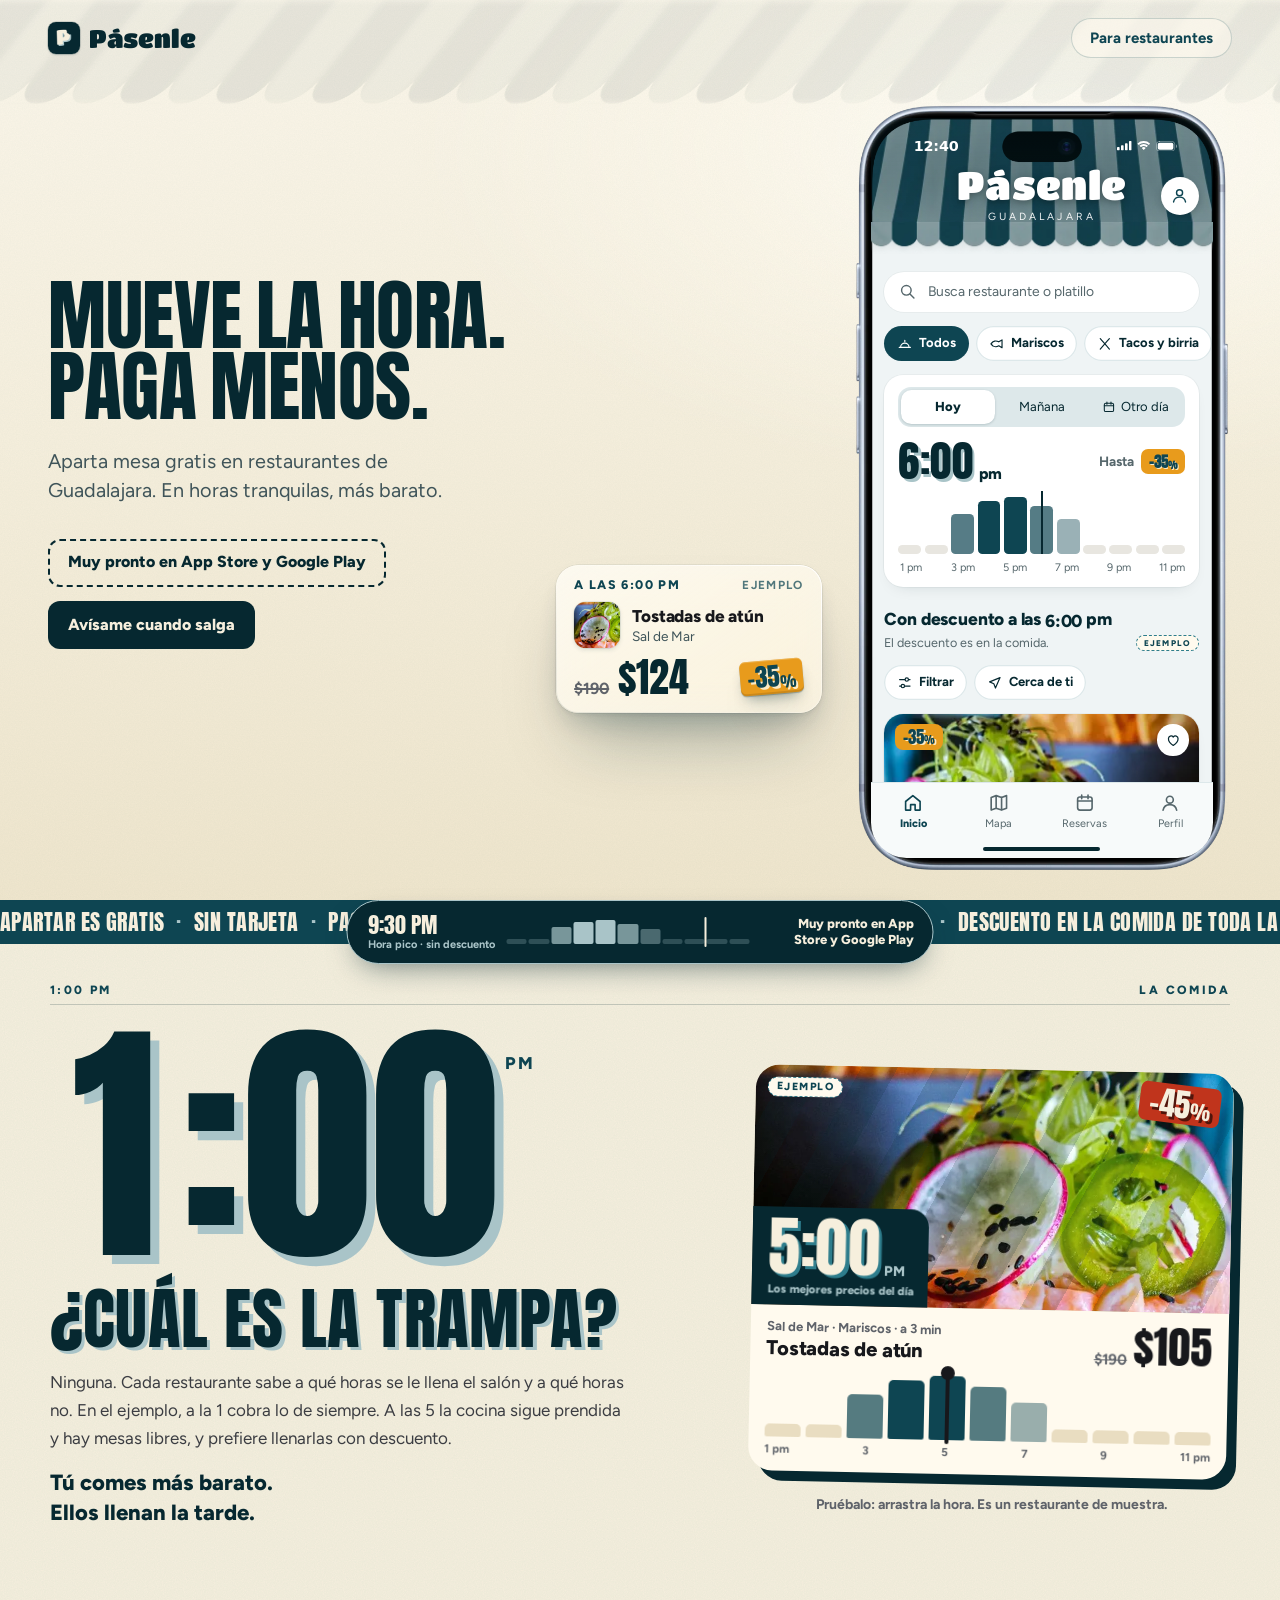
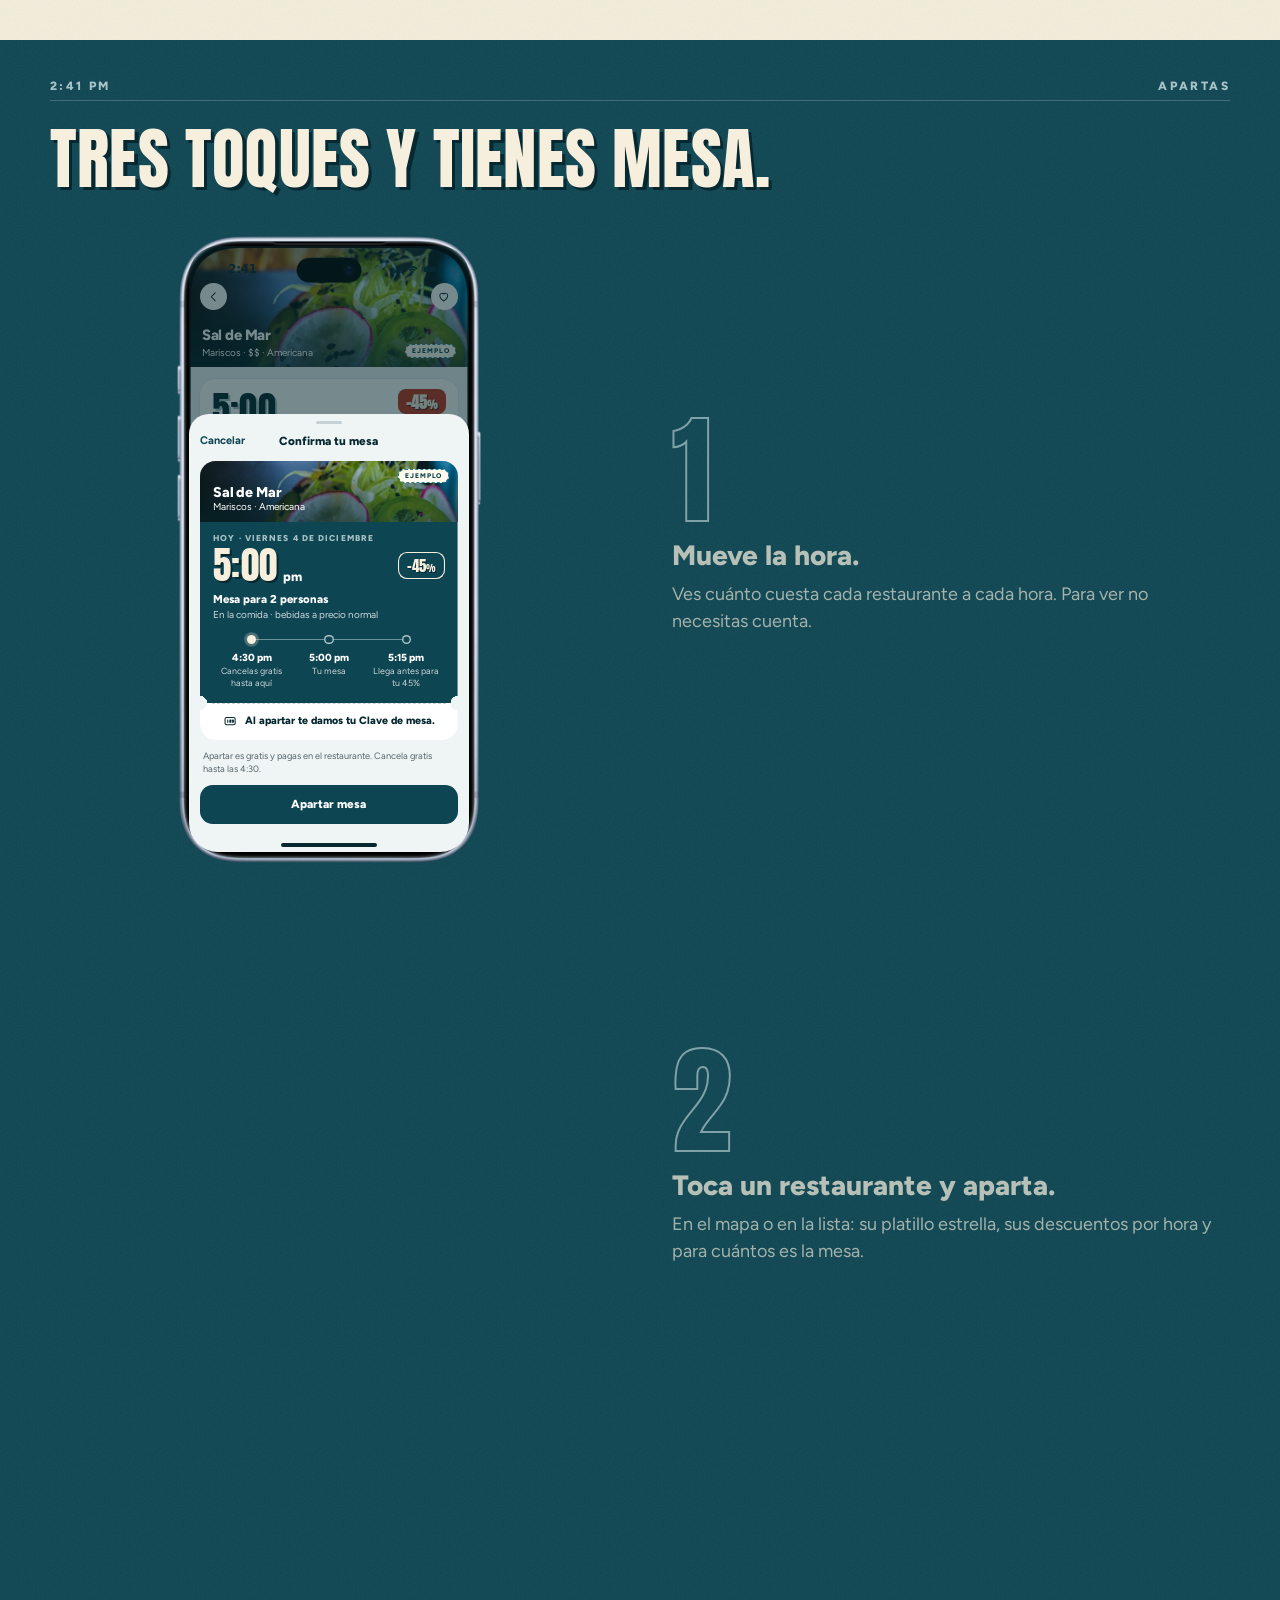
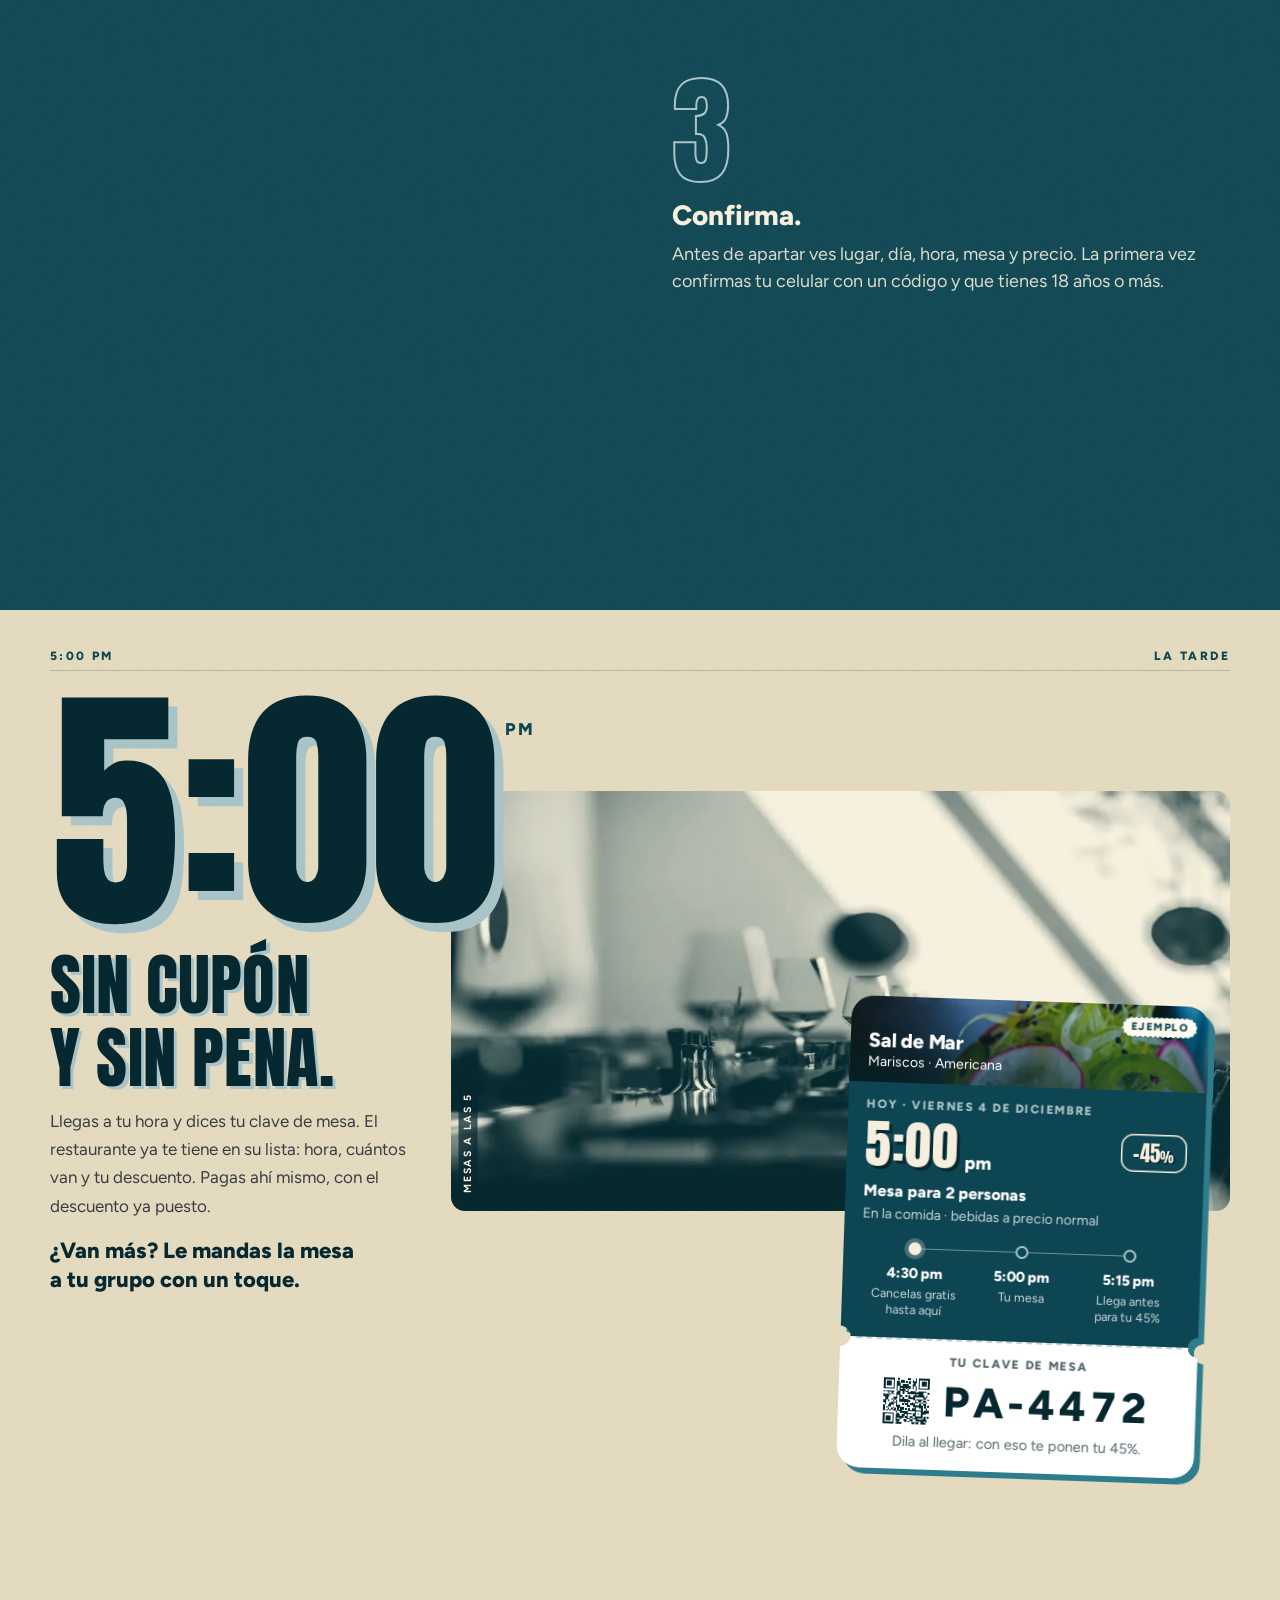
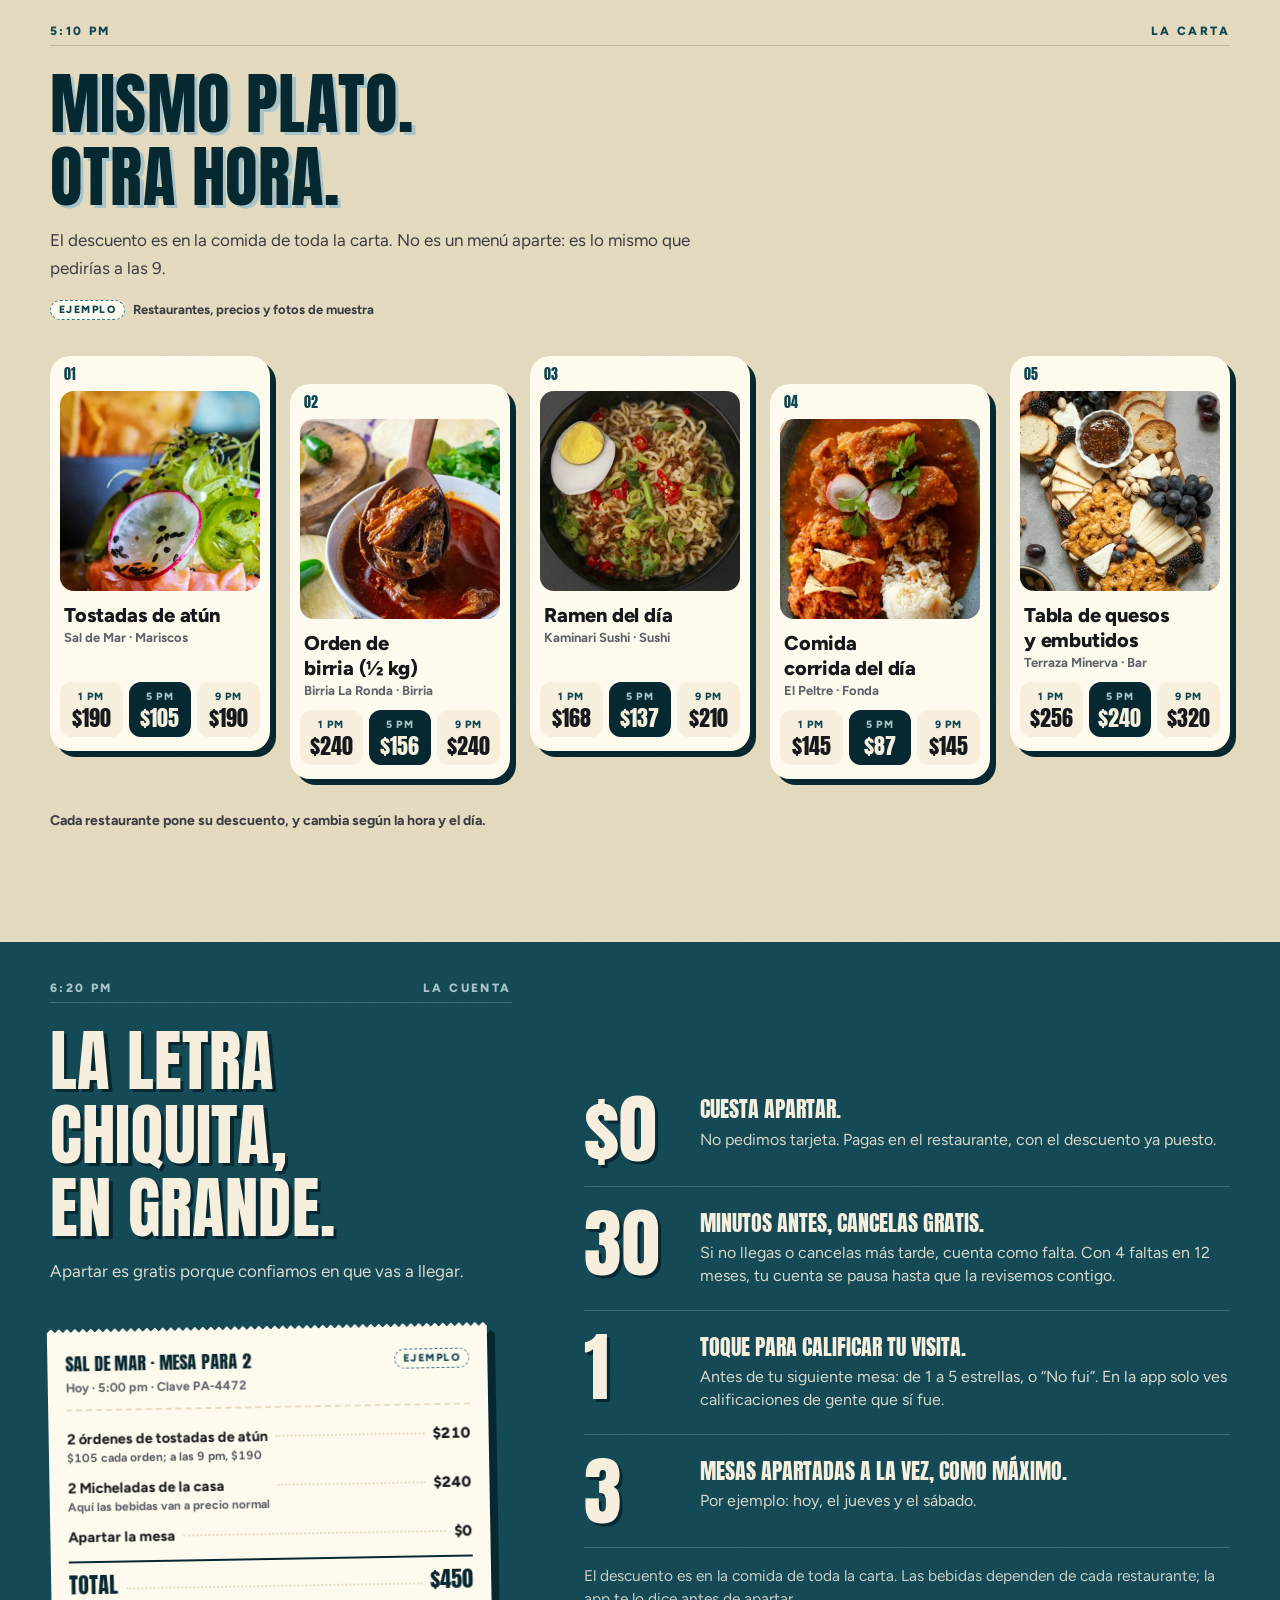
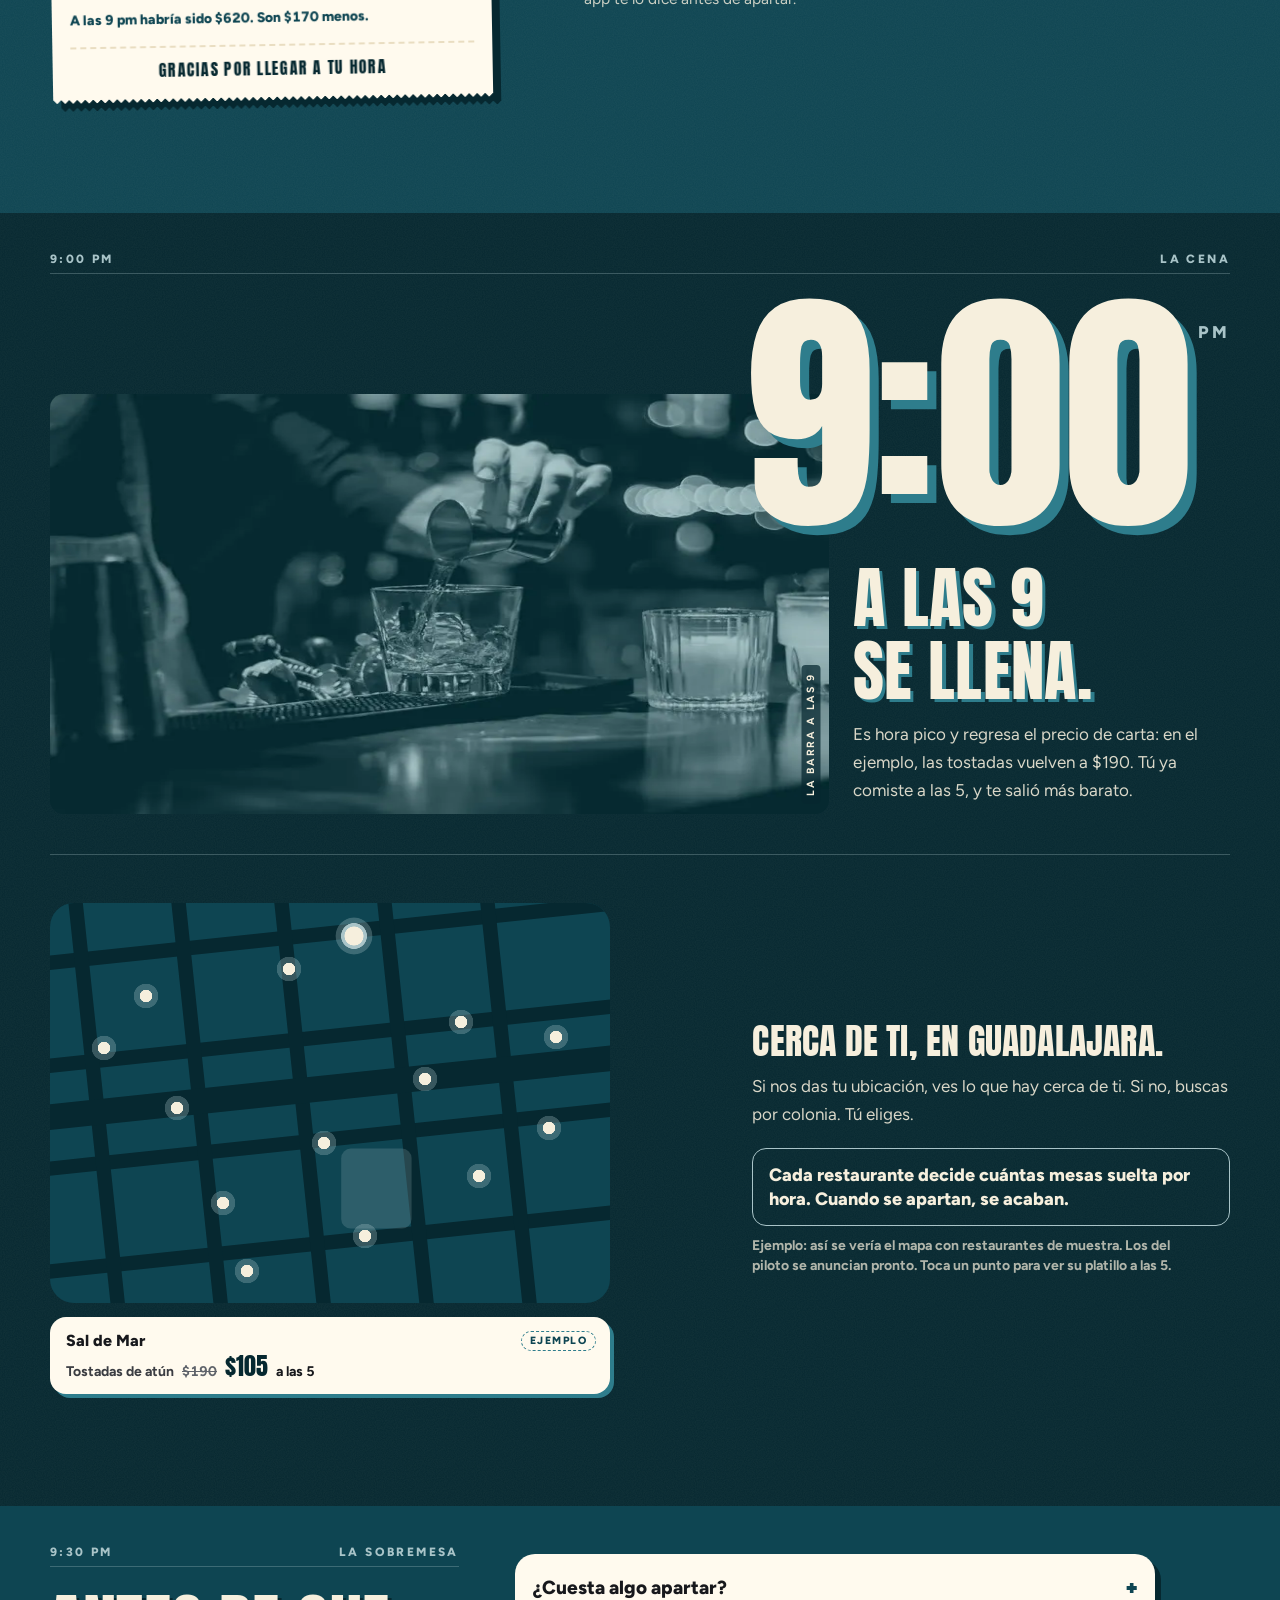
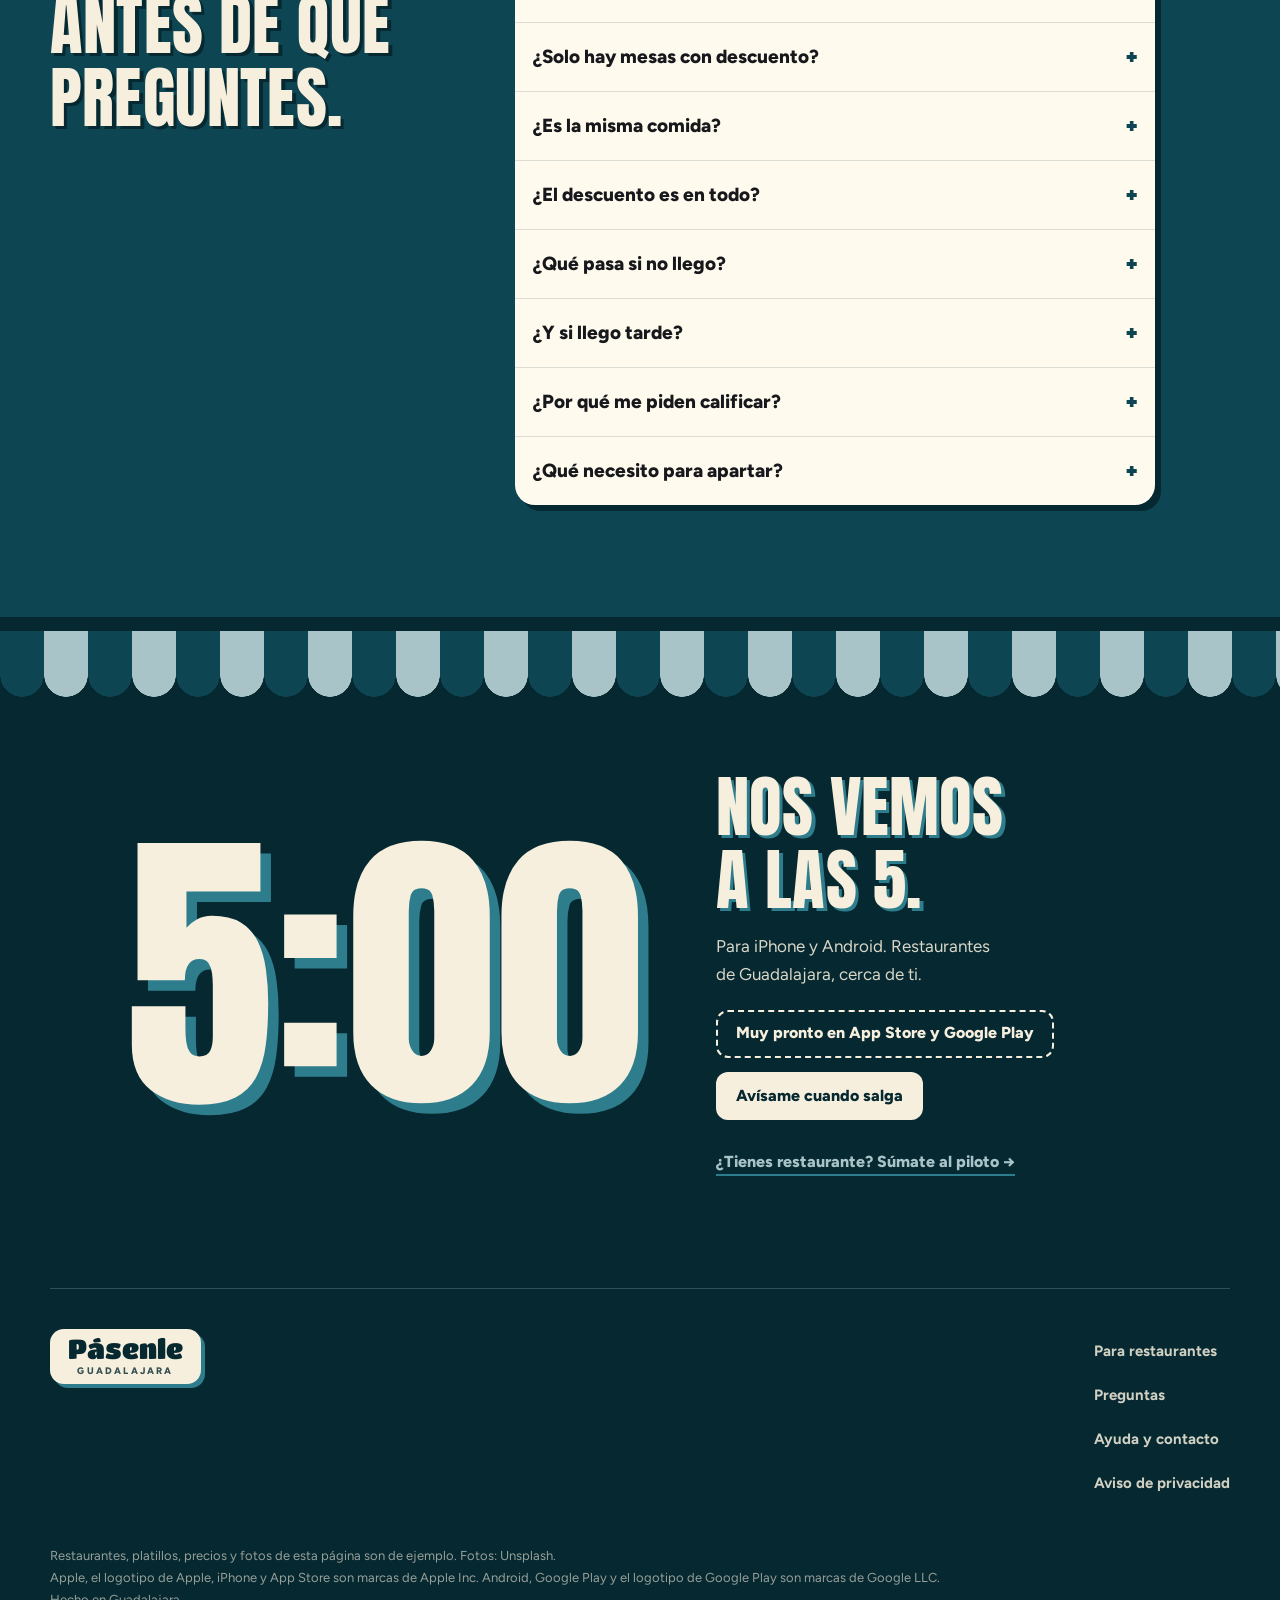
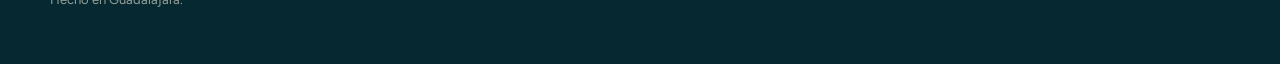
<file: index.html>
<!doctype html>
<html lang="es-MX">
<head>
<meta charset="utf-8">
<script>
  document.documentElement.classList.add('js');
  if (!matchMedia('(prefers-reduced-motion: reduce)').matches) document.documentElement.classList.add('recorre');
  // en el reloj pegado del celular cabe una sola insignia: la de la tienda de ese teléfono
  if (/Android/i.test(navigator.userAgent)) document.documentElement.classList.add('android');
</script>
<meta name="viewport" content="width=device-width, initial-scale=1, viewport-fit=cover">
<meta name="theme-color" content="#F7F1E3">
<title>Pásenle · Aparta mesa en Guadalajara y paga menos</title>
<meta name="description" content="Aparta mesa en restaurantes de Guadalajara. En las horas tranquilas, muchos bajan el precio de su comida. Apartas gratis, sin tarjeta, y pagas en el restaurante.">
<!-- og:url y og:image con la dirección absoluta (WhatsApp no lee rutas relativas) -->
<meta property="og:url" content="https://pasenle.com/">
<link rel="canonical" href="https://pasenle.com/">
<meta property="og:type" content="website">
<meta property="og:locale" content="es_MX">
<meta property="og:site_name" content="Pásenle">
<meta property="og:title" content="Pásenle · Mueve la hora, paga menos">
<meta property="og:description" content="Aparta mesa gratis en restaurantes de Guadalajara. En las horas tranquilas, más barato. Sin tarjeta: pagas allá.">
<meta property="og:image" content="https://pasenle.com/img/compartir.jpg?v=2">
<meta property="og:image:type" content="image/jpeg">
<meta property="og:image:width" content="1200">
<meta property="og:image:height" content="630">
<meta property="og:image:alt" content="Pásenle. Mueve la hora, paga menos. Ejemplo: a las 5 de la tarde, unas tostadas de atún bajan de $190 a $105.">
<meta name="twitter:card" content="summary_large_image">
<meta name="twitter:image:alt" content="Pásenle. Mueve la hora, paga menos. Ejemplo: a las 5 de la tarde, unas tostadas de atún bajan de $190 a $105.">
<link rel="apple-touch-icon" href="img/icono-180.png">
<link rel="icon" type="image/png" sizes="96x96" href="img/icono-96.png">
<link rel="icon" type="image/png" sizes="180x180" href="img/icono-180.png">
<!-- para Google: el nombre del sitio y su logo en los resultados -->
<script type="application/ld+json">{"@context":"https://schema.org","@graph":[{"@type":"WebSite","@id":"https://pasenle.com/#sitio","url":"https://pasenle.com/","name":"Pásenle","inLanguage":"es-MX","publisher":{"@id":"https://pasenle.com/#marca"}},{"@type":"Organization","@id":"https://pasenle.com/#marca","name":"Pásenle","url":"https://pasenle.com/","logo":"https://pasenle.com/img/icono-180.png","areaServed":{"@type":"City","name":"Guadalajara"}}]}</script>
<link rel="preload" href="fuentes/Anton-Regular.woff2" as="font" type="font/woff2" crossorigin>
<link rel="preload" href="fuentes/Figtree-ExtraBold.woff2" as="font" type="font/woff2" crossorigin>
<link rel="preload" href="fuentes/TitanOne-Regular.woff2" as="font" type="font/woff2" crossorigin>
<link rel="stylesheet" href="css/sitio.css">
<link rel="stylesheet" href="css/comensal.css">
<link rel="stylesheet" href="css/app.css">
</head>
<body class="papel">
<!-- iconos de las pantallas de la app (css/app.css), una sola vez -->
<svg class="ap-sprite" aria-hidden="true" focusable="false">
  <symbol id="ap-inicio" viewBox="0 0 24 24"><path d="M4 10.5 12 4l8 6.5V20h-5.5v-6h-5v6H4z"/></symbol>
  <symbol id="ap-mapa" viewBox="0 0 24 24"><path d="M9 4 3.5 6v14L9 18l6 2 5.5-2V4L15 6zM9 4v14M15 6v14"/></symbol>
  <symbol id="ap-cal" viewBox="0 0 24 24"><rect x="4" y="5.5" width="16" height="14.5" rx="2.5"/><path d="M4 10h16M8.5 3.5v4M15.5 3.5v4"/></symbol>
  <symbol id="ap-perfil" viewBox="0 0 24 24"><circle cx="12" cy="8.5" r="3.8"/><path d="M4.5 20c.8-3.8 3.9-6 7.5-6s6.7 2.2 7.5 6"/></symbol>
  <symbol id="ap-lupa" viewBox="0 0 24 24"><circle cx="10.5" cy="10.5" r="6"/><path d="m15 15 5 5"/></symbol>
  <symbol id="ap-filtros" viewBox="0 0 24 24"><path d="M4 7h8M18 7h2M4 17h2M12 17h8"/><circle cx="15" cy="7" r="2.6"/><circle cx="9" cy="17" r="2.6"/></symbol>
  <symbol id="ap-cerca" viewBox="0 0 24 24"><path d="M20 4 4 10.5l6.5 3L13 20z"/></symbol>
  <symbol id="ap-corazon" viewBox="0 0 24 24"><path d="M12 19.5s-7-4.3-7-9.7A3.9 3.9 0 0 1 12 7.3a3.9 3.9 0 0 1 7 2.5c0 5.4-7 9.7-7 9.7z"/></symbol>
  <symbol id="ap-atras" viewBox="0 0 24 24"><path d="m14.5 5-7 7 7 7"/></symbol>
  <symbol id="ap-abajo" viewBox="0 0 24 24"><path d="m6 9.5 6 6 6-6"/></symbol>
  <symbol id="ap-campana" viewBox="0 0 24 24"><path d="M3.5 17.5h17M5.5 17.5a6.5 6.5 0 0 1 13 0M12 8.5V6.5"/></symbol>
  <symbol id="ap-pez" viewBox="0 0 24 24"><path d="M3 12c3-4.5 8-5.5 12-3l5-3v12l-5-3c-4 2.5-9 1.5-12-3z"/></symbol>
  <symbol id="ap-cubiertos" viewBox="0 0 24 24"><path d="m5 4 14 16M19 4 5 20"/></symbol>
  <symbol id="ap-clave" viewBox="0 0 24 24"><rect x="3.5" y="6" width="17" height="12" rx="2.5"/><path d="M8 10v4M11.5 10h2v2h-2v2h2M16 10h1.5v4H16M16 12h1.5"/></symbol>
  <symbol id="s-senal" viewBox="0 0 17 11"><rect x="0" y="7" width="3" height="4" rx=".8"/><rect x="4.6" y="5" width="3" height="6" rx=".8"/><rect x="9.2" y="2.6" width="3" height="8.4" rx=".8"/><rect x="13.8" y="0" width="3" height="11" rx=".8"/></symbol>
  <symbol id="s-wifi" viewBox="0 0 15.5 11"><path d="M7.75 2.3c2.1 0 4.02.8 5.46 2.13a.4.4 0 0 0 .56-.01l1.04-1.05a.4.4 0 0 0 0-.57A10.1 10.1 0 0 0 7.75 0 10.1 10.1 0 0 0 .69 2.8a.4.4 0 0 0 0 .57l1.04 1.05a.4.4 0 0 0 .56.01A7.9 7.9 0 0 1 7.75 2.3Zm0 3.45c1.13 0 2.17.42 2.97 1.12a.4.4 0 0 0 .55-.01l1.05-1.05a.4.4 0 0 0-.01-.58 6.6 6.6 0 0 0-9.12 0 .4.4 0 0 0-.01.58l1.05 1.05a.4.4 0 0 0 .55.01 4.5 4.5 0 0 1 2.97-1.12Zm2.03 2.63a.4.4 0 0 0-.02-.58 3.06 3.06 0 0 0-4.02 0 .4.4 0 0 0-.02.58l1.73 1.74a.4.4 0 0 0 .57 0Z"/></symbol>
  <symbol id="s-pila" viewBox="0 0 25 12"><rect x=".5" y=".5" width="21" height="11" rx="3.3" fill="none" stroke="currentColor" stroke-opacity=".4" stroke-width="1"/><rect x="2" y="2" width="18" height="8" rx="2"/><path d="M23 4v4c.8-.3 1.3-1.1 1.3-2S23.8 4.3 23 4Z" fill-opacity=".45"/></symbol>
</svg>
<header class="barra">
  <div class="barra__in">
    <a class="barra__logo" href="index.html" aria-label="Pásenle, inicio"><img src="img/icono-96.png" width="28" height="28" alt=""><b data-nombre>Pásenle</b></a>
    <a class="barra__liga" href="restaurantes.html">Para restaurantes</a>
  </div>
</header>

<main>
<!-- PRIMERA PANTALLA · la barra, título, lema, la insignia y la app en el teléfono a las 5, con el precio flotando en vidrio -->
<section class="portada" data-fondo="claro" aria-labelledby="t-portada">
  <div class="portada__luz" aria-hidden="true"></div>
  <div class="portada__persiana" aria-hidden="true"></div>
  <div class="portada__marco">
    <div class="portada__texto">
      <h1 class="portada__titulo" id="t-portada"><span class="l">Mueve la hora.</span><span class="l">Paga menos.</span></h1>
      <p class="portada__lema">Aparta mesa gratis en restaurantes<br class="portada__corte"> de <span data-ciudad>Guadalajara</span>. En horas<br class="portada__corte"> tranquilas, más barato.</p>
      <!-- insignias del App Store y de Google Play: toman SITIO.tienda y SITIO.play (js/sitio.js); sin esas ligas, sitio.js pone "Muy pronto" en su lugar -->
      <div class="tiendas portada__tiendas">
        <a class="insignia" data-tienda aria-label="Descárgalo en el App Store">
          <svg viewBox="0 0 24 24" aria-hidden="true"><path fill="currentColor" d="M12.152 6.896c-.948 0-2.415-1.078-3.96-1.04-2.04.027-3.91 1.183-4.961 3.014-2.117 3.675-.546 9.103 1.519 12.09 1.013 1.454 2.208 3.09 3.792 3.039 1.52-.065 2.09-.987 3.935-.987 1.831 0 2.35.987 3.96.948 1.637-.026 2.676-1.48 3.676-2.948 1.156-1.688 1.636-3.325 1.662-3.415-.039-.013-3.182-1.221-3.22-4.857-.026-3.04 2.48-4.494 2.597-4.559-1.429-2.09-3.623-2.324-4.39-2.376-2-.156-3.675 1.09-4.61 1.09zM15.53 3.83c.843-1.012 1.4-2.427 1.245-3.83-1.207.052-2.662.805-3.532 1.818-.78.896-1.454 2.338-1.273 3.714 1.338.104 2.715-.688 3.559-1.701"/></svg>
          <span><small>Descárgalo en el</small><b>App Store</b></span>
        </a>
        <a class="insignia play" data-play><img src="img/google-play.png" width="646" height="192" alt="Descargar en Google Play"></a>
      </div>
    </div>

    <div class="escena" id="escena" role="img" aria-label="La app en un iPhone. A las 5 de la tarde, las tostadas de atún de Sal de Mar bajan de $190 a $105, 45% menos. Ejemplo con restaurantes de muestra.">
      <!-- marco oficial de Apple (iPhone 18 Pro, Glacier), tal cual: sin sombra, sin reflejo, sin giro ni movimiento.
           La app va debajo, en el hueco de la pantalla; el marco trae la isla dinámica. -->
      <div class="iphone">
          <div class="pantalla" aria-hidden="true">
            <!-- el Inicio de la app (inicio.dart) como es desde el 10-nov: bruma, una columna y la tarjeta del riel. Estilos en css/app.css -->
            <div class="ap ap-inicio">
              <p class="ap-sis clara"><span>12:40</span><span><svg><use href="#s-senal"/></svg><svg><use href="#s-wifi"/></svg><svg><use href="#s-pila"/></svg></span></p>
              <div class="ap-toldo"><img src="img/portada/toldo-lona-700.webp" width="700" height="212" alt="" decoding="async"><img src="img/portada/toldo-faldon-700.webp" width="700" height="65" alt="" decoding="async">
                <p class="ap-marca"><b data-nombre>Pásenle</b><small data-ciudad>Guadalajara</small></p><span class="ap-perfil"><svg><use href="#ap-perfil"/></svg></span></div>
              <div class="ap-cuerpo">
                <p class="ap-busca"><svg><use href="#ap-lupa"/></svg>Busca restaurante o platillo</p>
                <p class="ap-cats"><span class="ap-chip si"><svg><use href="#ap-campana"/></svg>Todos</span><span class="ap-chip"><svg><use href="#ap-pez"/></svg>Mariscos</span><span class="ap-chip"><svg><use href="#ap-cubiertos"/></svg>Tacos y birria</span></p>
          <div class="ap-caja ap-riel">
            <p class="ap-seg"><span class="si">Hoy</span><span>Mañana</span><span><svg><use href="#ap-cal"/></svg>Otro día</span></p>
            <p class="ap-riel__fila"><span class="ap-hora"><b class="rueda" id="hApp">5:00</b><small>pm</small></span><span class="ap-hasta">Hasta <span class="sello t-guajillo" id="sApp"><span class="n rueda">-45</span><span class="pct">%</span></span></span></p>
            <!-- las horas con descuento de Sal de Mar (semilla): 25 40 45 35 20 de 3 a 7 pm; alto .3 + d/45·.7 y color al .42 / .70 / 1 (piezas.dart) -->
            <div class="ap-barras" id="aRiel">
              <i class="v"></i><i class="v"></i><i style="--h:.689;--o:.7"></i><i style="--h:.922;--o:1"></i><i style="--h:1;--o:1"></i><i style="--h:.844;--o:.7"></i>
              <i style="--h:.611;--o:.42"></i><i class="v"></i><i class="v"></i><i class="v"></i><i class="v"></i><u></u>
            </div>
            <p class="ap-horas"><span>1 pm</span><span>3 pm</span><span>5 pm</span><span>7 pm</span><span>9 pm</span><span>11 pm</span></p>
          </div>
                <p class="ap-tit"><b>Con descuento a las <span class="rueda" id="tApp">5:00</span> pm</b></p>
                <p class="ap-sub">El descuento es en la comida.<span class="ejemplo">Ejemplo</span></p>
                <p class="ap-filtros"><span class="ap-chip"><svg><use href="#ap-filtros"/></svg>Filtrar</span><span class="ap-chip"><svg><use href="#ap-cerca"/></svg>Cerca de ti</span></p>
                <!-- data-desc: descuento de Sal de Mar de la 1 a las 11 pm (semilla.dart) -->
                <div class="ap-caja ap-tarjeta" data-desc="0 0 25 40 45 35 20 0 0 0 0">
                  <div class="ap-foto"><img src="img/portada/salmar_1-espejo-320.webp" width="320" height="240" alt="" decoding="async"><span class="sello t-guajillo"><span class="n">-45</span><span class="pct">%</span></span><span class="ap-corazon"><svg><use href="#ap-corazon"/></svg></span></div>
                </div>
              </div>
              <p class="ap-tabs"><span class="si"><svg><use href="#ap-inicio"/></svg>Inicio</span><span><svg><use href="#ap-mapa"/></svg>Mapa</span><span><svg><use href="#ap-cal"/></svg>Reservas</span><span><svg><use href="#ap-perfil"/></svg>Perfil</span></p>
              <i class="ap-home"></i>
            </div>
          </div>
        <img class="iphone__marco" src="img/portada/iphone-18-pro-700.webp"
          srcset="img/portada/iphone-18-pro-700.webp 700w, img/portada/iphone-18-pro-1000.webp 1000w, img/portada/iphone-18-pro-1350.webp 1350w"
          sizes="(min-width: 960px) 420px, (max-width: 453px) 64vw, 290px" width="1350" height="2760" alt="" fetchpriority="high">
      </div>

      <div class="vidrio">
        <p class="vidrio__hora"><span>A las <span class="rueda" id="hVid">5:00</span> pm</span><em>Ejemplo</em></p>
        <div class="vidrio__plato"><img src="img/portada/tostadas.webp" width="88" height="88" alt="" decoding="async"><div><b>Tostadas de atún</b><small>Sal de Mar</small></div></div>
        <p class="vidrio__precio"><s>$190</s><b class="rueda" id="pVid">$105</b><span class="sello t-guajillo vidrio__sello" id="sVid"><span class="n rueda">-45</span><span class="pct">%</span></span></p>
      </div>
    </div>
  </div>
</section>

<!-- Cinta (espec 6.2): va entre la portada y "Pruébalo", las dos crema; la franja azul marca el corte -->
<div class="cinta" data-fondo="oscuro" tabindex="0">
  <div class="cinta__pista">
    <p>Apartar es gratis<b>·</b>Sin tarjeta<b>·</b>Pagas en el restaurante<b>·</b>En las horas tranquilas, más barato<b>·</b>Descuento en la comida de toda la carta<b>·</b>Cerca de ti, en <span data-ciudad>Guadalajara</span><b>·</b></p>
    <p aria-hidden="true">Apartar es gratis<b>·</b>Sin tarjeta<b>·</b>Pagas en el restaurante<b>·</b>En las horas tranquilas, más barato<b>·</b>Descuento en la comida de toda la carta<b>·</b>Cerca de ti, en <span data-ciudad>Guadalajara</span><b>·</b></p>
  </div>
</div>

<!-- ESCENA 1 · 1:00 PM · La comida (espec 6.1 y 6.3, juntas): la trampa y la prueba, la mesa con el riel de horas -->
<section class="edicion prueba papel" data-hora="13:00" data-fondo="claro" aria-labelledby="t-trampa">
  <div class="envoltura">
    <p class="folio"><span>1:00 PM</span><span>La comida</span></p>
    <p class="edicion__hora" aria-hidden="true"><b><span class="d">1</span>:00</b><small>PM</small></p>
    <div class="prueba__mesa">
  <div class="mesa entra" id="mesa" style="--sol:1;--noche:0" role="group" aria-label="Ejemplo con un restaurante de muestra">
    <div class="mesa__foto">
      <img src="img/platos/salmar_1.webp" width="800" height="600" alt="Pescado crudo con rábano, jalapeño y ajonjolí" decoding="async">
      <i class="mesa__sombra" aria-hidden="true"></i>
      <span class="ejemplo mesa__ejemplo">Ejemplo</span>
      <span class="sello t-guajillo mesa__sello" id="sello" data-vivo>-45<span class="pct">%</span></span>
      <p class="placa" data-vivo><b class="rotulo" id="hora">5:00</b><span>PM</span><small id="estado">Los mejores precios del día</small></p>
    </div>
    <div class="mesa__plato">
      <div><p class="mesa__lugar">Sal de Mar · Mariscos · a&nbsp;3&nbsp;min</p><p class="mesa__nombre">Tostadas de atún</p></div>
      <p class="mesa__precio" data-vivo><s id="antes">$190</s> <b class="rotulo" id="ahora">$105</b></p>
    </div>
    <div class="riel" id="riel" style="--p:.4091">
      <div class="riel__barras" aria-hidden="true">
        <i class="sin" style="height:20%"></i><i class="sin" style="height:20%"></i>
        <i style="height:69%;opacity:.7"></i><i style="height:92%"></i><i style="height:100%"></i>
        <i style="height:84%;opacity:.7"></i><i style="height:61%;opacity:.42"></i>
        <i class="sin" style="height:20%"></i><i class="sin" style="height:20%"></i><i class="sin" style="height:20%"></i><i class="sin" style="height:20%"></i>
      </div>
      <div class="riel__aguja" id="aguja" data-vivo></div>
      <span class="riel__pista solo-js" id="pista" aria-hidden="true">Arrastra la hora</span>
      <div class="riel__horas" aria-hidden="true"><span>1 pm</span><span>3</span><span>5</span><span>7</span><span>9</span><span>11 pm</span></div>
    </div>
  </div>
      <p class="nota">Pruébalo<span class="solo-js">: arrastra la hora</span>. Es un restaurante de muestra.</p>
    </div>
    <div class="edicion__texto">
      <h2 class="titulo" id="t-trampa">¿Cuál es la trampa?</h2>
      <p class="texto">Ninguna. Cada restaurante sabe a qué horas se le llena el salón y a qué horas no. En el ejemplo, a la 1 cobra lo de siempre. A las 5 la cocina sigue prendida y hay mesas libres, y prefiere llenarlas con descuento.</p>
      <p class="remate">Tú comes más barato. Ellos llenan la tarde.</p>
    </div>
  </div>
</section>

<!-- ESCENA 3 · 2:41 PM · Apartas (espec 6.4) -->
<section class="apartas moteado" data-hora="14:41" data-fondo="oscuro" aria-labelledby="t-apartas">
  <div class="envoltura">
    <p class="folio"><span>2:41 PM</span><span>Apartas</span></p>
    <h2 class="titulo" id="t-apartas">Tres toques y tienes mesa.</h2>
  </div>
  <div class="apartas__obra">
    <div class="apartas__marco envoltura">
      <!-- pantallas de la app reconstruidas en HTML, con datos de la semilla, bajo el marco oficial del iPhone (tal cual y quieto) -->
      <!-- pantallas de la app reconstruidas en HTML (css/app.css), con datos de la semilla, bajo el marco oficial del iPhone (tal cual y quieto) -->
      <div class="tel iphone" aria-hidden="true" inert>
        <div class="tel__pantalla" id="tel" data-paso="1">
          <div class="ap">
            <p class="ap-sis"><span>2:41</span><span><svg><use href="#s-senal"/></svg><svg><use href="#s-wifi"/></svg><svg><use href="#s-pila"/></svg></span></p>

            <!-- paso 1 · Inicio, ya deslizado: el riel de horas y la tarjeta del restaurante -->
            <div class="capa capa--lista ap-inicio abajo">
              <div class="ap-cuerpo">
          <div class="ap-caja ap-riel">
            <p class="ap-seg"><span class="si">Hoy</span><span>Mañana</span><span><svg><use href="#ap-cal"/></svg>Otro día</span></p>
            <p class="ap-riel__fila"><span class="ap-hora"><b>5:00</b><small>pm</small></span><span class="ap-hasta">Hasta <span class="sello t-guajillo">-45<span class="pct">%</span></span></span></p>
            <!-- las horas con descuento de Sal de Mar (semilla): 25 40 45 35 20 de 3 a 7 pm; alto .3 + d/45·.7 y color al .42 / .70 / 1 (piezas.dart) -->
            <div class="ap-barras">
              <i class="v"></i><i class="v"></i><i style="--h:.689;--o:.7"></i><i style="--h:.922;--o:1"></i><i style="--h:1;--o:1"></i><i style="--h:.844;--o:.7"></i>
              <i style="--h:.611;--o:.42"></i><i class="v"></i><i class="v"></i><i class="v"></i><i class="v"></i><u></u>
            </div>
            <p class="ap-horas"><span>1 pm</span><span>3 pm</span><span>5 pm</span><span>7 pm</span><span>9 pm</span><span>11 pm</span></p>
          </div>
                <p class="ap-tit"><b>Con descuento a las 5:00 pm</b></p>
                <p class="ap-sub">El descuento es en la comida.<span class="ejemplo">Ejemplo</span></p>
                <p class="ap-filtros"><span class="ap-chip"><svg><use href="#ap-filtros"/></svg>Filtrar</span><span class="ap-chip"><svg><use href="#ap-cerca"/></svg>Cerca de ti</span></p>
                <div class="ap-caja ap-tarjeta">
                  <div class="ap-foto"><img src="img/platos/salmar_1.webp" width="800" height="600" alt="" loading="lazy" decoding="async"><span class="sello t-guajillo">-45<span class="pct">%</span></span><span class="ap-corazon"><svg><use href="#ap-corazon"/></svg></span></div>
                  <div class="ap-tcuerpo"><b>Sal de Mar</b><small>Mariscos · $$ · Americana</small>
                    <p class="ap-cuando"><span>5:00<i class="sello t-guajillo">-45<span class="pct">%</span></i></span><span>6:00<i class="sello t-mango">-35<span class="pct">%</span></i></span><span>7:00<i class="sello t-petroleo">-20<span class="pct">%</span></i></span></p>
                  </div>
                </div>
              </div>
              <p class="ap-tabs"><span class="si"><svg><use href="#ap-inicio"/></svg>Inicio</span><span><svg><use href="#ap-mapa"/></svg>Mapa</span><span><svg><use href="#ap-cal"/></svg>Reservas</span><span><svg><use href="#ap-perfil"/></svg>Perfil</span></p>
            </div>

            <!-- paso 2 · la ficha del restaurante: sus horas, su carta con el precio de esa hora y para cuántos -->
            <div class="capa capa--ficha">
              <div class="ap-ffoto"><img src="img/platos/salmar_1.webp" width="800" height="600" alt="" loading="lazy" decoding="async"><span class="ap-redondo izq"><svg><use href="#ap-atras"/></svg></span><span class="ap-redondo der"><svg><use href="#ap-corazon"/></svg></span>
                <p class="ap-fnom"><b>Sal de Mar</b><small>Mariscos · $$ · Americana</small><span class="ejemplo">Ejemplo</span></p></div>
              <div class="ap-fcuerpo">
                <div class="ap-caja ap-fhora">
                  <p><span class="ap-hora"><b>5:00</b><small>pm</small></span><span class="ap-ensello"><span class="sello t-guajillo">-45<span class="pct">%</span></span><small>en la comida</small></span></p>
                  <p class="ap-fichas"><span>4:00<i class="sello t-mango">-40<span class="pct">%</span></i></span><span class="si">5:00<i class="sello contorno">-45<span class="pct">%</span></i></span><span>6:00<i class="sello t-mango">-35<span class="pct">%</span></i></span><span>7:00<i class="sello t-petroleo">-20<span class="pct">%</span></i></span></p>
                </div>
                <p class="ap-h">La carta a las 5:00 pm</p>
                <div class="ap-caja ap-carta">
                  <p><span>Tostadas de atún</span><s>$190</s><b>$105</b></p>
                  <p><span>Aguachile verde</span><s>$245</s><b>$135</b></p>
                  <p><span>Michelada de la casa</span><small>precio normal</small><b>$120</b></p>
                </div>
                <p class="ap-nota">El 45% va en la comida; las bebidas, a precio normal.</p>
              </div>
              <div class="ap-fpie"><p><span class="ap-pildora">Hoy<svg><use href="#ap-abajo"/></svg></span>Personas<i>−</i>2<i>+</i></p><span class="ap-boton">Apartar mesa · 5:00 pm <span class="sello contorno">-45<span class="pct">%</span></span></span></div>
            </div>

            <!-- paso 3 · "Confirma tu mesa": el boleto con el día, la hora, la mesa y hasta cuándo cancelas o llegas -->
            <div class="ap-velo"></div>
            <div class="ap-hoja">
              <i class="ap-asa"></i>
              <p class="ap-hcabeza"><span>Cancelar</span><b>Confirma tu mesa</b></p>
              <div class="boleto">
              <div class="boleto__foto"><img src="img/platos/salmar_1.webp" width="800" height="600" alt="" loading="lazy" decoding="async"><p><b>Sal de Mar</b><small>Mariscos · Americana</small></p><span class="ejemplo">Ejemplo</span></div>
              <div class="boleto__cuerpo">
                <p class="boleto__dia">Hoy · a las cinco</p>
                <p class="boleto__hora"><span class="ap-hora"><b>5:00</b><small>pm</small></span><span class="sello contorno">-45<span class="pct">%</span></span></p>
                <p class="boleto__mesa"><b>Mesa para 2 personas</b><small>En la comida · bebidas a precio normal</small></p>
                <ol class="boleto__linea"><li><b>4:30 pm</b><span>Cancelas gratis hasta aquí</span></li><li><b>5:00 pm</b><span>Tu mesa</span></li><li><b>5:15 pm</b><span>Llega antes para tu 45%</span></li></ol>
              </div>
              <p class="boleto__talon corto"><svg><use href="#ap-clave"/></svg>Al apartar te damos tu Clave de mesa.</p>
              </div>
              <p class="ap-nota">Apartar es gratis y pagas en el restaurante. Cancela gratis hasta las 4:30.</p>
              <span class="ap-boton">Apartar mesa</span>
            </div>
            <i class="ap-home"></i>
          </div>
        </div>
        <img class="iphone__marco" src="img/portada/iphone-18-pro-700.webp"
          srcset="img/portada/iphone-18-pro-700.webp 700w, img/portada/iphone-18-pro-1000.webp 1000w, img/portada/iphone-18-pro-1350.webp 1350w"
          sizes="310px" width="1350" height="2760" alt="" loading="lazy" decoding="async">
      </div>
      <ol class="apartas__pasos">
        <li class="paso activo" data-paso="1"><span class="paso__num rotulo">1</span><h3>Mueve la hora.</h3><p>Ves cuánto cuesta cada restaurante a cada hora. Para ver no necesitas cuenta.</p></li>
        <li class="paso" data-paso="2"><span class="paso__num rotulo">2</span><h3>Toca un restaurante y aparta.</h3><p>En el mapa o en la lista: su platillo estrella, sus descuentos por hora y para cuántos es la mesa.</p></li>
        <li class="paso" data-paso="3"><span class="paso__num rotulo">3</span><h3>Confirma.</h3><p>Antes de apartar ves lugar, día, hora, mesa y precio. La primera vez confirmas tu celular con un código y que tienes 18 años o más.</p></li>
      </ol>
      <p class="apartas__avance" aria-hidden="true"><i class="si"></i><i></i><i></i></p>
    </div>
    <div class="apartas__hitos" aria-hidden="true"><i data-paso="1"></i><i data-paso="2"></i><i data-paso="3"></i></div>
  </div>
</section>

<!-- ESCENA 4 · 5:00 PM · La tarde (espec 6.5): el boleto de la app, con su clave y su QR -->
<section class="edicion edicion--tarde papel" data-hora="17:00" data-fondo="claro" aria-labelledby="t-pena">
  <div class="envoltura">
    <p class="folio"><span>5:00 PM</span><span>La tarde</span></p>
    <p class="edicion__hora" aria-hidden="true"><b data-voltea="1"><span class="d">5</span>:00</b><small>PM</small></p>
    <figure class="edicion__foto entra">
      <img src="img/ciudad/cinco.webp" width="800" height="600" alt="Mesas puestas con luz de la tarde entrando por la ventana" loading="lazy" decoding="async">
      <figcaption class="pie-v">Mesas a las 5</figcaption>
    </figure>
    <div class="edicion__dato entra">
      <div class="boleto boleto--pagina" role="group" aria-label="Boleto de ejemplo: Sal de Mar, hoy a las 5:00 pm, mesa para 2 personas, 45% menos en la comida">
              <div class="boleto__foto"><img src="img/platos/salmar_1.webp" width="800" height="600" alt="" loading="lazy" decoding="async"><p><b>Sal de Mar</b><small>Mariscos · Americana</small></p><span class="ejemplo">Ejemplo</span></div>
              <div class="boleto__cuerpo">
                <p class="boleto__dia">Hoy · a las cinco</p>
                <p class="boleto__hora"><span class="ap-hora"><b>5:00</b><small>pm</small></span><span class="sello contorno">-45<span class="pct">%</span></span></p>
                <p class="boleto__mesa"><b>Mesa para 2 personas</b><small>En la comida · bebidas a precio normal</small></p>
                <ol class="boleto__linea"><li><b>4:30 pm</b><span>Cancelas gratis hasta aquí</span></li><li><b>5:00 pm</b><span>Tu mesa</span></li><li><b>5:15 pm</b><span>Llega antes para tu 45%</span></li></ol>
              </div>
              <div class="boleto__talon"><small>Tu clave de mesa</small>
                <p class="boleto__clave"><svg class="qr" viewBox="0 0 29 29" shape-rendering="crispEdges" aria-hidden="true"><path d="M0 0h7v1h-7zM9 0h1v1h-1zM15 0h2v1h-2zM20 0h1v1h-1zM22 0h7v1h-7zM0 1h1v1h-1zM6 1h1v1h-1zM11 1h2v1h-2zM18 1h1v1h-1zM20 1h1v1h-1zM22 1h1v1h-1zM28 1h1v1h-1zM0 2h1v1h-1zM2 2h3v1h-3zM6 2h1v1h-1zM8 2h2v1h-2zM11 2h2v1h-2zM14 2h1v1h-1zM16 2h1v1h-1zM18 2h3v1h-3zM22 2h1v1h-1zM24 2h3v1h-3zM28 2h1v1h-1zM0 3h1v1h-1zM2 3h3v1h-3zM6 3h1v1h-1zM8 3h3v1h-3zM16 3h1v1h-1zM19 3h1v1h-1zM22 3h1v1h-1zM24 3h3v1h-3zM28 3h1v1h-1zM0 4h1v1h-1zM2 4h3v1h-3zM6 4h1v1h-1zM8 4h3v1h-3zM12 4h4v1h-4zM18 4h2v1h-2zM22 4h1v1h-1zM24 4h3v1h-3zM28 4h1v1h-1zM0 5h1v1h-1zM6 5h1v1h-1zM8 5h1v1h-1zM10 5h7v1h-7zM18 5h1v1h-1zM20 5h1v1h-1zM22 5h1v1h-1zM28 5h1v1h-1zM0 6h7v1h-7zM8 6h1v1h-1zM10 6h1v1h-1zM12 6h1v1h-1zM14 6h1v1h-1zM16 6h1v1h-1zM18 6h1v1h-1zM20 6h1v1h-1zM22 6h7v1h-7zM8 7h1v1h-1zM10 7h4v1h-4zM15 7h1v1h-1zM20 7h1v1h-1zM0 8h1v1h-1zM2 8h5v1h-5zM9 8h2v1h-2zM12 8h1v1h-1zM14 8h2v1h-2zM17 8h3v1h-3zM22 8h5v1h-5zM3 9h1v1h-1zM5 9h1v1h-1zM8 9h3v1h-3zM12 9h1v1h-1zM15 9h10v1h-10zM28 9h1v1h-1zM0 10h1v1h-1zM2 10h1v1h-1zM4 10h1v1h-1zM6 10h1v1h-1zM8 10h3v1h-3zM20 10h1v1h-1zM22 10h3v1h-3zM0 11h4v1h-4zM8 11h1v1h-1zM10 11h2v1h-2zM14 11h1v1h-1zM16 11h1v1h-1zM19 11h7v1h-7zM27 11h1v1h-1zM1 12h2v1h-2zM6 12h3v1h-3zM10 12h1v1h-1zM12 12h1v1h-1zM16 12h4v1h-4zM25 12h2v1h-2zM1 13h2v1h-2zM5 13h1v1h-1zM7 13h1v1h-1zM10 13h6v1h-6zM19 13h1v1h-1zM21 13h4v1h-4zM28 13h1v1h-1zM0 14h2v1h-2zM3 14h1v1h-1zM6 14h1v1h-1zM8 14h1v1h-1zM10 14h7v1h-7zM20 14h1v1h-1zM22 14h2v1h-2zM25 14h2v1h-2zM0 15h2v1h-2zM5 15h1v1h-1zM7 15h2v1h-2zM13 15h1v1h-1zM15 15h1v1h-1zM18 15h1v1h-1zM20 15h2v1h-2zM24 15h1v1h-1zM27 15h1v1h-1zM1 16h1v1h-1zM4 16h3v1h-3zM8 16h1v1h-1zM12 16h1v1h-1zM14 16h2v1h-2zM17 16h3v1h-3zM23 16h1v1h-1zM25 16h2v1h-2zM0 17h1v1h-1zM3 17h2v1h-2zM8 17h3v1h-3zM15 17h2v1h-2zM19 17h6v1h-6zM26 17h1v1h-1zM28 17h1v1h-1zM0 18h1v1h-1zM2 18h1v1h-1zM6 18h1v1h-1zM9 18h4v1h-4zM20 18h1v1h-1zM23 18h2v1h-2zM26 18h1v1h-1zM0 19h1v1h-1zM3 19h1v1h-1zM5 19h1v1h-1zM7 19h1v1h-1zM9 19h1v1h-1zM11 19h2v1h-2zM14 19h1v1h-1zM16 19h1v1h-1zM18 19h3v1h-3zM24 19h1v1h-1zM27 19h1v1h-1zM0 20h1v1h-1zM2 20h1v1h-1zM4 20h1v1h-1zM6 20h2v1h-2zM9 20h3v1h-3zM16 20h9v1h-9zM26 20h3v1h-3zM8 21h1v1h-1zM11 21h5v1h-5zM20 21h1v1h-1zM24 21h5v1h-5zM0 22h7v1h-7zM9 22h1v1h-1zM13 22h5v1h-5zM19 22h2v1h-2zM22 22h1v1h-1zM24 22h3v1h-3zM0 23h1v1h-1zM6 23h1v1h-1zM8 23h3v1h-3zM12 23h2v1h-2zM15 23h1v1h-1zM19 23h2v1h-2zM24 23h1v1h-1zM0 24h1v1h-1zM2 24h3v1h-3zM6 24h1v1h-1zM8 24h5v1h-5zM14 24h2v1h-2zM17 24h2v1h-2zM20 24h5v1h-5zM26 24h1v1h-1zM28 24h1v1h-1zM0 25h1v1h-1zM2 25h3v1h-3zM6 25h1v1h-1zM8 25h1v1h-1zM11 25h1v1h-1zM15 25h2v1h-2zM19 25h3v1h-3zM25 25h2v1h-2zM0 26h1v1h-1zM2 26h3v1h-3zM6 26h1v1h-1zM8 26h3v1h-3zM13 26h2v1h-2zM17 26h2v1h-2zM21 26h7v1h-7zM0 27h1v1h-1zM6 27h1v1h-1zM9 27h1v1h-1zM14 27h1v1h-1zM16 27h1v1h-1zM18 27h1v1h-1zM20 27h1v1h-1zM22 27h1v1h-1zM24 27h2v1h-2zM27 27h1v1h-1zM0 28h7v1h-7zM8 28h4v1h-4zM18 28h2v1h-2zM21 28h2v1h-2zM24 28h3v1h-3z"/></svg><b id="clave" role="img" aria-label="PA-4472">PA-4472</b></p>
                <span>Dila al llegar: con eso te ponen tu 45%.</span></div>
      </div>
    </div>
    <div class="edicion__texto">
      <h2 class="titulo" id="t-pena">Sin cupón y sin pena.</h2>
      <p class="texto">Llegas a tu hora y dices tu clave de mesa. El restaurante ya te tiene en su lista: hora, cuántos van y tu descuento. Pagas ahí mismo, con el descuento ya puesto.</p>
      <p class="remate">¿Van más? Le mandas la mesa a tu grupo con un toque.</p>
    </div>
  </div>
</section>

<!-- ESCENA 5 · 5:10 PM · La carta (espec 6.6) -->
<section class="carta papel" data-hora="17:10" data-fondo="claro" aria-labelledby="t-carta">
  <div class="envoltura">
    <p class="folio"><span>5:10 PM</span><span>La carta</span></p>
    <h2 class="titulo" id="t-carta">Mismo plato.<br>Otra hora.</h2>
    <p class="texto">El descuento es en la comida de toda la carta. No es un menú aparte: es lo mismo que pedirías a las 9.</p>
    <p class="carta__guia"><span class="ejemplo">Ejemplo</span> <span class="carta__muestra">Restaurantes, precios y fotos de muestra</span> <span class="carta__desliza" aria-hidden="true">Desliza →</span></p>
  </div>
  <ol class="carta__pista" aria-label="Carta de ejemplo: precio a la 1, a las 5 y a las 9" tabindex="0">
    <li class="ficha" data-ve>
      <p class="ficha__cabeza"><span class="rotulo">01</span></p>
      <div class="ficha__foto"><img src="img/platos/salmar_1-carta.webp" width="600" height="600" alt="Pescado crudo con rábano y jalapeño" loading="lazy" decoding="async"></div>
      <h3>Tostadas de atún</h3>
      <p class="ficha__lugar">Sal de Mar · Mariscos</p>
      <dl class="tira"><div><dt>1 PM</dt><dd>$190</dd></div><div class="si"><dt>5 PM</dt><dd>$105</dd></div><div><dt>9 PM</dt><dd>$190</dd></div></dl>
    </li>
    <li class="ficha" data-ve>
      <p class="ficha__cabeza"><span class="rotulo">02</span></p>
      <div class="ficha__foto"><img src="img/platos/ronda_1-carta.webp" width="600" height="600" alt="Birria en consomé, con cucharón" loading="lazy" decoding="async"></div>
      <h3>Orden de birria (½ kg)</h3>
      <p class="ficha__lugar">Birria La Ronda · Birria</p>
      <dl class="tira"><div><dt>1 PM</dt><dd>$240</dd></div><div class="si"><dt>5 PM</dt><dd>$156</dd></div><div><dt>9 PM</dt><dd>$240</dd></div></dl>
    </li>
    <li class="ficha" data-ve>
      <p class="ficha__cabeza"><span class="rotulo">03</span></p>
      <div class="ficha__foto"><img src="img/platos/kaminari_1-carta.webp" width="600" height="600" alt="Tazón de ramen con huevo, cebollín y chile" loading="lazy" decoding="async"></div>
      <h3>Ramen del día</h3>
      <p class="ficha__lugar">Kaminari Sushi · Sushi</p>
      <dl class="tira"><div><dt>1 PM</dt><dd>$168</dd></div><div class="si"><dt>5 PM</dt><dd>$137</dd></div><div><dt>9 PM</dt><dd>$210</dd></div></dl>
    </li>
    <li class="ficha" data-ve>
      <p class="ficha__cabeza"><span class="rotulo">04</span></p>
      <div class="ficha__foto"><img src="img/platos/peltre_0-carta.webp" width="600" height="600" alt="Guisado con arroz" loading="lazy" decoding="async"></div>
      <h3>Comida corrida del día</h3>
      <p class="ficha__lugar">El Peltre · Fonda</p>
      <dl class="tira"><div><dt>1 PM</dt><dd>$145</dd></div><div class="si"><dt>5 PM</dt><dd>$87</dd></div><div><dt>9 PM</dt><dd>$145</dd></div></dl>
    </li>
    <li class="ficha" data-ve>
      <p class="ficha__cabeza"><span class="rotulo">05</span></p>
      <div class="ficha__foto"><img src="img/platos/minerva_1-carta.webp" width="600" height="600" alt="Tabla de quesos con uvas, nueces y galletas" loading="lazy" decoding="async"></div>
      <h3>Tabla de quesos y embutidos</h3>
      <p class="ficha__lugar">Terraza Minerva · Bar</p>
      <dl class="tira"><div><dt>1 PM</dt><dd>$256</dd></div><div class="si"><dt>5 PM</dt><dd>$240</dd></div><div><dt>9 PM</dt><dd>$320</dd></div></dl>
    </li>
  </ol>
  <div class="envoltura"><p class="nota">Cada restaurante pone su descuento, y cambia según la hora y el día.</p></div>
</section>

<!-- ESCENA 6 · 6:20 PM · La cuenta (espec 6.7) -->
<!-- ESCENA 6 · 6:20 PM · La cuenta (espec 6.7): el ticket y, aparte, la letra chiquita en grande -->
<section class="cuenta moteado" data-hora="18:20" data-fondo="oscuro" aria-labelledby="t-cuenta">
  <div class="envoltura cuenta__grid">
    <div class="cuenta__cabeza">
      <p class="folio"><span>6:20 PM</span><span>La cuenta</span></p>
      <h2 class="titulo" id="t-cuenta">La letra chiquita,<br>en grande.</h2>
      <p class="texto">Apartar es gratis porque confiamos en que vas a llegar.</p>
    </div>
    <div class="ticket-caja" data-ve>
      <article class="ticket" aria-label="Cuenta de ejemplo en Sal de Mar">
        <header class="ticket__cabeza">
          <p class="rotulo">Sal de Mar · Mesa para 2</p><span class="ejemplo">Ejemplo</span>
          <p class="ticket__sub">Hoy · 5:00 pm · Clave PA-4472</p>
        </header>
        <ul class="ticket__renglones">
          <li><span>2 órdenes de tostadas de atún<small>$105 cada orden; a las 9&nbsp;pm, $190</small></span><i></i><b>$210</b></li>
          <li><span>2 Micheladas de la casa<small>Aquí las bebidas van a precio&nbsp;normal</small></span><i></i><b>$240</b></li>
          <li><span>Apartar la mesa</span><i></i><b>$0</b></li>
          <li class="total"><span>Total</span><i></i><b>$450</b></li>
        </ul>
        <p class="ticket__antes">A las 9 pm habría sido $620. Son $170&nbsp;menos.</p>
        <p class="ticket__gracias rotulo">Gracias por llegar a tu hora</p>
      </article>
    </div>
    <div class="cuenta__reglas">
      <ul class="reglas">
        <li><b class="rotulo">$0</b><div><strong>Cuesta apartar.</strong><span>No pedimos tarjeta. Pagas en el restaurante, con el descuento ya puesto.</span></div></li>
        <li><b class="rotulo">30</b><div><strong>Minutos antes, cancelas gratis.</strong><span>Si no llegas o cancelas más tarde, cuenta como falta. Con 4 faltas en 12 meses, tu cuenta se pausa hasta que la revisemos contigo.</span></div></li>
        <li><b class="rotulo">1</b><div><strong>Toque para calificar tu visita.</strong><span>Antes de tu siguiente mesa: de 1 a 5 estrellas, o “No fui”. En la app solo ves calificaciones de gente que sí fue.</span></div></li>
        <li><b class="rotulo">3</b><div><strong>Mesas apartadas a la vez, como máximo.</strong><span>Por ejemplo: hoy, el jueves y el sábado.</span></div></li>
      </ul>
      <p class="cuenta__bebidas">El descuento es en la comida de toda la carta. Las bebidas dependen de cada restaurante; la app te lo dice antes de apartar.</p>
    </div>
  </div>
</section>

<!-- ESCENA 7 · 9:00 PM · La cena + ¿Dónde? (espec 6.8) -->
<section class="edicion noche moteado" id="donde" data-hora="21:00" data-fondo="oscuro" aria-labelledby="t-noche">
  <div class="envoltura">
    <p class="folio"><span>9:00 PM</span><span>La cena</span></p>
    <p class="edicion__hora" aria-hidden="true"><b data-voltea="5"><span class="d">9</span>:00</b><small>PM</small></p>
    <figure class="edicion__foto entra">
      <img src="img/ciudad/nueve.webp" width="800" height="600" alt="Barra de un restaurante de noche" loading="lazy" decoding="async">
      <figcaption class="pie-v">La barra a las 9</figcaption>
    </figure>
    <div class="edicion__texto">
      <h2 class="titulo" id="t-noche">A las 9 se llena.</h2>
      <p class="texto">Es hora pico y regresa el precio de carta: en el ejemplo, las tostadas vuelven a $190. Tú ya comiste a las 5, y te salió más barato.</p>
    </div>
    <div class="donde">
      <div class="donde__texto">
        <h3 class="subtitulo rotulo">Cerca de ti, en <span data-ciudad>Guadalajara</span>.</h3>
        <p class="texto">Si nos das tu ubicación, ves lo que hay cerca de ti. Si no, buscas por colonia. Tú eliges.</p>
        <p class="urge">Cada restaurante decide cuántas mesas suelta por hora. Cuando se apartan, se acaban.</p>
        <p class="nota">Ejemplo: así se vería el mapa con restaurantes de muestra. Los del piloto se anuncian pronto.<span class="solo-js"> Toca un punto para ver su platillo a las 5.</span></p>
      </div>
      <div class="donde__mapa">
        <div class="mapa" data-ve>
          <svg viewBox="0 0 350 419" preserveAspectRatio="xMidYMid slice" aria-hidden="true">
            <rect width="350" height="419" fill="#0E4552"/>
            <g transform="rotate(-6 175 210)" stroke="#062830" stroke-width="9" stroke-linecap="round">
              <path d="M-40 40H390M-40 104H390M-40 168H390M-40 232H390M-40 296H390M-40 360H390"/>
              <path d="M30 -40V460M94 -40V460M158 -40V460M222 -40V460M286 -40V460"/>
              <path d="M-40 200H390" stroke-width="16"/>
            </g>
            <rect x="182" y="238" width="44" height="50" rx="6" fill="#A9C4C8" opacity=".2"/>
          </svg>
          <!-- lat/lng de la semilla proyectadas sobre 350x419 con márgenes de 34; data-lugar y no data-nombre (sitio.js reescribe [data-nombre]) -->
          <button class="pin" type="button" style="--x:54.3%;--y:8.1%;--i:0" data-lugar="Sal de Mar" data-plato="Tostadas de atún" data-antes="190" data-ahora="105" aria-pressed="true" aria-label="Sal de Mar"></button>
          <button class="pin" type="button" style="--x:42.6%;--y:16.5%;--i:1" data-lugar="Kaminari Sushi" data-plato="Omakase corto (8 piezas)" data-antes="420" data-ahora="273" aria-pressed="false" aria-label="Kaminari Sushi"></button>
          <button class="pin" type="button" style="--x:17.1%;--y:23.2%;--i:2" data-lugar="Casa Naranjo" data-plato="Sopa de tuétano y guajillo" data-antes="210" data-ahora="137" aria-pressed="false" aria-label="Casa Naranjo"></button>
          <button class="pin" type="button" style="--x:73.4%;--y:29.8%;--i:3" data-lugar="Terraza Minerva" data-plato="Tabla de quesos y embutidos" data-antes="320" data-ahora="240" aria-pressed="false" aria-label="Terraza Minerva"></button>
          <button class="pin" type="button" style="--x:90.3%;--y:33.4%;--i:4" data-lugar="Olivo Negro" data-plato="Burrata con pipián verde" data-antes="240" data-ahora="168" aria-pressed="false" aria-label="Olivo Negro"></button>
          <button class="pin" type="button" style="--x:9.7%;--y:36.3%;--i:5" data-lugar="El Peltre" data-plato="Comida corrida del día" data-antes="145" data-ahora="87" aria-pressed="false" aria-label="El Peltre"></button>
          <button class="pin" type="button" style="--x:66.9%;--y:43.9%;--i:6" data-lugar="Café Colomos" data-plato="Concha rellena de nata" data-antes="72" data-ahora="50" aria-pressed="false" aria-label="Café Colomos"></button>
          <button class="pin" type="button" style="--x:22.6%;--y:51.3%;--i:7" data-lugar="Birria La Ronda" data-plato="Orden de birria (½ kg)" data-antes="240" data-ahora="156" aria-pressed="false" aria-label="Birria La Ronda"></button>
          <button class="pin" type="button" style="--x:89.1%;--y:56.1%;--i:8" data-lugar="El Patio Cantina" data-plato="Botana de la casa (para 2)" data-antes="160" data-ahora="120" aria-pressed="false" aria-label="El Patio Cantina"></button>
          <button class="pin" type="button" style="--x:48.9%;--y:59.9%;--i:9" data-lugar="Postrería La Azucena" data-plato="Pastel de tres leches al mezcal" data-antes="115" data-ahora="92" aria-pressed="false" aria-label="Postrería La Azucena"></button>
          <button class="pin" type="button" style="--x:76.6%;--y:68.3%;--i:10" data-lugar="El Faro Mariscos" data-plato="Coctel de camarón grande" data-antes="185" data-ahora="111" aria-pressed="false" aria-label="El Faro Mariscos"></button>
          <button class="pin" type="button" style="--x:30.9%;--y:74.9%;--i:11" data-lugar="Tacos La Tanda" data-plato="Taco de asada con todo" data-antes="32" data-ahora="22" aria-pressed="false" aria-label="Tacos La Tanda"></button>
          <button class="pin" type="button" style="--x:56.3%;--y:83.3%;--i:12" data-lugar="Grano Bueno" data-plato="Pan de elote tibio" data-antes="65" data-ahora="49" aria-pressed="false" aria-label="Grano Bueno"></button>
          <button class="pin" type="button" style="--x:35.1%;--y:91.9%;--i:13" data-lugar="Fonda La Esquina" data-plato="Menú del día completo" data-antes="120" data-ahora="78" aria-pressed="false" aria-label="Fonda La Esquina"></button>
        </div>
        <p class="mapa__ficha" id="ficha" aria-live="polite"><b>Sal de Mar</b> <span>Tostadas de atún</span> <s>$190</s> <strong>$105</strong> a las 5 <span class="ejemplo">Ejemplo</span></p>
      </div>
    </div>
  </div>
</section>

<!-- ESCENA 8 · 9:30 PM · La sobremesa (espec 6.9) -->
<section class="preguntas" id="preguntas" data-hora="21:30" data-fondo="oscuro" aria-labelledby="t-preguntas">
  <div class="envoltura preguntas__grid">
    <div class="preguntas__cabeza"><p class="folio"><span>9:30 PM</span><span>La sobremesa</span></p>
    <h2 class="titulo" id="t-preguntas">Antes de que preguntes.</h2></div>
    <div class="preguntas__lista">
      <details><summary>¿Cuesta algo apartar?</summary><p>No. Apartar es gratis y no pedimos tarjeta. Pagas en el restaurante, ya con el descuento si lo hay.</p></details>
      <details><summary>¿Solo hay mesas con descuento?</summary><p>No. Puedes apartar a cualquier hora en que el restaurante tenga mesas, con o sin descuento. En las horas tranquilas, muchos bajan el precio: entre más tranquila la hora, más barato.</p></details>
      <details><summary>¿Es la misma comida?</summary><p>Sí. La carta de siempre y la misma cocina. Solo cambia la hora.</p></details>
      <details><summary>¿El descuento es en todo?</summary><p>Es en la comida de toda la carta. Las bebidas dependen de cada restaurante; la app te lo dice antes de apartar. Lo que ya apartaste conserva su descuento.</p></details>
      <details><summary>¿Qué pasa si no llego?</summary><p>Si no puedes ir, cancela desde Reservas hasta 30 minutos antes y no pasa nada. Si no llegas o cancelas más tarde, cuenta como falta: te llega un aviso privado, que solo ves tú. Si juntas 4 faltas en 12 meses, tu cuenta se pausa hasta que la revisemos; nos lo pides por WhatsApp. Si el que cancela es el restaurante, no es falta tuya.</p></details>
      <details><summary>¿Y si llego tarde?</summary><p>Si llegas más de 15 minutos tarde, el restaurante puede no darte el descuento. Tu visita cuenta igual.</p></details>
      <details><summary>¿Por qué me piden calificar?</summary><p>Antes de tu siguiente mesa, calificas la anterior con un toque: de 1 a 5 estrellas, o “No fui”. El comentario es opcional. Así, en la app solo ves calificaciones de gente que sí fue. Después te invitamos a dejarle una reseña en Google al restaurante, si quieres: es igual para todos y no hay premio.</p></details>
      <details><summary>¿Qué necesito para apartar?</summary><p>Tu celular y tener 18 años o más. Te mandamos un código una sola vez, para que cada mesa sea de una persona de verdad. Para ver restaurantes no necesitas cuenta.</p></details>
    </div>
  </div>
</section>

<!-- CIERRE · Nos vemos a las 5 (espec 6.10) -->
<section class="cierre" id="cierre" data-fondo="oscuro" aria-labelledby="t-cierre">
  <div class="toldo toldo--cierre" aria-hidden="true"></div>
  <div class="envoltura cierre__cuerpo">
    <p class="cierre__hora rotulo" aria-hidden="true"><b data-voltea="9"><span class="d">5</span>:00</b></p>
    <div class="cierre__texto">
      <h2 class="titulo" id="t-cierre">Nos vemos a las 5.</h2>
      <p class="texto">Para iPhone y Android. Restaurantes de <span data-ciudad>Guadalajara</span>, cerca de ti.</p>
      <div class="tiendas">
        <a class="tienda" data-tienda>
          <svg viewBox="0 0 24 24" aria-hidden="true"><path fill="currentColor" d="M16.4 12.6c0-2.6 2.1-3.8 2.2-3.9-1.2-1.8-3.1-2-3.7-2-1.6-.2-3.1.9-3.9.9s-2-.9-3.4-.9c-1.7 0-3.3 1-4.2 2.6-1.8 3.1-.5 7.7 1.3 10.2.9 1.2 1.9 2.6 3.2 2.6 1.3-.1 1.8-.8 3.3-.8s2 .8 3.4.8 2.2-1.3 3.1-2.5c1-1.4 1.4-2.8 1.4-2.9 0 0-2.7-1-2.7-4.1zM13.9 5c.7-.9 1.2-2 1.1-3.2-1 0-2.3.7-3 1.6-.7.8-1.2 2-1.1 3.1 1.1.1 2.3-.6 3-1.5z"/></svg>
          <span><small>Descárgalo en el</small><b>App Store</b></span>
        </a>
        <a class="tienda play" data-play><img src="img/google-play.png" width="646" height="192" alt="Descargar en Google Play"></a>
      </div>
      <a class="liga-flecha" href="restaurantes.html">¿Tienes restaurante? Súmate al&nbsp;piloto&nbsp;<span aria-hidden="true">→</span></a>
    </div>
  </div>
</section>
</main>

<footer class="pie">
  <div class="envoltura">
    <div class="pie__fila">
      <span class="marca marca--clara"><b data-nombre>Pásenle</b><small data-ciudad>Guadalajara</small></span>
      <div class="pie__ligas">
        <a href="restaurantes.html">Para restaurantes</a><a href="#preguntas">Preguntas</a>
        <a href="ayuda.html">Ayuda y contacto</a><a href="privacidad.html">Aviso de privacidad</a>
      </div>
    </div>
    <p class="pie__nota">Restaurantes, platillos, precios y fotos de esta página son de ejemplo. Fotos: Unsplash.<br>
      Apple, el logotipo de Apple, iPhone y App Store son marcas de Apple Inc. Android, Google Play y el logotipo de Google Play son marcas de Google LLC.<br>
      Hecho en <span data-ciudad>Guadalajara</span>.</p>
  </div>
</footer>

<!-- RELOJ pegado (espec 7.2): el hilo de la tarde -->
<aside class="reloj reloj--fuera" id="reloj" aria-label="Descarga la app">
  <div class="reloj__dato" aria-hidden="true">
    <p class="reloj__hora"><b id="relojHora">1:00 PM</b><small id="relojEstado">Comida temprana</small></p>
    <div class="reloj__riel">
      <i class="sin" style="height:20%"></i><i class="sin" style="height:20%"></i><i style="height:69%;opacity:.7"></i><i style="height:92%"></i><i style="height:100%"></i><i style="height:84%;opacity:.7"></i><i style="height:61%;opacity:.42"></i><i class="sin" style="height:20%"></i><i class="sin" style="height:20%"></i><i class="sin" style="height:20%"></i><i class="sin" style="height:20%"></i>
      <u id="relojAguja" style="--p:.0455"></u>
    </div>
  </div>
  <a class="tienda tienda--chica" data-tienda>
    <svg viewBox="0 0 24 24" aria-hidden="true"><path fill="currentColor" d="M16.4 12.6c0-2.6 2.1-3.8 2.2-3.9-1.2-1.8-3.1-2-3.7-2-1.6-.2-3.1.9-3.9.9s-2-.9-3.4-.9c-1.7 0-3.3 1-4.2 2.6-1.8 3.1-.5 7.7 1.3 10.2.9 1.2 1.9 2.6 3.2 2.6 1.3-.1 1.8-.8 3.3-.8s2 .8 3.4.8 2.2-1.3 3.1-2.5c1-1.4 1.4-2.8 1.4-2.9 0 0-2.7-1-2.7-4.1zM13.9 5c.7-.9 1.2-2 1.1-3.2-1 0-2.3.7-3 1.6-.7.8-1.2 2-1.1 3.1 1.1.1 2.3-.6 3-1.5z"/></svg>
    <span><small>Descárgalo en el</small><b>App Store</b></span>
  </a>
  <a class="tienda tienda--chica play" data-play><img src="img/google-play.png" width="646" height="192" alt="Descargar en Google Play"></a>
</aside>

<script src="js/sitio.js" defer></script>
<script src="js/portada.js" defer></script>
</body>
</html>
</file>
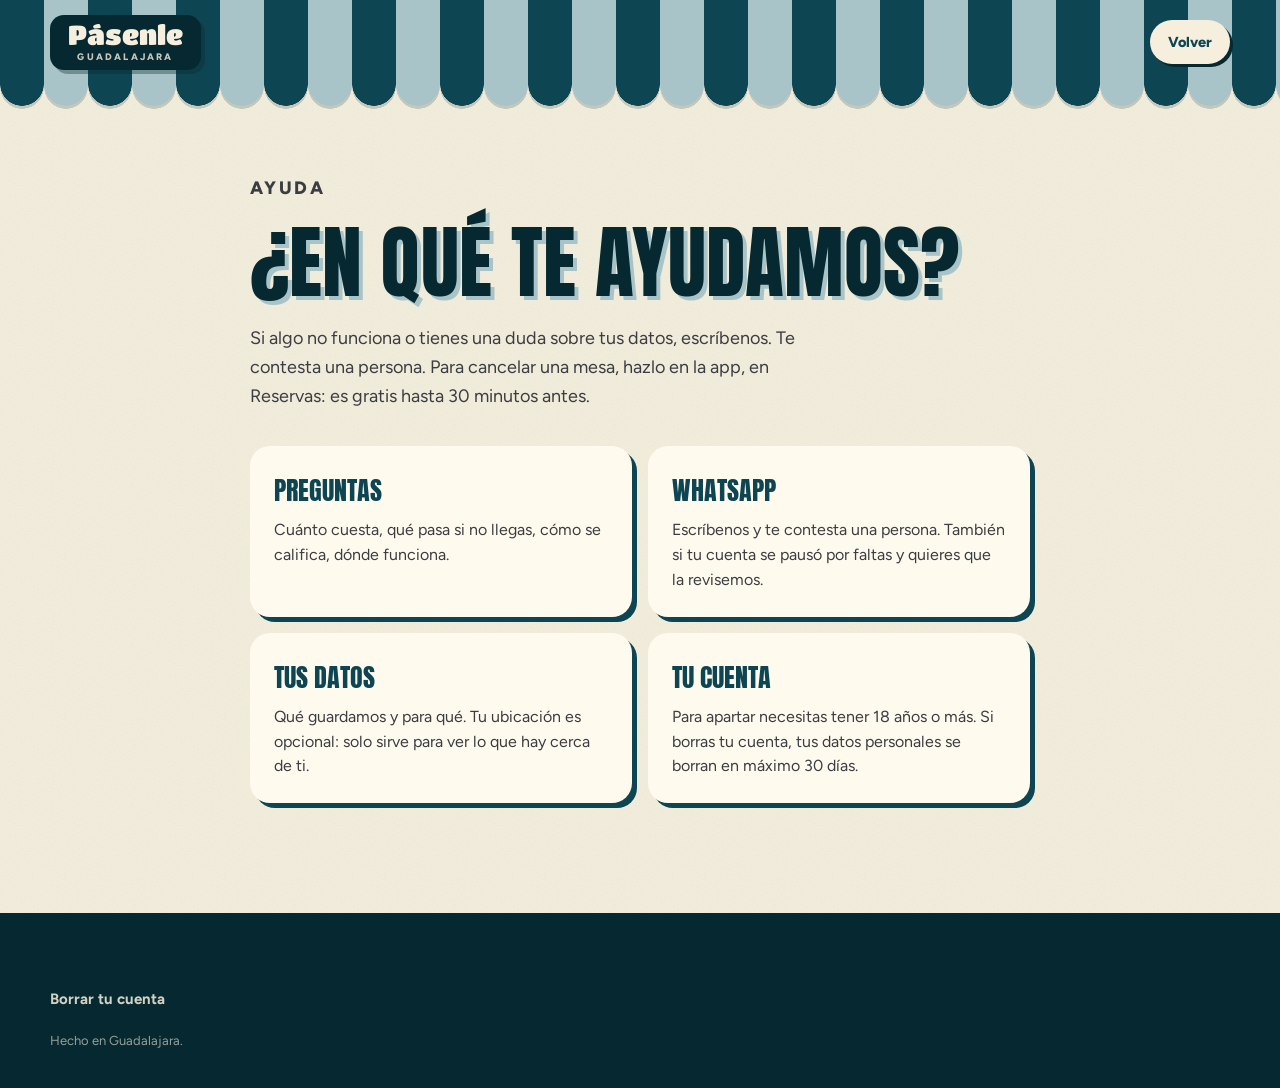
<file: ayuda.html>
<!doctype html>
<html lang="es-MX">
<head>
<meta charset="utf-8">
<script>document.documentElement.classList.add('js')</script>
<meta name="viewport" content="width=device-width, initial-scale=1">
<title>Ayuda y contacto · Pásenle</title>
<meta name="description" content="¿Algo no funciona o tienes dudas sobre tus datos? Escríbenos por WhatsApp y te contesta una persona.">
<meta name="theme-color" content="#F7F1E3">
<!-- al compartir por WhatsApp o en redes: dirección absoluta (WhatsApp no lee rutas relativas) -->
<link rel="canonical" href="https://pasenle.com/ayuda.html">
<meta property="og:type" content="website">
<meta property="og:locale" content="es_MX">
<meta property="og:site_name" content="Pásenle">
<meta property="og:url" content="https://pasenle.com/ayuda.html">
<meta property="og:title" content="Ayuda y contacto · Pásenle">
<meta property="og:description" content="¿Algo no funciona o tienes dudas sobre tus datos? Escríbenos por WhatsApp y te contesta una persona.">
<meta property="og:image" content="https://pasenle.com/img/compartir.jpg?v=2">
<meta property="og:image:type" content="image/jpeg">
<meta property="og:image:width" content="1200">
<meta property="og:image:height" content="630">
<meta property="og:image:alt" content="Pásenle. Mueve la hora, paga menos. Ejemplo: a las 5 de la tarde, unas tostadas de atún bajan de $190 a $105.">
<meta name="twitter:card" content="summary_large_image">
<meta name="twitter:image:alt" content="Pásenle. Mueve la hora, paga menos. Ejemplo: a las 5 de la tarde, unas tostadas de atún bajan de $190 a $105.">
<link rel="apple-touch-icon" href="img/icono-180.png">
<link rel="icon" type="image/png" sizes="96x96" href="img/icono-96.png">
<link rel="icon" type="image/png" sizes="180x180" href="img/icono-180.png">
<!-- las letras de la primera pantalla llegan antes del primer dibujo: el texto ya no brinca al cambiar de letra -->
<link rel="preload" href="fuentes/Anton-Regular.woff2" as="font" type="font/woff2" crossorigin>
<link rel="preload" href="fuentes/Figtree-Regular.woff2" as="font" type="font/woff2" crossorigin>
<link rel="preload" href="fuentes/Figtree-Bold.woff2" as="font" type="font/woff2" crossorigin>
<link rel="stylesheet" href="css/sitio.css">
<style>
  .ayuda { max-width: 820px; margin: 0 auto; padding: 72px 20px 110px; }
  .ayuda h1 { font-family: Anton, sans-serif; font-weight: 400; text-transform: uppercase; font-size: clamp(44px, 6.4vw, 80px); line-height: 1.04; margin: 14px 0 20px; color: var(--hondo); text-shadow: .05em .05em 0 var(--agua); }
  .ayuda > p { font-size: 18px; line-height: 1.6; color: var(--tinta-2); max-width: 560px; }
  .tarjetas { display: grid; grid-template-columns: repeat(auto-fit, minmax(min(300px, 100%), 1fr)); gap: 16px; margin-top: 36px; }
  .tarjeta { background: var(--nata); border-radius: 20px; padding: 24px; box-shadow: 5px 5px 0 var(--petroleo); text-decoration: none; display: flex; flex-direction: column; gap: 8px; transition: transform .12s var(--resorte), box-shadow .12s var(--resorte); }
  .tarjeta:hover { transform: translate(-2px, -2px); box-shadow: 7px 7px 0 var(--petroleo); }
  .tarjeta b { font-family: Anton, sans-serif; font-weight: 400; text-transform: uppercase; font-size: 26px; color: var(--petroleo); }
  .tarjeta span { line-height: 1.55; color: var(--tinta-2); }
</style>
</head>
<body class="papel">
<header class="toldo">
  <div class="envoltura nav">
    <a class="marca" href="index.html"><b data-nombre>Pásenle</b><small data-ciudad>Guadalajara</small></a>
    <nav class="nav__ligas"><a class="pildora pildora--siempre" href="index.html">Volver</a></nav>
  </div>
</header>
<main class="ayuda">
  <p class="ojo">Ayuda</p>
  <h1>¿En qué te ayudamos?</h1>
  <p>Si algo no funciona o tienes una duda sobre tus datos, escríbenos. Te contesta una persona. Para cancelar una mesa, hazlo en la app, en Reservas: es gratis hasta 30 minutos antes.</p>
  <div class="tarjetas">
    <a class="tarjeta" href="index.html#preguntas"><b>Preguntas</b><span>Cuánto cuesta, qué pasa si no llegas, cómo se califica, dónde funciona.</span></a>
    <a class="tarjeta" data-wa="ayuda" href="https://wa.me/523317636108?text=Hola%2C%20necesito%20ayuda%20con%20P%C3%A1senle." target="_blank" rel="noopener"><b>WhatsApp</b><span>Escríbenos y te contesta una persona. También si tu cuenta se pausó por faltas y quieres que la revisemos.</span></a>
    <a class="tarjeta" href="privacidad.html"><b>Tus datos</b><span>Qué guardamos y para qué. Tu ubicación es opcional: solo sirve para ver lo que hay cerca de ti.</span></a>
    <a class="tarjeta" href="borrar-cuenta.html"><b>Tu cuenta</b><span>Para apartar necesitas tener 18 años o más. Si borras tu cuenta, tus datos personales se borran en máximo 30 días.</span></a>
  </div>
</main>
<footer class="pie"><div class="envoltura">
  <div class="pie__ligas"><a href="borrar-cuenta.html">Borrar tu cuenta</a></div>
  <p class="pie__nota" style="margin:12px 0 0">Hecho en <span data-ciudad>Guadalajara</span>.</p>
</div></footer>
<script src="js/sitio.js" defer></script>
</body>
</html>
</file>
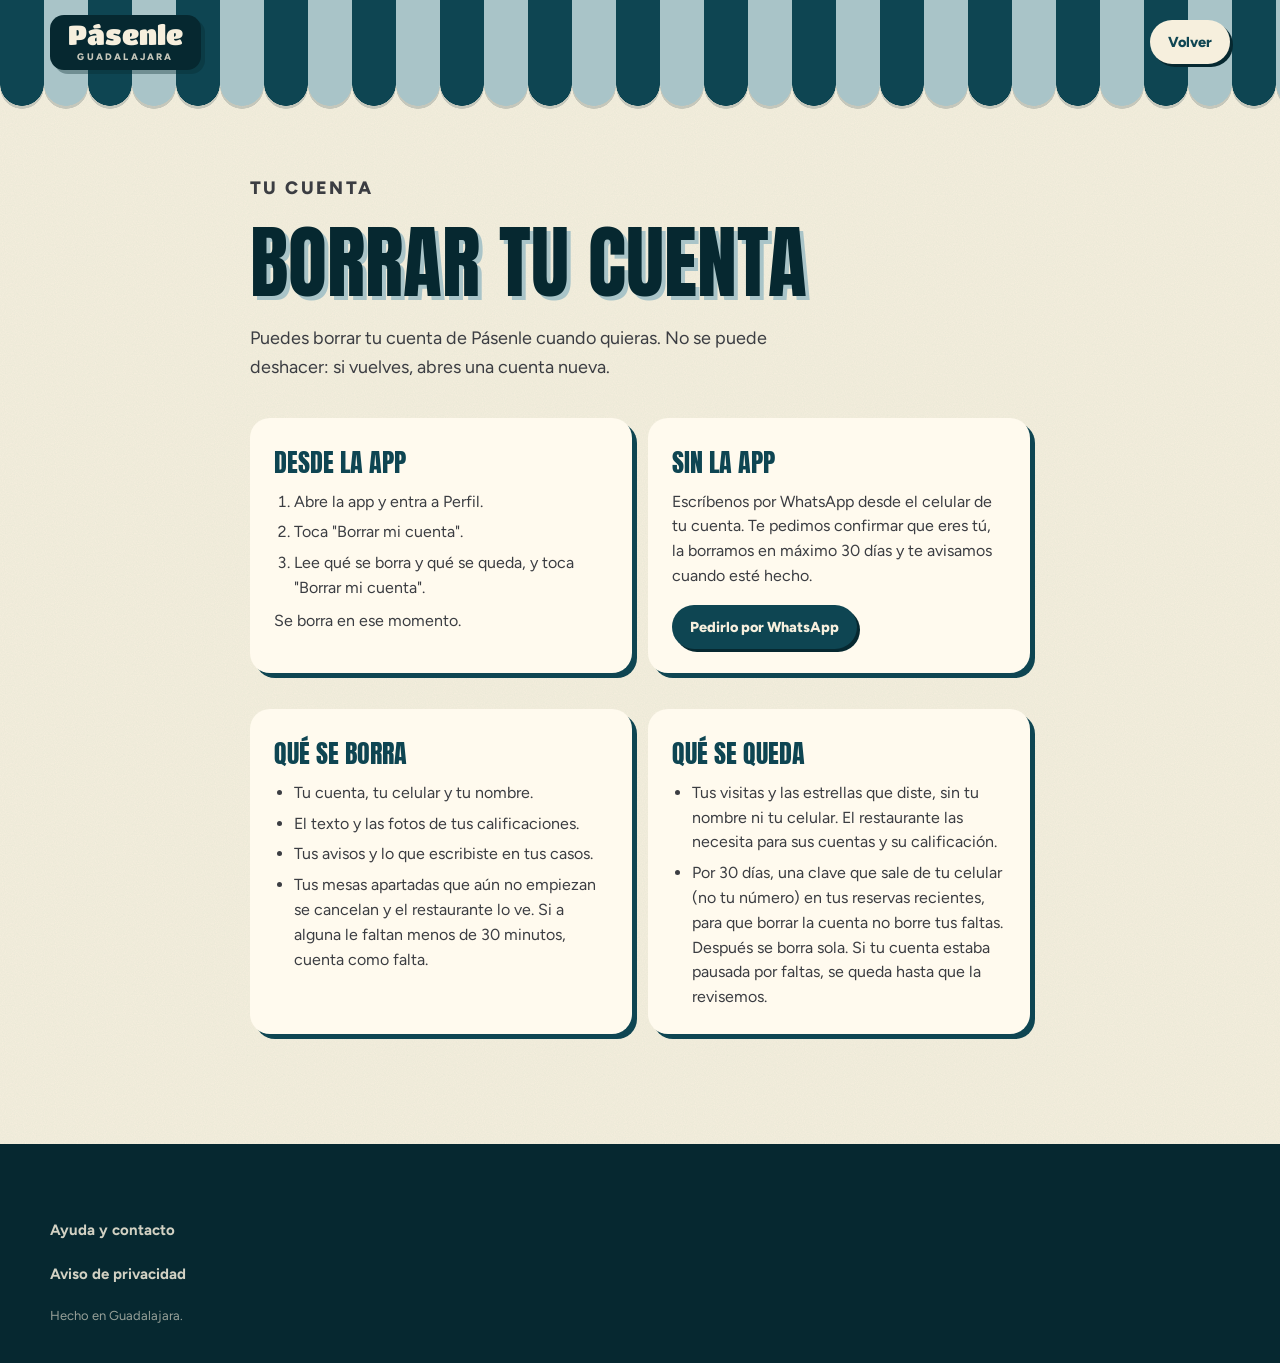
<file: borrar-cuenta.html>
<!doctype html>
<html lang="es-MX">
<head>
<meta charset="utf-8">
<script>document.documentElement.classList.add('js')</script>
<meta name="viewport" content="width=device-width, initial-scale=1">
<title>Borrar tu cuenta · Pásenle</title>
<meta name="description" content="Cómo borrar tu cuenta de Pásenle desde la app o, si ya no la tienes, por WhatsApp. Qué se borra y qué se queda.">
<meta name="theme-color" content="#F7F1E3">
<!-- al compartir por WhatsApp o en redes: dirección absoluta (WhatsApp no lee rutas relativas) -->
<link rel="canonical" href="https://pasenle.com/borrar-cuenta.html">
<meta property="og:type" content="website">
<meta property="og:locale" content="es_MX">
<meta property="og:site_name" content="Pásenle">
<meta property="og:url" content="https://pasenle.com/borrar-cuenta.html">
<meta property="og:title" content="Borrar tu cuenta · Pásenle">
<meta property="og:description" content="Cómo borrar tu cuenta de Pásenle desde la app o, si ya no la tienes, por WhatsApp. Qué se borra y qué se queda.">
<meta property="og:image" content="https://pasenle.com/img/compartir.jpg?v=2">
<meta property="og:image:type" content="image/jpeg">
<meta property="og:image:width" content="1200">
<meta property="og:image:height" content="630">
<meta property="og:image:alt" content="Pásenle. Mueve la hora, paga menos. Ejemplo: a las 5 de la tarde, unas tostadas de atún bajan de $190 a $105.">
<meta name="twitter:card" content="summary_large_image">
<meta name="twitter:image:alt" content="Pásenle. Mueve la hora, paga menos. Ejemplo: a las 5 de la tarde, unas tostadas de atún bajan de $190 a $105.">
<link rel="apple-touch-icon" href="img/icono-180.png">
<link rel="icon" type="image/png" sizes="96x96" href="img/icono-96.png">
<link rel="icon" type="image/png" sizes="180x180" href="img/icono-180.png">
<!-- las letras de la primera pantalla llegan antes del primer dibujo: el texto ya no brinca al cambiar de letra -->
<link rel="preload" href="fuentes/Anton-Regular.woff2" as="font" type="font/woff2" crossorigin>
<link rel="preload" href="fuentes/Figtree-Regular.woff2" as="font" type="font/woff2" crossorigin>
<link rel="preload" href="fuentes/Figtree-Bold.woff2" as="font" type="font/woff2" crossorigin>
<link rel="stylesheet" href="css/sitio.css">
<style>
  .ayuda { max-width: 820px; margin: 0 auto; padding: 72px 20px 110px; }
  .ayuda h1 { font-family: Anton, sans-serif; font-weight: 400; text-transform: uppercase; font-size: clamp(44px, 6.4vw, 80px); line-height: 1.04; margin: 14px 0 20px; color: var(--hondo); text-shadow: .05em .05em 0 var(--agua); }
  .ayuda > p { font-size: 18px; line-height: 1.6; color: var(--tinta-2); max-width: 560px; }
  .tarjetas { display: grid; grid-template-columns: repeat(auto-fit, minmax(240px, 1fr)); gap: 16px; margin-top: 36px; }
  .tarjeta { background: var(--nata); border-radius: 20px; padding: 24px; box-shadow: 5px 5px 0 var(--petroleo); text-decoration: none; display: flex; flex-direction: column; gap: 8px; }
  a.tarjeta { transition: transform .12s var(--resorte), box-shadow .12s var(--resorte); }
  a.tarjeta:hover { transform: translate(-2px, -2px); box-shadow: 7px 7px 0 var(--petroleo); }
  .tarjeta b { font-family: Anton, sans-serif; font-weight: 400; text-transform: uppercase; font-size: 26px; color: var(--petroleo); }
  .tarjeta span, .tarjeta li { line-height: 1.55; color: var(--tinta-2); }
  .tarjeta ol, .tarjeta ul { margin: 0; padding-left: 20px; display: flex; flex-direction: column; gap: 6px; }
  .tarjeta .pildora { align-self: flex-start; margin-top: 8px; }
</style>
</head>
<body class="papel">
<header class="toldo">
  <div class="envoltura nav">
    <a class="marca" href="index.html"><b data-nombre>Pásenle</b><small data-ciudad>Guadalajara</small></a>
    <nav class="nav__ligas"><a class="pildora pildora--siempre" href="ayuda.html">Volver</a></nav>
  </div>
</header>
<main class="ayuda">
  <p class="ojo">Tu cuenta</p>
  <h1>Borrar tu cuenta</h1>
  <p>Puedes borrar tu cuenta de <span data-nombre>Pásenle</span> cuando quieras. No se puede deshacer: si vuelves, abres una cuenta nueva.</p>
  <div class="tarjetas">
    <div class="tarjeta">
      <b>Desde la app</b>
      <ol>
        <li>Abre la app y entra a Perfil.</li>
        <li>Toca "Borrar mi cuenta".</li>
        <li>Lee qué se borra y qué se queda, y toca "Borrar mi cuenta".</li>
      </ol>
      <span>Se borra en ese momento.</span>
    </div>
    <div class="tarjeta">
      <b>Sin la app</b>
      <span>Escríbenos por WhatsApp desde el celular de tu cuenta. Te pedimos confirmar que eres tú, la borramos en máximo 30 días y te avisamos cuando esté hecho.</span>
      <a class="pildora pildora--oscura" data-wa="borrar" href="https://wa.me/523317636108?text=Hola%2C%20quiero%20borrar%20mi%20cuenta%20de%20P%C3%A1senle.%20Te%20escribo%20desde%20el%20celular%20de%20mi%20cuenta." target="_blank" rel="noopener">Pedirlo por WhatsApp</a>
    </div>
  </div>
  <div class="tarjetas">
    <div class="tarjeta">
      <b>Qué se borra</b>
      <ul>
        <li>Tu cuenta, tu celular y tu nombre.</li>
        <li>El texto y las fotos de tus calificaciones.</li>
        <li>Tus avisos y lo que escribiste en tus casos.</li>
        <li>Tus mesas apartadas que aún no empiezan se cancelan y el restaurante lo ve. Si a alguna le faltan menos de 30 minutos, cuenta como falta.</li>
      </ul>
    </div>
    <div class="tarjeta">
      <b>Qué se queda</b>
      <ul>
        <li>Tus visitas y las estrellas que diste, sin tu nombre ni tu celular. El restaurante las necesita para sus cuentas y su calificación.</li>
        <li>Por 30 días, una clave que sale de tu celular (no tu número) en tus reservas recientes, para que borrar la cuenta no borre tus faltas. Después se borra sola. Si tu cuenta estaba pausada por faltas, se queda hasta que la revisemos.</li>
      </ul>
    </div>
  </div>
</main>
<footer class="pie"><div class="envoltura">
  <div class="pie__ligas"><a href="ayuda.html">Ayuda y contacto</a><a href="privacidad.html">Aviso de privacidad</a></div>
  <p class="pie__nota" style="margin:12px 0 0">Hecho en <span data-ciudad>Guadalajara</span>.</p>
</div></footer>
<script src="js/sitio.js" defer></script>
</body>
</html>
</file>
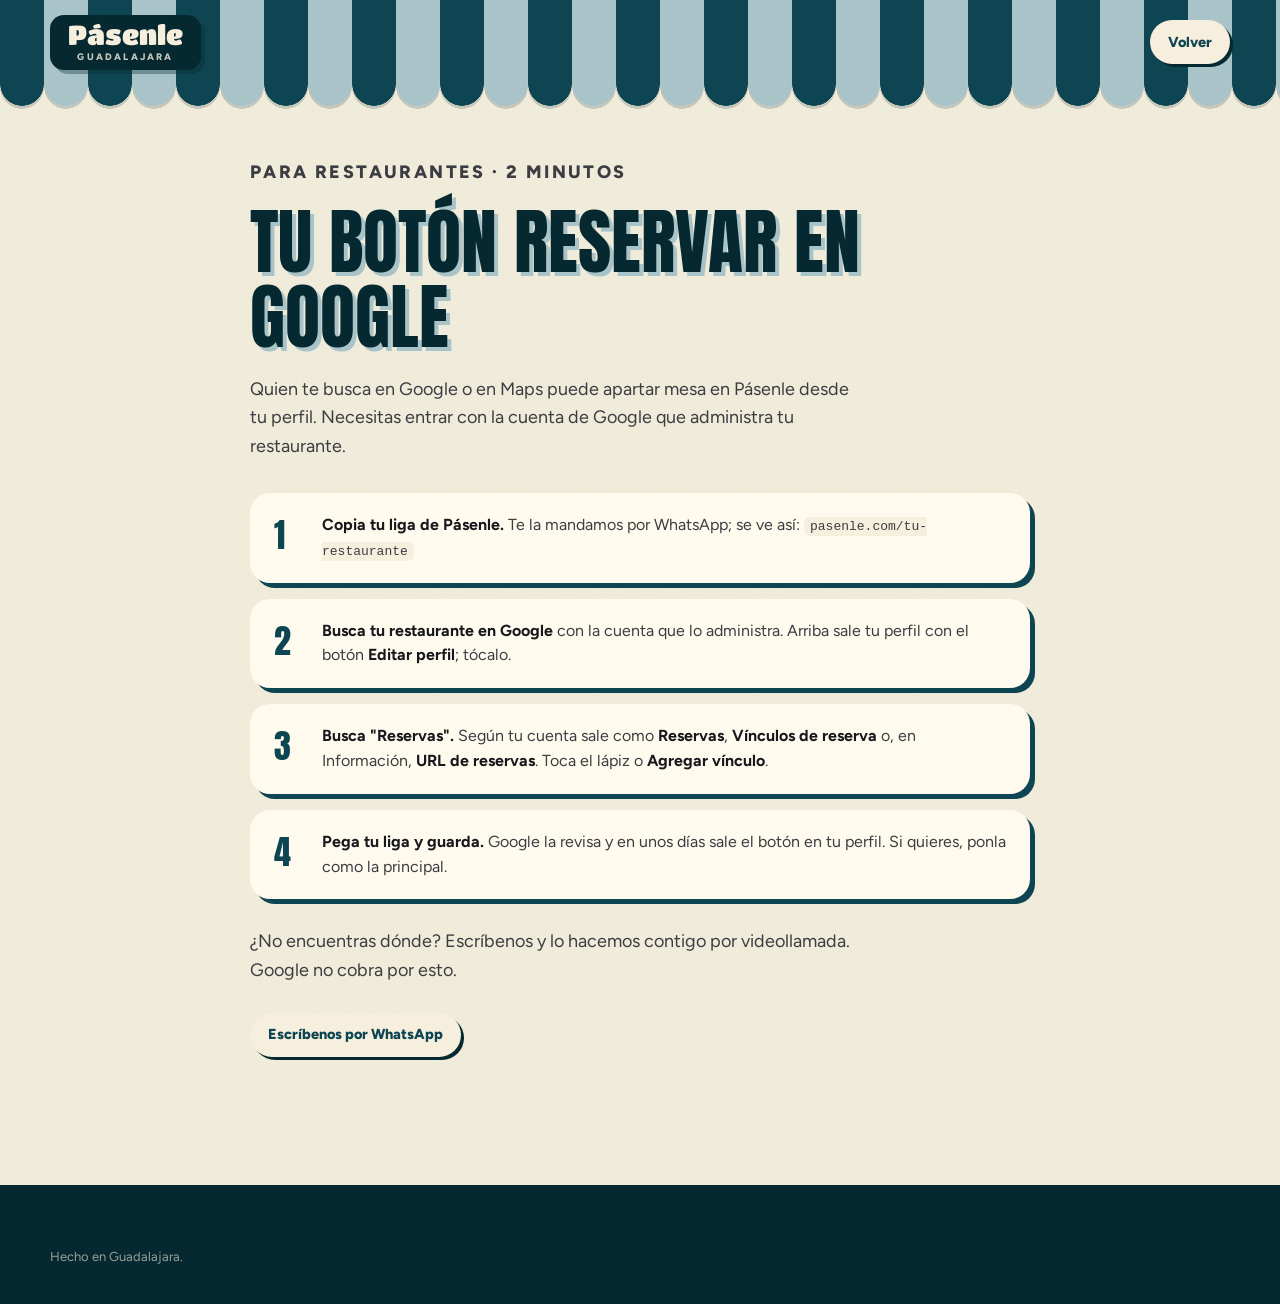
<file: guia-reservar.html>
<!doctype html>
<html lang="es-MX">
<head>
<meta charset="utf-8">
<script>document.documentElement.classList.add('js')</script>
<meta name="viewport" content="width=device-width, initial-scale=1">
<title>Botón Reservar de Google · Pásenle</title>
<meta name="description" content="Pon tu liga de Pásenle en el botón Reservar de tu perfil de Google en 2 minutos.">
<meta name="robots" content="noindex">
<meta name="theme-color" content="#F7F1E3">
<link rel="canonical" href="https://pasenle.com/guia-reservar.html">
<link rel="apple-touch-icon" href="img/icono-180.png">
<link rel="icon" type="image/png" sizes="96x96" href="img/icono-96.png">
<link rel="preload" href="fuentes/Anton-Regular.woff2" as="font" type="font/woff2" crossorigin>
<link rel="preload" href="fuentes/Figtree-Regular.woff2" as="font" type="font/woff2" crossorigin>
<link rel="preload" href="fuentes/Figtree-Bold.woff2" as="font" type="font/woff2" crossorigin>
<link rel="stylesheet" href="css/sitio.css">
<style>
  .guia { max-width: 820px; margin: 0 auto; padding: 56px 20px 110px; }
  .guia h1 { font-family: Anton, sans-serif; font-weight: 400; text-transform: uppercase; font-size: clamp(40px, 8vw, 72px); line-height: 1.04; margin: 14px 0 20px; color: var(--hondo); text-shadow: .05em .05em 0 var(--agua); }
  .guia > p { font-size: 18px; line-height: 1.6; color: var(--tinta-2); max-width: 600px; }
  .pasos { list-style: none; padding: 0; margin: 32px 0 0; display: grid; gap: 16px; counter-reset: paso; }
  .pasos li { background: var(--nata); border-radius: 20px; padding: 20px 24px 20px 72px; box-shadow: 5px 5px 0 var(--petroleo); position: relative; line-height: 1.55; color: var(--tinta-2); counter-increment: paso; }
  .pasos li::before { content: counter(paso); position: absolute; left: 24px; top: 16px; font-family: Anton, sans-serif; font-size: 34px; color: var(--petroleo); }
  .pasos b { color: var(--tinta); }
  .pasos code { background: var(--crudo); padding: 2px 6px; border-radius: 6px; overflow-wrap: anywhere; }
  .nota { margin-top: 28px; font-size: 16px; line-height: 1.6; color: var(--gris); max-width: 600px; }
</style>
</head>
<body class="papel">
<header class="toldo">
  <div class="envoltura nav">
    <a class="marca" href="index.html"><b data-nombre>Pásenle</b><small data-ciudad>Guadalajara</small></a>
    <nav class="nav__ligas"><a class="pildora pildora--siempre" href="restaurantes.html">Volver</a></nav>
  </div>
</header>
<main class="guia">
  <p class="ojo">Para restaurantes · 2 minutos</p>
  <h1>Tu botón Reservar en Google</h1>
  <p>Quien te busca en Google o en Maps puede apartar mesa en Pásenle desde tu perfil. Necesitas entrar con la cuenta de Google que administra tu restaurante.</p>
  <ol class="pasos">
    <li><b>Copia tu liga de Pásenle.</b> Te la mandamos por WhatsApp; se ve así: <code>pasenle.com/tu-restaurante</code></li>
    <li><b>Busca tu restaurante en Google</b> con la cuenta que lo administra. Arriba sale tu perfil con el botón <b>Editar perfil</b>; tócalo.</li>
    <li><b>Busca "Reservas".</b> Según tu cuenta sale como <b>Reservas</b>, <b>Vínculos de reserva</b> o, en Información, <b>URL de reservas</b>. Toca el lápiz o <b>Agregar vínculo</b>.</li>
    <li><b>Pega tu liga y guarda.</b> Google la revisa y en unos días sale el botón en tu perfil. Si quieres, ponla como la principal.</li>
  </ol>
  <p class="nota">¿No encuentras dónde? Escríbenos y lo hacemos contigo por videollamada. Google no cobra por esto.</p>
  <p class="nota"><a class="pildora pildora--siempre" data-wa="google" href="https://wa.me/523317636108">Escríbenos por WhatsApp</a></p>
</main>
<footer class="pie"><div class="envoltura">
  <p class="pie__nota" style="margin:0">Hecho en <span data-ciudad>Guadalajara</span>.</p>
</div></footer>
<script src="js/sitio.js" defer></script>
</body>
</html>
</file>
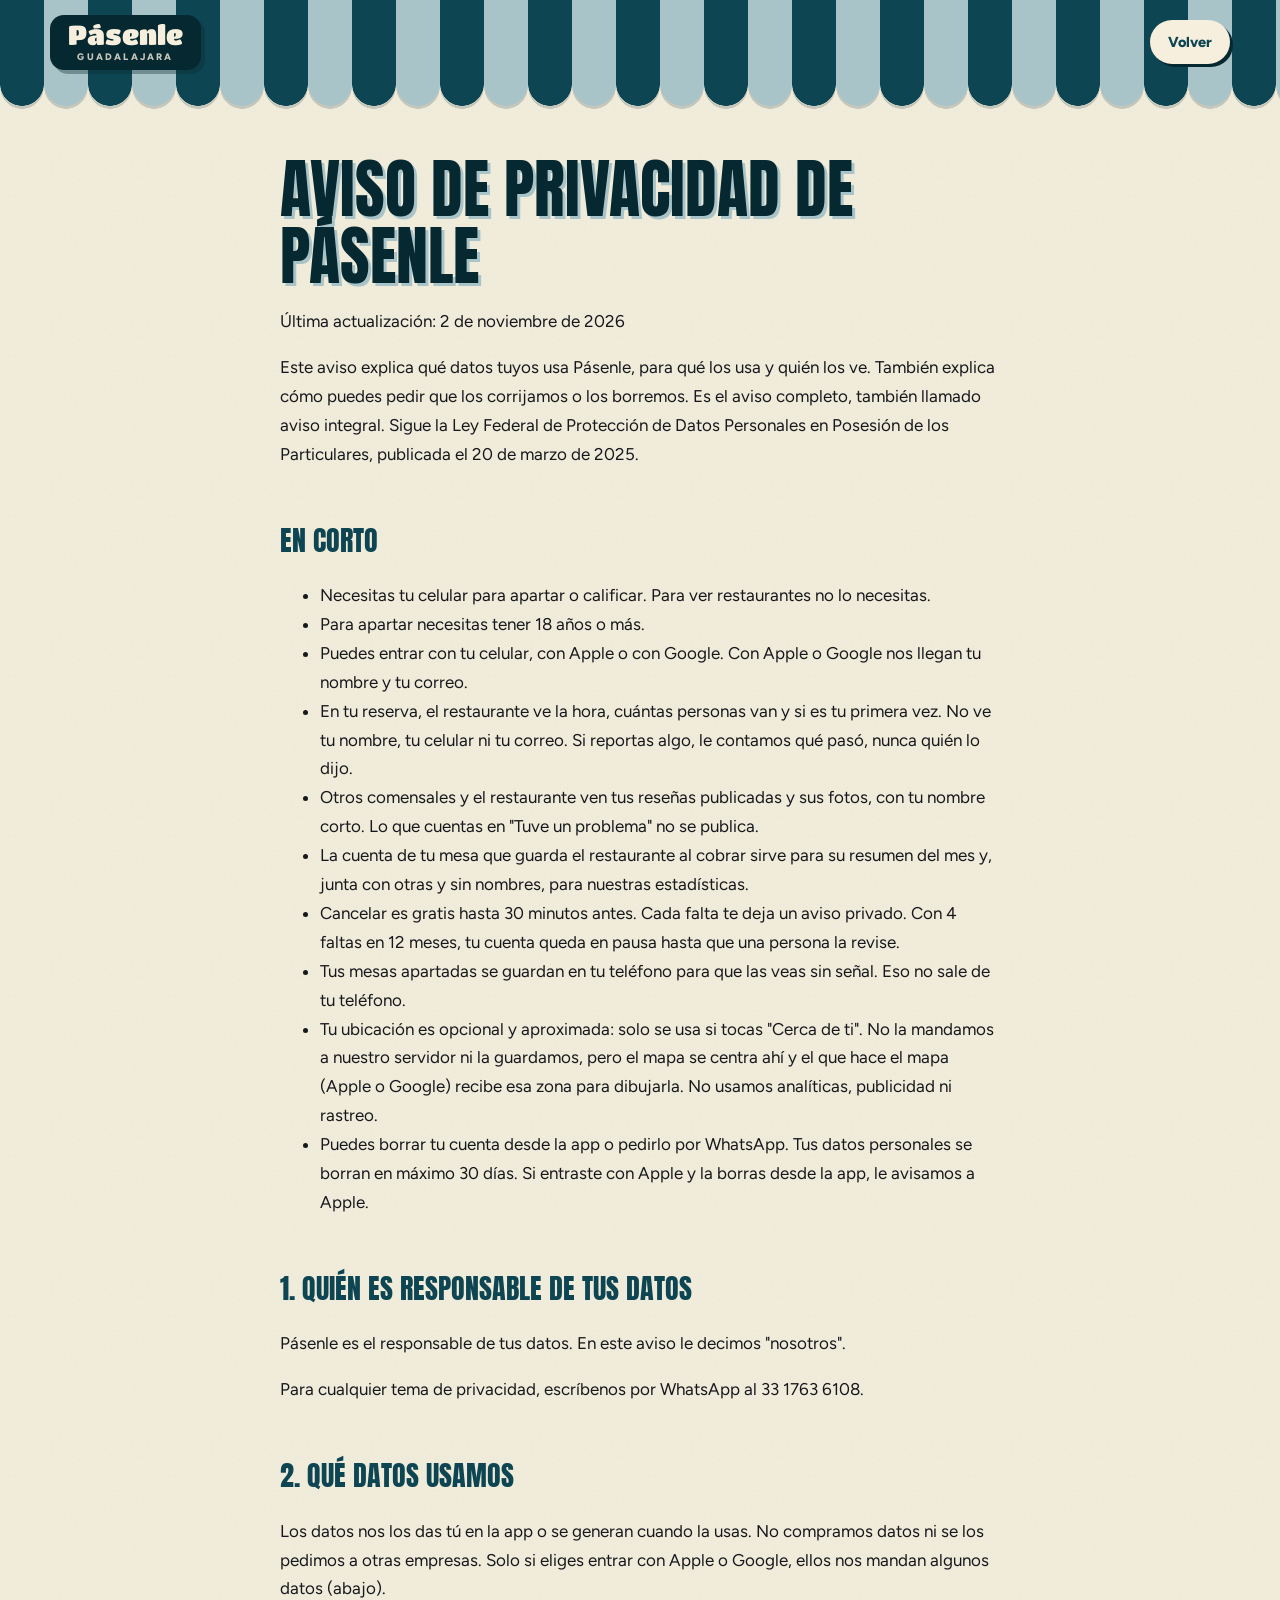
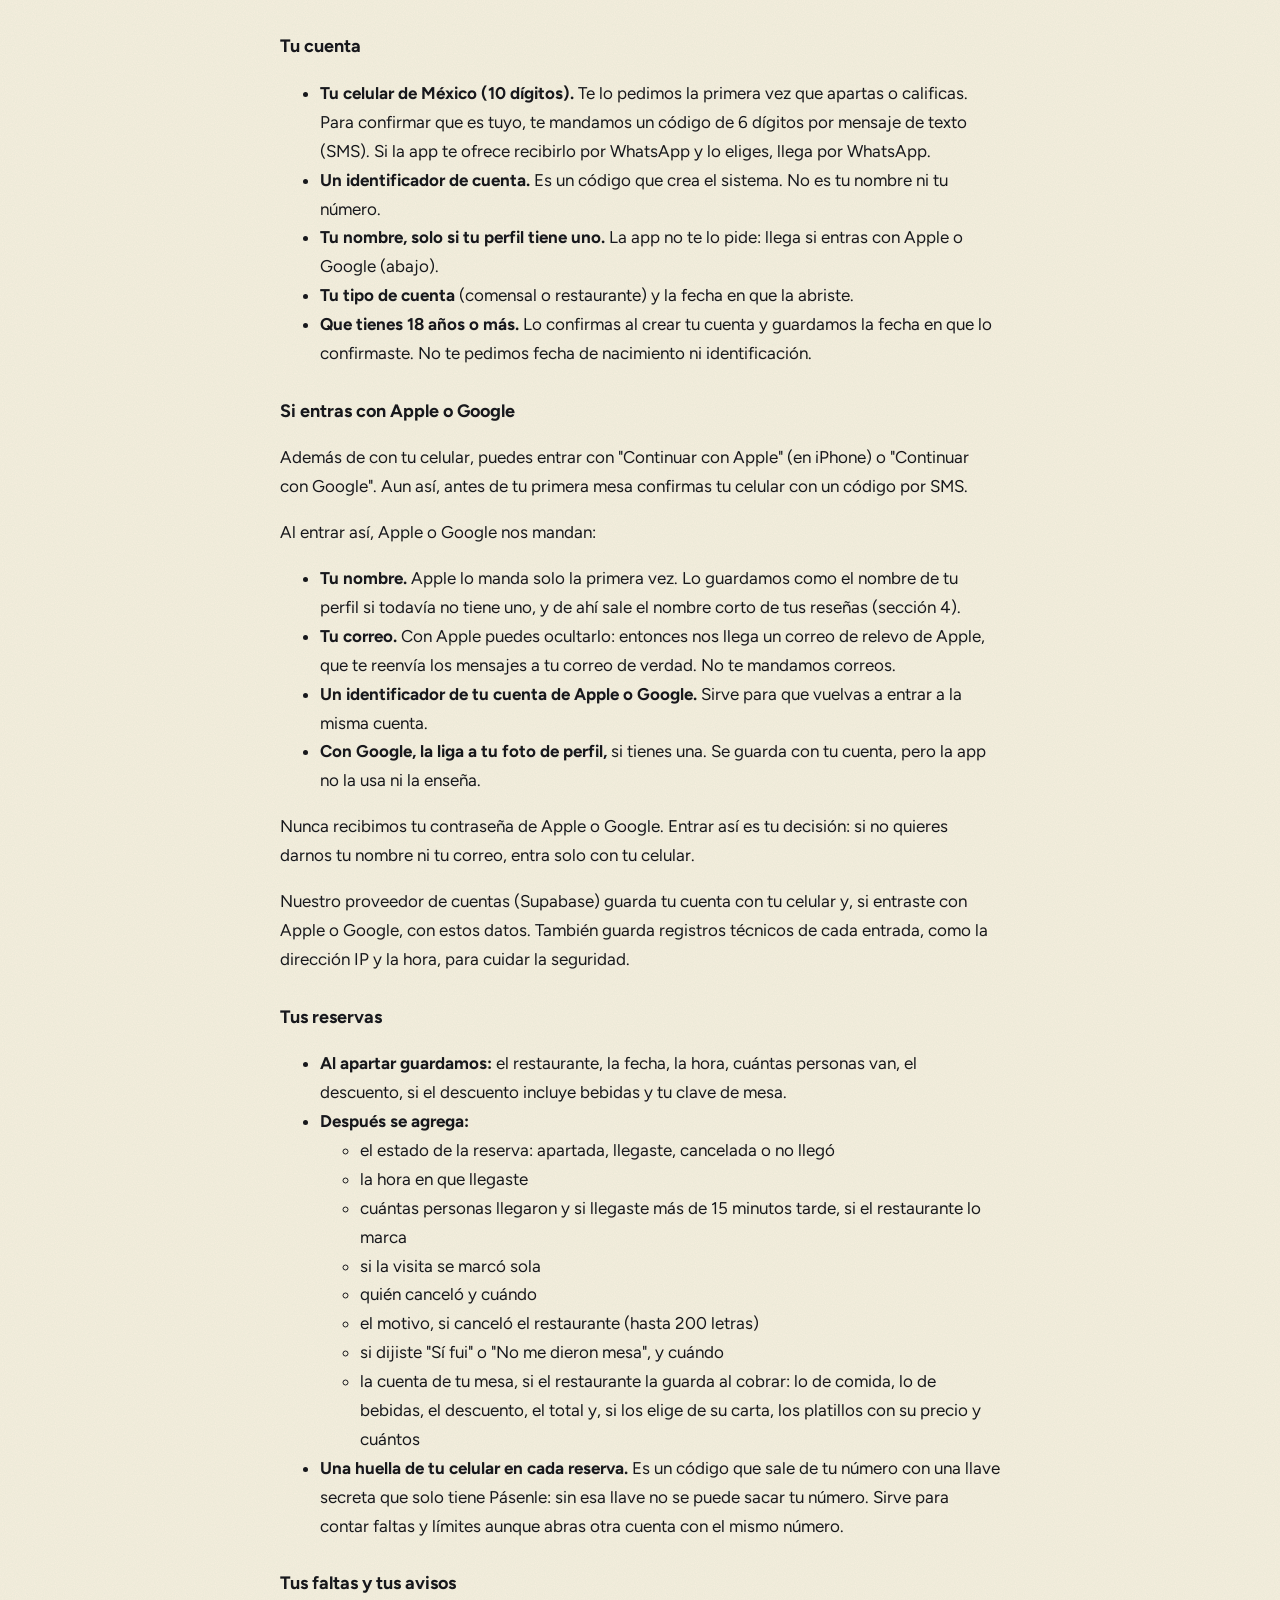
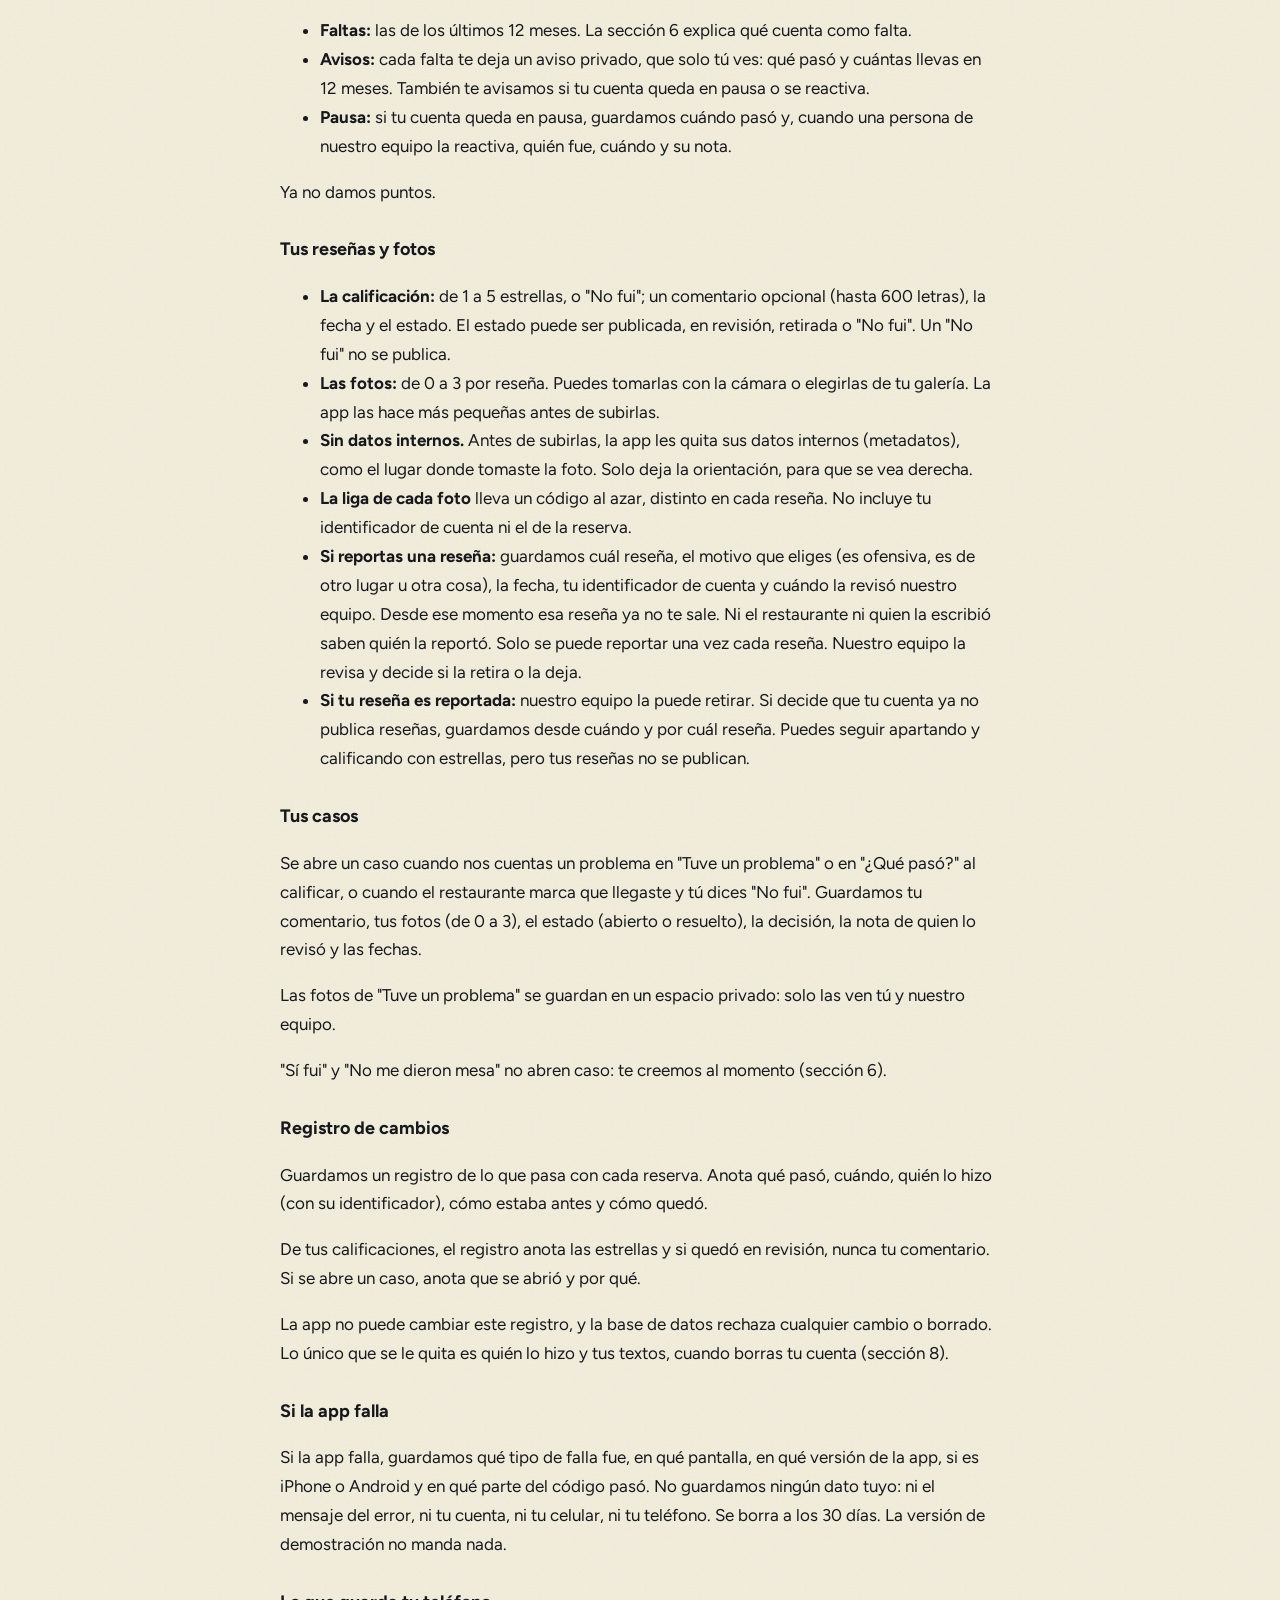
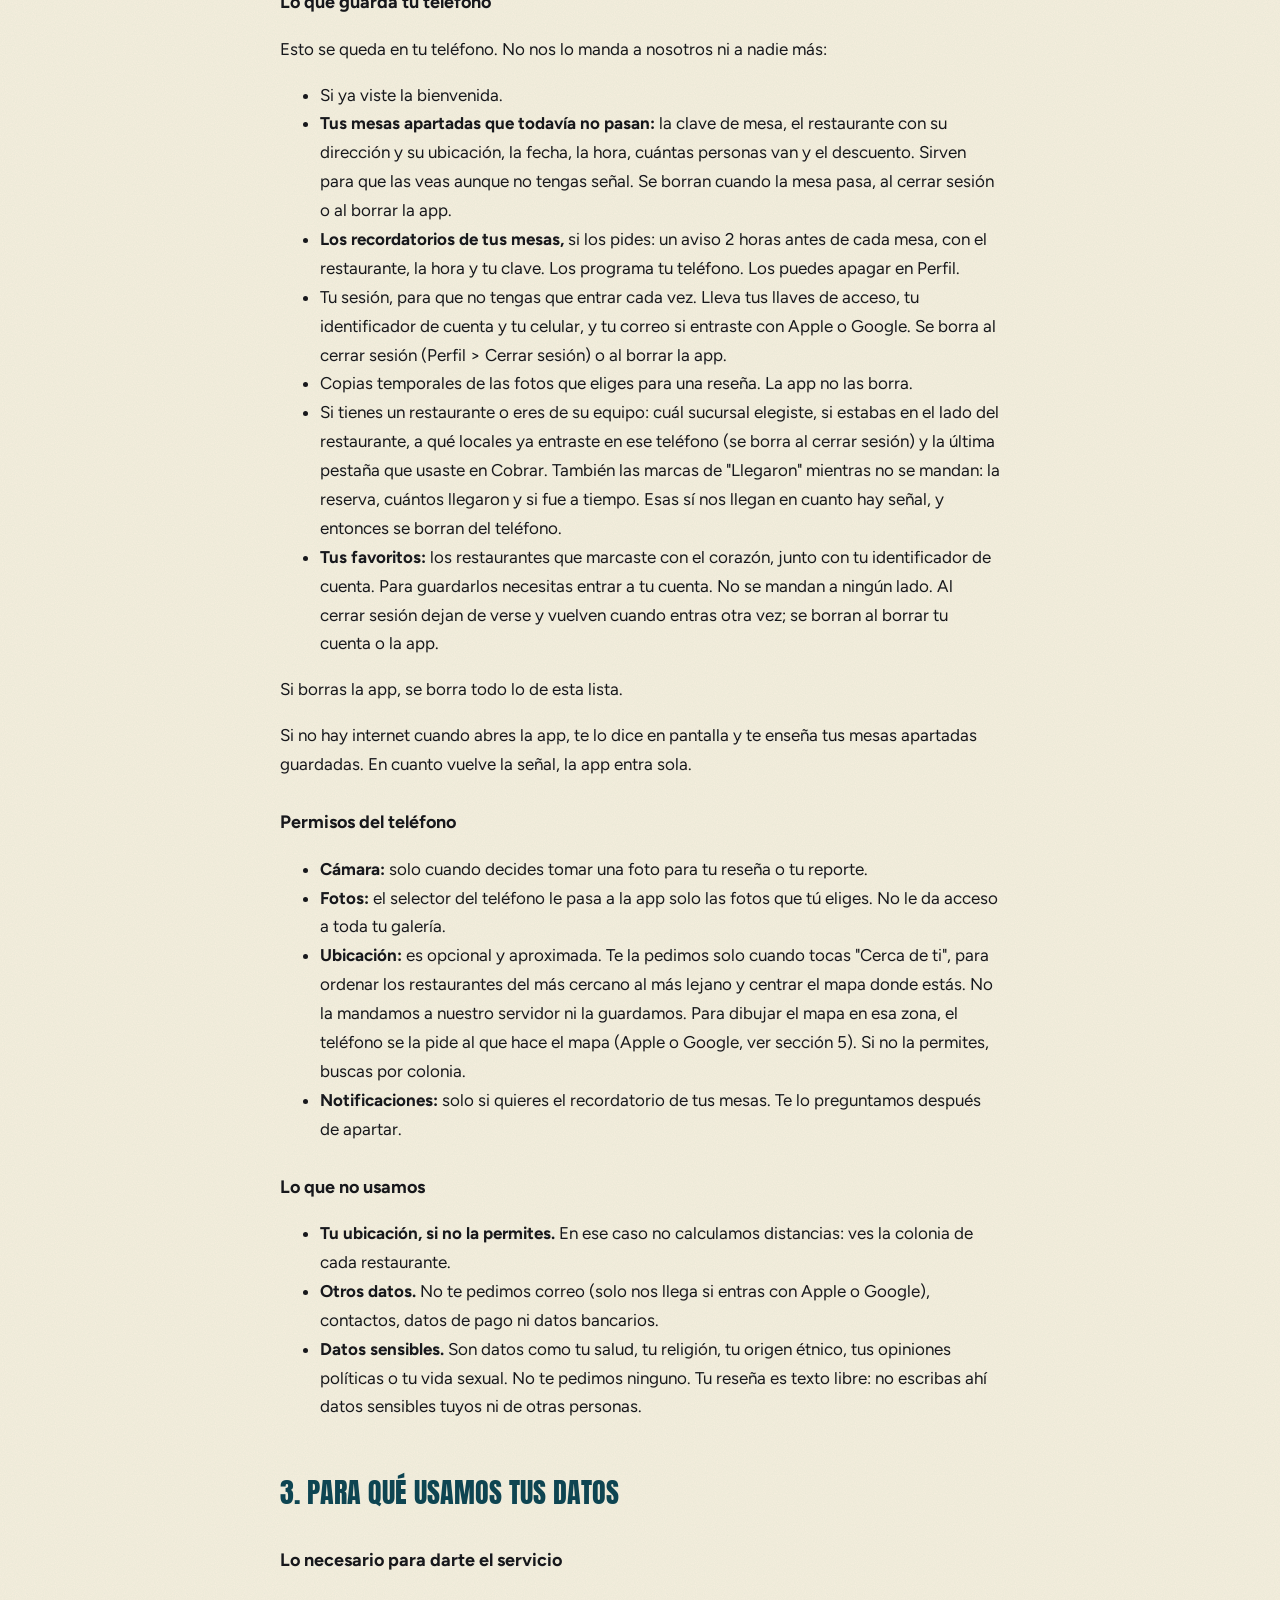
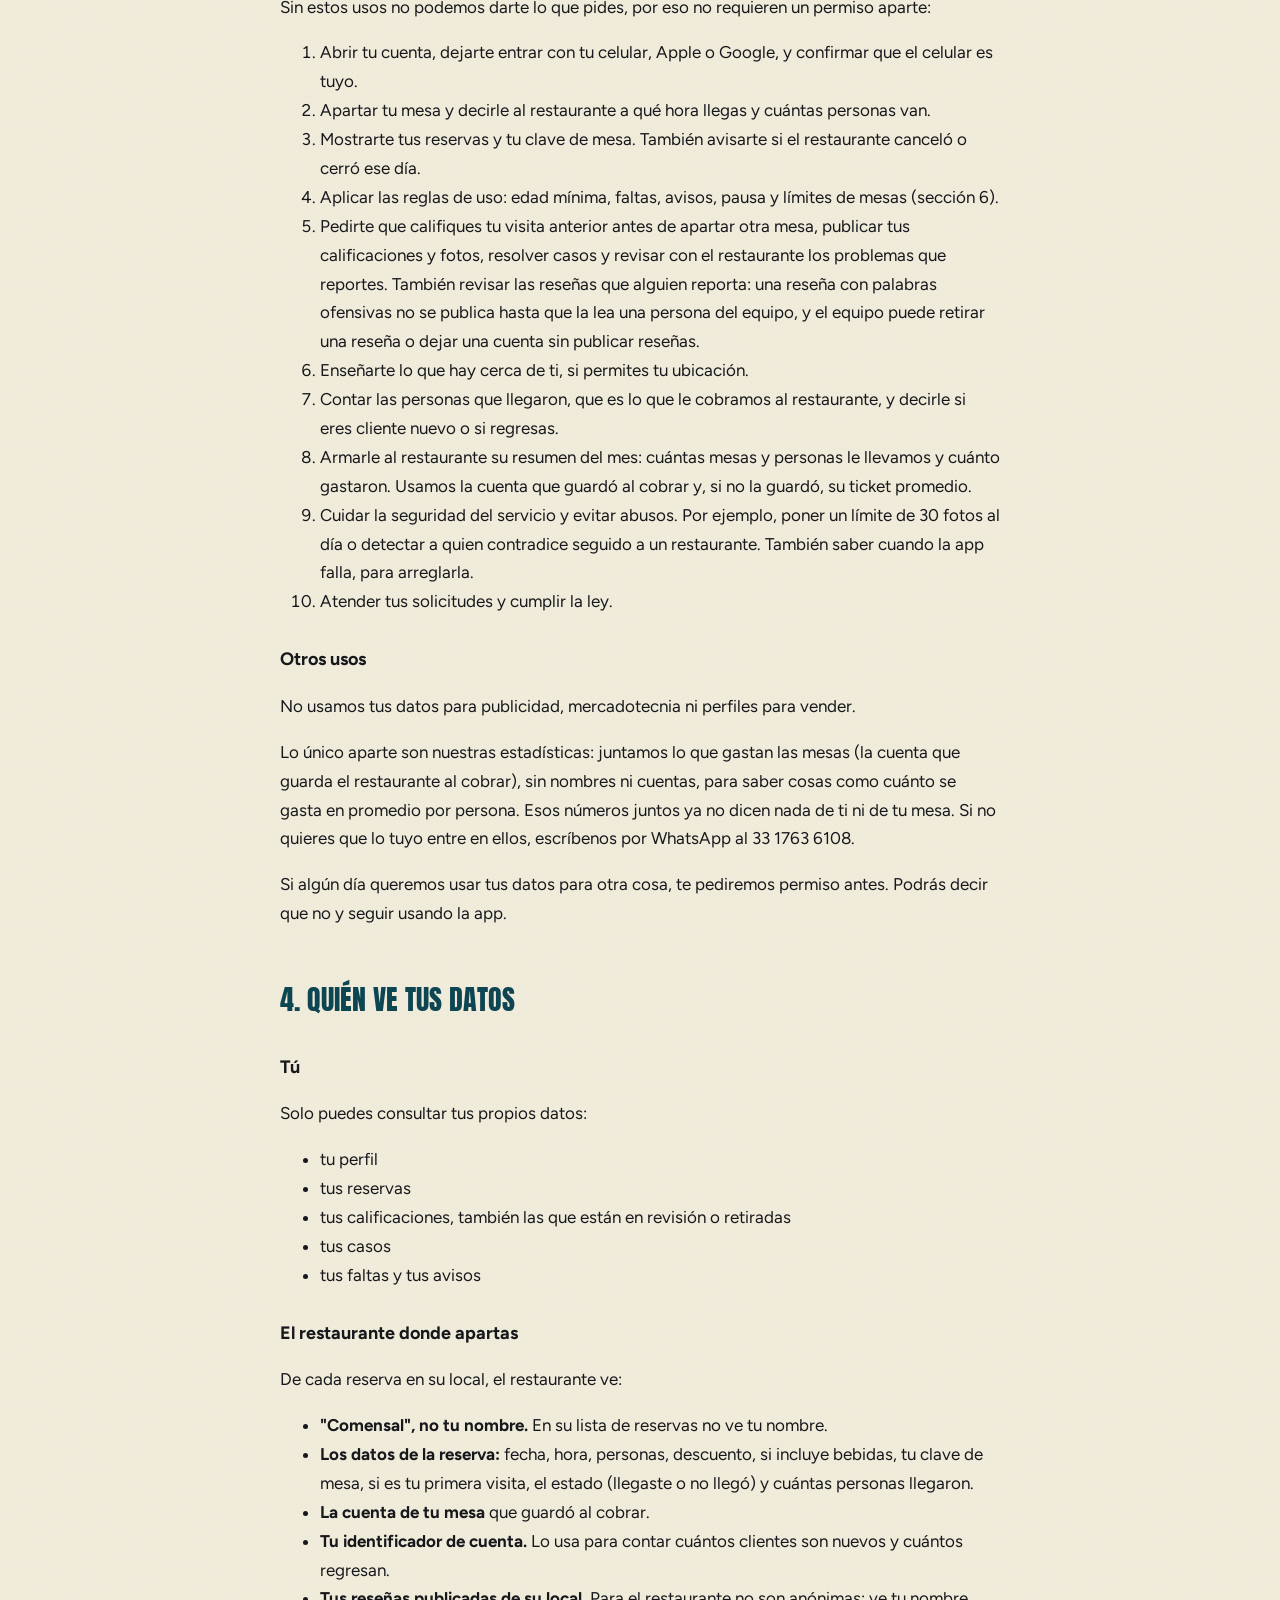
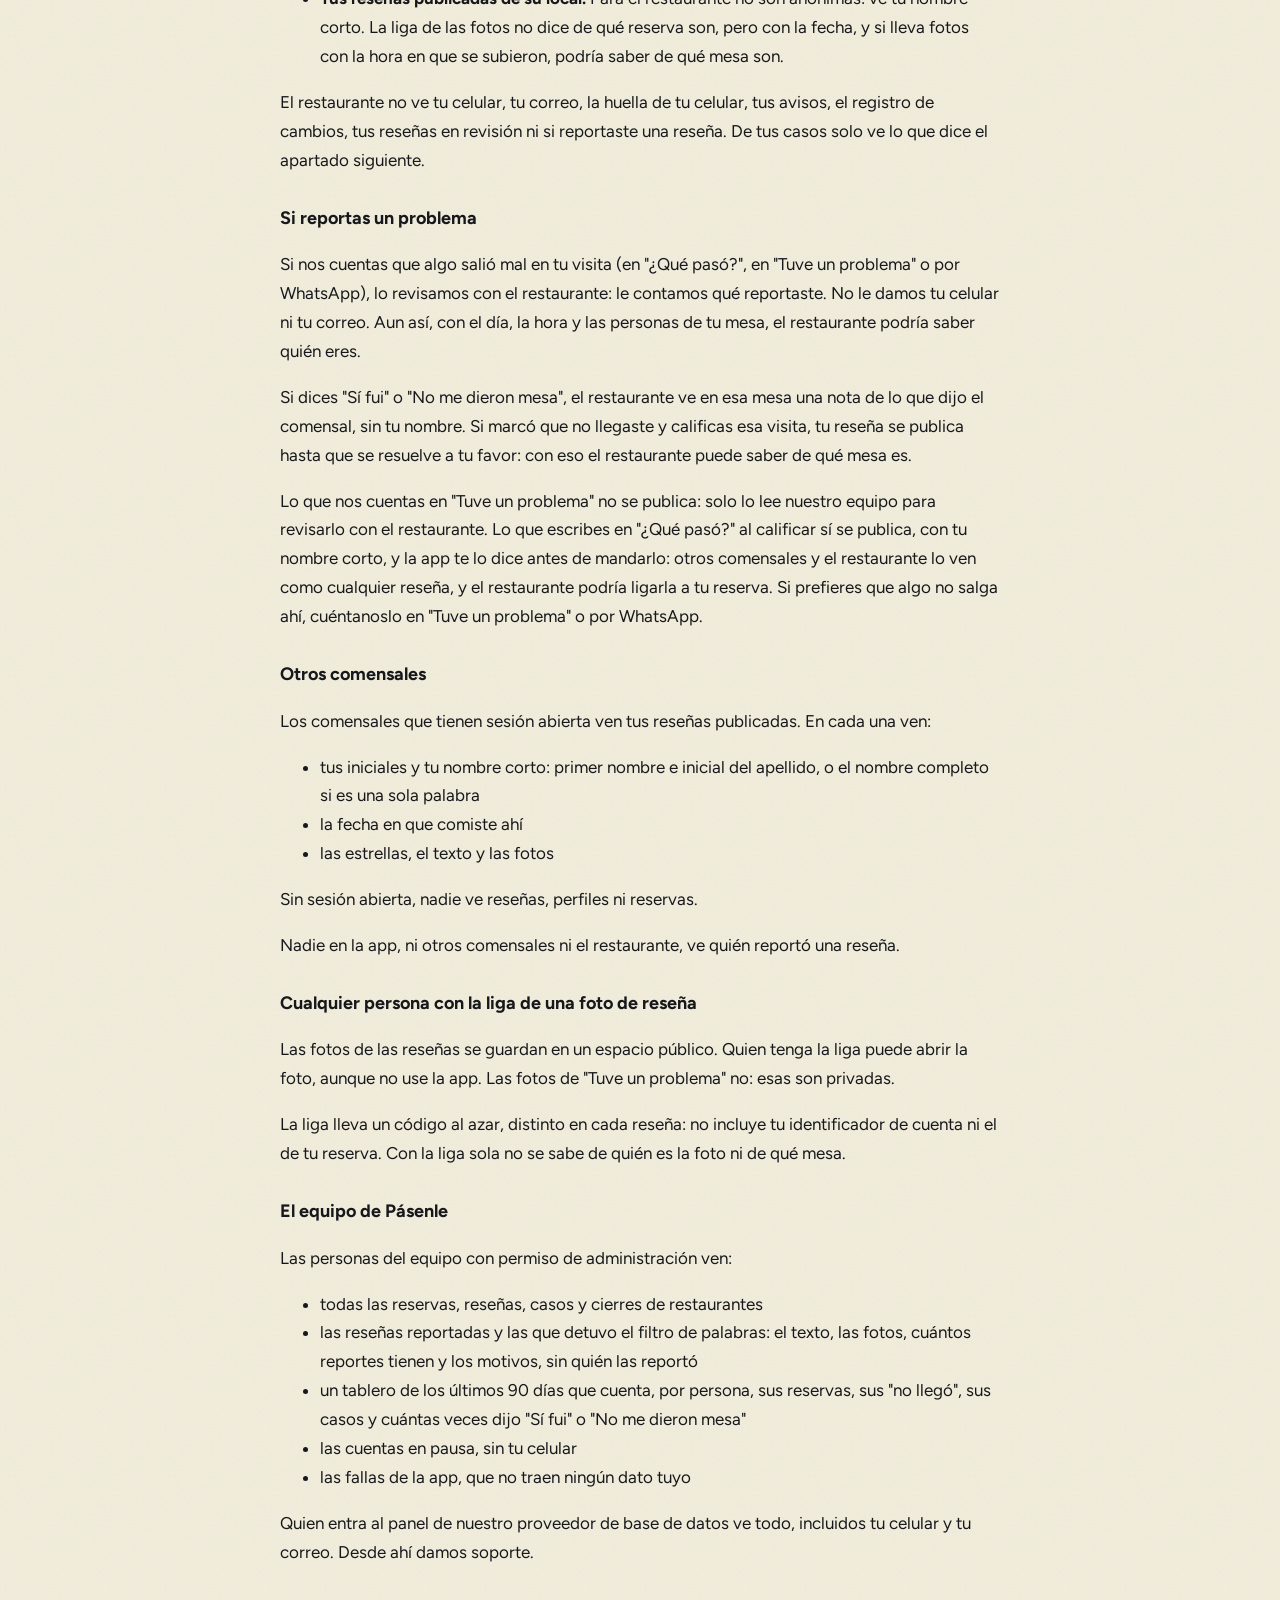
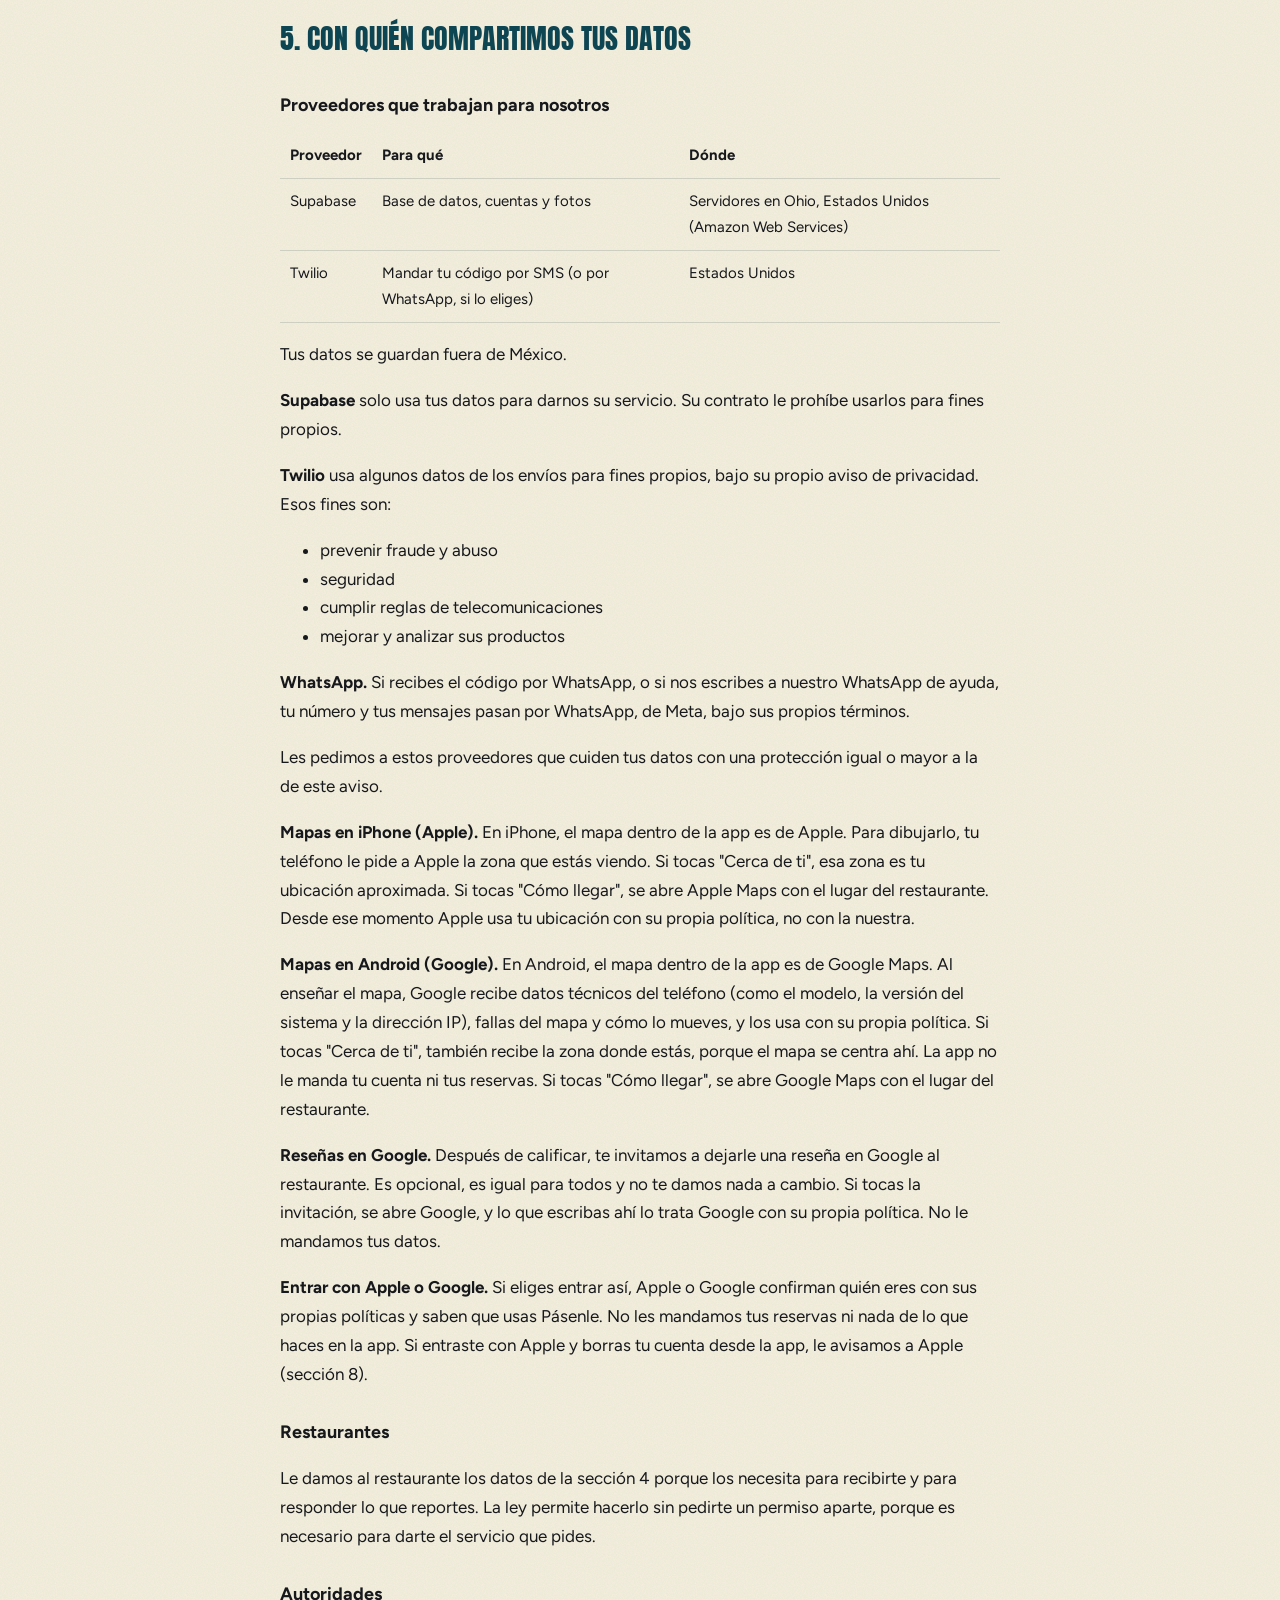
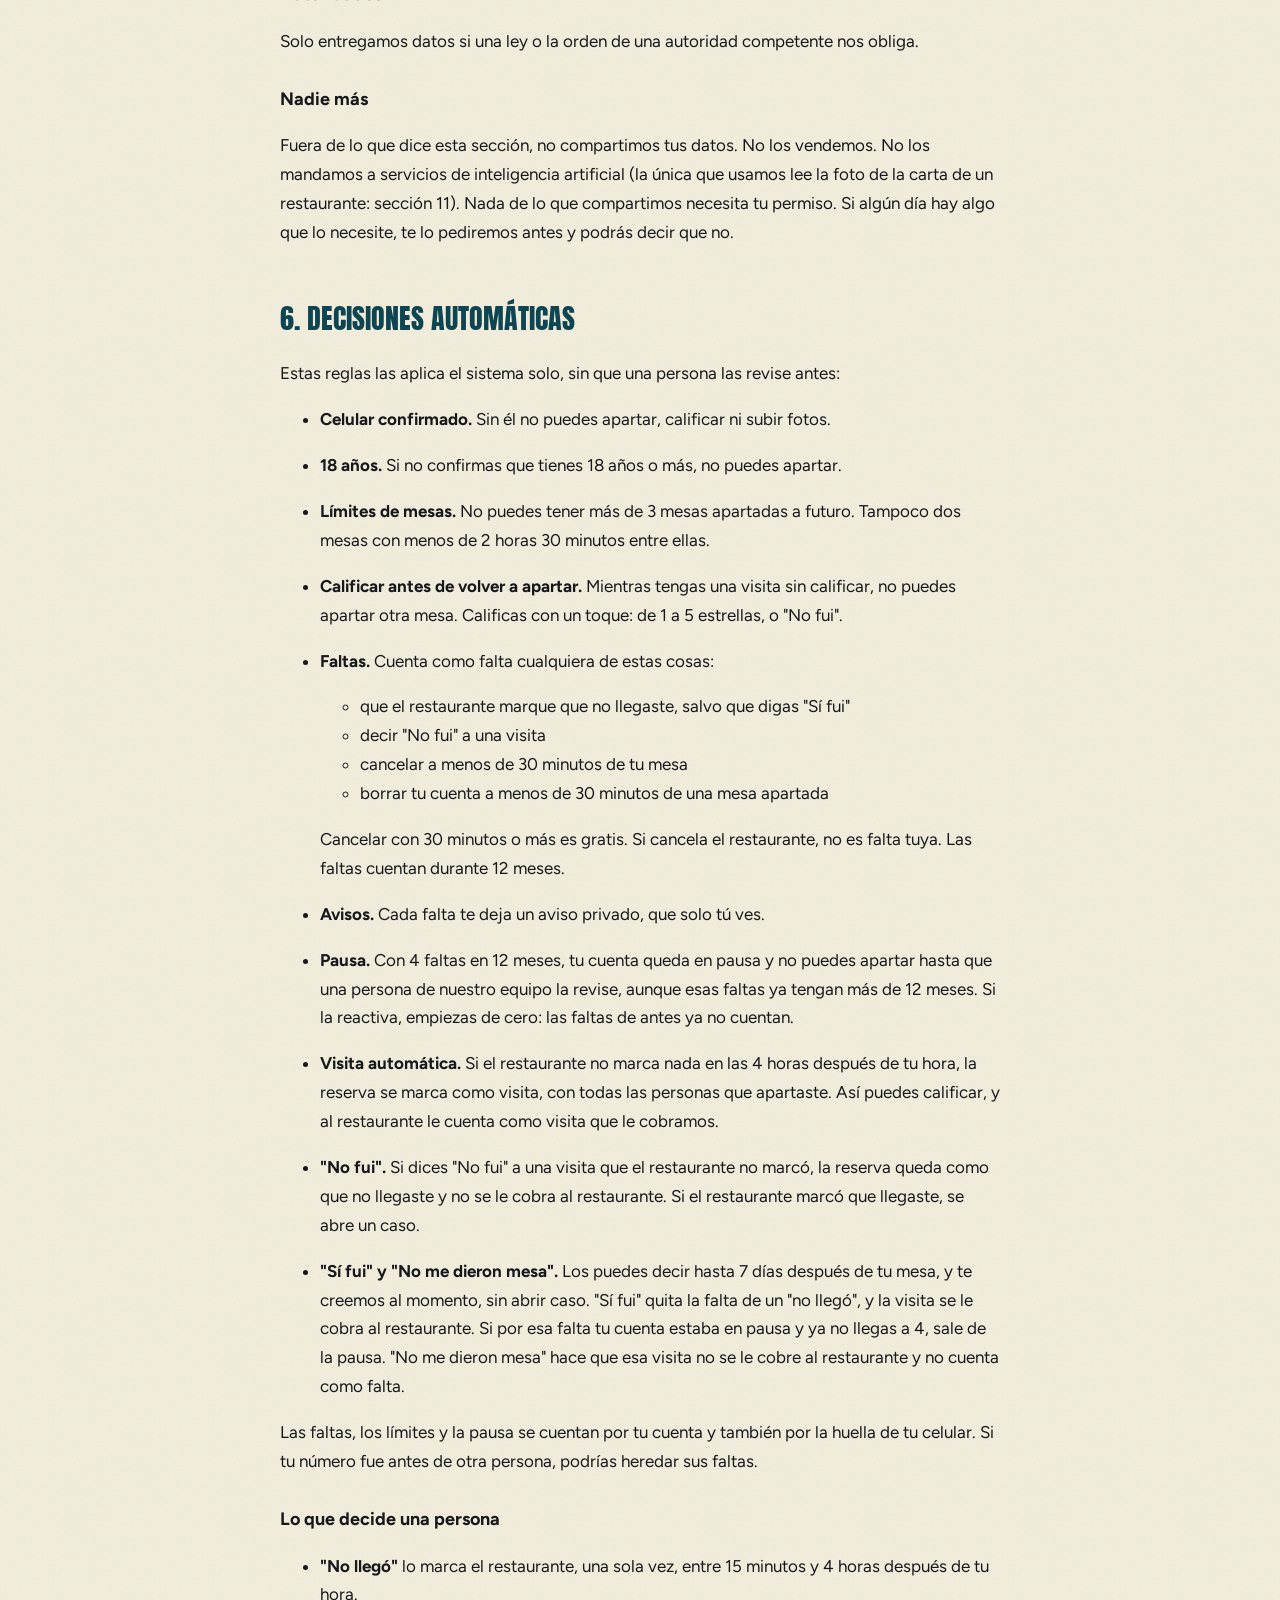
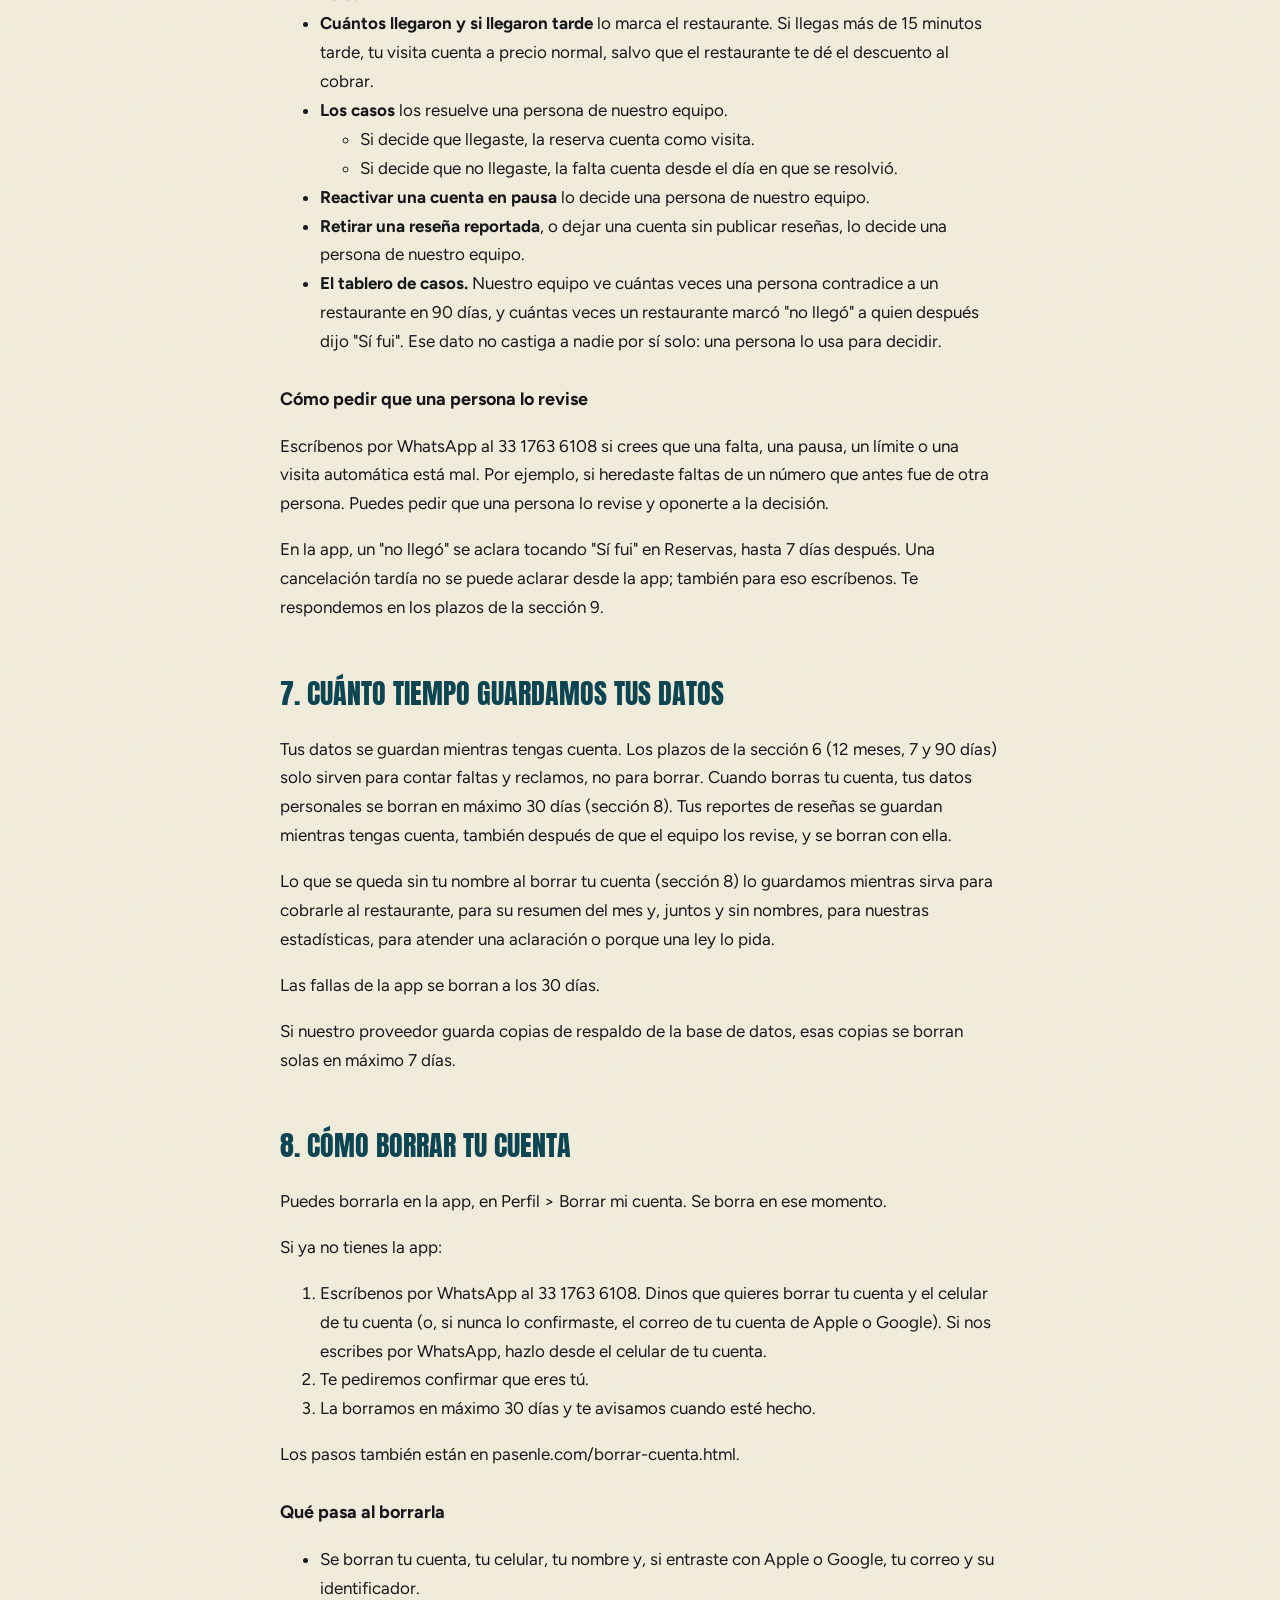
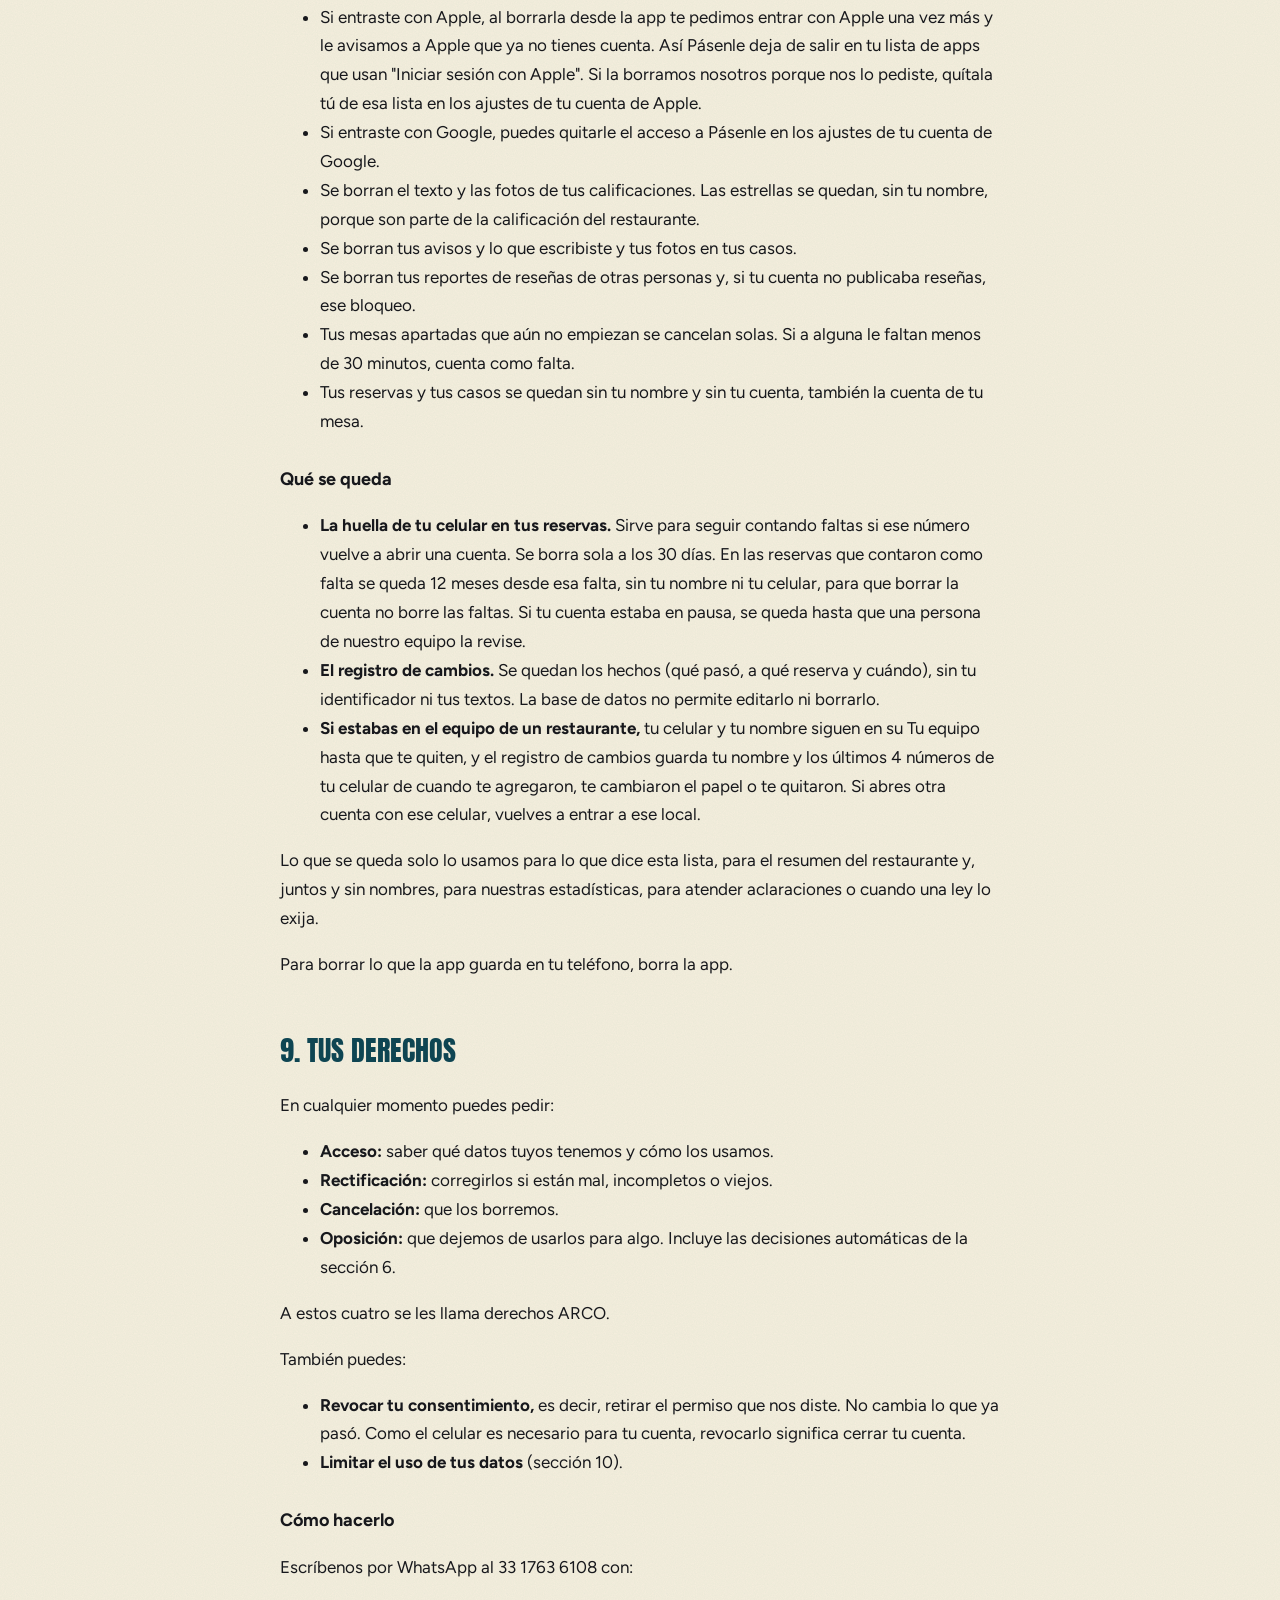
<file: privacidad.html>
<!doctype html>
<html lang="es-MX">
<head>
<meta charset="utf-8">
<script>document.documentElement.classList.add('js')</script>
<meta name="viewport" content="width=device-width, initial-scale=1">
<title>Aviso de privacidad · Pásenle</title>
<meta name="description" content="Qué datos usa Pásenle, para qué, con quién los comparte y cómo pedir que los borremos.">
<meta name="theme-color" content="#F7F1E3">
<!-- al compartir por WhatsApp o en redes: dirección absoluta (WhatsApp no lee rutas relativas) -->
<link rel="canonical" href="https://pasenle.com/privacidad.html">
<meta property="og:type" content="website">
<meta property="og:locale" content="es_MX">
<meta property="og:site_name" content="Pásenle">
<meta property="og:url" content="https://pasenle.com/privacidad.html">
<meta property="og:title" content="Aviso de privacidad · Pásenle">
<meta property="og:description" content="Qué datos usa Pásenle, para qué, con quién los comparte y cómo pedir que los borremos.">
<meta property="og:image" content="https://pasenle.com/img/compartir.jpg?v=2">
<meta property="og:image:type" content="image/jpeg">
<meta property="og:image:width" content="1200">
<meta property="og:image:height" content="630">
<meta property="og:image:alt" content="Pásenle. Mueve la hora, paga menos. Ejemplo: a las 5 de la tarde, unas tostadas de atún bajan de $190 a $105.">
<meta name="twitter:card" content="summary_large_image">
<meta name="twitter:image:alt" content="Pásenle. Mueve la hora, paga menos. Ejemplo: a las 5 de la tarde, unas tostadas de atún bajan de $190 a $105.">
<link rel="apple-touch-icon" href="img/icono-180.png">
<link rel="icon" type="image/png" sizes="96x96" href="img/icono-96.png">
<link rel="icon" type="image/png" sizes="180x180" href="img/icono-180.png">
<!-- las letras de la primera pantalla llegan antes del primer dibujo: el texto ya no brinca al cambiar de letra -->
<link rel="preload" href="fuentes/Anton-Regular.woff2" as="font" type="font/woff2" crossorigin>
<link rel="preload" href="fuentes/Figtree-Regular.woff2" as="font" type="font/woff2" crossorigin>
<link rel="preload" href="fuentes/Figtree-Bold.woff2" as="font" type="font/woff2" crossorigin>
<link rel="stylesheet" href="css/sitio.css">
<style>
  .doc { max-width: 760px; margin: 0 auto; padding: 72px 20px 110px; line-height: 1.7; font-size: 17px; }
  .doc h1 { font-family: Anton, sans-serif; font-weight: 400; text-transform: uppercase; font-size: clamp(40px, 6vw, 64px); line-height: 1.04; margin: 0 0 18px; color: var(--hondo); text-shadow: .05em .05em 0 var(--agua); }
  .doc h2 { font-family: Anton, sans-serif; font-weight: 400; text-transform: uppercase; font-size: 28px; margin: 48px 0 10px; color: var(--petroleo); }
  .doc h3 { font-size: 18px; margin: 28px 0 6px; }
  .doc table { width: 100%; border-collapse: collapse; font-size: 15px; margin: 12px 0; }
  .doc th, .doc td { text-align: left; padding: 10px; border-bottom: 1px solid var(--hilo); vertical-align: top; }
</style>
</head>
<body class="papel">
<header class="toldo">
  <div class="envoltura nav">
    <a class="marca" href="index.html"><b data-nombre>Pásenle</b><small data-ciudad>Guadalajara</small></a>
    <nav class="nav__ligas"><a class="pildora pildora--siempre" href="index.html">Volver</a></nav>
  </div>
</header>
<main class="doc">
  <div id="texto">
  <!-- texto de aviso.md; se regenera con: node .herramientas/aviso.mjs -->
  <!-- aviso:inicio -->
<h1>Aviso de privacidad de Pásenle</h1>
<p>Última actualización: 2 de noviembre de 2026</p>
<p>Este aviso explica qué datos tuyos usa Pásenle, para qué los usa y quién los ve. También explica cómo puedes pedir que los corrijamos o los borremos. Es el aviso completo, también llamado aviso integral. Sigue la Ley Federal de Protección de Datos Personales en Posesión de los Particulares, publicada el 20 de marzo de 2025.</p>
<h2>En corto</h2>
<ul>
<li>Necesitas tu celular para apartar o calificar. Para ver restaurantes no lo necesitas.</li>
<li>Para apartar necesitas tener 18 años o más.</li>
<li>Puedes entrar con tu celular, con Apple o con Google. Con Apple o Google nos llegan tu nombre y tu correo.</li>
<li>En tu reserva, el restaurante ve la hora, cuántas personas van y si es tu primera vez. No ve tu nombre, tu celular ni tu correo. Si reportas algo, le contamos qué pasó, nunca quién lo dijo.</li>
<li>Otros comensales y el restaurante ven tus reseñas publicadas y sus fotos, con tu nombre corto. Lo que cuentas en &quot;Tuve un problema&quot; no se publica.</li>
<li>La cuenta de tu mesa que guarda el restaurante al cobrar sirve para su resumen del mes y, junta con otras y sin nombres, para nuestras estadísticas.</li>
<li>Cancelar es gratis hasta 30 minutos antes. Cada falta te deja un aviso privado. Con 4 faltas en 12 meses, tu cuenta queda en pausa hasta que una persona la revise.</li>
<li>Tus mesas apartadas se guardan en tu teléfono para que las veas sin señal. Eso no sale de tu teléfono.</li>
<li>Tu ubicación es opcional y aproximada: solo se usa si tocas &quot;Cerca de ti&quot;. No la mandamos a nuestro servidor ni la guardamos, pero el mapa se centra ahí y el que hace el mapa (Apple o Google) recibe esa zona para dibujarla. No usamos analíticas, publicidad ni rastreo.</li>
<li>Puedes borrar tu cuenta desde la app o pedirlo por WhatsApp. Tus datos personales se borran en máximo 30 días. Si entraste con Apple y la borras desde la app, le avisamos a Apple.</li>
</ul>
<h2>1. Quién es responsable de tus datos</h2>
<p>Pásenle es el responsable de tus datos. En este aviso le decimos &quot;nosotros&quot;.</p>
<p>Para cualquier tema de privacidad, escríbenos por WhatsApp al 33 1763 6108.</p>
<h2>2. Qué datos usamos</h2>
<p>Los datos nos los das tú en la app o se generan cuando la usas. No compramos datos ni se los pedimos a otras empresas. Solo si eliges entrar con Apple o Google, ellos nos mandan algunos datos (abajo).</p>
<h3>Tu cuenta</h3>
<ul>
<li><strong>Tu celular de México (10 dígitos).</strong> Te lo pedimos la primera vez que apartas o calificas. Para confirmar que es tuyo, te mandamos un código de 6 dígitos por mensaje de texto (SMS). Si la app te ofrece recibirlo por WhatsApp y lo eliges, llega por WhatsApp.</li>
<li><strong>Un identificador de cuenta.</strong> Es un código que crea el sistema. No es tu nombre ni tu número.</li>
<li><strong>Tu nombre, solo si tu perfil tiene uno.</strong> La app no te lo pide: llega si entras con Apple o Google (abajo).</li>
<li><strong>Tu tipo de cuenta</strong> (comensal o restaurante) y la fecha en que la abriste.</li>
<li><strong>Que tienes 18 años o más.</strong> Lo confirmas al crear tu cuenta y guardamos la fecha en que lo confirmaste. No te pedimos fecha de nacimiento ni identificación.</li>
</ul>
<h3>Si entras con Apple o Google</h3>
<p>Además de con tu celular, puedes entrar con &quot;Continuar con Apple&quot; (en iPhone) o &quot;Continuar con Google&quot;. Aun así, antes de tu primera mesa confirmas tu celular con un código por SMS.</p>
<p>Al entrar así, Apple o Google nos mandan:</p>
<ul>
<li><strong>Tu nombre.</strong> Apple lo manda solo la primera vez. Lo guardamos como el nombre de tu perfil si todavía no tiene uno, y de ahí sale el nombre corto de tus reseñas (sección 4).</li>
<li><strong>Tu correo.</strong> Con Apple puedes ocultarlo: entonces nos llega un correo de relevo de Apple, que te reenvía los mensajes a tu correo de verdad. No te mandamos correos.</li>
<li><strong>Un identificador de tu cuenta de Apple o Google.</strong> Sirve para que vuelvas a entrar a la misma cuenta.</li>
<li><strong>Con Google, la liga a tu foto de perfil,</strong> si tienes una. Se guarda con tu cuenta, pero la app no la usa ni la enseña.</li>
</ul>
<p>Nunca recibimos tu contraseña de Apple o Google. Entrar así es tu decisión: si no quieres darnos tu nombre ni tu correo, entra solo con tu celular.</p>
<p>Nuestro proveedor de cuentas (Supabase) guarda tu cuenta con tu celular y, si entraste con Apple o Google, con estos datos. También guarda registros técnicos de cada entrada, como la dirección IP y la hora, para cuidar la seguridad.</p>
<h3>Tus reservas</h3>
<ul>
<li><strong>Al apartar guardamos:</strong> el restaurante, la fecha, la hora, cuántas personas van, el descuento, si el descuento incluye bebidas y tu clave de mesa.</li>
<li><strong>Después se agrega:</strong><ul>
<li>el estado de la reserva: apartada, llegaste, cancelada o no llegó</li>
<li>la hora en que llegaste</li>
<li>cuántas personas llegaron y si llegaste más de 15 minutos tarde, si el restaurante lo marca</li>
<li>si la visita se marcó sola</li>
<li>quién canceló y cuándo</li>
<li>el motivo, si canceló el restaurante (hasta 200 letras)</li>
<li>si dijiste &quot;Sí fui&quot; o &quot;No me dieron mesa&quot;, y cuándo</li>
<li>la cuenta de tu mesa, si el restaurante la guarda al cobrar: lo de comida, lo de bebidas, el descuento, el total y, si los elige de su carta, los platillos con su precio y cuántos</li>
</ul>
</li>
<li><strong>Una huella de tu celular en cada reserva.</strong> Es un código que sale de tu número con una llave secreta que solo tiene Pásenle: sin esa llave no se puede sacar tu número. Sirve para contar faltas y límites aunque abras otra cuenta con el mismo número.</li>
</ul>
<h3>Tus faltas y tus avisos</h3>
<ul>
<li><strong>Faltas:</strong> las de los últimos 12 meses. La sección 6 explica qué cuenta como falta.</li>
<li><strong>Avisos:</strong> cada falta te deja un aviso privado, que solo tú ves: qué pasó y cuántas llevas en 12 meses. También te avisamos si tu cuenta queda en pausa o se reactiva.</li>
<li><strong>Pausa:</strong> si tu cuenta queda en pausa, guardamos cuándo pasó y, cuando una persona de nuestro equipo la reactiva, quién fue, cuándo y su nota.</li>
</ul>
<p>Ya no damos puntos.</p>
<h3>Tus reseñas y fotos</h3>
<ul>
<li><strong>La calificación:</strong> de 1 a 5 estrellas, o &quot;No fui&quot;; un comentario opcional (hasta 600 letras), la fecha y el estado. El estado puede ser publicada, en revisión, retirada o &quot;No fui&quot;. Un &quot;No fui&quot; no se publica.</li>
<li><strong>Las fotos:</strong> de 0 a 3 por reseña. Puedes tomarlas con la cámara o elegirlas de tu galería. La app las hace más pequeñas antes de subirlas.</li>
<li><strong>Sin datos internos.</strong> Antes de subirlas, la app les quita sus datos internos (metadatos), como el lugar donde tomaste la foto. Solo deja la orientación, para que se vea derecha.</li>
<li><strong>La liga de cada foto</strong> lleva un código al azar, distinto en cada reseña. No incluye tu identificador de cuenta ni el de la reserva.</li>
<li><strong>Si reportas una reseña:</strong> guardamos cuál reseña, el motivo que eliges (es ofensiva, es de otro lugar u otra cosa), la fecha, tu identificador de cuenta y cuándo la revisó nuestro equipo. Desde ese momento esa reseña ya no te sale. Ni el restaurante ni quien la escribió saben quién la reportó. Solo se puede reportar una vez cada reseña. Nuestro equipo la revisa y decide si la retira o la deja.</li>
<li><strong>Si tu reseña es reportada:</strong> nuestro equipo la puede retirar. Si decide que tu cuenta ya no publica reseñas, guardamos desde cuándo y por cuál reseña. Puedes seguir apartando y calificando con estrellas, pero tus reseñas no se publican.</li>
</ul>
<h3>Tus casos</h3>
<p>Se abre un caso cuando nos cuentas un problema en &quot;Tuve un problema&quot; o en &quot;¿Qué pasó?&quot; al calificar, o cuando el restaurante marca que llegaste y tú dices &quot;No fui&quot;. Guardamos tu comentario, tus fotos (de 0 a 3), el estado (abierto o resuelto), la decisión, la nota de quien lo revisó y las fechas.</p>
<p>Las fotos de &quot;Tuve un problema&quot; se guardan en un espacio privado: solo las ven tú y nuestro equipo.</p>
<p>&quot;Sí fui&quot; y &quot;No me dieron mesa&quot; no abren caso: te creemos al momento (sección 6).</p>
<h3>Registro de cambios</h3>
<p>Guardamos un registro de lo que pasa con cada reserva. Anota qué pasó, cuándo, quién lo hizo (con su identificador), cómo estaba antes y cómo quedó.</p>
<p>De tus calificaciones, el registro anota las estrellas y si quedó en revisión, nunca tu comentario. Si se abre un caso, anota que se abrió y por qué.</p>
<p>La app no puede cambiar este registro, y la base de datos rechaza cualquier cambio o borrado. Lo único que se le quita es quién lo hizo y tus textos, cuando borras tu cuenta (sección 8).</p>
<h3>Si la app falla</h3>
<p>Si la app falla, guardamos qué tipo de falla fue, en qué pantalla, en qué versión de la app, si es iPhone o Android y en qué parte del código pasó. No guardamos ningún dato tuyo: ni el mensaje del error, ni tu cuenta, ni tu celular, ni tu teléfono. Se borra a los 30 días. La versión de demostración no manda nada.</p>
<h3>Lo que guarda tu teléfono</h3>
<p>Esto se queda en tu teléfono. No nos lo manda a nosotros ni a nadie más:</p>
<ul>
<li>Si ya viste la bienvenida.</li>
<li><strong>Tus mesas apartadas que todavía no pasan:</strong> la clave de mesa, el restaurante con su dirección y su ubicación, la fecha, la hora, cuántas personas van y el descuento. Sirven para que las veas aunque no tengas señal. Se borran cuando la mesa pasa, al cerrar sesión o al borrar la app.</li>
<li><strong>Los recordatorios de tus mesas,</strong> si los pides: un aviso 2 horas antes de cada mesa, con el restaurante, la hora y tu clave. Los programa tu teléfono. Los puedes apagar en Perfil.</li>
<li>Tu sesión, para que no tengas que entrar cada vez. Lleva tus llaves de acceso, tu identificador de cuenta y tu celular, y tu correo si entraste con Apple o Google. Se borra al cerrar sesión (Perfil &gt; Cerrar sesión) o al borrar la app.</li>
<li>Copias temporales de las fotos que eliges para una reseña. La app no las borra.</li>
<li>Si tienes un restaurante o eres de su equipo: cuál sucursal elegiste, si estabas en el lado del restaurante, a qué locales ya entraste en ese teléfono (se borra al cerrar sesión) y la última pestaña que usaste en Cobrar. También las marcas de &quot;Llegaron&quot; mientras no se mandan: la reserva, cuántos llegaron y si fue a tiempo. Esas sí nos llegan en cuanto hay señal, y entonces se borran del teléfono.</li>
<li><strong>Tus favoritos:</strong> los restaurantes que marcaste con el corazón, junto con tu identificador de cuenta. Para guardarlos necesitas entrar a tu cuenta. No se mandan a ningún lado. Al cerrar sesión dejan de verse y vuelven cuando entras otra vez; se borran al borrar tu cuenta o la app.</li>
</ul>
<p>Si borras la app, se borra todo lo de esta lista.</p>
<p>Si no hay internet cuando abres la app, te lo dice en pantalla y te enseña tus mesas apartadas guardadas. En cuanto vuelve la señal, la app entra sola.</p>
<h3>Permisos del teléfono</h3>
<ul>
<li><strong>Cámara:</strong> solo cuando decides tomar una foto para tu reseña o tu reporte.</li>
<li><strong>Fotos:</strong> el selector del teléfono le pasa a la app solo las fotos que tú eliges. No le da acceso a toda tu galería.</li>
<li><strong>Ubicación:</strong> es opcional y aproximada. Te la pedimos solo cuando tocas &quot;Cerca de ti&quot;, para ordenar los restaurantes del más cercano al más lejano y centrar el mapa donde estás. No la mandamos a nuestro servidor ni la guardamos. Para dibujar el mapa en esa zona, el teléfono se la pide al que hace el mapa (Apple o Google, ver sección 5). Si no la permites, buscas por colonia.</li>
<li><strong>Notificaciones:</strong> solo si quieres el recordatorio de tus mesas. Te lo preguntamos después de apartar.</li>
</ul>
<h3>Lo que no usamos</h3>
<ul>
<li><strong>Tu ubicación, si no la permites.</strong> En ese caso no calculamos distancias: ves la colonia de cada restaurante.</li>
<li><strong>Otros datos.</strong> No te pedimos correo (solo nos llega si entras con Apple o Google), contactos, datos de pago ni datos bancarios.</li>
<li><strong>Datos sensibles.</strong> Son datos como tu salud, tu religión, tu origen étnico, tus opiniones políticas o tu vida sexual. No te pedimos ninguno. Tu reseña es texto libre: no escribas ahí datos sensibles tuyos ni de otras personas.</li>
</ul>
<h2>3. Para qué usamos tus datos</h2>
<h3>Lo necesario para darte el servicio</h3>
<p>Sin estos usos no podemos darte lo que pides, por eso no requieren un permiso aparte:</p>
<ol>
<li>Abrir tu cuenta, dejarte entrar con tu celular, Apple o Google, y confirmar que el celular es tuyo.</li>
<li>Apartar tu mesa y decirle al restaurante a qué hora llegas y cuántas personas van.</li>
<li>Mostrarte tus reservas y tu clave de mesa. También avisarte si el restaurante canceló o cerró ese día.</li>
<li>Aplicar las reglas de uso: edad mínima, faltas, avisos, pausa y límites de mesas (sección 6).</li>
<li>Pedirte que califiques tu visita anterior antes de apartar otra mesa, publicar tus calificaciones y fotos, resolver casos y revisar con el restaurante los problemas que reportes.
También revisar las reseñas que alguien reporta: una reseña con palabras ofensivas no se publica hasta que la lea una persona del equipo, y el equipo puede retirar una reseña o dejar una cuenta sin publicar reseñas.</li>
<li>Enseñarte lo que hay cerca de ti, si permites tu ubicación.</li>
<li>Contar las personas que llegaron, que es lo que le cobramos al restaurante, y decirle si eres cliente nuevo o si regresas.</li>
<li>Armarle al restaurante su resumen del mes: cuántas mesas y personas le llevamos y cuánto gastaron. Usamos la cuenta que guardó al cobrar y, si no la guardó, su ticket promedio.</li>
<li>Cuidar la seguridad del servicio y evitar abusos. Por ejemplo, poner un límite de 30 fotos al día o detectar a quien contradice seguido a un restaurante. También saber cuando la app falla, para arreglarla.</li>
<li>Atender tus solicitudes y cumplir la ley.</li>
</ol>
<h3>Otros usos</h3>
<p>No usamos tus datos para publicidad, mercadotecnia ni perfiles para vender.</p>
<p>Lo único aparte son nuestras estadísticas: juntamos lo que gastan las mesas (la cuenta que guarda el restaurante al cobrar), sin nombres ni cuentas, para saber cosas como cuánto se gasta en promedio por persona. Esos números juntos ya no dicen nada de ti ni de tu mesa. Si no quieres que lo tuyo entre en ellos, escríbenos por WhatsApp al 33 1763 6108.</p>
<p>Si algún día queremos usar tus datos para otra cosa, te pediremos permiso antes. Podrás decir que no y seguir usando la app.</p>
<h2>4. Quién ve tus datos</h2>
<h3>Tú</h3>
<p>Solo puedes consultar tus propios datos:</p>
<ul>
<li>tu perfil</li>
<li>tus reservas</li>
<li>tus calificaciones, también las que están en revisión o retiradas</li>
<li>tus casos</li>
<li>tus faltas y tus avisos</li>
</ul>
<h3>El restaurante donde apartas</h3>
<p>De cada reserva en su local, el restaurante ve:</p>
<ul>
<li><strong>&quot;Comensal&quot;, no tu nombre.</strong> En su lista de reservas no ve tu nombre.</li>
<li><strong>Los datos de la reserva:</strong> fecha, hora, personas, descuento, si incluye bebidas, tu clave de mesa, si es tu primera visita, el estado (llegaste o no llegó) y cuántas personas llegaron.</li>
<li><strong>La cuenta de tu mesa</strong> que guardó al cobrar.</li>
<li><strong>Tu identificador de cuenta.</strong> Lo usa para contar cuántos clientes son nuevos y cuántos regresan.</li>
<li><strong>Tus reseñas publicadas de su local.</strong> Para el restaurante no son anónimas: ve tu nombre corto. La liga de las fotos no dice de qué reserva son, pero con la fecha, y si lleva fotos con la hora en que se subieron, podría saber de qué mesa son.</li>
</ul>
<p>El restaurante no ve tu celular, tu correo, la huella de tu celular, tus avisos, el registro de cambios, tus reseñas en revisión ni si reportaste una reseña. De tus casos solo ve lo que dice el apartado siguiente.</p>
<h3>Si reportas un problema</h3>
<p>Si nos cuentas que algo salió mal en tu visita (en &quot;¿Qué pasó?&quot;, en &quot;Tuve un problema&quot; o por WhatsApp), lo revisamos con el restaurante: le contamos qué reportaste. No le damos tu celular ni tu correo. Aun así, con el día, la hora y las personas de tu mesa, el restaurante podría saber quién eres.</p>
<p>Si dices &quot;Sí fui&quot; o &quot;No me dieron mesa&quot;, el restaurante ve en esa mesa una nota de lo que dijo el comensal, sin tu nombre. Si marcó que no llegaste y calificas esa visita, tu reseña se publica hasta que se resuelve a tu favor: con eso el restaurante puede saber de qué mesa es.</p>
<p>Lo que nos cuentas en &quot;Tuve un problema&quot; no se publica: solo lo lee nuestro equipo para revisarlo con el restaurante. Lo que escribes en &quot;¿Qué pasó?&quot; al calificar sí se publica, con tu nombre corto, y la app te lo dice antes de mandarlo: otros comensales y el restaurante lo ven como cualquier reseña, y el restaurante podría ligarla a tu reserva. Si prefieres que algo no salga ahí, cuéntanoslo en &quot;Tuve un problema&quot; o por WhatsApp.</p>
<h3>Otros comensales</h3>
<p>Los comensales que tienen sesión abierta ven tus reseñas publicadas. En cada una ven:</p>
<ul>
<li>tus iniciales y tu nombre corto: primer nombre e inicial del apellido, o el nombre completo si es una sola palabra</li>
<li>la fecha en que comiste ahí</li>
<li>las estrellas, el texto y las fotos</li>
</ul>
<p>Sin sesión abierta, nadie ve reseñas, perfiles ni reservas.</p>
<p>Nadie en la app, ni otros comensales ni el restaurante, ve quién reportó una reseña.</p>
<h3>Cualquier persona con la liga de una foto de reseña</h3>
<p>Las fotos de las reseñas se guardan en un espacio público. Quien tenga la liga puede abrir la foto, aunque no use la app. Las fotos de &quot;Tuve un problema&quot; no: esas son privadas.</p>
<p>La liga lleva un código al azar, distinto en cada reseña: no incluye tu identificador de cuenta ni el de tu reserva. Con la liga sola no se sabe de quién es la foto ni de qué mesa.</p>
<h3>El equipo de Pásenle</h3>
<p>Las personas del equipo con permiso de administración ven:</p>
<ul>
<li>todas las reservas, reseñas, casos y cierres de restaurantes</li>
<li>las reseñas reportadas y las que detuvo el filtro de palabras: el texto, las fotos, cuántos reportes tienen y los motivos, sin quién las reportó</li>
<li>un tablero de los últimos 90 días que cuenta, por persona, sus reservas, sus &quot;no llegó&quot;, sus casos y cuántas veces dijo &quot;Sí fui&quot; o &quot;No me dieron mesa&quot;</li>
<li>las cuentas en pausa, sin tu celular</li>
<li>las fallas de la app, que no traen ningún dato tuyo</li>
</ul>
<p>Quien entra al panel de nuestro proveedor de base de datos ve todo, incluidos tu celular y tu correo. Desde ahí damos soporte.</p>
<h2>5. Con quién compartimos tus datos</h2>
<h3>Proveedores que trabajan para nosotros</h3>
<table>
<thead>
<tr>
<th>Proveedor</th>
<th>Para qué</th>
<th>Dónde</th>
</tr>
</thead>
<tbody><tr>
<td>Supabase</td>
<td>Base de datos, cuentas y fotos</td>
<td>Servidores en Ohio, Estados Unidos (Amazon Web Services)</td>
</tr>
<tr>
<td>Twilio</td>
<td>Mandar tu código por SMS (o por WhatsApp, si lo eliges)</td>
<td>Estados Unidos</td>
</tr>
</tbody></table>
<p>Tus datos se guardan fuera de México.</p>
<p><strong>Supabase</strong> solo usa tus datos para darnos su servicio. Su contrato le prohíbe usarlos para fines propios.</p>
<p><strong>Twilio</strong> usa algunos datos de los envíos para fines propios, bajo su propio aviso de privacidad. Esos fines son:</p>
<ul>
<li>prevenir fraude y abuso</li>
<li>seguridad</li>
<li>cumplir reglas de telecomunicaciones</li>
<li>mejorar y analizar sus productos</li>
</ul>
<p><strong>WhatsApp.</strong> Si recibes el código por WhatsApp, o si nos escribes a nuestro WhatsApp de ayuda, tu número y tus mensajes pasan por WhatsApp, de Meta, bajo sus propios términos.</p>
<p>Les pedimos a estos proveedores que cuiden tus datos con una protección igual o mayor a la de este aviso.</p>
<p><strong>Mapas en iPhone (Apple).</strong> En iPhone, el mapa dentro de la app es de Apple. Para dibujarlo, tu teléfono le pide a Apple la zona que estás viendo. Si tocas &quot;Cerca de ti&quot;, esa zona es tu ubicación aproximada. Si tocas &quot;Cómo llegar&quot;, se abre Apple Maps con el lugar del restaurante. Desde ese momento Apple usa tu ubicación con su propia política, no con la nuestra.</p>
<p><strong>Mapas en Android (Google).</strong> En Android, el mapa dentro de la app es de Google Maps. Al enseñar el mapa, Google recibe datos técnicos del teléfono (como el modelo, la versión del sistema y la dirección IP), fallas del mapa y cómo lo mueves, y los usa con su propia política. Si tocas &quot;Cerca de ti&quot;, también recibe la zona donde estás, porque el mapa se centra ahí. La app no le manda tu cuenta ni tus reservas. Si tocas &quot;Cómo llegar&quot;, se abre Google Maps con el lugar del restaurante.</p>
<p><strong>Reseñas en Google.</strong> Después de calificar, te invitamos a dejarle una reseña en Google al restaurante. Es opcional, es igual para todos y no te damos nada a cambio. Si tocas la invitación, se abre Google, y lo que escribas ahí lo trata Google con su propia política. No le mandamos tus datos.</p>
<p><strong>Entrar con Apple o Google.</strong> Si eliges entrar así, Apple o Google confirman quién eres con sus propias políticas y saben que usas Pásenle. No les mandamos tus reservas ni nada de lo que haces en la app. Si entraste con Apple y borras tu cuenta desde la app, le avisamos a Apple (sección 8).</p>
<h3>Restaurantes</h3>
<p>Le damos al restaurante los datos de la sección 4 porque los necesita para recibirte y para responder lo que reportes. La ley permite hacerlo sin pedirte un permiso aparte, porque es necesario para darte el servicio que pides.</p>
<h3>Autoridades</h3>
<p>Solo entregamos datos si una ley o la orden de una autoridad competente nos obliga.</p>
<h3>Nadie más</h3>
<p>Fuera de lo que dice esta sección, no compartimos tus datos. No los vendemos. No los mandamos a servicios de inteligencia artificial (la única que usamos lee la foto de la carta de un restaurante: sección 11). Nada de lo que compartimos necesita tu permiso. Si algún día hay algo que lo necesite, te lo pediremos antes y podrás decir que no.</p>
<h2>6. Decisiones automáticas</h2>
<p>Estas reglas las aplica el sistema solo, sin que una persona las revise antes:</p>
<ul>
<li><p><strong>Celular confirmado.</strong> Sin él no puedes apartar, calificar ni subir fotos.</p>
</li>
<li><p><strong>18 años.</strong> Si no confirmas que tienes 18 años o más, no puedes apartar.</p>
</li>
<li><p><strong>Límites de mesas.</strong> No puedes tener más de 3 mesas apartadas a futuro. Tampoco dos mesas con menos de 2 horas 30 minutos entre ellas.</p>
</li>
<li><p><strong>Calificar antes de volver a apartar.</strong> Mientras tengas una visita sin calificar, no puedes apartar otra mesa. Calificas con un toque: de 1 a 5 estrellas, o &quot;No fui&quot;.</p>
</li>
<li><p><strong>Faltas.</strong> Cuenta como falta cualquiera de estas cosas:</p>
<ul>
<li>que el restaurante marque que no llegaste, salvo que digas &quot;Sí fui&quot;</li>
<li>decir &quot;No fui&quot; a una visita</li>
<li>cancelar a menos de 30 minutos de tu mesa</li>
<li>borrar tu cuenta a menos de 30 minutos de una mesa apartada</li>
</ul>
<p>Cancelar con 30 minutos o más es gratis. Si cancela el restaurante, no es falta tuya. Las faltas cuentan durante 12 meses.</p>
</li>
<li><p><strong>Avisos.</strong> Cada falta te deja un aviso privado, que solo tú ves.</p>
</li>
<li><p><strong>Pausa.</strong> Con 4 faltas en 12 meses, tu cuenta queda en pausa y no puedes apartar hasta que una persona de nuestro equipo la revise, aunque esas faltas ya tengan más de 12 meses. Si la reactiva, empiezas de cero: las faltas de antes ya no cuentan.</p>
</li>
<li><p><strong>Visita automática.</strong> Si el restaurante no marca nada en las 4 horas después de tu hora, la reserva se marca como visita, con todas las personas que apartaste. Así puedes calificar, y al restaurante le cuenta como visita que le cobramos.</p>
</li>
<li><p><strong>&quot;No fui&quot;.</strong> Si dices &quot;No fui&quot; a una visita que el restaurante no marcó, la reserva queda como que no llegaste y no se le cobra al restaurante. Si el restaurante marcó que llegaste, se abre un caso.</p>
</li>
<li><p><strong>&quot;Sí fui&quot; y &quot;No me dieron mesa&quot;.</strong> Los puedes decir hasta 7 días después de tu mesa, y te creemos al momento, sin abrir caso. &quot;Sí fui&quot; quita la falta de un &quot;no llegó&quot;, y la visita se le cobra al restaurante. Si por esa falta tu cuenta estaba en pausa y ya no llegas a 4, sale de la pausa. &quot;No me dieron mesa&quot; hace que esa visita no se le cobre al restaurante y no cuenta como falta.</p>
</li>
</ul>
<p>Las faltas, los límites y la pausa se cuentan por tu cuenta y también por la huella de tu celular. Si tu número fue antes de otra persona, podrías heredar sus faltas.</p>
<h3>Lo que decide una persona</h3>
<ul>
<li><strong>&quot;No llegó&quot;</strong> lo marca el restaurante, una sola vez, entre 15 minutos y 4 horas después de tu hora.</li>
<li><strong>Cuántos llegaron y si llegaron tarde</strong> lo marca el restaurante. Si llegas más de 15 minutos tarde, tu visita cuenta a precio normal, salvo que el restaurante te dé el descuento al cobrar.</li>
<li><strong>Los casos</strong> los resuelve una persona de nuestro equipo.<ul>
<li>Si decide que llegaste, la reserva cuenta como visita.</li>
<li>Si decide que no llegaste, la falta cuenta desde el día en que se resolvió.</li>
</ul>
</li>
<li><strong>Reactivar una cuenta en pausa</strong> lo decide una persona de nuestro equipo.</li>
<li><strong>Retirar una reseña reportada</strong>, o dejar una cuenta sin publicar reseñas, lo decide una persona de nuestro equipo.</li>
<li><strong>El tablero de casos.</strong> Nuestro equipo ve cuántas veces una persona contradice a un restaurante en 90 días, y cuántas veces un restaurante marcó &quot;no llegó&quot; a quien después dijo &quot;Sí fui&quot;. Ese dato no castiga a nadie por sí solo: una persona lo usa para decidir.</li>
</ul>
<h3>Cómo pedir que una persona lo revise</h3>
<p>Escríbenos por WhatsApp al 33 1763 6108 si crees que una falta, una pausa, un límite o una visita automática está mal. Por ejemplo, si heredaste faltas de un número que antes fue de otra persona. Puedes pedir que una persona lo revise y oponerte a la decisión.</p>
<p>En la app, un &quot;no llegó&quot; se aclara tocando &quot;Sí fui&quot; en Reservas, hasta 7 días después. Una cancelación tardía no se puede aclarar desde la app; también para eso escríbenos. Te respondemos en los plazos de la sección 9.</p>
<h2>7. Cuánto tiempo guardamos tus datos</h2>
<p>Tus datos se guardan mientras tengas cuenta. Los plazos de la sección 6 (12 meses, 7 y 90 días) solo sirven para contar faltas y reclamos, no para borrar. Cuando borras tu cuenta, tus datos personales se borran en máximo 30 días (sección 8). Tus reportes de reseñas se guardan mientras tengas cuenta, también después de que el equipo los revise, y se borran con ella.</p>
<p>Lo que se queda sin tu nombre al borrar tu cuenta (sección 8) lo guardamos mientras sirva para cobrarle al restaurante, para su resumen del mes y, juntos y sin nombres, para nuestras estadísticas, para atender una aclaración o porque una ley lo pida.</p>
<p>Las fallas de la app se borran a los 30 días.</p>
<p>Si nuestro proveedor guarda copias de respaldo de la base de datos, esas copias se borran solas en máximo 7 días.</p>
<h2>8. Cómo borrar tu cuenta</h2>
<p>Puedes borrarla en la app, en Perfil &gt; Borrar mi cuenta. Se borra en ese momento.</p>
<p>Si ya no tienes la app:</p>
<ol>
<li>Escríbenos por WhatsApp al 33 1763 6108. Dinos que quieres borrar tu cuenta y el celular de tu cuenta (o, si nunca lo confirmaste, el correo de tu cuenta de Apple o Google). Si nos escribes por WhatsApp, hazlo desde el celular de tu cuenta.</li>
<li>Te pediremos confirmar que eres tú.</li>
<li>La borramos en máximo 30 días y te avisamos cuando esté hecho.</li>
</ol>
<p>Los pasos también están en pasenle.com/borrar-cuenta.html.</p>
<h3>Qué pasa al borrarla</h3>
<ul>
<li>Se borran tu cuenta, tu celular, tu nombre y, si entraste con Apple o Google, tu correo y su identificador.</li>
<li>Si entraste con Apple, al borrarla desde la app te pedimos entrar con Apple una vez más y le avisamos a Apple que ya no tienes cuenta. Así Pásenle deja de salir en tu lista de apps que usan &quot;Iniciar sesión con Apple&quot;. Si la borramos nosotros porque nos lo pediste, quítala tú de esa lista en los ajustes de tu cuenta de Apple.</li>
<li>Si entraste con Google, puedes quitarle el acceso a Pásenle en los ajustes de tu cuenta de Google.</li>
<li>Se borran el texto y las fotos de tus calificaciones. Las estrellas se quedan, sin tu nombre, porque son parte de la calificación del restaurante.</li>
<li>Se borran tus avisos y lo que escribiste y tus fotos en tus casos.</li>
<li>Se borran tus reportes de reseñas de otras personas y, si tu cuenta no publicaba reseñas, ese bloqueo.</li>
<li>Tus mesas apartadas que aún no empiezan se cancelan solas. Si a alguna le faltan menos de 30 minutos, cuenta como falta.</li>
<li>Tus reservas y tus casos se quedan sin tu nombre y sin tu cuenta, también la cuenta de tu mesa.</li>
</ul>
<h3>Qué se queda</h3>
<ul>
<li><strong>La huella de tu celular en tus reservas.</strong> Sirve para seguir contando faltas si ese número vuelve a abrir una cuenta. Se borra sola a los 30 días. En las reservas que contaron como falta se queda 12 meses desde esa falta, sin tu nombre ni tu celular, para que borrar la cuenta no borre las faltas. Si tu cuenta estaba en pausa, se queda hasta que una persona de nuestro equipo la revise.</li>
<li><strong>El registro de cambios.</strong> Se quedan los hechos (qué pasó, a qué reserva y cuándo), sin tu identificador ni tus textos. La base de datos no permite editarlo ni borrarlo.</li>
<li><strong>Si estabas en el equipo de un restaurante,</strong> tu celular y tu nombre siguen en su Tu equipo hasta que te quiten, y el registro de cambios guarda tu nombre y los últimos 4 números de tu celular de cuando te agregaron, te cambiaron el papel o te quitaron. Si abres otra cuenta con ese celular, vuelves a entrar a ese local.</li>
</ul>
<p>Lo que se queda solo lo usamos para lo que dice esta lista, para el resumen del restaurante y, juntos y sin nombres, para nuestras estadísticas, para atender aclaraciones o cuando una ley lo exija.</p>
<p>Para borrar lo que la app guarda en tu teléfono, borra la app.</p>
<h2>9. Tus derechos</h2>
<p>En cualquier momento puedes pedir:</p>
<ul>
<li><strong>Acceso:</strong> saber qué datos tuyos tenemos y cómo los usamos.</li>
<li><strong>Rectificación:</strong> corregirlos si están mal, incompletos o viejos.</li>
<li><strong>Cancelación:</strong> que los borremos.</li>
<li><strong>Oposición:</strong> que dejemos de usarlos para algo. Incluye las decisiones automáticas de la sección 6.</li>
</ul>
<p>A estos cuatro se les llama derechos ARCO.</p>
<p>También puedes:</p>
<ul>
<li><strong>Revocar tu consentimiento,</strong> es decir, retirar el permiso que nos diste. No cambia lo que ya pasó. Como el celular es necesario para tu cuenta, revocarlo significa cerrar tu cuenta.</li>
<li><strong>Limitar el uso de tus datos</strong> (sección 10).</li>
</ul>
<h3>Cómo hacerlo</h3>
<p>Escríbenos por WhatsApp al 33 1763 6108 con:</p>
<ol>
<li>Tu nombre y un medio para responderte.</li>
<li>El celular de tu cuenta o, si nunca lo confirmaste, el correo de tu cuenta de Apple o Google.</li>
<li>Una identificación oficial. Si alguien te representa, su identificación y el documento que lo acredite.</li>
<li>Qué datos y qué derecho quieres ejercer.</li>
<li>Cualquier documento que nos ayude a encontrar tus datos. Si pides una corrección, dinos qué está mal y cómo debe quedar.</li>
</ol>
<h3>Plazos y costo</h3>
<ul>
<li><strong>Respuesta:</strong> máximo 20 días hábiles.</li>
<li><strong>Si procede:</strong> lo hacemos en los 15 días hábiles siguientes.</li>
<li><strong>Ampliación:</strong> podemos alargar cada plazo una sola vez, y te diremos por qué.</li>
<li><strong>Costo:</strong> es gratis. Solo pagarías el envío o las copias, si los hay.</li>
</ul>
<p>Si no estás de acuerdo con nuestra respuesta, puedes acudir a la Secretaría Anticorrupción y Buen Gobierno, la autoridad de protección de datos. Tienes 15 días después de nuestra respuesta.</p>
<h2>10. Cómo limitar el uso de tus datos</h2>
<ul>
<li>Si solo quieres ver restaurantes, no necesitas dar tu celular.</li>
<li>No permitas tu ubicación: puedes buscar por colonia.</li>
<li>Entra solo con tu celular: así no nos llegan tu nombre ni tu correo de Apple o Google.</li>
<li>Recibe tu código por SMS en lugar de WhatsApp.</li>
<li>No subas fotos.</li>
<li>No escribas en tus reseñas datos que te identifiquen.</li>
<li>Pídenos que dejemos de usar tus datos para algo en particular. Te respondemos en los plazos de la sección 9.</li>
</ul>
<h2>11. Si tienes un restaurante en Pásenle</h2>
<ul>
<li>Las reglas para restaurantes (planes, cobro, faltas graves y qué puedes hacer con los datos de los comensales) están en los términos para restaurantes, que te damos y aceptas al darte de alta.</li>
<li>Tu cuenta de dueño usa tu celular, igual que la de un comensal.</li>
<li><strong>Tu equipo.</strong> El dueño, quien lleva el local o nuestro equipo agregan a la gente del restaurante con su celular y su nombre (hasta 40 letras), y eligen qué hace: llevar el local, con o sin ver el dinero, o recibir y cobrar. Guardamos el celular, el nombre, ese papel, quién lo agregó y cuándo, y lo ligamos a su cuenta de Pásenle: al momento si ese celular ya tiene una, y si no, cuando entre con él. Quien lo agrega ve si ya tenía Pásenle, y en Tu equipo se ve quién ya entró. Sirve para que cada quien entre con su propio celular y vea solo lo que le toca. Lo ven el dueño y quien lleva el local, en Tu equipo, donde también sale el nombre del dueño. Si quitan a alguien, deja de ver el local, y el registro de cambios guarda su nombre y los últimos 4 números de su celular. Si alguien del equipo borra su cuenta, sigue en Tu equipo hasta que lo quiten.</li>
<li>Si cobras desde la app, guardamos la cuenta de cada mesa (comida, bebidas, el descuento, el total y, si los eliges de tu carta, los platillos), con su reserva; el registro de cambios anota quién la guardó. Con eso y tu ticket promedio armamos tu resumen del mes.</li>
<li>Si cancelas una reserva o cierras un día por un imprevisto, guardamos el motivo que escribes (hasta 200 letras). Los comensales afectados lo ven. En los cierres también guardamos cuántas mesas se cancelaron y tu identificador.</li>
<li>Las fotos de tu local, las subas tú o nuestro equipo, son públicas: salen en la app y cualquiera con su liga las puede abrir.</li>
<li>Si usas el menú con foto, la foto de tu carta se manda a un servicio de inteligencia artificial (Anthropic, en Estados Unidos) que lee tus platillos y precios. No guardamos la foto: solo los platillos que revisas y guardas.</li>
<li>Tu horario, tus horas con mesas, tus descuentos, tu colonia y si das descuento en bebidas son públicos dentro de la app.</li>
<li>Para cobrarte guardamos tu plan, tus cuentas del mes y tus pagos.</li>
</ul>
<h2>12. Menores de edad</h2>
<p>Para apartar en Pásenle necesitas tener 18 años o más. Al crear tu cuenta confirmas que los tienes, y guardamos la fecha en que lo confirmaste. No te pedimos fecha de nacimiento ni identificación.</p>
<p>Si eres madre, padre o tutor y crees que un menor nos dio sus datos, escríbenos por WhatsApp al 33 1763 6108 para borrarlos.</p>
<h2>13. Rastreo, analíticas y publicidad</h2>
<ul>
<li>No usamos analíticas ni publicidad. De las fallas de la app solo guardamos lo que dice la sección 2 (&quot;Si la app falla&quot;), sin ningún dato tuyo.</li>
<li>No te rastreamos entre apps o sitios, por eso la app no te pide permiso de rastreo.</li>
<li>La app no usa cookies ni nada parecido para seguirte.</li>
<li>No te mandamos notificaciones desde nuestro servidor. Los recordatorios de tus mesas los programa tu teléfono, solo si los pides.</li>
</ul>
<p>Si algún día agregamos una de estas herramientas, primero actualizaremos este aviso y te pediremos permiso cuando haga falta.</p>
<h2>14. Seguridad</h2>
<ul>
<li>Cada persona solo puede consultar sus propios datos. El restaurante solo ve lo de su local.</li>
<li>Las fotos que subes son de tu cuenta: nadie más las puede usar ni borrar. Puedes subir hasta 30 al día.</li>
<li>El registro de cambios no se puede alterar.</li>
<li>Tu celular se confirma con un código.</li>
</ul>
<p>Ningún sistema es perfecto. Si pasa algo que afecte de forma importante tus derechos, te avisaremos de inmediato, como pide la ley.</p>
<h2>15. Cambios a este aviso</h2>
<p>Cuando este aviso cambie, publicaremos la versión nueva en pasenle.com/privacidad.html, que se abre desde la app (Perfil &gt; Aviso de privacidad). La fecha de actualización irá arriba. Si el cambio es para usar tus datos en algo nuevo, te pediremos permiso antes.</p>
<h2>16. Contacto</h2>
<ul>
<li>Responsable: Pásenle</li>
<li>WhatsApp de ayuda: 33 1763 6108</li>
<li>Este aviso: pasenle.com/privacidad.html</li>
</ul>
  <!-- aviso:fin -->
  </div>
</main>
<footer class="pie"><div class="envoltura">
  <div class="pie__ligas"><a href="borrar-cuenta.html">Borrar tu cuenta</a></div>
  <p class="pie__nota" style="margin:12px 0 0">Hecho en <span data-ciudad>Guadalajara</span>.</p>
</div></footer>
<script src="js/sitio.js" defer></script>
</body>
</html>
</file>
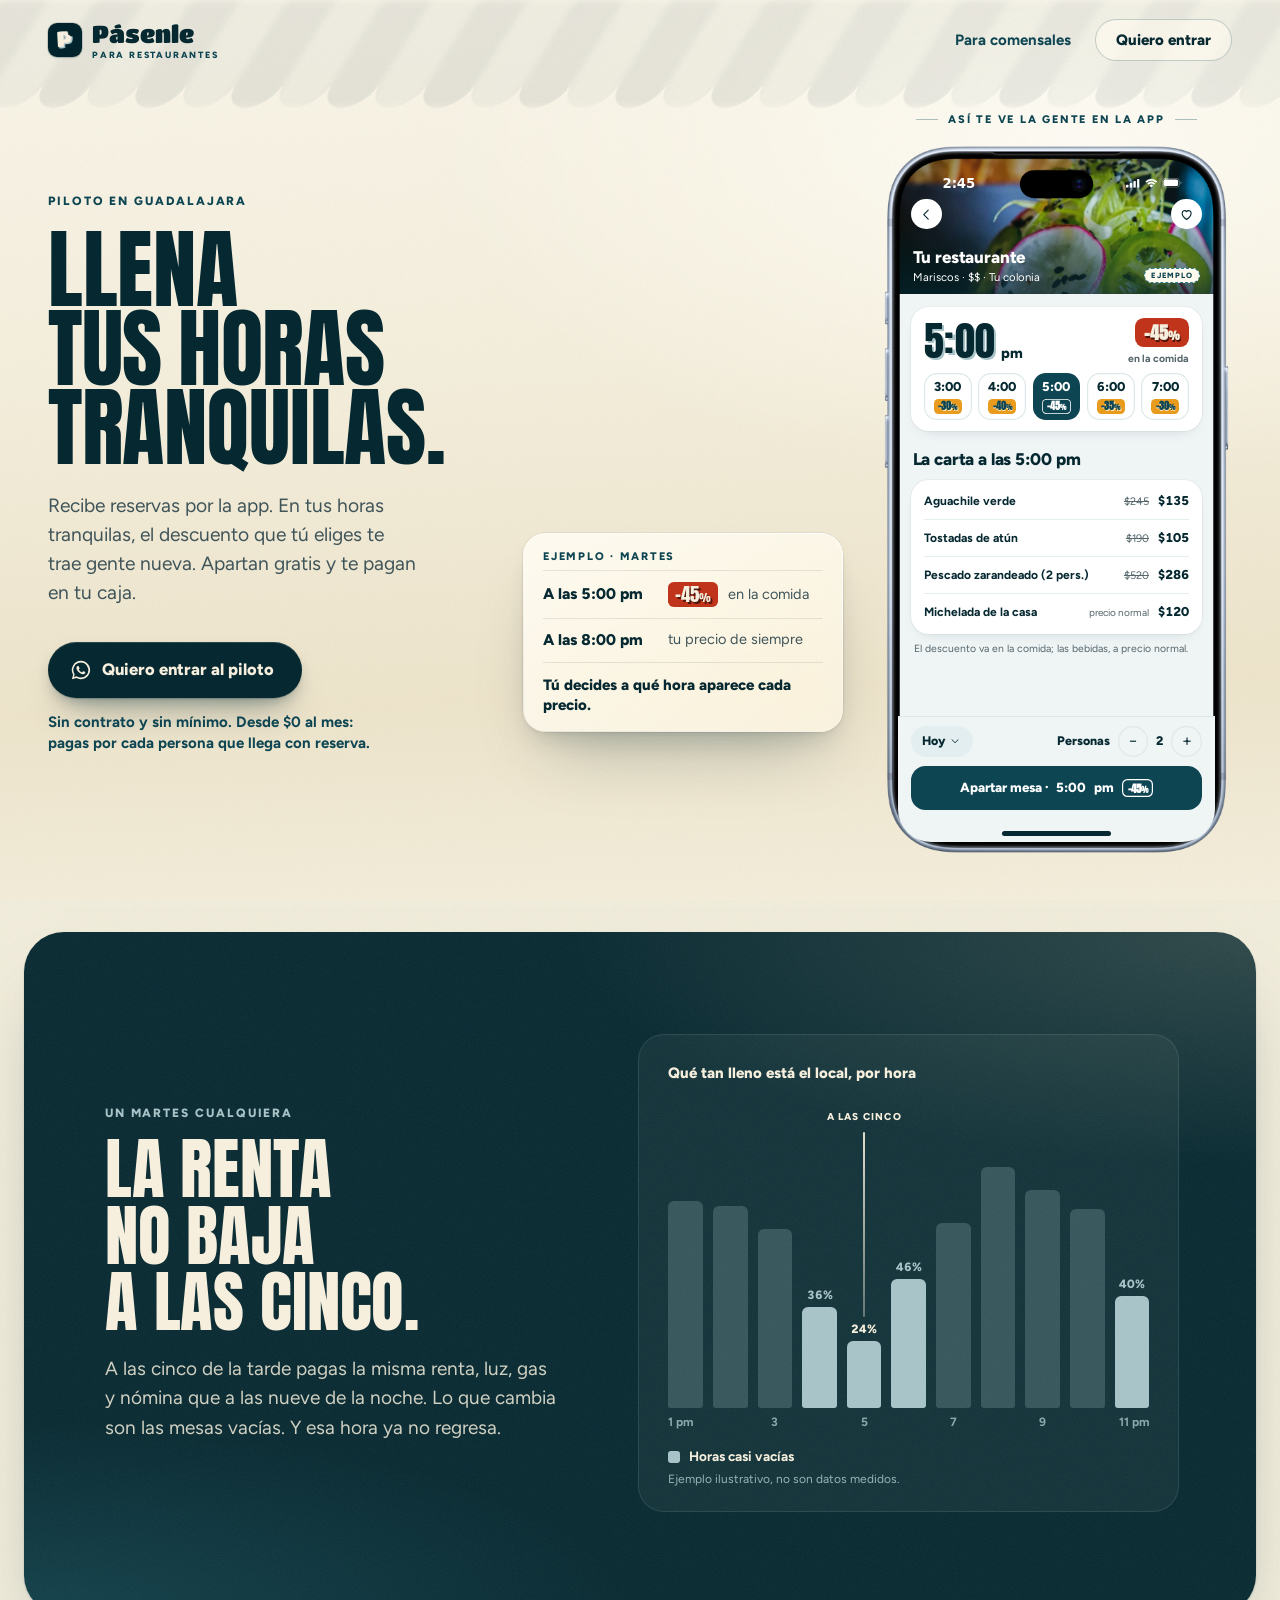
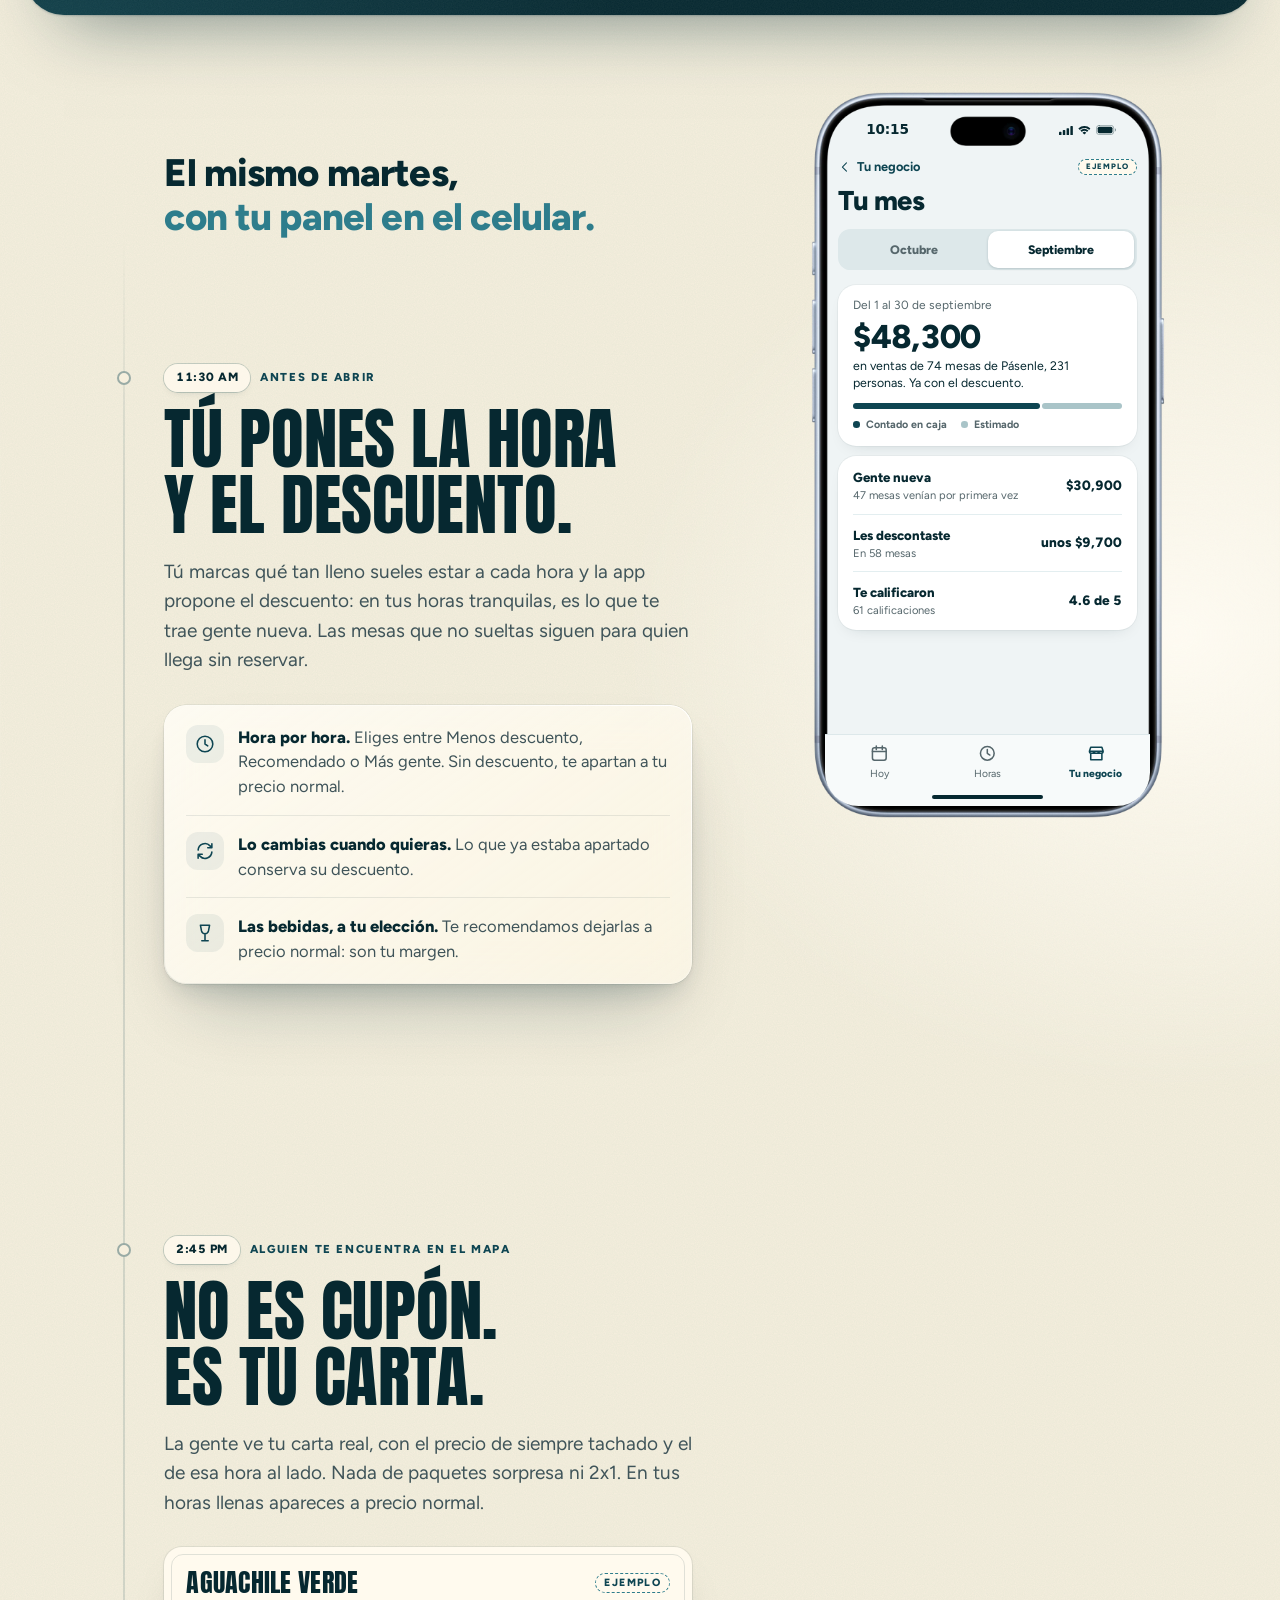
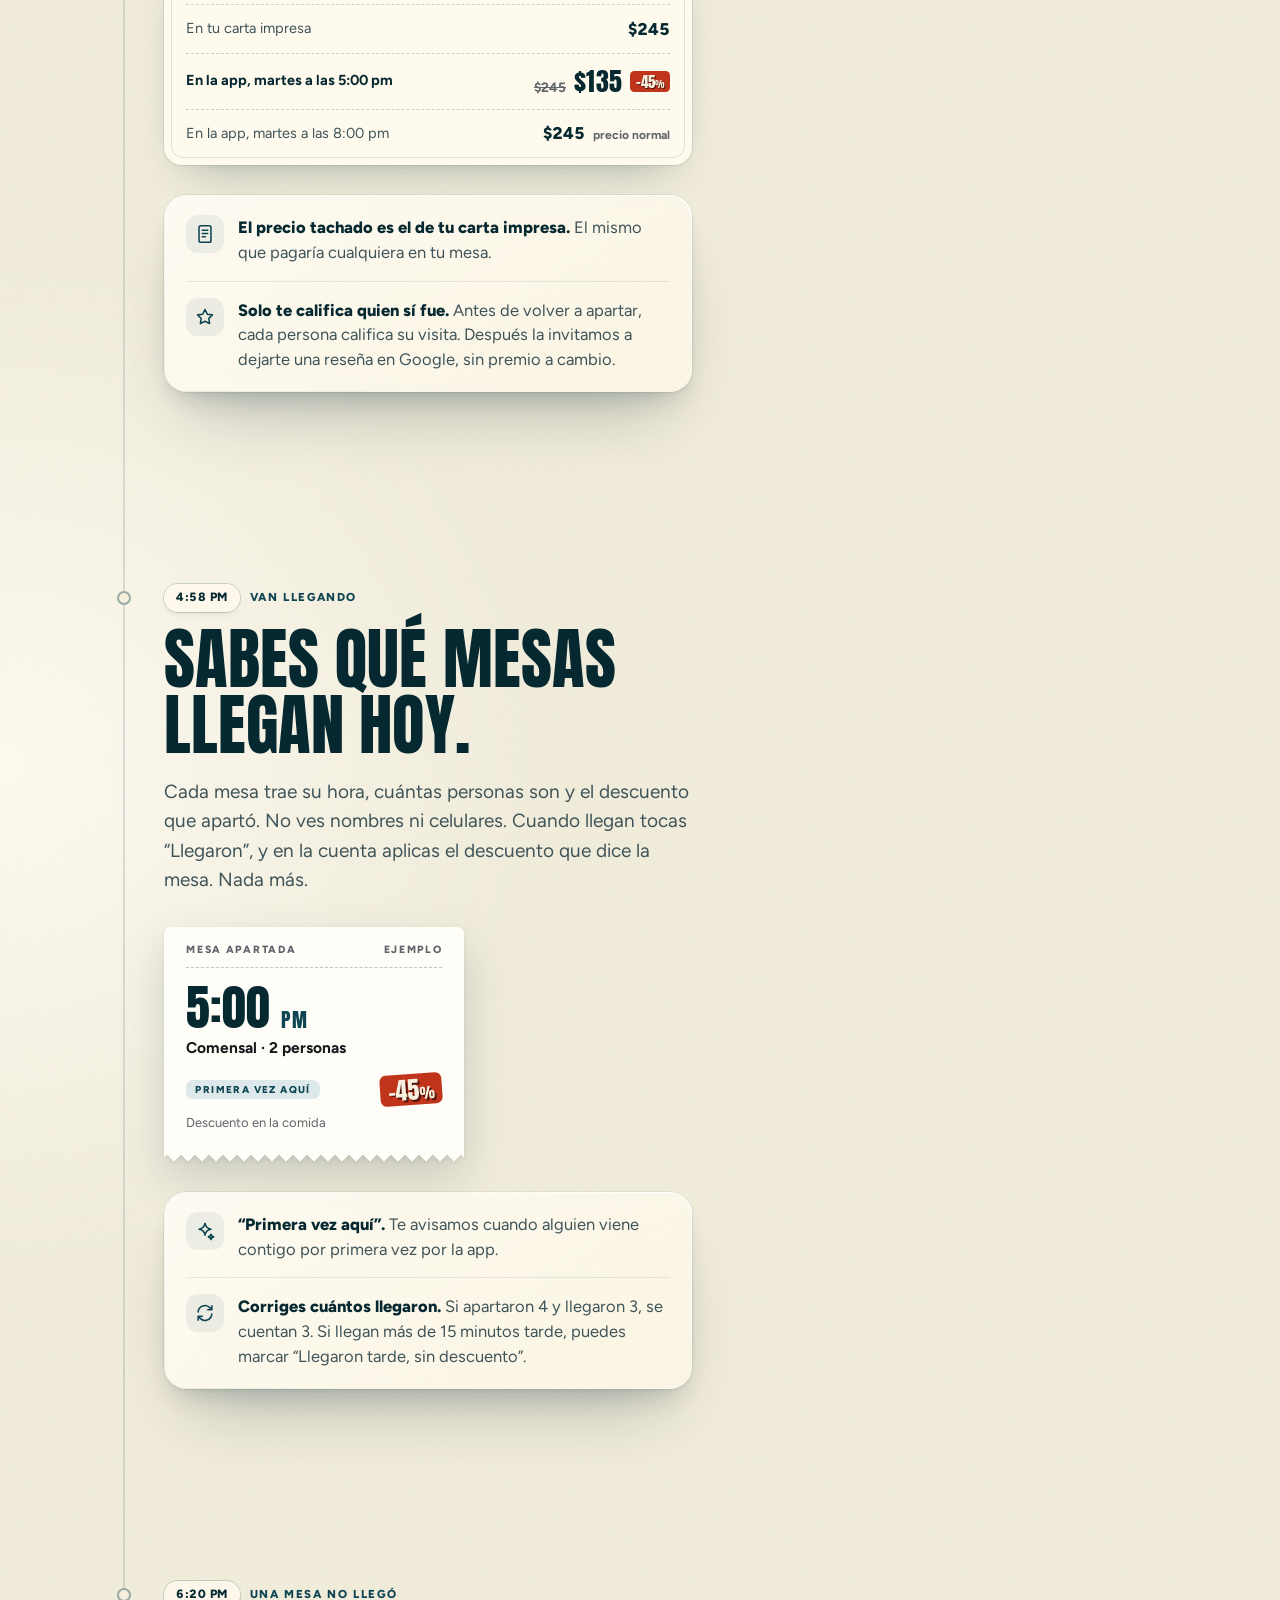
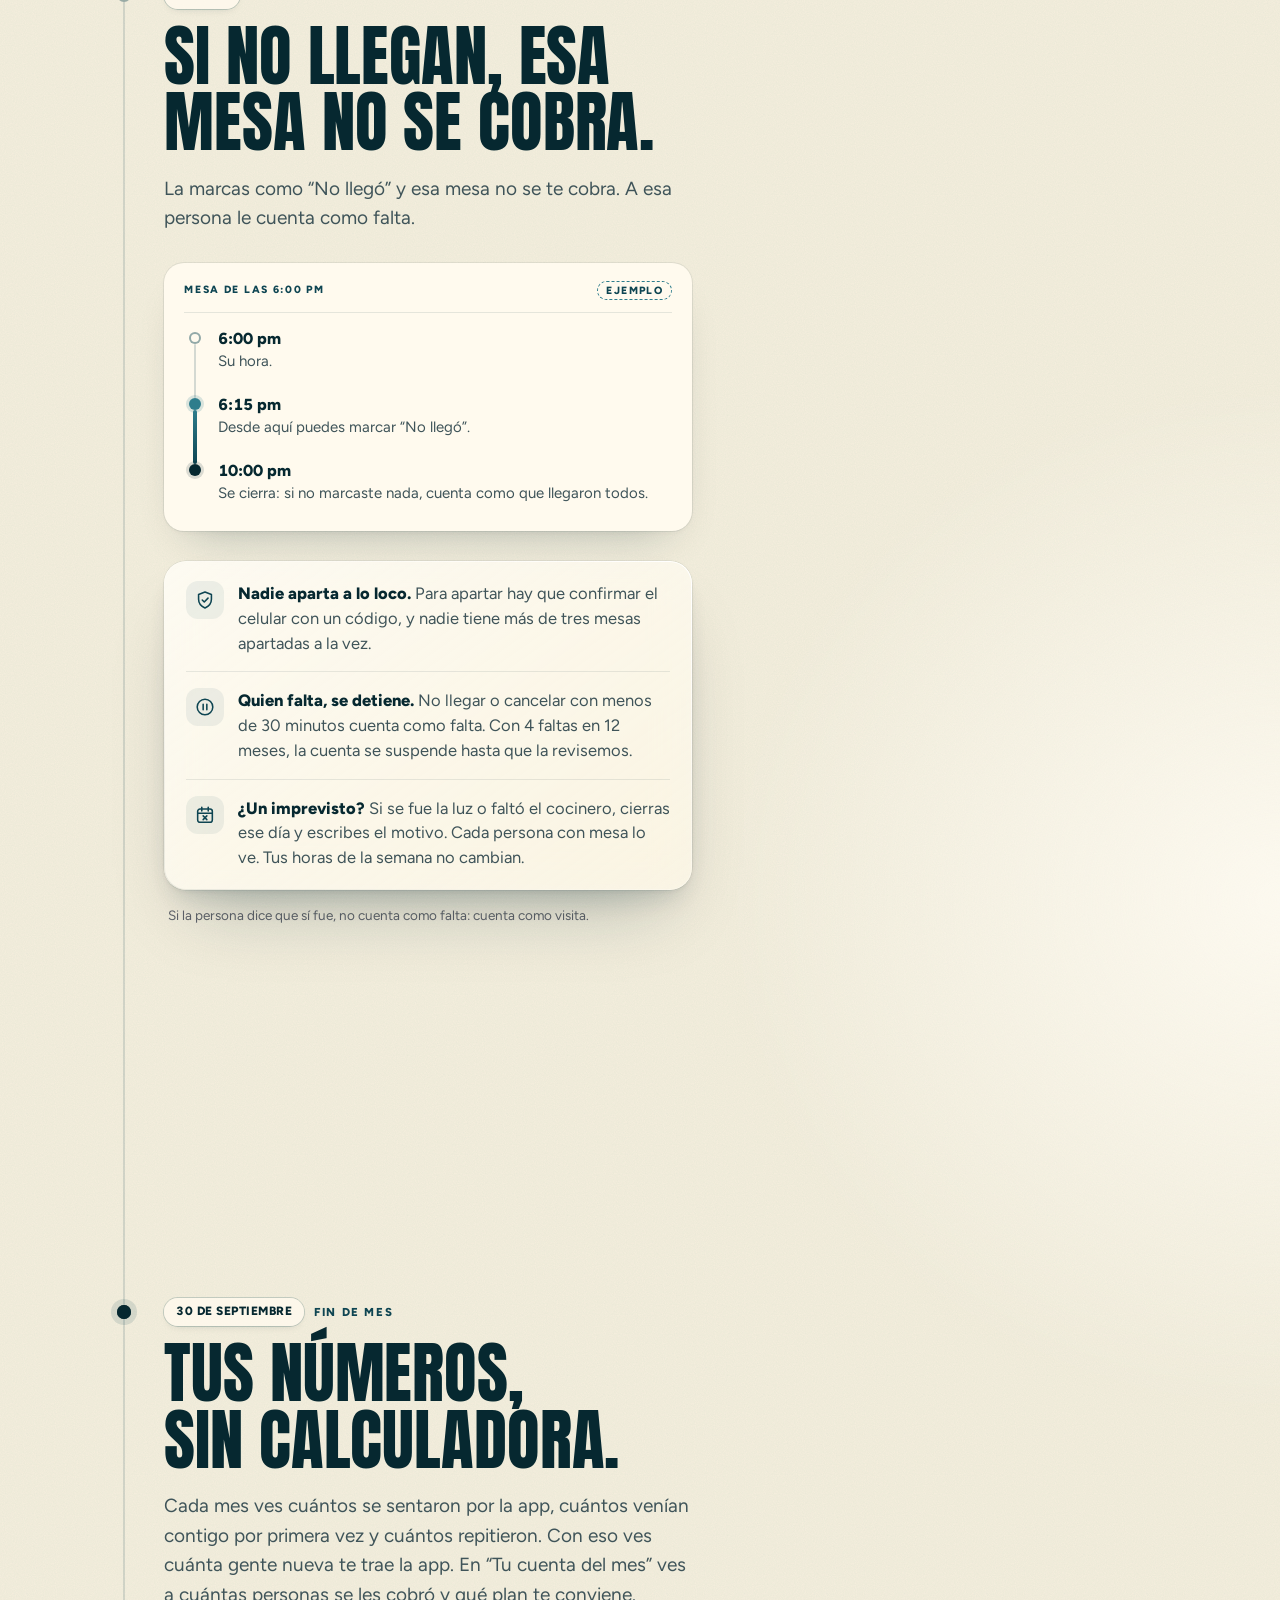
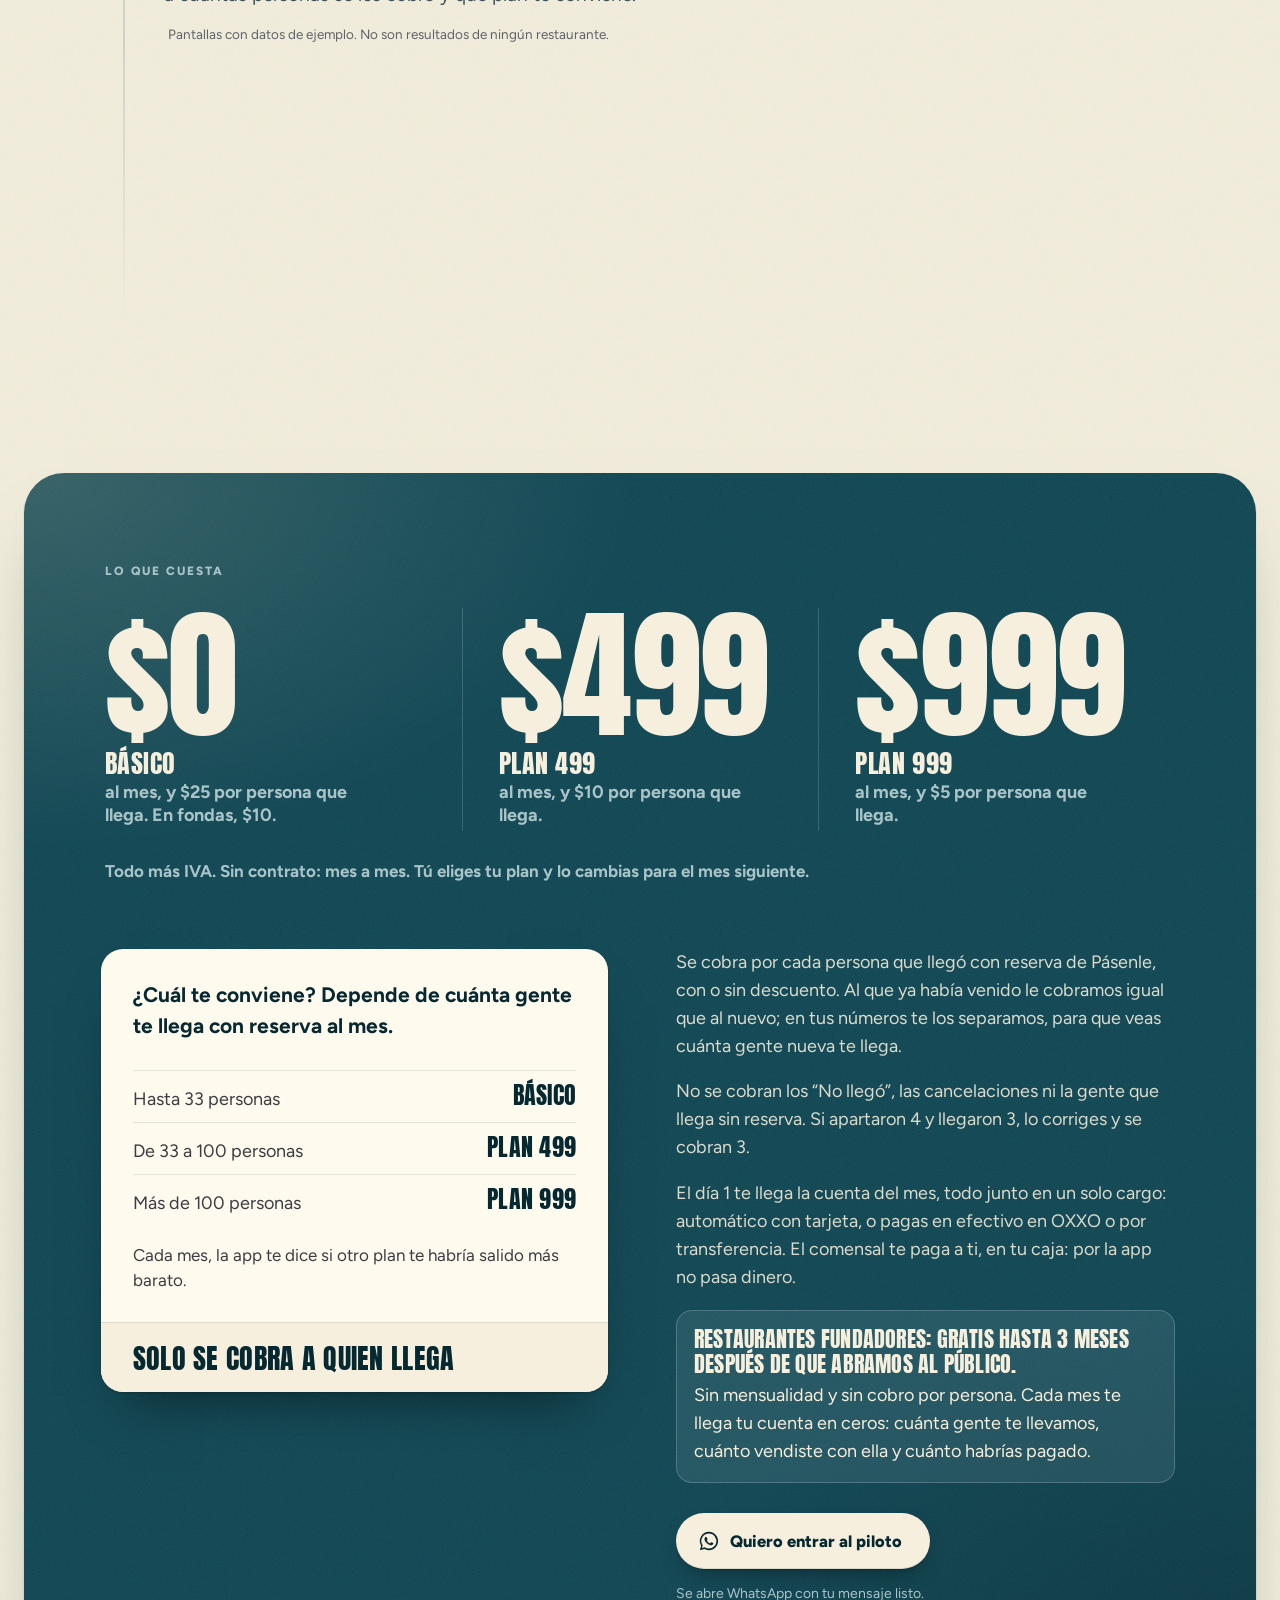
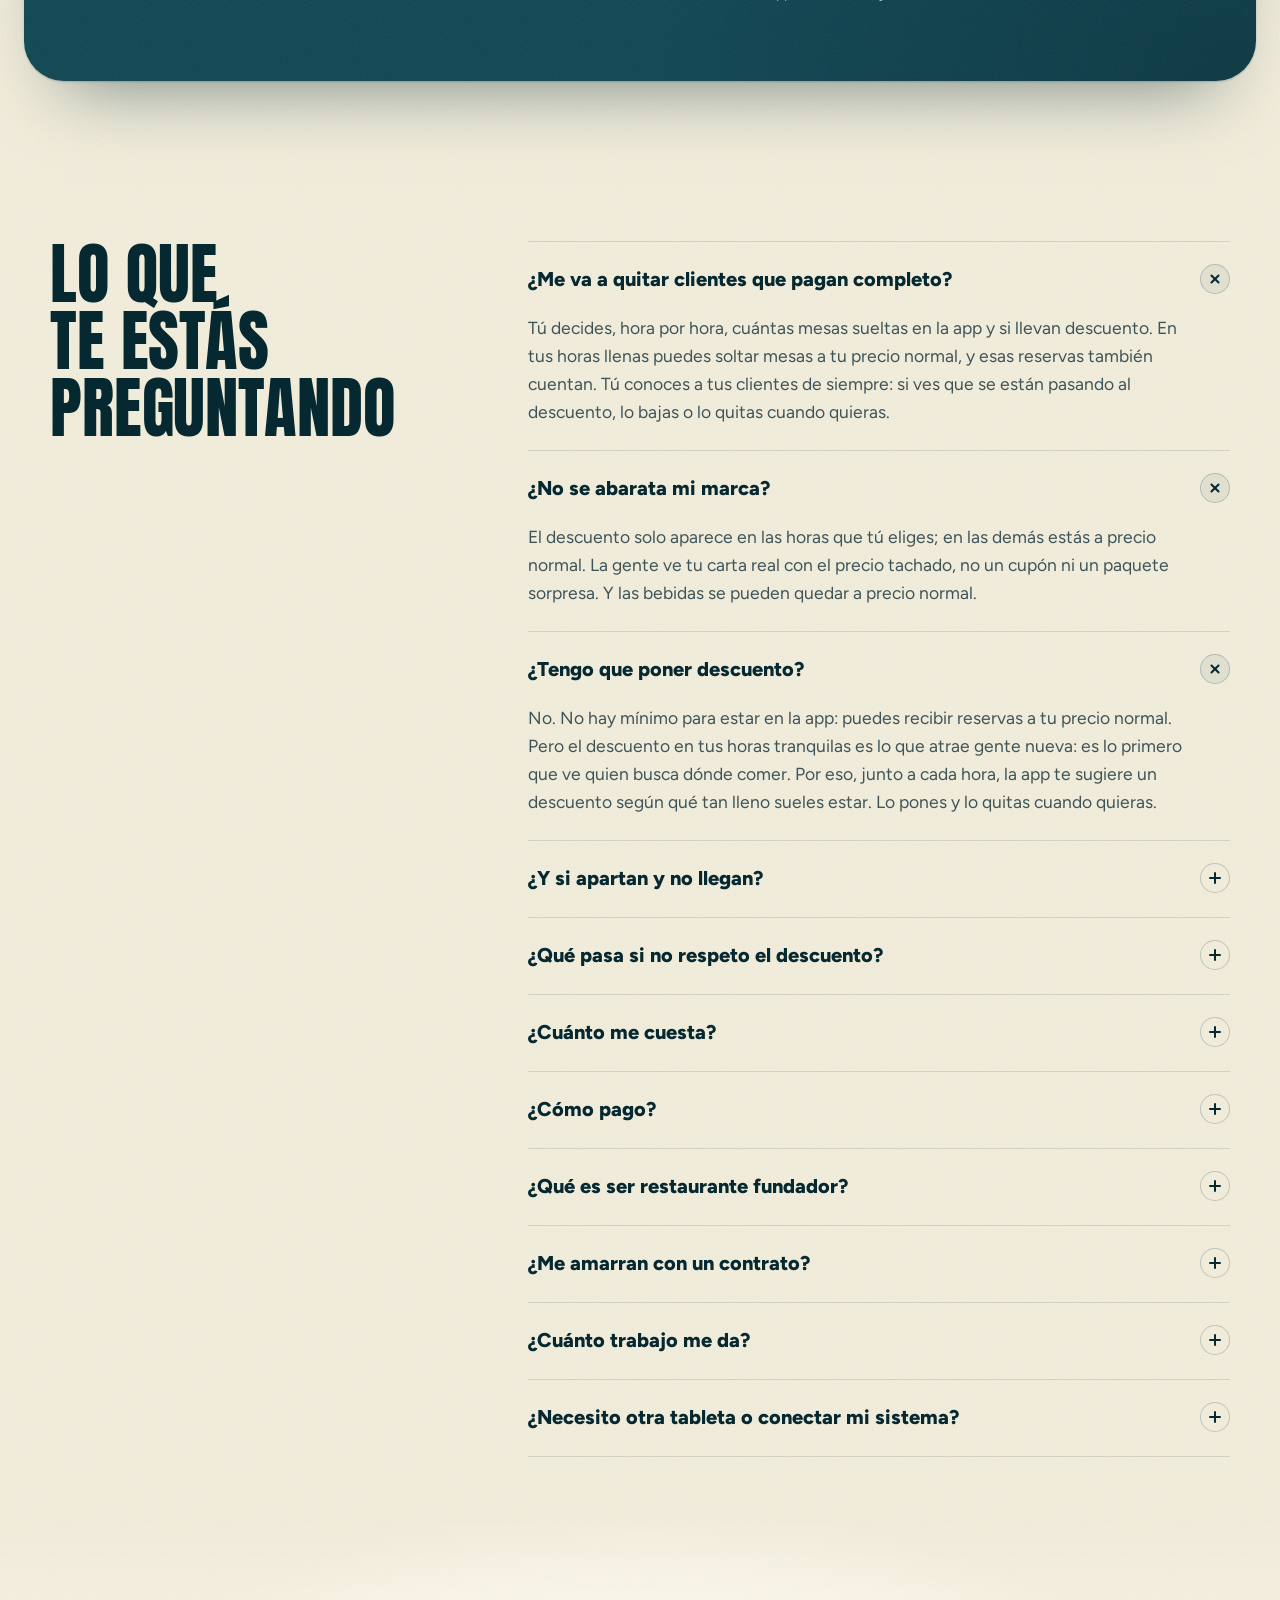
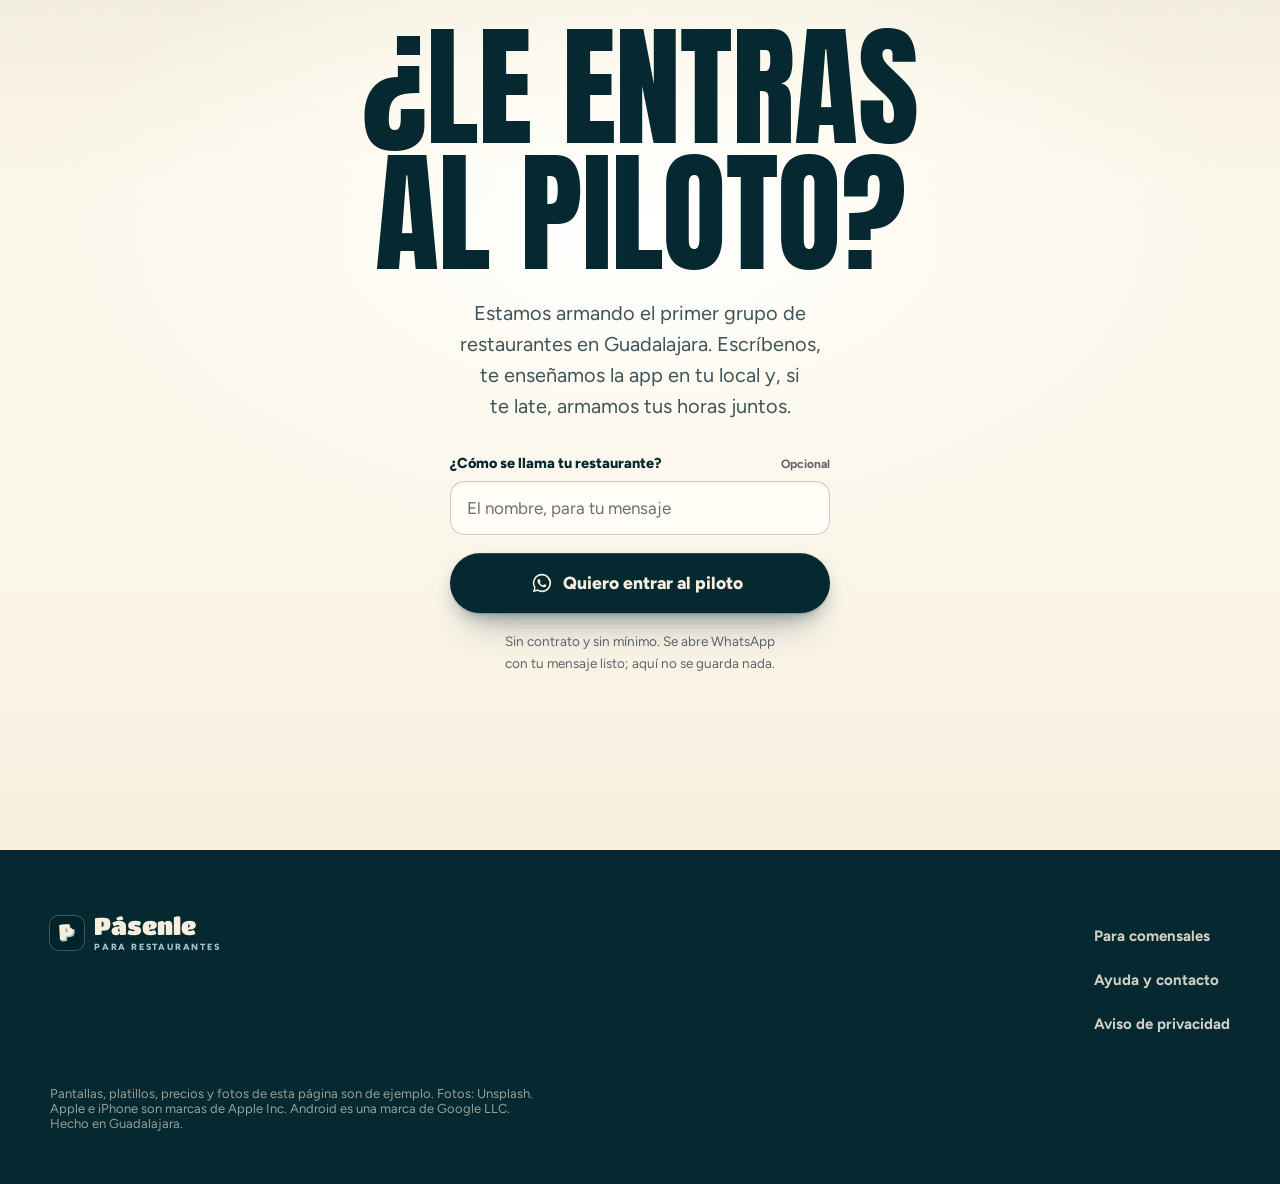
<file: restaurantes.html>
<!doctype html>
<html lang="es-MX">
<head>
<meta charset="utf-8">
<script>
  document.documentElement.classList.add('js');
  if (!matchMedia('(prefers-reduced-motion: reduce)').matches) document.documentElement.classList.add('recorre');
</script>
<meta name="viewport" content="width=device-width, initial-scale=1, viewport-fit=cover">
<meta name="theme-color" content="#F7F1E3">
<title>Pásenle para restaurantes · Llena tus horas tranquilas</title>
<meta name="description" content="Recibe reservas de gente de Guadalajara y llena tus horas tranquilas con el descuento que tú eliges. Sin contrato: pagas por cada persona que llega.">
<meta property="og:type" content="website">
<meta property="og:locale" content="es_MX">
<meta property="og:title" content="Pásenle para restaurantes · Llena tus horas tranquilas">
<meta property="og:description" content="Recibe reservas de gente de Guadalajara y llena tus horas tranquilas con el descuento que tú eliges. Sin contrato: pagas por cada persona que llega.">
<!-- og:url y og:image con la dirección absoluta (WhatsApp no lee rutas relativas) -->
<meta property="og:url" content="https://pasenle.com/restaurantes.html">
<link rel="canonical" href="https://pasenle.com/restaurantes.html">
<meta property="og:image" content="https://pasenle.com/img/compartir-restaurantes.jpg">
<meta property="og:image:width" content="1200">
<meta property="og:image:height" content="630">
<meta name="twitter:card" content="summary_large_image">
<link rel="apple-touch-icon" href="img/icono-180.png">
<link rel="icon" href="img/icono-180.png">
<link rel="preload" href="fuentes/Anton-Regular.woff2" as="font" type="font/woff2" crossorigin>
<link rel="preload" href="fuentes/Figtree-ExtraBold.woff2" as="font" type="font/woff2" crossorigin>
<link rel="stylesheet" href="css/sitio.css">
<link rel="stylesheet" href="css/app.css">
<link rel="stylesheet" href="css/restaurantes.css">
</head>
<body class="papel resto">

<!-- iconos de línea, una sola vez -->
<svg class="r-sprite" aria-hidden="true" focusable="false">
  <symbol id="i-wa" viewBox="0 0 24 24"><path fill="currentColor" stroke="none" d="M12 2a10 10 0 0 0-8.6 15.1L2 22l5-1.3A10 10 0 1 0 12 2zm0 18.2c-1.6 0-3.1-.4-4.4-1.2l-.3-.2-3 .8.8-2.9-.2-.3A8.2 8.2 0 1 1 12 20.2zm4.5-6.1c-.2-.1-1.5-.7-1.7-.8-.2-.1-.4-.1-.6.1l-.8 1c-.1.2-.3.2-.5.1-.2-.1-1-.4-1.9-1.2-.7-.6-1.2-1.4-1.3-1.6-.1-.2 0-.4.1-.5l.4-.4.2-.4v-.4l-.8-1.9c-.2-.5-.4-.4-.6-.4h-.5c-.2 0-.4.1-.6.3-.2.2-.8.8-.8 2s.8 2.3.9 2.5c.1.2 1.6 2.5 4 3.5 2 .8 2.4.6 2.8.6.5-.1 1.5-.6 1.7-1.2.2-.6.2-1.1.2-1.2-.1-.1-.3-.2-.5-.3z"/></symbol>
  <symbol id="i-reloj" viewBox="0 0 24 24"><circle cx="12" cy="12" r="8.5"/><path d="M12 7.5V12l3 2"/></symbol>
  <symbol id="i-cambia" viewBox="0 0 24 24"><path d="M4.5 11a7.5 7.5 0 0 1 13-4.6L19.5 8.5M19.5 4v4.5H15M19.5 13a7.5 7.5 0 0 1-13 4.6L4.5 15.5M4.5 20v-4.5H9"/></symbol>
  <symbol id="i-copa" viewBox="0 0 24 24"><path d="M7 3.5h10l-1.2 6.2a3.9 3.9 0 0 1-7.6 0L7 3.5zM12 13.7V20M8.5 20.5h7"/></symbol>
  <symbol id="i-carta" viewBox="0 0 24 24"><rect x="5.5" y="3" width="13" height="18" rx="2"/><path d="M9 8h6M9 11.5h6M9 15h3.5"/></symbol>
  <symbol id="i-estrella" viewBox="0 0 24 24"><path d="m12 3.8 2.5 5.1 5.6.8-4 3.9.9 5.6-5-2.6-5 2.6.9-5.6-4-3.9 5.6-.8z"/></symbol>
  <symbol id="i-chispa" viewBox="0 0 24 24"><path d="M12 3.5c.6 4.2 2.3 5.9 6.5 6.5-4.2.6-5.9 2.3-6.5 6.5-.6-4.2-2.3-5.9-6.5-6.5 4.2-.6 5.9-2.3 6.5-6.5zM18.5 15.5c.3 1.9 1 2.6 2.9 2.9-1.9.3-2.6 1-2.9 2.9-.3-1.9-1-2.6-2.9-2.9 1.9-.3 2.6-1 2.9-2.9z"/></symbol>
  <symbol id="i-escudo" viewBox="0 0 24 24"><path d="M12 3.2 19 6v5.2c0 4.4-3 7.8-7 9.6-4-1.8-7-5.2-7-9.6V6z"/><path d="m9 12 2.2 2.2L15.3 10"/></symbol>
  <symbol id="i-pausa" viewBox="0 0 24 24"><circle cx="12" cy="12" r="8.5"/><path d="M10 9v6M14 9v6"/></symbol>
  <symbol id="i-cierra" viewBox="0 0 24 24"><rect x="4" y="5.5" width="16" height="14.5" rx="2.5"/><path d="M4 10h16M8.5 3.5v4M15.5 3.5v4M10 13l4 4M14 13l-4 4"/></symbol>
  <symbol id="tab-hoy" viewBox="0 0 24 24"><rect x="4" y="5.5" width="16" height="14.5" rx="2.5"/><path d="M4 10h16M8.5 3.5v4M15.5 3.5v4"/></symbol>
  <symbol id="tab-horas" viewBox="0 0 24 24"><circle cx="12" cy="12" r="8"/><path d="M12 7.5V12l3 2"/></symbol>
  <symbol id="tab-local" viewBox="0 0 24 24"><path d="M4 9.5 5.5 5h13L20 9.5M4 9.5h16M4 9.5c0 1.7 1.3 2.5 2.7 2.5s2.6-.8 2.6-2.5c0 1.7 1.3 2.5 2.7 2.5s2.7-.8 2.7-2.5c0 1.7 1.2 2.5 2.6 2.5S20 11.2 20 9.5M5.5 12v7.5h13V12"/></symbol>
  <symbol id="s-senal" viewBox="0 0 17 11"><g fill="currentColor" stroke="none"><rect x="0" y="7" width="3" height="4" rx=".8"/><rect x="4.6" y="5" width="3" height="6" rx=".8"/><rect x="9.2" y="2.6" width="3" height="8.4" rx=".8"/><rect x="13.8" y="0" width="3" height="11" rx=".8"/></g></symbol>
  <symbol id="s-wifi" viewBox="0 0 15.5 11"><path fill="currentColor" stroke="none" d="M7.75 2.3c2.1 0 4.02.8 5.46 2.13a.4.4 0 0 0 .56-.01l1.04-1.05a.4.4 0 0 0 0-.57A10.1 10.1 0 0 0 7.75 0 10.1 10.1 0 0 0 .69 2.8a.4.4 0 0 0 0 .57l1.04 1.05a.4.4 0 0 0 .56.01A7.9 7.9 0 0 1 7.75 2.3Zm0 3.45c1.13 0 2.17.42 2.97 1.12a.4.4 0 0 0 .55-.01l1.05-1.05a.4.4 0 0 0-.01-.58 6.6 6.6 0 0 0-9.12 0 .4.4 0 0 0-.01.58l1.05 1.05a.4.4 0 0 0 .55.01 4.5 4.5 0 0 1 2.97-1.12Zm2.03 2.63a.4.4 0 0 0-.02-.58 3.06 3.06 0 0 0-4.02 0 .4.4 0 0 0-.02.58l1.73 1.74a.4.4 0 0 0 .57 0Z"/></symbol>
  <symbol id="s-pila" viewBox="0 0 25 12"><rect x=".5" y=".5" width="21" height="11" rx="3.3" fill="none" stroke="currentColor" stroke-opacity=".4" stroke-width="1"/><rect x="2" y="2" width="18" height="8" rx="2" fill="currentColor" stroke="none"/><path d="M23 4v4c.8-.3 1.3-1.1 1.3-2S23.8 4.3 23 4Z" fill="currentColor" fill-opacity=".45" stroke="none"/></symbol>
  <symbol id="s-palomita" viewBox="0 0 24 24"><path d="M5 12.5l4.5 4.5L19 7.5"/></symbol>
  <symbol id="e-atras" viewBox="0 0 24 24"><path d="M19 12H5.5M11 6l-6 6 6 6"/></symbol>
  <symbol id="ap-cal" viewBox="0 0 24 24"><rect x="4" y="5.5" width="16" height="14.5" rx="2.5"/><path d="M4 10h16M8.5 3.5v4M15.5 3.5v4"/></symbol>
  <symbol id="ap-reloj" viewBox="0 0 24 24"><circle cx="12" cy="12" r="8"/><path d="M12 7.5V12l3 2"/></symbol>
  <symbol id="ap-tienda" viewBox="0 0 24 24"><path d="M4 9.5 5.5 5h13L20 9.5M4 9.5h16M4 9.5c0 1.7 1.3 2.5 2.7 2.5s2.6-.8 2.6-2.5c0 1.7 1.3 2.5 2.7 2.5s2.7-.8 2.7-2.5c0 1.7 1.2 2.5 2.6 2.5S20 11.2 20 9.5M5.5 12v7.5h13V12"/></symbol>
  <symbol id="ap-corazon" viewBox="0 0 24 24"><path d="M12 19.5s-7-4.3-7-9.7A3.9 3.9 0 0 1 12 7.3a3.9 3.9 0 0 1 7 2.5c0 5.4-7 9.7-7 9.7z"/></symbol>
  <symbol id="ap-atras" viewBox="0 0 24 24"><path d="m14.5 5-7 7 7 7"/></symbol>
  <symbol id="ap-abajo" viewBox="0 0 24 24"><path d="m6 9.5 6 6 6-6"/></symbol>
  <symbol id="ap-teclas" viewBox="0 0 24 24"><path d="M7 5.5h.01M12 5.5h.01M17 5.5h.01M7 10.5h.01M12 10.5h.01M17 10.5h.01M7 15.5h.01M12 15.5h.01M17 15.5h.01M12 20h.01"/></symbol>
</svg>

<header class="r-barra">
  <div class="r-barra__in">
    <a class="r-logo" href="index.html" aria-label="Pásenle para restaurantes, ir al inicio">
      <img src="img/icono-180.png" width="30" height="30" alt="">
      <span><b data-nombre>Pásenle</b><small>Para restaurantes</small></span>
    </a>
    <nav class="r-barra__ligas" aria-label="Principal">
      <a class="r-barra__texto" href="index.html">Para comensales</a>
      <a class="r-capsula" data-wa href="https://wa.me/523317636108?text=Hola%2C%20tengo%20un%20restaurante%20y%20quiero%20entrar%20al%20piloto%20de%20P%C3%A1senle." target="_blank" rel="noopener">Quiero entrar<span class="r-oculto"> al piloto por WhatsApp</span></a>
    </nav>
  </div>
</header>

<main>
<!-- ─────────── PORTADA · el dueño se ve en la app como lo ve la gente ─────────── -->
<section class="r-portada" aria-labelledby="t-portada">
  <div class="r-portada__luz" aria-hidden="true"></div>
  <div class="r-portada__persiana" aria-hidden="true"></div>
  <div class="r-portada__marco">
    <div class="r-portada__texto">
      <p class="r-ojo r-portada__ojo">Piloto en <span data-ciudad>Guadalajara</span></p>
      <h1 class="r-portada__titulo" id="t-portada"><span class="l"><span class="d">Llena</span> <span class="d">tus horas</span></span> <span class="l">tranquilas.</span></h1>
      <p class="r-portada__baja">Recibe reservas por la app. En tus horas tranquilas, el descuento que tú eliges te trae gente nueva. Apartan gratis y te pagan en tu caja.</p>
      <div class="r-portada__accion">
        <a class="r-boton" data-wa data-cta href="https://wa.me/523317636108?text=Hola%2C%20tengo%20un%20restaurante%20y%20quiero%20entrar%20al%20piloto%20de%20P%C3%A1senle." target="_blank" rel="noopener"><svg aria-hidden="true"><use href="#i-wa"/></svg>Quiero entrar al piloto</a>
        <p class="r-portada__micro">Sin contrato y sin mínimo. Desde $0 al mes: pagas por cada persona que llega con reserva.</p>
      </div>
    </div>

    <div class="r-portada__escena">
      <p class="r-rotulo-tel" aria-hidden="true">Así te ve la gente en la app</p>
      <div class="tel-r" role="img" aria-label="Así te ve la gente en la app: tu restaurante con su carta. Martes a las 5:00 pm, 45% menos en la comida: el aguachile verde baja de $245 a $135 y las tostadas de atún de $190 a $105. La michelada, a precio normal. Datos de ejemplo.">
        <div class="pantalla-r" aria-hidden="true">
          <!-- E · tu restaurante como lo ve el comensal (ficha.dart). Carta de la semilla: 245, 190, 520 y la michelada de 120.
               Con 40%: 147 · 114 · 312. Con 45%: 135 · 105 · 286. Pasa de las 4 a las 5 una sola vez. -->
          <div class="rt ap" id="pantalla-heroe" data-anima>
            <p class="ap-sis clara"><span>2:45</span><span><svg><use href="#s-senal"/></svg><svg><use href="#s-wifi"/></svg><svg><use href="#s-pila"/></svg></span></p>
            <div class="ap-ffoto"><img src="img/platos/salmar_1.webp" width="800" height="600" alt="" decoding="async"><span class="ap-redondo izq"><svg><use href="#ap-atras"/></svg></span><span class="ap-redondo der"><svg><use href="#ap-corazon"/></svg></span>
              <p class="ap-fnom"><b>Tu restaurante</b><small>Mariscos · $$ · Tu colonia</small><span class="ejemplo">Ejemplo</span></p></div>
            <div class="ap-fcuerpo">
              <div class="ap-caja ap-fhora">
                <p><span class="ap-hora"><b class="rod"><span>4:00</span><span>5:00</span></b><small>pm</small></span><span class="ap-ensello"><span class="rod"><span class="sello t-mango">-40<span class="pct">%</span></span><span class="sello t-guajillo">-45<span class="pct">%</span></span></span><small>en la comida</small></span></p>
                <p class="ap-fichas"><span>3:00<i class="sello t-mango">-30<span class="pct">%</span></i></span><span class="de">4:00<i class="sello t-mango">-40<span class="pct">%</span></i></span><span class="a">5:00<i class="sello t-guajillo">-45<span class="pct">%</span></i></span><span>6:00<i class="sello t-mango">-35<span class="pct">%</span></i></span><span>7:00<i class="sello t-mango">-30<span class="pct">%</span></i></span></p>
              </div>
              <p class="ap-h">La carta a las <span class="rod"><span>4:00</span><span>5:00</span></span> pm</p>
              <div class="ap-caja ap-carta">
                <p><span>Aguachile verde</span><s>$245</s><b class="rod"><span>$147</span><span>$135</span></b></p>
                <p><span>Tostadas de atún</span><s>$190</s><b class="rod"><span>$114</span><span>$105</span></b></p>
                <p><span>Pescado zarandeado (2 pers.)</span><s>$520</s><b class="rod"><span>$312</span><span>$286</span></b></p>
                <p><span>Michelada de la casa</span><small>precio normal</small><b>$120</b></p>
              </div>
              <p class="ap-nota">El descuento va en la comida; las bebidas, a precio normal.</p>
            </div>
            <div class="ap-fpie"><p><span class="ap-pildora">Hoy<svg><use href="#ap-abajo"/></svg></span>Personas<i>−</i>2<i>+</i></p><span class="ap-boton">Apartar mesa · <span class="rod"><span>4:00</span><span>5:00</span></span> pm <span class="rod"><span class="sello contorno">-40<span class="pct">%</span></span><span class="sello contorno">-45<span class="pct">%</span></span></span></span></div>
            <i class="ap-home"></i>
          </div>
        </div>
        <img class="tel-r__marco" src="img/portada/iphone-18-pro-700.webp" srcset="img/portada/iphone-18-pro-700.webp 700w, img/portada/iphone-18-pro-1000.webp 1000w, img/portada/iphone-18-pro-1350.webp 1350w" sizes="(min-width: 960px) 380px, 280px" width="1350" height="2760" alt="" fetchpriority="high">
      </div>

      <div class="r-vidrio r-vidrio--portada">
        <p class="r-vidrio__cabeza"><span>Ejemplo · Martes</span></p>
        <p class="r-vidrio__fila"><b>A las 5:00 pm</b><span class="sello t-guajillo">-45<span class="pct">%</span></span><span class="r-vidrio__que">en la comida</span></p>
        <p class="r-vidrio__fila"><b>A las 8:00 pm</b><span class="r-vidrio__que">tu precio de siempre</span></p>
        <p class="r-vidrio__pie">Tú decides a qué hora aparece cada precio.</p>
      </div>
    </div>
  </div>
</section>

<!-- ─────────── 1 · la renta no baja (bloque hondo) ─────────── -->
<section class="r-renta" data-fondo="oscuro" aria-labelledby="t-renta">
  <div class="r-renta__bloque">
    <div class="r-renta__texto entra">
      <p class="r-ojo">Un martes cualquiera</p>
      <h2 class="r-h2" id="t-renta">La renta no baja a&nbsp;las cinco.</h2>
      <p class="r-p">A las cinco de la tarde pagas la misma renta, luz, gas y nómina que a las nueve de la noche. Lo que cambia son las mesas vacías. Y esa hora ya no regresa.</p>
    </div>
    <!-- el martes de la semilla, de 1 a 11 pm: la misma curva que el panel de "Tus horas" -->
    <figure class="grafica" data-ve>
      <figcaption class="grafica__titulo">Qué tan lleno está el local, por hora</figcaption>
      <ol class="grafica__barras">
        <li style="--v:74;--i:0"><span class="r-oculto">1 pm: </span><i></i><em>74%</em></li>
        <li style="--v:72;--i:1"><span class="r-oculto">2 pm: </span><i></i><em>72%</em></li>
        <li style="--v:64;--i:2"><span class="r-oculto">3 pm: </span><i></i><em>64%</em></li>
        <li class="baja" style="--v:36;--i:3"><span class="r-oculto">4 pm: </span><i></i><em>36%</em></li>
        <li class="baja cinco" style="--v:24;--i:4"><span class="r-oculto">5 pm: </span><i></i><em>24%</em></li>
        <li class="baja" style="--v:46;--i:5"><span class="r-oculto">6 pm: </span><i></i><em>46%</em></li>
        <li style="--v:66;--i:6"><span class="r-oculto">7 pm: </span><i></i><em>66%</em></li>
        <li style="--v:86;--i:7"><span class="r-oculto">8 pm: </span><i></i><em>86%</em></li>
        <li style="--v:78;--i:8"><span class="r-oculto">9 pm: </span><i></i><em>78%</em></li>
        <li style="--v:71;--i:9"><span class="r-oculto">10 pm: </span><i></i><em>71%</em></li>
        <li class="baja" style="--v:40;--i:10"><span class="r-oculto">11 pm: </span><i></i><em>40%</em></li>
      </ol>
      <p class="grafica__horas" aria-hidden="true"><span>1 pm</span><span>3</span><span>5</span><span>7</span><span>9</span><span>11 pm</span></p>
      <p class="grafica__leyenda"><i aria-hidden="true"></i>Horas casi vacías</p>
      <p class="grafica__pie">Ejemplo ilustrativo, no son datos medidos.</p>
    </figure>
  </div>
</section>

<!-- ─────────── 2 a 6 · el mismo martes, en tu panel ───────────
     En celular cada escena trae su teléfono. En escritorio (con JS) un solo teléfono se queda quieto a la derecha
     y su pantalla cambia con la escena: restaurantes.js copia ahí cada pantalla. Sin JS, cada escena con su teléfono. -->
<section class="panel" aria-labelledby="t-panel">
  <div class="panel__in">
    <div class="panel__escenas">
      <h2 class="panel__intro" id="t-panel">El mismo martes, <span>con tu panel en el celular.</span></h2>

      <!-- 2 · Tus horas -->
      <article class="escena-r" data-pantalla="#pantalla-horas" aria-labelledby="t-horas">
        <div class="escena-r__texto entra">
          <p class="hito"><span class="hito__hora">11:30 am</span>Antes de abrir</p>
          <h3 class="r-h2" id="t-horas">Tú pones la hora y el descuento.</h3>
          <p class="r-p">Tú marcas qué tan lleno sueles estar a cada hora y la app propone el descuento: en tus horas tranquilas, es lo que te trae gente nueva. Las mesas que no sueltas siguen para quien llega sin reservar.</p>
        </div>
        <div class="escena-r__tel">
          <div class="tel-r" role="img" aria-label="Pantalla de ejemplo, Tus horas, entre semana de 1 a 10 pm. Marcas qué tan lleno sueles estar a cada hora y la app pone el descuento. Con Más gente: 30% a las 3, 40% a las 4, 45% a las 5, 35% a las 6 y 30% a las 7. Las demás horas, a precio normal.">
            <div class="pantalla-r" aria-hidden="true">
              <!-- A · Tus horas (horas.dart): qué tan lleno sueles estar y el descuento que sale de la regla de precios (lib/nucleo/precios.dart).
                   Martes de ejemplo, lleno de 1 a 10 pm: 74 72 64 36 24 46 66 86 78 71. Recomendado: 25 30 30 30 25 de 3 a 7. Más gente: 30 40 45 35 30 -->
              <div class="rt ap" id="pantalla-horas" data-anima>
                <p class="ap-sis"><span>11:30</span><span><svg><use href="#s-senal"/></svg><svg><use href="#s-wifi"/></svg><svg><use href="#s-pila"/></svg></span></p>
                <div class="ap-r">
                  <p class="ap-rlugar atras"><svg><use href="#ap-atras"/></svg>Horas<span class="ejemplo">Ejemplo</span></p>
                  <p class="ap-rtit">Tus horas</p>
                  <p class="ap-seg dos"><span class="si">Entre semana<small>lun a jue</small></span><span>Fin de semana<small>vie, sáb y dom</small></span></p>
                  <p class="ap-rango"><b>De 1 pm a 10 pm</b><span>Cambiar</span></p>
                  <div class="ap-caja ap-lleno">
                    <p>Qué tan lleno suele estar (arrastra) · tu descuento</p>
                    <div class="ap-cols"><span><i style="--l:74%"></i><em>1<b>–</b></em></span><span><i style="--l:72%"></i><em>2<b>–</b></em></span><span><i style="--l:64%"></i><em class="t-mango de-petroleo">3<b class="rod"><span>25</span><span>30</span></b></em></span><span><i style="--l:36%"></i><em class="t-mango de-mango">4<b class="rod"><span>30</span><span>40</span></b></em></span><span class="ya"><i style="--l:24%"></i><em class="t-guajillo de-mango">5<b class="rod"><span>30</span><span>45</span></b></em></span><span><i style="--l:46%"></i><em class="t-mango de-mango">6<b class="rod"><span>30</span><span>35</span></b></em></span><span><i style="--l:66%"></i><em class="t-mango de-petroleo">7<b class="rod"><span>25</span><span>30</span></b></em></span><span><i style="--l:86%"></i><em>8<b>–</b></em></span><span><i style="--l:78%"></i><em>9<b>–</b></em></span><span><i style="--l:71%"></i><em>10<b>–</b></em></span></div>
                    <p><span>– precio normal</span><span>pm</span></p>
                  </div>
                  <p class="ap-niveles"><span><b>Menos descuento</b>hasta 25%</span><span class="de"><b>Recomendado</b>hasta 35%</span><span class="a"><b>Más gente</b>hasta 45%</span></p>
                  <span class="ap-boton">Listo</span>
                </div>
                <p class="ap-tabs"><span><svg><use href="#ap-cal"/></svg>Hoy</span><span class="si"><svg><use href="#ap-reloj"/></svg>Horas</span><span><svg><use href="#ap-tienda"/></svg>Tu negocio</span></p>
                <i class="ap-home"></i>
              </div>
            </div>
            <img class="tel-r__marco" src="img/portada/iphone-18-pro-700.webp" srcset="img/portada/iphone-18-pro-700.webp 700w, img/portada/iphone-18-pro-1000.webp 1000w" sizes="280px" width="1350" height="2760" alt="" loading="lazy" decoding="async">
          </div>
        </div>
        <ul class="r-lista entra">
          <li><svg aria-hidden="true"><use href="#i-reloj"/></svg><p><b>Hora por hora.</b> Eliges entre Menos descuento, Recomendado o Más gente. Sin descuento, te apartan a tu precio normal.</p></li>
          <li><svg aria-hidden="true"><use href="#i-cambia"/></svg><p><b>Lo cambias cuando quieras.</b> Lo que ya estaba apartado conserva su descuento.</p></li>
          <li><svg aria-hidden="true"><use href="#i-copa"/></svg><p><b>Las bebidas, a tu elección.</b> Te recomendamos dejarlas a precio normal: son tu margen.</p></li>
        </ul>
      </article>

      <!-- 3 · tu carta (sin teléfono en celular; en escritorio el teléfono fijo enseña la pantalla de la portada) -->
      <article class="escena-r escena-r--sin-tel" data-pantalla="#pantalla-heroe" aria-labelledby="t-carta">
        <div class="escena-r__texto entra">
          <p class="hito"><span class="hito__hora">2:45 pm</span>Alguien te encuentra en el mapa</p>
          <h3 class="r-h2" id="t-carta">No es cupón. Es tu carta.</h3>
          <p class="r-p">La gente ve tu carta real, con el precio de siempre tachado y el de esa hora al lado. Nada de paquetes sorpresa ni 2x1. En tus horas llenas apareces a precio normal.</p>
        </div>
        <!-- el mismo platillo en tres momentos: la carta impresa, la app a las 5 y la app a las 8 -->
        <div class="carta entra" role="group" aria-label="Ejemplo: el aguachile verde en tu carta y en la app">
          <p class="carta__cabeza"><b>Aguachile verde</b><span class="ejemplo">Ejemplo</span></p>
          <dl>
            <div><dt>En tu carta impresa</dt><dd><b>$245</b></dd></div>
            <div class="carta__baja"><dt>En la app, martes a las 5:00 pm</dt><dd><s>$245</s><b>$135</b><span class="sello t-guajillo">-45<span class="pct">%</span></span></dd></div>
            <div><dt>En la app, martes a las 8:00 pm</dt><dd><b>$245</b><small>precio normal</small></dd></div>
          </dl>
        </div>
        <ul class="r-lista entra">
          <li><svg aria-hidden="true"><use href="#i-carta"/></svg><p><b>El precio tachado es el de tu carta impresa.</b> El mismo que pagaría cualquiera en tu mesa.</p></li>
          <li><svg aria-hidden="true"><use href="#i-estrella"/></svg><p><b>Solo te califica quien sí fue.</b> Antes de volver a apartar, cada persona califica su visita. Después la invitamos a dejarte una reseña en Google, sin premio a cambio.</p></li>
        </ul>
      </article>

      <!-- 4 · Hoy -->
      <article class="escena-r" data-pantalla="#pantalla-hoy" aria-labelledby="t-hoy">
        <div class="escena-r__texto entra">
          <p class="hito"><span class="hito__hora">4:58 pm</span>Van llegando</p>
          <h3 class="r-h2" id="t-hoy">Sabes qué mesas llegan hoy.</h3>
          <p class="r-p">Cada mesa trae su hora, cuántas personas son y el descuento que apartó. No ves nombres ni celulares. Cuando llegan tocas “Llegaron”, y en la cuenta aplicas el descuento que dice la mesa. Nada más.</p>
        </div>
        <div class="escena-r__tel">
          <div class="tel-r" role="img" aria-label="Pantalla de ejemplo, Hoy. Martes: 5 mesas, 15 personas. Por llegar: la mesa de las 5:00 pm, 2 personas, con 45% y que viene por primera vez; tocas Llegaron y pasa a En el local. Abajo, el botón Escribir clave.">
            <div class="pantalla-r" aria-hidden="true">
              <!-- B · Hoy (hoy.dart): por llegar y en el local. Cada mesa trae su hora, cuántos son, su descuento y su clave; la app no enseña nombres. 2+4+2+5+2 = 15 personas -->
              <div class="rt ap" id="pantalla-hoy" data-anima>
                <p class="ap-sis"><span>4:58</span><span><svg><use href="#s-senal"/></svg><svg><use href="#s-wifi"/></svg><svg><use href="#s-pila"/></svg></span></p>
                <div class="ap-r">
                  <p class="ap-rlugar">Tu restaurante · Tu colonia<span class="ejemplo">Ejemplo</span></p>
                  <p class="ap-rtit">Hoy</p>
                  <p class="ap-rsub">Martes 29 de septiembre · 5 mesas, 15 personas</p>
                  <p class="ap-seg"><span class="si">Por llegar · <span class="rod"><span>3</span><span>2</span></span></span><span>En el local · <span class="rod"><span>2</span><span>3</span></span></span></p>
                  <div class="ap-ida"><div><div class="ap-caja ap-mesa"><p class="ap-mesa__hora"><b>5:00</b><small>PM</small></p><p class="ap-mesa__que"><b>2 personas <span class="ap-pct t-guajillo">45%</span></b><small>PA-4472 · Primera vez</small></p><span class="ap-llegaron">Llegaron</span></div></div></div>
                  <div class="ap-caja ap-mesa"><p class="ap-mesa__hora"><b>5:00</b><small>PM</small></p><p class="ap-mesa__que"><b>5 personas <span class="ap-pct t-guajillo">45%</span></b><small>PA-4473 · Primera vez</small></p><span class="ap-llegaron">Llegaron</span></div>
                  <div class="ap-caja ap-mesa"><p class="ap-mesa__hora"><b>6:00</b><small>PM</small></p><p class="ap-mesa__que"><b>2 personas <span class="ap-pct t-mango">35%</span></b><small>PA-4475</small><em>Puedes marcarla desde las 5:30 pm</em></p></div>
                </div>
                <span class="ap-fab"><svg><use href="#ap-teclas"/></svg>Escribir clave</span>
                <p class="ap-tabs"><span class="si"><svg><use href="#ap-cal"/></svg>Hoy</span><span><svg><use href="#ap-reloj"/></svg>Horas</span><span><svg><use href="#ap-tienda"/></svg>Tu negocio</span></p>
                <i class="ap-home"></i>
              </div>
            </div>
            <img class="tel-r__marco" src="img/portada/iphone-18-pro-700.webp" srcset="img/portada/iphone-18-pro-700.webp 700w, img/portada/iphone-18-pro-1000.webp 1000w" sizes="280px" width="1350" height="2760" alt="" loading="lazy" decoding="async">
          </div>
        </div>
        <!-- la comanda: el pedazo de la pantalla que el dueño ya conoce -->
        <div class="comanda entra" role="group" aria-label="Ejemplo de mesa apartada">
          <div class="comanda__papel">
            <p class="comanda__cabeza"><span>Mesa apartada</span><span>Ejemplo</span></p>
            <p class="comanda__hora">5:00 <small>PM</small></p>
            <p class="comanda__quien">Comensal · 2 personas</p>
            <p class="comanda__fila"><span class="comanda__primera">Primera vez aquí</span><span class="sello t-guajillo">-45<span class="pct">%</span></span></p>
            <p class="comanda__nota">Descuento en la comida</p>
          </div>
        </div>
        <ul class="r-lista entra">
          <li><svg aria-hidden="true"><use href="#i-chispa"/></svg><p><b>“Primera vez aquí”.</b> Te avisamos cuando alguien viene contigo por primera vez por la app.</p></li>
          <li><svg aria-hidden="true"><use href="#i-cambia"/></svg><p><b>Corriges cuántos llegaron.</b> Si apartaron 4 y llegaron 3, se cuentan 3. Si llegan más de 15 minutos tarde, puedes marcar “Llegaron tarde, sin descuento”.</p></li>
        </ul>
      </article>

      <!-- 5 · No llegó -->
      <article class="escena-r" data-pantalla="#pantalla-nollego" aria-labelledby="t-nollego">
        <div class="escena-r__texto entra">
          <p class="hito"><span class="hito__hora">6:20 pm</span>Una mesa no llegó</p>
          <h3 class="r-h2" id="t-nollego">Si no llegan, esa mesa no&nbsp;se&nbsp;cobra.</h3>
          <p class="r-p">La marcas como “No llegó” y esa mesa no se te cobra. A esa persona le cuenta como falta.</p>
        </div>
        <div class="escena-r__tel">
          <div class="tel-r" role="img" aria-label="Pantalla de ejemplo, Hoy a las 6:20 pm. La mesa de las 6:00 pm, 2 personas, va 20 minutos tarde: ya pasó su tolerancia de 15 minutos. Aviso: ¿No llegó la mesa de las 6:00 pm? A la persona le cuenta como falta. Si dice que sí fue, ya no cuenta como falta y la contamos como visita. Botones: Sí, no llegó y Regresar.">
            <div class="pantalla-r" aria-hidden="true">
              <!-- C · la hoja de una mesa y el aviso de "No llegó" (hoy.dart), palabra por palabra -->
              <div class="rt ap" id="pantalla-nollego" data-anima>
                <p class="ap-sis"><span>6:20</span><span><svg><use href="#s-senal"/></svg><svg><use href="#s-wifi"/></svg><svg><use href="#s-pila"/></svg></span></p>
                <div class="ap-r">
                  <p class="ap-rlugar">Tu restaurante · Tu colonia<span class="ejemplo">Ejemplo</span></p>
                  <p class="ap-rtit">Hoy</p>
                  <p class="ap-rsub">Martes 29 de septiembre · 5 mesas, 15 personas</p>
                  <p class="ap-seg"><span class="si">Por llegar · 1</span><span>En el local · 4</span></p>
                  <div class="ap-caja ap-mesa"><p class="ap-mesa__hora"><b>6:00</b><small>PM</small></p><p class="ap-mesa__que"><b>2 personas <span class="ap-pct t-mango">35%</span></b><small>PA-4475</small><em class="tarde">Van 20 min tarde</em></p><span class="ap-llegaron">Llegaron</span></div>
                </div>
                <p class="ap-tabs"><span class="si"><svg><use href="#ap-cal"/></svg>Hoy</span><span><svg><use href="#ap-reloj"/></svg>Horas</span><span><svg><use href="#ap-tienda"/></svg>Tu negocio</span></p>
                <i class="ap-velo on"></i>
                <div class="ap-rhoja"><i class="ap-asa"></i>
                  <p class="ap-rhoja__cabeza"><span><b>6:00 pm · 2 personas</b><small>Clave PA-4475</small></span><span class="ap-rhoja__pct"><s>35%</s>en la comida</span></p>
                  <p class="ap-roja">Van 20 min tarde. Ya pasó su tolerancia de 15 minutos: si llegan ahora, sale sin descuento.</p>
                </div>
                <div class="ap-aviso"><div><b>¿No llegó la mesa de las 6:00 pm?</b><p>Clave de mesa PA-4475, 2 personas. A la persona le cuenta como falta. Si dice que sí fue, ya no cuenta como falta y la contamos como visita.</p><span>Sí, no llegó</span></div><span>Regresar</span></div>
                <i class="ap-home"></i>
              </div>
            </div>
            <img class="tel-r__marco" src="img/portada/iphone-18-pro-700.webp" srcset="img/portada/iphone-18-pro-700.webp 700w, img/portada/iphone-18-pro-1000.webp 1000w" sizes="280px" width="1350" height="2760" alt="" loading="lazy" decoding="async">
          </div>
        </div>
        <!-- la ventana para marcar, dibujada -->
        <div class="ventana entra">
          <p class="ventana__cabeza"><span>Mesa de las 6:00 pm</span><span class="ejemplo">Ejemplo</span></p>
          <ol aria-label="Cuándo puedes marcar que no llegó">
            <li><b>6:00 pm</b><span>Su hora.</span></li>
            <li class="abre"><b>6:15 pm</b><span>Desde aquí puedes marcar “No llegó”.</span></li>
            <li class="cierra"><b>10:00 pm</b><span>Se cierra: si no marcaste nada, cuenta como que llegaron todos.</span></li>
          </ol>
        </div>
        <ul class="r-lista entra">
          <li><svg aria-hidden="true"><use href="#i-escudo"/></svg><p><b>Nadie aparta a lo loco.</b> Para apartar hay que confirmar el celular con un código, y nadie tiene más de tres mesas apartadas a la vez.</p></li>
          <li><svg aria-hidden="true"><use href="#i-pausa"/></svg><p><b>Quien falta, se detiene.</b> No llegar o cancelar con menos de 30 minutos cuenta como falta. Con 4 faltas en 12 meses, la cuenta se suspende hasta que la revisemos.</p></li>
          <li><svg aria-hidden="true"><use href="#i-cierra"/></svg><p><b>¿Un imprevisto?</b> Si se fue la luz o faltó el cocinero, cierras ese día y escribes el motivo. Cada persona con mesa lo ve. Tus horas de la semana no cambian.</p></li>
        </ul>
        <p class="escena-r__pie entra">Si la persona dice que sí fue, no cuenta como falta: cuenta como visita.</p>
      </article>

      <!-- 6 · Tus números, sin dinero: lo que pagas va en "Lo que cuesta" (planes de docs/modelo-de-negocio.md, sección 5) -->
      <article class="escena-r" data-pantalla="#pantalla-numeros" aria-labelledby="t-numeros">
        <div class="escena-r__texto entra">
          <p class="hito"><span class="hito__hora">30 de septiembre</span>Fin de mes</p>
          <h3 class="r-h2" id="t-numeros">Tus números, sin calculadora.</h3>
          <p class="r-p">Cada mes ves cuántos se sentaron por la app, cuántos venían contigo por primera vez y cuántos repitieron. Con eso ves cuánta gente nueva te trae la app. En “Tu cuenta del mes” ves a cuántas personas se les cobró y qué plan te conviene.</p>
        </div>
        <div class="escena-r__tel">
          <div class="tel-r" role="img" aria-label="Pantalla de ejemplo, Tu mes de septiembre: $48,300 en ventas de 74 mesas de Pásenle, 231 personas, ya con el descuento. Gente nueva: 47 mesas venían por primera vez. Te calificaron 4.6 de 5.">
            <div class="pantalla-r" aria-hidden="true">
              <!-- D · Tu negocio > Tu mes (tu_mes.dart): ventas de las mesas de Pásenle, gente nueva y calificación. Datos de ejemplo -->
              <div class="rt ap" id="pantalla-numeros" data-anima>
                <p class="ap-sis"><span>10:15</span><span><svg><use href="#s-senal"/></svg><svg><use href="#s-wifi"/></svg><svg><use href="#s-pila"/></svg></span></p>
                <div class="ap-r">
                  <p class="ap-rlugar atras"><svg><use href="#ap-atras"/></svg>Tu negocio<span class="ejemplo">Ejemplo</span></p>
                  <p class="ap-rtit">Tu mes</p>
                  <p class="ap-seg"><span>Octubre</span><span class="si">Septiembre</span></p>
                  <div class="ap-caja ap-mes">
                    <p>Del 1 al 30 de septiembre</p>
                    <p class="ap-mes__total">$<span data-cuenta="48300">48,300</span></p>
                    <p class="ap-mes__que">en ventas de 74 mesas de Pásenle, 231 personas. Ya con el descuento.</p>
                    <div class="ap-mes__barra"><i></i><i></i></div>
                    <p class="ap-mes__pie"><span>Contado en caja</span><span>Estimado</span></p>
                  </div>
                  <div class="ap-caja ap-datos">
                    <p><span><b>Gente nueva</b><small>47 mesas venían por primera vez</small></span><b>$30,900</b></p>
                    <p><span><b>Les descontaste</b><small>En 58 mesas</small></span><b>unos $9,700</b></p>
                    <p><span><b>Te calificaron</b><small>61 calificaciones</small></span><b>4.6 de 5</b></p>
                  </div>
                </div>
                <p class="ap-tabs"><span><svg><use href="#ap-cal"/></svg>Hoy</span><span><svg><use href="#ap-reloj"/></svg>Horas</span><span class="si"><svg><use href="#ap-tienda"/></svg>Tu negocio</span></p>
                <i class="ap-home"></i>
              </div>
            </div>
            <img class="tel-r__marco" src="img/portada/iphone-18-pro-700.webp" srcset="img/portada/iphone-18-pro-700.webp 700w, img/portada/iphone-18-pro-1000.webp 1000w" sizes="280px" width="1350" height="2760" alt="" loading="lazy" decoding="async">
          </div>
        </div>
        <p class="escena-r__pie entra">Pantallas con datos de ejemplo. No son resultados de ningún restaurante.</p>
      </article>
    </div>

    <!-- el teléfono fijo del escritorio: restaurantes.js pone aquí una copia de cada pantalla -->
    <div class="panel__fijo" aria-hidden="true">
      <div class="tel-r">
        <div class="pantalla-r"></div>
        <img class="tel-r__marco" src="img/portada/iphone-18-pro-1000.webp" srcset="img/portada/iphone-18-pro-1000.webp 1000w, img/portada/iphone-18-pro-1350.webp 1350w" sizes="380px" width="1350" height="2760" alt="" loading="lazy" decoding="async">
      </div>
    </div>
  </div>
</section>

<!-- ─────────── 7 · lo que cuesta (bloque petróleo): los tres planes de docs/modelo-de-negocio.md, sección 5 ─────────── -->
<section class="r-cobro" data-fondo="oscuro" aria-labelledby="t-cobro">
  <div class="r-cobro__bloque">
    <p class="r-ojo">Lo que cuesta</p>
    <h2 class="r-cobro__cifras" id="t-cobro">
      <span><b>$0</b><small><em>Básico</em> al mes, y $25 por persona que llega. En fondas, $10.</small></span>
      <span><b>$499</b><small><em>Plan 499</em> al mes, y $10 por persona que llega.</small></span>
      <span><b>$999</b><small><em>Plan 999</em> al mes, y $5 por persona que llega.</small></span>
    </h2>
    <p class="r-cobro__iva">Todo más IVA. Sin contrato: mes a mes. Tú eliges tu plan y lo cambias para el mes siguiente.</p>
    <div class="r-cobro__cuerpo">
      <div class="r-cobro__tarjeta entra">
        <p>¿Cuál te conviene? Depende de cuánta gente te llega con reserva al mes.</p>
        <ul class="r-cobro__cual">
          <li><span>Hasta 33 personas</span><b>Básico</b></li>
          <li><span>De 33 a 100 personas</span><b>Plan 499</b></li>
          <li><span>Más de 100 personas</span><b>Plan 999</b></li>
        </ul>
        <p class="r-cobro__nota">Cada mes, la app te dice si otro plan te habría salido más barato.</p>
        <p class="r-cobro__sello">Solo se cobra a quien llega</p>
      </div>
      <div class="r-cobro__mas entra">
        <p>Se cobra por cada persona que llegó con reserva de <span data-nombre>Pásenle</span>, con o sin descuento. Al que ya había venido le cobramos igual que al nuevo; en tus números te los separamos, para que veas cuánta gente nueva te llega.</p>
        <p>No se cobran los “No llegó”, las cancelaciones ni la gente que llega sin reserva. Si apartaron 4 y llegaron 3, lo corriges y se cobran 3.</p>
        <p>El día 1 te llega la cuenta del mes, todo junto en un solo cargo: automático con tarjeta, o pagas en efectivo en OXXO o por transferencia. El comensal te paga a ti, en tu caja: por la app no pasa dinero.</p>
        <p class="r-cobro__fundador"><b>Restaurantes fundadores: gratis hasta 3&nbsp;meses después de que abramos al público.</b> Sin mensualidad y sin cobro por persona. Cada mes te llega tu cuenta en ceros: cuánta gente te llevamos, cuánto vendiste con ella y cuánto habrías pagado.</p>
        <a class="r-boton r-boton--claro" data-wa data-cta href="https://wa.me/523317636108?text=Hola%2C%20tengo%20un%20restaurante%20y%20quiero%20entrar%20al%20piloto%20de%20P%C3%A1senle." target="_blank" rel="noopener"><svg aria-hidden="true"><use href="#i-wa"/></svg>Quiero entrar al piloto</a>
        <p class="r-cobro__micro">Se abre WhatsApp con tu mensaje listo.</p>
      </div>
    </div>
  </div>
</section>

<!-- ─────────── dudas del dueño ─────────── -->
<section class="dudas" aria-labelledby="t-dudas">
  <div class="dudas__in">
    <h2 class="r-h2 dudas__titulo" id="t-dudas">Lo que te estás preguntando</h2>
    <div class="dudas__lista">
      <details open>
        <summary>¿Me va a quitar clientes que pagan completo?<i aria-hidden="true"></i></summary>
        <p>Tú decides, hora por hora, cuántas mesas sueltas en la app y si llevan descuento. En tus horas llenas puedes soltar mesas a tu precio normal, y esas reservas también cuentan. Tú conoces a tus clientes de siempre: si ves que se están pasando al descuento, lo bajas o lo quitas cuando quieras.</p>
      </details>
      <details open>
        <summary>¿No se abarata mi marca?<i aria-hidden="true"></i></summary>
        <p>El descuento solo aparece en las horas que tú eliges; en las demás estás a precio normal. La gente ve tu carta real con el precio tachado, no un cupón ni un paquete sorpresa. Y las bebidas se pueden quedar a precio normal.</p>
      </details>
      <details open>
        <summary>¿Tengo que poner descuento?<i aria-hidden="true"></i></summary>
        <p>No. No hay mínimo para estar en la app: puedes recibir reservas a tu precio normal. Pero el descuento en tus horas tranquilas es lo que atrae gente nueva: es lo primero que ve quien busca dónde comer. Por eso, junto a cada hora, la app te sugiere un descuento según qué tan lleno sueles estar. Lo pones y lo quitas cuando quieras.</p>
      </details>
      <details>
        <summary>¿Y si apartan y no llegan?<i aria-hidden="true"></i></summary>
        <p>Marcas la mesa como “No llegó”, desde 15 minutos después de su hora y hasta 4 horas después, y esa mesa no se te cobra. Para apartar hay que confirmar el celular con un código. A quien junta 4 faltas en 12 meses se le suspende la cuenta. Si en esas 4 horas no marcas nada, cuenta como que llegaron todos.</p>
      </details>
      <details>
        <summary>¿Qué pasa si no respeto el descuento?<i aria-hidden="true"></i></summary>
        <p>El descuento lo aplicas tú en la cuenta: el que trae la mesa. Es falta no respetar el descuento o el precio que el comensal vio al apartar, no darle su mesa o cancelársela sin un motivo real, marcarlo “No llegó” si sí llegó, cobrarle algo que no está en tu carta o tratarlo mal. Si alguien lo reporta, te avisamos y tienes 3 días para contarnos tu versión. Solo cuenta si lo confirmamos.</p>
        <p>En 12 meses: a la primera, un aviso; a la segunda, dejas de recibir reservas nuevas por 7 días (las que ya tenías se respetan); a la tercera, te damos de baja. Discriminar a alguien o un fraude, como marcar “No llegó” falsos una y otra vez para no pagar, es baja directa. Si te damos de baja, no se devuelve lo ya pagado, se cobran las personas que ya llegaron y no puedes volver en 12 meses.</p>
      </details>
      <details>
        <summary>¿Cuánto me cuesta?<i aria-hidden="true"></i></summary>
        <p>Depende del plan que elijas, todo más IVA. Básico: $0 al mes y $25 por persona que llega ($10 si eres fonda, con ticket promedio menor a $200 por persona). Plan 499: $499 al mes y $10 por persona. Plan 999: $999 al mes y $5 por persona. Se cobra por cada persona que llegó con reserva de la app, nueva o de siempre, con o sin descuento. No es un porcentaje de tu venta.</p>
      </details>
      <details>
        <summary>¿Cómo pago?<i aria-hidden="true"></i></summary>
        <p>El día 1 te llega la cuenta del mes: la mensualidad y las personas del mes anterior, en un solo cargo. Se cobra automático con tarjeta, o pagas en efectivo en OXXO o por transferencia. Si a los 5 días no está pagada, dejas de recibir reservas nuevas; las que ya tenías se respetan. Al pagar, se reactiva solo. A los 30 días sin pagar, te damos de baja.</p>
      </details>
      <details>
        <summary>¿Qué es ser restaurante fundador?<i aria-hidden="true"></i></summary>
        <p>Los restaurantes fundadores del piloto no pagan nada durante la prueba y 3 meses más desde que Pásenle abre al público: sin mensualidad y sin cobro por persona. Cada mes te llega tu cuenta en ceros, con cuánta gente te llevamos, cuánto vendiste con ella y cuánto habrías pagado.</p>
      </details>
      <details>
        <summary>¿Me amarran con un contrato?<i aria-hidden="true"></i></summary>
        <p>No. No hay contrato ni plazo forzoso: es mes a mes. Si no te conviene, nos avisas y te damos de baja. Mientras estás, puedes quitar tus horas o cerrar un día cuando quieras.</p>
      </details>
      <details>
        <summary>¿Cuánto trabajo me da?<i aria-hidden="true"></i></summary>
        <p>Al principio, armar tus horas, y eso lo hacemos contigo en tu local. Después, ver en “Hoy” quién llega, tocar “Llegaron” y aplicar en la cuenta el descuento que trae cada mesa. Si un día se te pasa marcar la llegada, la visita se cuenta sola, con todas las personas que apartaron.</p>
      </details>
      <details>
        <summary>¿Necesito otra tableta o conectar mi sistema?<i aria-hidden="true"></i></summary>
        <p>No. El panel vive en la misma app de <span data-nombre>Pásenle</span>, en tu celular: funciona en iPhone y en Android. No se conecta a tu caja ni lo necesita: cobras como siempre, con el descuento que dice la mesa.</p>
      </details>
    </div>
  </div>
</section>

<!-- ─────────── cierre ─────────── -->
<section class="r-cierre" aria-labelledby="t-cierre">
  <div class="r-cierre__luz" aria-hidden="true"></div>
  <div class="r-cierre__in entra">
    <h2 class="r-cierre__titulo" id="t-cierre">¿Le entras al piloto?</h2>
    <p class="r-p">Estamos armando el primer grupo de restaurantes en <span data-ciudad>Guadalajara</span>. Escríbenos, te enseñamos la app en tu local y, si te late, armamos tus horas juntos.</p>
    <div class="r-cierre__campo" data-cta>
      <label for="nombre-resto">¿Cómo se llama tu restaurante? <span>Opcional</span></label>
      <input id="nombre-resto" type="text" autocomplete="organization" maxlength="80" enterkeyhint="done" placeholder="El nombre, para tu mensaje">
    </div>
    <a class="r-boton r-boton--grande" data-wa data-cta href="https://wa.me/523317636108?text=Hola%2C%20tengo%20un%20restaurante%20y%20quiero%20entrar%20al%20piloto%20de%20P%C3%A1senle." target="_blank" rel="noopener"><svg aria-hidden="true"><use href="#i-wa"/></svg>Quiero entrar al piloto</a>
    <p class="r-cierre__micro">Sin contrato y sin mínimo. Se abre WhatsApp con tu mensaje listo; aquí no se guarda nada.</p>
  </div>
</section>
</main>

<footer class="pie">
  <div class="envoltura">
    <div class="pie__fila">
      <p class="r-logo r-logo--pie"><img src="img/icono-180.png" width="30" height="30" alt=""><span><b data-nombre>Pásenle</b><small>Para restaurantes</small></span></p>
      <nav class="pie__ligas" aria-label="Pie de página">
        <a href="index.html">Para comensales</a>
        <a href="ayuda.html">Ayuda y contacto</a>
        <a href="privacidad.html">Aviso de privacidad</a>
      </nav>
    </div>
    <p class="pie__nota">Pantallas, platillos, precios y fotos de esta página son de ejemplo. Fotos: Unsplash.<br>
      Apple e iPhone son marcas de Apple Inc. Android es una marca de Google LLC.<br>
      Hecho en <span data-ciudad>Guadalajara</span>.</p>
  </div>
</footer>

<!-- el botón a la mano en el celular: sale cuando el de la portada se va y se esconde en el cierre -->
<div class="r-fija" aria-hidden="true">
  <a class="r-boton" data-wa href="https://wa.me/523317636108?text=Hola%2C%20tengo%20un%20restaurante%20y%20quiero%20entrar%20al%20piloto%20de%20P%C3%A1senle." target="_blank" rel="noopener" tabindex="-1"><svg aria-hidden="true"><use href="#i-wa"/></svg>Quiero entrar al piloto</a>
</div>

<script src="js/sitio.js"></script>
<script src="js/restaurantes.js"></script>
</body>
</html>
</file>
<file: css/sitio.css>
/* woff2 recortado primero; si falta, la TTF completa */
@font-face { font-family: Anton; src: url(../fuentes/Anton-Regular.woff2) format('woff2'), url(../fuentes/Anton-Regular.ttf) format('truetype'); font-display: swap; }
@font-face { font-family: Figtree; src: url(../fuentes/Figtree-Regular.woff2) format('woff2'), url(../fuentes/Figtree-Regular.ttf) format('truetype'); font-weight: 400; font-display: swap; }
@font-face { font-family: Figtree; src: url(../fuentes/Figtree-Bold.woff2) format('woff2'), url(../fuentes/Figtree-Bold.ttf) format('truetype'); font-weight: 700; font-display: swap; }
@font-face { font-family: Figtree; src: url(../fuentes/Figtree-ExtraBold.woff2) format('woff2'), url(../fuentes/Figtree-ExtraBold.ttf) format('truetype'); font-weight: 800; font-display: swap; }
@font-face { font-family: TitanOne; src: url(../fuentes/TitanOne-Regular.woff2) format('woff2'), url(../fuentes/TitanOne-Regular.ttf) format('truetype'); font-display: swap; }
/* sin Figtree 600: donde se pida 600, el navegador toma la 700.
   TitanOne (solo el logotipo: la misma letra del toldo de la app, lib/ui/logo.dart) va recortada a letras A-Z, a-z, acentos, ñ, ü, espacio, punto, guion y ·:
   si el nombre de la marca lleva otro signo, hay que volver a recortarla desde la TTF. */

:root {
  --hondo: #062830;
  --petroleo: #0E4552;
  --laguna: #2E7D8C;   /* sombras sobre hondo, subrayados, bordes */
  --agua: #A9C4C8;     /* el segundo color: acentos, sombras de título, estados */
  --crudo: #F6EFDD;    /* papel */
  --nata: #FFFAEE;     /* superficies (en lugar de #fff) */
  --masa: #E9DDC1;     /* hilos, sombras suaves, la luz de la tarde */
  --hueso: #FAFAF8;    /* solo dentro del teléfono (fondo de la app) */
  --tinta: #17181C;
  --tinta-2: #3B3D42;
  --gris: #5F636A;     /* 5.26 sobre crudo; sobre masa NO pasa (4.48): ahí se usa tinta-2 */
  --gris-app: #6B6F76; /* solo dentro del teléfono */
  --gris2: #A9ACB2;
  --hilo: rgba(6, 40, 48, .14);
  /* solo dato: la escala de descuento de la app (tramos.dart) */
  --guajillo: #C0341C;
  --mango: #E89B1C;
  --sombra-tibio: #2E7D8C;
  --sombra-caliente: #FBEBC8;
  --sombra-ardiendo: #50150B;
  --franja: 44px;
  --ancho: 1180px;
  --resorte: cubic-bezier(.2, .9, .25, 1);   /* la curva suave */
  --rebote: cubic-bezier(.34, 1.4, .64, 1);  /* respaldo */
  --golpe: cubic-bezier(.2, 1.6, .4, 1);
}
@supports (transition-timing-function: linear(0, 1)) {
  :root { --rebote: linear(0, .009, .035 2.1%, .141 4.4%, .723 12.9%, .938 16.7%, 1.017 19.4%, 1.067, 1.087 23.4%, 1.083 25.2%, 1.043 30%, 1.009 34.7%, .994 39.4%, .995 49%, 1.001 61.6%, 1); }
}

* { box-sizing: border-box; }
html { scroll-behavior: smooth; scroll-padding-bottom: 96px; } /* el foco nunca queda bajo el reloj pegado */
body {
  margin: 0;
  font-family: Figtree, system-ui, sans-serif;
  color: var(--tinta);
  background: var(--crudo);
  -webkit-font-smoothing: antialiased;
  overflow-x: clip; /* hidden rompe position: sticky */
}
img { display: block; max-width: 100%; }
[hidden] { display: none !important; }
a { color: inherit; }
.envoltura { width: min(var(--ancho), 100% - 40px); margin-inline: auto; }
/* iPhone de lado: con viewport-fit=cover el texto no se mete bajo la isla */
@supports (width: env(safe-area-inset-left)) {
  .envoltura { width: min(var(--ancho), 100% - 40px - env(safe-area-inset-left) - env(safe-area-inset-right)); }
}

/* foco: petróleo sobre claro, agua sobre oscuro */
:focus-visible { outline: 3px solid var(--petroleo); outline-offset: 3px; }
.oscuro :focus-visible, [data-fondo="oscuro"] :focus-visible, .pie :focus-visible { outline-color: var(--agua); }
/* sobre las franjas del toldo: anillo crudo con halo hondo, se ve sobre petróleo y sobre agua */
.toldo :focus-visible { outline-color: var(--crudo); box-shadow: 0 0 0 8px var(--hondo); }

/* papel: grano muy fino teñido de hondo */
.papel {
  background-color: var(--crudo);
  background-image: url("data:image/svg+xml,%3Csvg xmlns='http://www.w3.org/2000/svg' width='160' height='160'%3E%3Cfilter id='g'%3E%3CfeTurbulence type='fractalNoise' baseFrequency='.9' numOctaves='2' stitchTiles='stitch'/%3E%3CfeColorMatrix values='0 0 0 0 0.024 0 0 0 0 0.157 0 0 0 0 0.188 0 0 0 .06 0'/%3E%3C/filter%3E%3Crect width='100%25' height='100%25' filter='url(%23g)'/%3E%3C/svg%3E");
}
/* moteado: el mismo grano, en crudo al 5%, para fondos petróleo u hondo */
.moteado {
  background-color: var(--petroleo);
  background-image: url("data:image/svg+xml,%3Csvg xmlns='http://www.w3.org/2000/svg' width='160' height='160'%3E%3Cfilter id='g'%3E%3CfeTurbulence type='fractalNoise' baseFrequency='.9' numOctaves='2' stitchTiles='stitch'/%3E%3CfeColorMatrix values='0 0 0 0 0.965 0 0 0 0 0.937 0 0 0 0 0.867 0 0 0 .05 0'/%3E%3C/filter%3E%3Crect width='100%25' height='100%25' filter='url(%23g)'/%3E%3C/svg%3E");
}

/* ── el toldo: franjas petróleo y agua con su faldón de ondas ── */
.toldo {
  position: relative;
  background: repeating-linear-gradient(90deg, var(--petroleo) 0 var(--franja), var(--agua) var(--franja) calc(var(--franja) * 2));
  z-index: 5;
}
.toldo::after {
  content: "";
  position: absolute; left: 0; right: 0; top: 100%;
  height: calc(var(--franja) / 2);
  background:
    radial-gradient(circle at calc(var(--franja) / 2) 0, var(--petroleo) calc(var(--franja) / 2 - .5px), transparent calc(var(--franja) / 2)) 0 0 / calc(var(--franja) * 2) 100% repeat-x,
    radial-gradient(circle at calc(var(--franja) * 1.5) 0, var(--agua) calc(var(--franja) / 2 - .5px), transparent calc(var(--franja) / 2)) 0 0 / calc(var(--franja) * 2) 100% repeat-x;
  filter: drop-shadow(0 3px 0 rgba(6, 40, 48, .18));
}
.toldo--oscuro { background: repeating-linear-gradient(90deg, var(--hondo) 0 var(--franja), var(--agua) var(--franja) calc(var(--franja) * 2)); }
.toldo--oscuro::after {
  background:
    radial-gradient(circle at calc(var(--franja) / 2) 0, var(--hondo) calc(var(--franja) / 2 - .5px), transparent calc(var(--franja) / 2)) 0 0 / calc(var(--franja) * 2) 100% repeat-x,
    radial-gradient(circle at calc(var(--franja) * 1.5) 0, var(--agua) calc(var(--franja) / 2 - .5px), transparent calc(var(--franja) / 2)) 0 0 / calc(var(--franja) * 2) 100% repeat-x;
}

/* barra de navegación sobre el toldo */
.nav {
  display: flex; align-items: center; justify-content: space-between; gap: 16px;
  height: 84px;
}
.marca {
  display: inline-flex; flex-direction: column; align-items: center;
  text-decoration: none; padding: 6px 18px 8px; border-radius: 14px;
  background: var(--hondo); color: var(--crudo);
  box-shadow: 4px 4px 0 rgba(6, 40, 48, .35);
}
.marca b { font-family: TitanOne, "Arial Rounded MT Bold", system-ui, sans-serif; font-weight: 400; font-size: 27px; line-height: 1; letter-spacing: 0; }
.marca small { font-size: 9.5px; font-weight: 800; letter-spacing: 2.2px; text-transform: uppercase; opacity: .8; margin-top: 3px; }
.nav__ligas { display: flex; align-items: center; gap: 10px; }
.pildora {
  display: inline-flex; align-items: center; gap: 8px;
  height: 44px; padding: 0 18px; border-radius: 999px;
  font-weight: 800; font-size: 14.5px; text-decoration: none;
  background: var(--crudo); color: var(--petroleo);
  box-shadow: 3px 3px 0 var(--hondo);
  transition: transform .12s var(--resorte), box-shadow .12s var(--resorte);
}
@media (hover: hover) { .pildora:hover { transform: translate(-1px, -1px); box-shadow: 4px 4px 0 var(--hondo); } }
.pildora:active { transform: translate(2px, 2px); box-shadow: 1px 1px 0 var(--hondo); }
.pildora--oscura { background: var(--petroleo); color: var(--crudo); box-shadow: 3px 3px 0 var(--hondo); }

/* cifras de rótulo: Anton con sombra dura de la misma letra */
.rotulo {
  /* 1.04 y no menos: con .92 los acentos de las mayúsculas (Á, Í, Ú) chocan
     con el renglón de arriba */
  font-family: Anton, Impact, sans-serif; font-weight: 400; line-height: 1.04;
  text-transform: uppercase; letter-spacing: .2px;
}
.sombra-agua { text-shadow: .05em .05em 0 var(--agua); }
.sombra-hondo { text-shadow: .05em .05em 0 var(--hondo); }

/* sellos de descuento: los tres tramos de la app, con sus valores exactos */
.sello {
  display: inline-block; font-family: Anton, sans-serif; line-height: 1;
  padding: .12em .3em .1em; border-radius: .22em;
}
.sello .pct { font-size: .6em; }
.t-petroleo { background: var(--petroleo); color: var(--crudo); text-shadow: .085em .085em 0 var(--sombra-tibio); }
.t-mango    { background: var(--mango); color: var(--petroleo); text-shadow: .085em .085em 0 var(--sombra-caliente); }
.t-guajillo { background: var(--guajillo); color: var(--crudo); text-shadow: .085em .085em 0 var(--sombra-ardiendo); }

/* "Ejemplo": junto a todo precio o dato de muestra */
.ejemplo { display: inline-block; font: 800 10.5px/1 Figtree, system-ui, sans-serif; letter-spacing: .14em; text-transform: uppercase;
  color: var(--petroleo); background: var(--nata); border: 1.5px dashed var(--laguna); border-radius: 999px; padding: 4px 8px 3px; white-space: nowrap; }

/* teléfono con pantallas de la app reconstruidas en HTML: 360x740 con los
   tamaños de la app, escalado con zoom (--z). Cada página pone sus pantallas. */
.tel { --z: .7; width: calc(360px * var(--z)); height: calc(740px * var(--z)); margin: 0 auto;
  border-radius: calc(46px * var(--z) + 10px); padding: 10px; background: var(--tinta);
  box-shadow: 0 30px 60px -20px rgba(6, 40, 48, .6), inset 0 0 0 2px #2c2e34; box-sizing: content-box; flex: none; }
.tel__pantalla { width: 360px; height: 740px; zoom: var(--z); position: relative; overflow: hidden;
  border-radius: 40px; background: var(--hueso); color: var(--tinta); font-family: Figtree, system-ui, sans-serif; line-height: 1.3; }
.tel :where(p) { margin: 0; }
.tel .estado { position: relative; z-index: 8; display: flex; justify-content: space-between; align-items: center; height: 36px; padding: 6px 26px 0;
  font-weight: 700; font-size: 14px; font-variant-numeric: tabular-nums; }
.tel .isla { width: 90px; height: 25px; border-radius: 14px; background: var(--tinta); }
.tel .bateria i { display: block; width: 22px; height: 11px; border-radius: 3px; border: 1.5px solid var(--tinta); position: relative; }
.tel .bateria i::after { content: ""; position: absolute; inset: 1.5px 5px 1.5px 1.5px; border-radius: 1px; background: var(--tinta); }
.tel .pestanas { position: absolute; left: 0; right: 0; bottom: 0; z-index: 5; display: flex; height: 58px; padding-top: 7px; background: #fff; border-top: 1px solid #EEEEEC; }
.tel .pestanas span { flex: 1; display: flex; flex-direction: column; align-items: center; gap: 3px; font-size: 11px; font-weight: 700; color: #9A9DA3; }
.tel .pestanas svg { width: 22px; height: 22px; fill: none; stroke: currentColor; stroke-width: 1.8; stroke-linejoin: round; stroke-linecap: round; }
.tel .pestanas .si { color: var(--hondo); }

.ojo { font-size: 12px; font-weight: 800; letter-spacing: 2.4px; text-transform: uppercase; color: var(--petroleo); }

/* aparece al entrar en pantalla */
/* solo se esconde si corre el JavaScript (clase js en <html>): sin él, todo se ve */
.js .entra { opacity: 0; transform: translateY(26px); transition: opacity .7s var(--resorte), transform .7s var(--resorte); }
.js .entra.visto { opacity: 1; transform: none; }

footer.pie { background: var(--hondo); color: var(--crudo); padding: 64px 0 40px; margin-top: 0; }
.pie__fila { display: flex; flex-wrap: wrap; justify-content: space-between; align-items: flex-start; gap: 28px; }
.pie a { text-decoration: none; opacity: .85; font-weight: 700; }
@media (hover: hover) { .pie a:hover { opacity: 1; text-decoration: underline; } }
.pie__ligas { display: flex; flex-direction: column; gap: 0; font-size: 15px; }
.pie__ligas a { display: flex; align-items: center; min-height: 44px; } /* 44 px para el dedo */
.pie__nota { margin-top: 40px; font-size: 13px; opacity: .6; }

@media (max-width: 760px) {
  :root { --franja: 32px; }
  .nav { height: 72px; }
  .marca b { font-size: 22px; }
  .nav__ligas .pildora:not(.pildora--siempre) { display: none; }
}

@media (prefers-reduced-motion: reduce) {
  html { scroll-behavior: auto; }
  .js .entra { opacity: 1; transform: none; transition: none; }
  *, *::before, *::after { animation-duration: .01ms !important; animation-iteration-count: 1 !important; transition-duration: .01ms !important; }
}

/* el toldo no se parte en pantallas de 320 */
.marca small, .nav__ligas .pildora { white-space: nowrap; }
@media (max-width: 360px) {
  .nav { gap: 10px; }
  .marca { padding: 6px 10px 8px; }
  .marca small { letter-spacing: 1.2px; }
  .nav__ligas .pildora { padding: 0 14px; }
}
</file>
<file: css/comensal.css>
/* Portada (index.html). Tokens, toldo, sellos y fuentes vienen de sitio.css.
   Orden: piezas comunes · barra y portada · prueba · cinta · ediciones · 1:00 · 2:41 (teléfono) · 5:00 · 5:10
   · 6:20 (ticket) · 9:00 y mapa · 9:30 · cierre y pie · reloj pegado · 320 · tableta · escritorio · movimiento reducido. */

/* ───────────── piezas comunes (espec 5.3) ───────────── */
.titulo { font-family: Anton, Impact, sans-serif; font-weight: 400; text-transform: uppercase; line-height: 1.10; text-wrap: balance;
  letter-spacing: .2px; font-size: clamp(34px, 10.3vw, 48px); margin: 22px 0 12px; color: var(--hondo); text-shadow: .05em .05em 0 var(--agua); }
[data-fondo="oscuro"] .titulo { color: var(--crudo); text-shadow: .05em .05em 0 var(--hondo); }
.noche .titulo, .cierre .titulo { text-shadow: .05em .05em 0 var(--laguna); }       /* sobre hondo */
.subtitulo { font-size: 30px; line-height: 1.10; }
.folio { display: flex; justify-content: space-between; margin: 0; padding-bottom: 8px;
  font: 800 11px/1 Figtree, system-ui, sans-serif; letter-spacing: .2em; text-transform: uppercase; color: var(--petroleo);
  border-bottom: 1px solid rgba(6, 40, 48, .2); }
[data-fondo="oscuro"] .folio { color: var(--agua); border-color: rgba(169, 196, 200, .3); }
/* insignia del App Store al estilo de la de Apple, en español; sin SITIO.tienda no sale (js/sitio.js) */
.tienda { display: inline-flex; align-items: center; gap: 9px; height: 56px; padding: 0 22px 0 16px; flex: none;
  border-radius: 13px; background: #000; color: #fff; border: 1.5px solid #A6A6A6; text-decoration: none; text-align: left; white-space: nowrap;
  font-family: -apple-system, BlinkMacSystemFont, "SF Pro Text", "Helvetica Neue", system-ui, sans-serif; }
/* sobre hondo la negra casi no se separa del fondo (1.35:1): va la blanca, que Apple también da */
[data-fondo="oscuro"] .tienda:not(.play), .reloj:not(.reloj--claro) .tienda:not(.play) { background: #fff; color: #000; border-color: #fff; }
.tienda svg { width: 30px; height: 30px; margin-top: -3px; flex: none; }
.tienda small { display: block; font-size: 12px; font-weight: 500; line-height: 1.1; letter-spacing: .1px; }
.tienda b { display: block; font-size: 25px; font-weight: 600; line-height: 1.02; letter-spacing: -.5px; }
.tienda--chica { height: 40px; gap: 6px; padding: 0 12px 0 9px; border-radius: 9px; border-width: 1px; }
.tienda--chica svg { width: 20px; height: 20px; margin-top: -2px; }
.tienda--chica small { font-size: 8.5px; }
.tienda--chica b { font-size: 16px; letter-spacing: -.3px; }
/* las dos tiendas, una junto a la otra y del mismo alto; si no caben, la de Google baja a otra fila. Entre las dos queda
   1/4 del alto de la insignia libre, lo que piden Apple y Google alrededor de la suya */
.tiendas { display: flex; flex-wrap: wrap; justify-content: center; gap: 14px; }
/* Google Play: su insignia oficial en español (img/google-play.png, bajada de la página de insignias de Google; solo se le quitó el margen transparente de arriba y abajo), al alto de la de Apple que lleva al lado (Google la pide igual
   o más grande). Siempre la negra: Google no da otra, y su borde gris la separa del hondo */
.tienda.play, .insignia.play { padding: 0; background: none; border: 0; }
/* sin la sombra de la insignia de Apple, ni al pasar el mouse: Google pide no ponerle efectos a la suya */
.insignia.play, .insignia.play:hover { box-shadow: none; }
.play img { height: 100%; width: auto; max-width: none; }
/* mientras no hay ligas de las tiendas (js/sitio.js), en lugar de las insignias: un aviso, no un botón */
.pronto { display: inline-flex; align-items: center; min-height: 48px; margin: 0; padding: 10px 18px; border: 2px dashed currentColor;
  border-radius: 12px; font: 800 16px/1.3 Figtree, system-ui, sans-serif; color: var(--hondo); text-align: center; text-wrap: balance; }
[data-fondo="oscuro"] .pronto { color: var(--crudo); }
/* abajo de 380 de ancho, a 15 para que quepa en un renglón desde 360 (en 2 renglones empuja al iPhone fuera de la primera pantalla) */
@media (max-width: 379px) { .pronto { font-size: 15px; padding: 8px 14px; } }
/* en el reloj, sin marco y pegado a la derecha, en 2 renglones; abajo de 360, en 3 para dejarle su lugar a la hora */
.reloj .pronto { flex: none; min-height: 0; max-width: 19ch; padding: 0; border: 0; font-size: 13px; line-height: 1.25; text-align: right; color: inherit; }
@media (max-width: 359px) { .reloj .pronto { max-width: 13ch; } }
.texto { margin: 0; font: 400 16px/1.6 Figtree, system-ui, sans-serif; color: var(--tinta-2); max-width: 60ch; }
[data-fondo="oscuro"] .texto { color: rgba(246, 239, 221, .88); }
.remate { margin: 16px 0 0; font: 800 19px/1.35 Figtree, system-ui, sans-serif; color: var(--hondo); max-width: 30ch; text-wrap: balance; }
[data-fondo="oscuro"] .remate { color: var(--crudo); }
.nota { margin: 6px 0 0; font: 700 13px/1.4 Figtree, system-ui, sans-serif; color: var(--gris); text-align: center; text-wrap: balance; }
[data-fondo="oscuro"] .nota { color: rgba(246, 239, 221, .7); }
.pie-v { position: absolute; right: 6px; bottom: 8px; writing-mode: vertical-rl; rotate: 180deg; margin: 0;
  font: 700 10.5px/1 Figtree, system-ui, sans-serif; letter-spacing: .16em; text-transform: uppercase; color: var(--crudo);
  background: rgba(6, 40, 48, .72); padding: 8px 4px; border-radius: 4px; }
section { scroll-margin-top: 16px; }
html:not(.js) .solo-js { display: none; } /* "Arrastra la hora", "Toca un punto": sin JS no pasa nada al tocar */
@keyframes cae { from { transform: translateY(-.35em); opacity: .2; } }
@keyframes golpe { from { transform: scale(1.8) rotate(-8deg); opacity: 0; } to { transform: scale(1) rotate(6deg); opacity: 1; } }
@keyframes entra { from { transform: translateY(26px); opacity: 0; } }
@keyframes enciende { from { opacity: 0; } to { opacity: 1; } }
@keyframes revela { to { opacity: 1; } }
@keyframes corre { to { transform: translateX(-50%); } }

/* ───────────── barra y portada (primera pantalla, solo index): "Crema luminosa" ─────────────
   El papel crema con la luz de las 5, la sombra del toldo cayendo inclinada, el Inicio de la app en un iPhone
   y, en escritorio, el precio de las 5 en vidrio junto al teléfono. portada.js le da a la tarde una vuelta corta (5 → 6 → 4 → 5). */
:root {
  --papel-1: #FBF6EA;   /* donde pega la luz */
  --papel-2: #F6EFDD;   /* crudo */
  --papel-3: #EFE5CC;   /* el papel lejos de la luz */
  --texto-2: #3F5459;   /* lema: hondo apagado, 7.4:1 sobre crudo */
  --muelle: cubic-bezier(.2, .9, .25, 1);
  --muelle-chico: cubic-bezier(.34, 1.3, .64, 1);
}
@supports (transition-timing-function: linear(0, 1)) {
  :root {
    --muelle: linear(0, .06 2.4%, .25 5.6%, .52 9.8%, .74 14.4%, .87 18.8%, .95 24%, .99 30%, 1.003 38%, 1);
    --muelle-chico: linear(0, .1 3%, .45 9%, .86 16%, 1.03 22%, 1.04 27%, 1.01 36%, .998 48%, 1);
  }
}

/* barra: silenciosa, encima de la portada */
.barra { position: absolute; z-index: 20; top: 0; left: 0; right: 0; }
.barra__in { display: flex; align-items: center; justify-content: space-between; height: 60px;
  width: min(1200px, 100% - 40px); margin-inline: auto; }
.barra__logo { display: inline-flex; align-items: center; gap: 9px; text-decoration: none; color: var(--hondo); }
.barra__logo img { width: 28px; height: 28px; border-radius: 7px; box-shadow: 0 0 0 .5px rgba(6, 40, 48, .25), 0 1px 2px rgba(6, 40, 48, .18); }
.barra__logo b { font: 400 22px/1 TitanOne, "Arial Rounded MT Bold", system-ui, sans-serif; letter-spacing: 0; }
.barra__liga { display: inline-flex; align-items: center; height: 34px; padding: 0 14px; border-radius: 999px; text-decoration: none;
  font: 700 13.5px/1 Figtree, system-ui, sans-serif; color: var(--petroleo);
  border: 1px solid rgba(14, 69, 82, .2); background: rgba(255, 250, 238, .55);
  transition: background-color .2s, border-color .2s; position: relative; }
.barra__liga::after { content: ""; position: absolute; inset: -5px -2px; } /* 44 px para el dedo */
@media (hover: hover) { .barra__liga:hover { background: var(--nata); border-color: rgba(14, 69, 82, .38); } }

/* ───────── portada ───────── */
.portada { --sol: 0; position: relative; isolation: isolate; overflow: clip; padding-top: 60px;
  background: linear-gradient(178deg, var(--papel-1) 0%, var(--papel-2) 46%, var(--papel-3) 100%); }
/* la luz de las 5: entra por arriba a la derecha, cálida */
.portada__luz { position: absolute; inset: 0; z-index: -2; pointer-events: none;
  background:
    radial-gradient(70% 52% at 84% 16%, rgba(255, 252, 244, 1), rgba(255, 250, 238, .5) 40%, rgba(255, 250, 238, 0) 74%); } /* el sol pega justo bajo el festón */
/* la sombra del toldo sobre el papel: el toldo queda fuera, arriba; a las 5 el sol entra de lado y su sombra
   (franjas y festón) cae inclinada. La barra vive bajo la sombra; el título, ya en el sol. */
.portada__persiana { --r: 18px; position: absolute; z-index: -1; top: 0; left: -30%; right: -30%; height: 72px; pointer-events: none;
  background: repeating-linear-gradient(90deg, rgba(6, 40, 48, .08) 0 calc(var(--r) * 2), rgba(6, 40, 48, .04) calc(var(--r) * 2) calc(var(--r) * 4));
  -webkit-mask: linear-gradient(#000 0 0) top / 100% calc(100% - var(--r) + 1px) no-repeat,
    radial-gradient(circle at 50% 0, #000 calc(var(--r) - .5px), transparent var(--r)) 0 100% / calc(var(--r) * 2) var(--r) repeat-x;
  mask: linear-gradient(#000 0 0) top / 100% calc(100% - var(--r) + 1px) no-repeat,
    radial-gradient(circle at 50% 0, #000 calc(var(--r) - .5px), transparent var(--r)) 0 100% / calc(var(--r) * 2) var(--r) repeat-x;
  transform: skewX(calc(-32deg - var(--sol) * 7deg)); transform-origin: 0 0; filter: blur(3.5px);
  transition: transform 1.1s var(--muelle); }
/* grano: solo quita el bandeado del degradado */
.portada::after { content: ""; position: absolute; inset: 0; z-index: -1; pointer-events: none; opacity: .5; mix-blend-mode: multiply;
  background: url("data:image/svg+xml,%3Csvg xmlns='http://www.w3.org/2000/svg' width='220' height='220'%3E%3Cfilter id='g'%3E%3CfeTurbulence type='fractalNoise' baseFrequency='.85' numOctaves='3' stitchTiles='stitch'/%3E%3CfeColorMatrix values='0 0 0 0 0.024 0 0 0 0 0.157 0 0 0 0 0.188 0 0 0 .07 0'/%3E%3C/filter%3E%3Crect width='100%25' height='100%25' filter='url(%23g)'/%3E%3C/svg%3E") 0 0 / 220px; }

.portada__marco { display: flex; flex-direction: column; align-items: center; min-height: calc(100svh - 60px); padding-bottom: 40px; }
.portada__texto { text-align: center; padding: 18px 20px 0; }
.portada__titulo { margin: 0; font: 400 clamp(44px, 14.6vw, 66px)/.92 Anton, Impact, sans-serif; letter-spacing: -.006em; word-spacing: -.045em; text-transform: uppercase;
  color: var(--hondo); font-kerning: normal; }
.portada__titulo .l { display: block; }
.portada__lema { margin: 16px auto 0; max-width: 31ch; font: 400 17px/1.45 Figtree, system-ui, sans-serif; color: var(--texto-2); text-wrap: balance; }
.portada__corte { display: none; } /* a 320 el lema corta por frases y no en "según la / hora" */
@media (max-width: 340px) { .portada__corte { display: inline; } }

/* insignia del App Store: la negra oficial, sobre papel claro */
.portada__tiendas { margin-top: 24px; gap: 12px; }
.insignia { display: inline-flex; align-items: center; gap: 7px; height: 48px; padding: 0 16px 0 12px;
  border-radius: 10px; background: #000; color: #fff; text-decoration: none; text-align: left; white-space: nowrap;
  box-shadow: inset 0 0 0 1px #A6A6A6, 0 1px 1px rgba(6, 40, 48, .12), 0 6px 14px -6px rgba(6, 40, 48, .35);
  font-family: -apple-system, BlinkMacSystemFont, "SF Pro Text", "Helvetica Neue", system-ui, sans-serif;
  transition: transform .18s var(--muelle), box-shadow .18s; -webkit-tap-highlight-color: transparent; }
.insignia svg { width: 24px; height: 24px; margin-top: -2px; flex: none; }
.insignia small { display: block; font-size: 10.5px; font-weight: 500; line-height: 1.1; letter-spacing: .1px; }
.insignia b { display: block; font-size: 21px; font-weight: 600; line-height: 1.05; letter-spacing: -.02em; }
@media (hover: hover) { .insignia:hover { transform: translateY(-1px);
  box-shadow: inset 0 0 0 1px #A6A6A6, 0 2px 3px rgba(6, 40, 48, .14), 0 12px 24px -8px rgba(6, 40, 48, .4); } }
.insignia:active { transform: scale(.98); }
.insignia:focus-visible { outline: 3px solid var(--petroleo); outline-offset: 3px; }
/* abajo de 380 de ancho las dos no caben juntas a 48 px: bajan a 44, como en las pantallas bajas. A 320 la de Google pasa abajo */
@media (max-width: 379px) { .insignia { height: 44px; } }

/* ───────── escena: el iPhone y, en escritorio, el vidrio a su lado ───────── */
/* el marco es el oficial de Apple (App Store Marketing Guidelines): de frente y tal cual. Nada encima, ni sombra,
   reflejo, giro o movimiento del aparato; solo se mueve lo que pasa en la pantalla. */
.escena { --w: clamp(200px, 64vw, 290px); position: relative; margin-top: 28px; width: var(--w); container-type: inline-size; }
/* el marco mide 1350x2760 px (3x): 450 pt de ancho, y la pantalla del iPhone 18 Pro es de 402x874 pt */
.iphone { --pt: calc(var(--w) / 450); position: relative; aspect-ratio: 1350 / 2760; }
.iphone__marco { position: absolute; inset: 0; width: 100%; height: 100%; pointer-events: none; user-select: none; }

/* ───────── la pantalla: el Inicio de la app (css/app.css), diseñado a 390 de ancho, que llena los 402 pt de la pantalla ───────── */
/* el hueco del marco va de (72, 69) a (1277, 2690) px; la pantalla se pasa 2 pt por lado (6 px), bajo el bisel negro,
   para que al escalar no quede una raya de papel entre la app y el marco. El radio (42 pt) queda por dentro de la
   esquina del cuerpo y por fuera de la del hueco: ni se asoma fuera del teléfono ni deja huecos */
.pantalla { position: absolute; left: 4.8889%; top: 2.2826%; width: 90.2222%; height: 95.4348%; overflow: hidden; border-radius: 10.345% / 4.784%; background: #EFF4F5; }
.pantalla .ap { --u: calc(var(--pt) * 406 / 394); }

/* sellos: la escala de la app; el color cambia suave cuando cambia la hora */
.escena .sello { transition: background-color .3s, color .3s, text-shadow .3s; white-space: nowrap; }

/* rodillo de cifras */
.rueda { display: inline-block; overflow: hidden; vertical-align: bottom; height: 1.12em; line-height: 1.12; }
.rueda .pila { display: flex; flex-direction: column; }

/* ───────── el vidrio: el precio de las 5, junto al teléfono (solo escritorio) ───────── */
/* nada va encima del iPhone: en el celular no cabe al lado y no se enseña (la pantalla ya trae Sal de Mar a $105).
   En escritorio vive en el hueco entre el texto y el teléfono; sus medidas van en --v, 1% del ancho del teléfono pero nunca
   menos de 3.3 px: con el teléfono chico (laptops de 657 de alto) "Ejemplo" y la hora no bajan de 10 y 11 px */
.vidrio { display: none; position: absolute; z-index: 3; right: calc(100% + 8cqw); --v: max(1cqw, 3.3px); bottom: 21%; width: calc(70 * var(--v)); padding: calc(3.6 * var(--v)) calc(4.8 * var(--v));
  border-radius: calc(5.8 * var(--v)); color: var(--tinta);
  background: linear-gradient(145deg, rgba(255, 253, 247, .8), rgba(255, 250, 238, .56));
  -webkit-backdrop-filter: blur(18px) saturate(160%); backdrop-filter: blur(18px) saturate(160%);
  box-shadow:
    0 0 0 .5px rgba(6, 40, 48, .12),
    0 2px 4px rgba(6, 40, 48, .06),
    0 14px 28px -8px rgba(6, 40, 48, .2),
    0 44px 70px -24px rgba(6, 40, 48, .34); }
/* canto de luz: más brillante donde pega el sol (arriba a la derecha) */
.vidrio::before { content: ""; position: absolute; inset: 0; border-radius: inherit; padding: 1px; pointer-events: none;
  background: linear-gradient(215deg, rgba(255, 255, 255, 1), rgba(255, 255, 255, .35) 35%, rgba(255, 255, 255, .15) 60%, rgba(6, 40, 48, .1));
  -webkit-mask: linear-gradient(#000 0 0) content-box, linear-gradient(#000 0 0); -webkit-mask-composite: xor;
  mask: linear-gradient(#000 0 0) content-box exclude, linear-gradient(#000 0 0); }
.vidrio__hora { display: flex; justify-content: space-between; align-items: baseline; margin: 0;
  font: 800 calc(3.3 * var(--v))/1.12 Figtree, system-ui, sans-serif; letter-spacing: .11em; text-transform: uppercase; color: var(--petroleo); }
.vidrio__hora em { font-size: calc(3.1 * var(--v)); font-style: normal; font-weight: 700; letter-spacing: .11em; color: rgba(14, 69, 82, .72); }
.vidrio__plato { display: flex; align-items: center; gap: calc(3.3 * var(--v)); margin-top: calc(2.6 * var(--v)); }
.vidrio__plato img { width: calc(12 * var(--v)); height: calc(12 * var(--v)); border-radius: calc(3 * var(--v)); object-fit: cover; flex: none;
  box-shadow: 0 0 0 .5px rgba(6, 40, 48, .15), 0 2px 4px rgba(6, 40, 48, .12); }
.vidrio__plato b { display: block; font: 800 calc(4.5 * var(--v))/1.2 Figtree, system-ui, sans-serif; letter-spacing: -.01em; }
.vidrio__plato small { display: block; margin-top: 1px; font: 400 calc(3.6 * var(--v))/1.2 Figtree, system-ui, sans-serif; color: var(--texto-2); }
.vidrio__precio { display: flex; align-items: baseline; gap: calc(2.3 * var(--v)); margin: calc(1.8 * var(--v)) 0 0; line-height: 1; }
.vidrio__precio s { font: 700 calc(4.25 * var(--v))/1 Figtree, system-ui, sans-serif; color: var(--gris); text-decoration-thickness: 1.5px; }
.vidrio__precio b { font: 400 calc(10.5 * var(--v))/1.12 Anton, Impact, sans-serif; color: var(--hondo); letter-spacing: .005em; }
.vidrio__sello { margin-left: auto; align-self: center; font-size: calc(6.6 * var(--v)); rotate: -5deg;
  box-shadow: inset 0 1px 0 rgba(255, 255, 255, .22), inset 0 -2px 0 rgba(0, 0, 0, .12),
    0 1px 1px rgba(6, 40, 48, .3), 0 8px 14px -6px rgba(6, 40, 48, .45), 0 22px 36px -14px rgba(6, 40, 48, .45); }

/* ───────── pantallas bajas (390×664, 360×740) ───────── */
@media (max-height: 760px) and (max-width: 959px) {
  .barra__in { height: 52px; }
  .portada__persiana { --r: 15px; height: 52px; }
  .portada { padding-top: 52px; }
  .portada__texto { padding-top: 8px; }
  .portada__titulo { font-size: clamp(42px, 13.2vw, 56px); }
  .portada__lema { margin-top: 10px; font-size: 16px; line-height: 1.4; }
  .portada__tiendas { margin-top: 16px; }
  .insignia { height: 44px; }
  .escena { margin-top: 22px; }
}
/* 360×740 y parecidos: sobra un poco de alto, se devuelve arriba */
@media (min-height: 701px) and (max-height: 760px) and (max-width: 959px) {
  .portada__texto { padding-top: 16px; }
  .portada__lema { margin-top: 12px; }
  .portada__tiendas { margin-top: 20px; }
}

/* con alto de sobra (390×844, 393×852, 360×800) el teléfono cabe entero en la primera pantalla, en vez de quedar mocho por
   unos píxeles: se mide con el alto que dejan la barra, el texto y la insignia (256 px + el título en dos líneas + la tercera
   línea del lema, que abajo de 390 de ancho puede cortar en tres). Con menos alto (Safari con sus barras) no cabría ni a 200 px:
   se queda a 64vw y se ve al bajar */
@media (max-width: 959px) and (min-height: 790px) {
  .escena { --w: clamp(var(--piso, 205px), min(64vw, (100svh - 256px - min(26.86vw, 121.4px) - var(--lema3, 0px) - var(--aviso, 0px)) / 2.0444), 290px); }
}
@media (max-width: 389px) { .escena { --lema3: 24.7px; } }

/* ───────── escritorio: texto a la izquierda, el teléfono entero a la derecha (de la barra a la cinta) y el vidrio entre los dos ───────── */
@media (min-width: 960px) {
  .barra__in { height: 76px; width: min(1280px, 100% - 96px); }
  .barra__logo img { width: 32px; height: 32px; border-radius: 8px; }
  .barra__logo b { font-size: 25px; }
  .portada__persiana { --r: 24px; height: 104px; }
  .barra__liga { height: 40px; padding: 0 18px; font-size: 15px; }
  .portada { padding: 76px 0 0; }
  /* el teléfono mide el alto de la ventana menos la barra y 24 px arriba y abajo (entero hasta 594 de alto: laptops de 1366×768
     con el navegador dejan 657). El hueco entre columnas es el del vidrio (70 --v) más 8% del teléfono a cada lado:
     el vidrio nunca toca ni el texto ni el teléfono. Tampoco crece tanto que al texto le queden menos de 310 px (columna =
     ancho - teléfono - hueco, con 100vw, que cuenta la barra de scroll): las dos insignias juntas a 40 px de alto miden 275,
     y sobran 35 para la barra de Windows (17) y por si allá su letra mide más. Pasa en ventanas angostas y altas: 960×800,
     iPad Pro de pie (1024×1366) */
  .portada__marco { --ventana: min(1280px, 100vw - 96px);
    --w: clamp(230px, min((100svh - 124px) / 2.0444, (var(--ventana) - 310px - 231px) / 1.16, (var(--ventana) - 310px) / 1.86), 420px);
    --hueco: calc(max(var(--w) * .7, 231px) + var(--w) * .16);
    display: grid; grid-template-columns: minmax(0, 1fr) auto;
    grid-auto-rows: minmax(calc(100svh - 76px), auto); align-items: center; column-gap: var(--hueco);
    width: min(1280px, 100% - 96px); margin-inline: auto; min-height: 0; padding-bottom: 0; }
  .portada__texto { text-align: left; padding: 0 0 48px; container-type: inline-size; }
  /* el título se mide con lo que dejan el teléfono y el vidrio */
  .portada__titulo { font-size: clamp(52px, calc((var(--ventana) - var(--w) - var(--hueco)) / 6.1), 104px); line-height: .9; }
  .portada__lema { margin: 26px 0 0; max-width: 31ch; font-size: clamp(19px, 1.55vw, 22px); line-height: 1.45; text-wrap: pretty; }
  /* las dos insignias van juntas a 52 px de alto si la columna da (364 px); si no, bajan parejas hasta 40 (cerca de 6.9 veces su alto:
     Apple 3.15, Google 3.4 y el hueco de 1/4) */
  .portada__tiendas { --h: clamp(40px, 100cqw / 7, 52px); margin-top: 34px; gap: calc(var(--h) * .27); justify-content: flex-start; }
  .insignia { height: var(--h); gap: calc(var(--h) * .135); padding: 0 calc(var(--h) * .346) 0 calc(var(--h) * .25); border-radius: calc(var(--h) * .212); }
  .insignia svg { width: calc(var(--h) * .5); height: calc(var(--h) * .5); }
  .insignia small { font-size: calc(var(--h) * .221); }
  .insignia b { font-size: calc(var(--h) * .442); }
  .escena { --w: inherit; margin: 24px 0; }
  .vidrio { display: block; }
}

/* ───────── entrada: una sola vez, 1.2 s, solo con movimiento ───────── */
@keyframes p-luz { from { opacity: 0; } }
@keyframes p-linea { from { opacity: 0; translate: 0 18px; filter: blur(6px); } }
@keyframes p-sube { from { opacity: 0; translate: 0 10px; } }
/* el teléfono no entra ni se mueve (reglas de Apple): está desde el principio. El vidrio no se transparenta al entrar
   (se veía el papel a través): aparece en 200 ms y el resto es movimiento */
@keyframes p-aparece { from { opacity: 0; } }
@keyframes p-vidrio { from { translate: 0 40px; } }
@keyframes p-sello { from { opacity: 0; scale: 1.25; rotate: -14deg; } }
.recorre .portada__luz, .recorre .portada__persiana { animation: p-luz .7s ease-out both; }
.recorre .portada__titulo .l { animation: p-linea .7s var(--muelle) both; animation-delay: .08s; }
.recorre .portada__titulo .l + .l { animation-delay: .16s; }
.recorre .portada__lema { animation: p-sube .5s var(--muelle) .26s both; }
.recorre .insignia, .recorre .portada__tiendas .pronto { animation: p-sube .45s var(--muelle) .34s both; }
.recorre .vidrio { animation: p-aparece .2s linear .2s both, p-vidrio .9s var(--muelle) .2s both; }
.recorre .vidrio__sello { animation: p-sello .4s var(--muelle-chico) .9s both; }

/* ───────────── escena 1 · 1:00 · "¿Cuál es la trampa?" con la prueba: la mesa y su riel de horas (espec 6.1 y 6.3) ───────────── */
.prueba__mesa { position: relative; }
.prueba .nota { margin-top: 16px; }

.mesa { position: relative; background: var(--nata); border-radius: 24px; box-shadow: 8px 8px 0 var(--hondo); }
.mesa__foto { position: relative; height: 172px; border-radius: 24px 24px 0 0; overflow: hidden; background: var(--masa); }
.mesa__foto img { width: 100%; height: 100%; object-fit: cover; object-position: 50% 90%; }
/* la sombra del toldo marca la hora */
.mesa__sombra { position: absolute; inset: -40%; pointer-events: none;
  background: repeating-linear-gradient(90deg, rgba(6, 40, 48, .16) 0 32px, transparent 32px 64px);
  transform: rotate(calc(var(--sol) * 28deg));
  opacity: calc((.35 + var(--sol) * .65) * (1 - var(--noche)));
  transition: transform .45s var(--resorte), opacity .45s; }
.mesa__foto::after { content: ""; position: absolute; inset: 0; background: var(--hondo);
  opacity: calc(var(--noche) * .5); transition: opacity .45s; pointer-events: none; }
.mesa__ejemplo { position: absolute; left: 12px; top: 12px; z-index: 1; }
.mesa__sello { position: absolute; right: 12px; top: 12px; z-index: 1; font-size: 26px; transform: rotate(6deg); }
.placa { position: absolute; left: 0; bottom: 0; z-index: 1; margin: 0; background: var(--hondo); color: var(--crudo);
  padding: 8px 14px 9px 16px; border-radius: 0 18px 0 0; }
.placa b { font-size: 46px; line-height: 1; text-shadow: .05em .05em 0 var(--laguna); font-variant-numeric: tabular-nums; }
.placa span { margin-left: 4px; font-weight: 800; font-size: 14px; color: var(--agua); }
.placa small { display: block; margin-top: 3px; font-weight: 800; font-size: 11.5px; color: var(--agua); }
.mesa__plato { display: flex; justify-content: space-between; align-items: flex-end; gap: 10px; padding: 12px 16px 0; }
.mesa__lugar { margin: 0; font-weight: 700; font-size: 12.5px; color: var(--gris); }
.mesa__nombre { margin: 2px 0 0; font-weight: 800; font-size: 18px; letter-spacing: -.01em; line-height: 1.25; }
.mesa__precio { margin: 0; white-space: nowrap; line-height: 1; }
.mesa__precio s { font-weight: 700; font-size: 15px; color: var(--gris); margin-right: 2px; }
.mesa__precio b { display: inline-block; font-size: 34px; line-height: 1; color: var(--tinta); letter-spacing: 0; }
.mesa__precio b.cae { animation: cae .45s var(--rebote); }

/* encendido: los [data-vivo] prenden como tablero de central de autobuses.
   Respaldo: si portada.js no carga, a los 2.5 s se ve el estado de las 5:00 del HTML. */
.recorre .mesa:not(.encendida) [data-vivo] { opacity: 0; animation: revela 0s 2.5s forwards; }
.recorre .mesa.encendida [data-vivo] { animation: enciende .27s steps(3) both; }
.recorre .mesa.encendida .mesa__sello.golpe, .mesa__sello.golpe { animation: golpe .5s var(--golpe) both; }

.riel { position: relative; padding: 12px 16px 14px; touch-action: pan-y; cursor: pointer; border-radius: 0 0 24px 24px;
  -webkit-tap-highlight-color: transparent; user-select: none; -webkit-user-select: none; }
.riel:focus-visible { outline: 3px solid var(--petroleo); outline-offset: -3px; }
.riel__barras { display: grid; grid-template-columns: repeat(11, 1fr); gap: 5px; align-items: end; height: 46px; }
.riel__barras i { display: block; background: var(--petroleo); border-radius: 5px 5px 2px 2px; }
.riel__barras i.sin { background: var(--masa); }
.riel__aguja { position: absolute; top: 6px; bottom: 30px; width: 4px; margin-left: -2px; background: var(--tinta); border-radius: 2px;
  left: calc(16px + (100% - 32px) * var(--p)); transition: left .35s var(--resorte); pointer-events: none; }
.riel__aguja::before { content: ""; position: absolute; left: -5px; top: -4px; width: 14px; height: 14px; border-radius: 50%; background: var(--tinta); }
/* la pista cuelga del pie de la aguja, sobre las horas: arriba taparía el nombre del platillo */
.riel__pista { position: absolute; top: calc(100% - 40px); left: calc(16px + (100% - 32px) * var(--p)); z-index: 2;
  transform: translateX(-50%) scale(.6); transform-origin: 50% 0; opacity: 0; pointer-events: none;
  background: var(--hondo); color: var(--crudo); font: 800 12px/1 Figtree, system-ui, sans-serif; padding: 7px 10px; border-radius: 999px; white-space: nowrap; }
.riel__pista::after { content: ""; position: absolute; left: 50%; bottom: 100%; margin-left: -6px; border: 6px solid transparent; border-top: 0; border-bottom-color: var(--hondo); }
.riel__pista.ve { opacity: 1; transform: translateX(-50%) scale(1); transition: transform .4s var(--rebote), opacity .2s; }
.riel__horas { display: flex; justify-content: space-between; margin-top: 6px; font-weight: 700; font-size: 11.5px; line-height: 1.2; color: var(--gris); }


/* ───────────── cinta (espec 6.2) ───────────── */
/* va justo bajo la portada: la franja azul corta crema con crema */
.cinta { position: relative; height: 44px; background: var(--petroleo); color: var(--crudo); overflow: hidden; }
.cinta__pista { display: flex; width: max-content; animation: corre 32s linear infinite; }
.cinta p { margin: 0; padding-right: 16px; white-space: nowrap; line-height: 44px;
  font-family: Anton, Impact, sans-serif; font-size: 19px; letter-spacing: .02em; text-transform: uppercase; }
.cinta b { margin: 0 12px; font-weight: 400; color: var(--agua); }
.cinta:hover .cinta__pista, .cinta:focus-within .cinta__pista, .cinta:active .cinta__pista, .cinta:focus .cinta__pista { animation-play-state: paused; }
.cinta:focus-visible { outline-offset: -3px; }

/* ───────────── ediciones: 1:00, 5:00 y 9:00 (espec 6.3) ───────────── */
.edicion { padding: 24px 0 48px; }
.edicion__hora { display: flex; align-items: flex-start; gap: 6px; margin: 10px 0 8px; position: relative; z-index: 2;
  font-size: clamp(116px, 36vw, 300px); line-height: 1; }
.edicion__hora b { flex: none; white-space: nowrap; font-family: Anton, Impact, sans-serif; font-weight: 400; font-size: 1em; line-height: 1; color: var(--hondo);
  text-shadow: .035em .035em 0 var(--agua); }
.edicion__hora small { margin-top: 26px; font: 800 15px/1 Figtree, system-ui, sans-serif; letter-spacing: .2em; color: var(--petroleo); }
[data-fondo="oscuro"] .edicion__hora b { color: var(--crudo); text-shadow: .035em .035em 0 var(--laguna); }
[data-fondo="oscuro"] .edicion__hora small { color: var(--agua); }
.d { display: inline-block; width: .5em; text-align: center; }
.d.cae { animation: cae .09s linear; }
/* la foto de la hora es del escritorio: en el celular cada hora lleva una sola pieza (la mesa, el boleto, el mapa) */
.edicion__foto { display: none; position: relative; margin: 0; }
.edicion__texto > .titulo { margin-top: 22px; }


/* ───────────── escena 3 · 2:41 · Apartas (espec 6.4) ───────────── */
.apartas { color: var(--crudo); padding: 24px 0 48px; }
.apartas__pasos { list-style: none; margin: 0; padding: 0; display: grid; gap: 22px; }
.paso { display: grid; grid-template-columns: 52px 1fr; column-gap: 12px; align-content: start; }
.paso__num { grid-row: 1 / 3; font-size: 44px; line-height: 1; color: transparent; -webkit-text-stroke: 1.5px var(--agua); }
.paso h3 { margin: 2px 0 4px; font: 800 20px/1.25 Figtree, system-ui, sans-serif; color: var(--crudo); }
.paso p { margin: 0; font-size: 15px; line-height: 1.5; color: rgba(246, 239, 221, .88); max-width: 46ch; }
.apartas__avance, .apartas__hitos { display: none; }

/* el teléfono: el mismo marco oficial de la portada (sin el marco CSS de sitio.css, que sigue en restaurantes).
   El marco mide 450 pt × --z. Las pantallas se diseñaron a 390 px de ancho y llenan los 402 pt de la pantalla:
   1 pt = 390/402 px de diseño. La pantalla se pasa 2 pt por lado bajo el bisel, como en la portada:
   406 × 878 pt = 393.9 × 851.8 px, desde (22, 21) pt = (21.3, 20.4) px, radio 42 pt = 40.7 px */
.apartas .tel { --z: .6; position: relative; width: calc(450px * var(--z)); height: auto; margin: 16px auto 0;
  padding: 0; background: none; border-radius: 0; box-shadow: none; }
/* en el celular el marco pegado (100svh) lleva teléfono + rayitas + paso (unos 185 px) + el reloj (80): alto = 920 px × --z */
@media (max-height: 830px) { .apartas .tel { --z: .585; } }
@media (max-height: 760px) { .apartas .tel { --z: .504; } }
@media (max-height: 680px) { .apartas .tel { --z: .424; } }
@media (max-height: 640px) { .apartas .tel { --z: .391; } }
.apartas .tel__pantalla { position: absolute; left: 21.3px; top: 20.4px; width: 393.9px; height: 851.8px; zoom: calc(var(--z) * 402 / 390); border-radius: 40.7px; background: #EFF4F5; }
/* tres pantallas de la app (css/app.css): la lista, la ficha y la hoja de confirmar encima */
.tel .capa { position: absolute; inset: 0; transition: opacity .45s var(--resorte), transform .55s var(--resorte); }
.tel__pantalla[data-paso="2"] .capa--lista, .tel__pantalla[data-paso="3"] .capa--lista { opacity: 0; transform: translateX(-18%); }
.tel .capa--ficha { opacity: 0; transform: translateX(18%); }
.tel__pantalla[data-paso="2"] .capa--ficha, .tel__pantalla[data-paso="3"] .capa--ficha { opacity: 1; transform: none; }
.tel__pantalla[data-paso="3"] .ap-velo { opacity: 1; }
.tel__pantalla[data-paso="3"] .ap-hoja { transform: none; }

/* mecánica en el celular: el teléfono se queda pegado y cambia de pantalla con el scroll */
@media (max-width: 959px) and (min-height: 600px) {
  .js .apartas__obra { position: relative; }
  .js .apartas { padding-bottom: 0; } /* el marco de 100svh ya trae ese aire */
  /* se centra en lo que deja libre el reloj pegado (64 + 16 abajo) */
  .js .apartas__marco { position: sticky; top: 0; height: 100vh; height: 100svh; padding-bottom: 80px; display: flex; flex-direction: column; justify-content: center; gap: 16px; }
  .js .apartas__marco .tel { margin-top: 0; }
  .js .apartas__hitos { display: block; margin-top: -100vh; margin-top: -100svh; }
  /* el primero mide más de media pantalla: al pegarse el marco, la mitad de la ventana ya va a media altura. Con 52, 32 y 66
     cada paso se queda un rato quieto (antes eran 80 cada uno: casi una pantalla más de scroll) */
  .js .apartas__hitos i { display: block; height: 52vh; height: 52svh; }
  .js .apartas__hitos i:nth-child(2) { height: 32vh; height: 32svh; }
  .js .apartas__hitos i:nth-child(3) { height: 66vh; height: 66svh; }
  .js .apartas__pasos { display: block; min-height: 150px; order: 2; }
  /* los pasos que no tocan se ocultan solo a la vista: el lector de pantalla lee los tres */
  .js .paso:not(.activo) { position: absolute; width: 1px; height: 1px; overflow: hidden; clip-path: inset(50%); white-space: nowrap; }
  .js .paso.activo { display: grid; animation: entra .3s var(--resorte); }
  /* las rayitas van entre el teléfono y el paso: abajo quedaban tras el reloj pegado */
  .js .apartas__avance { display: flex; justify-content: center; gap: 6px; margin: 0; order: 1; }
  .js .apartas__avance i { width: 16px; height: 3px; border-radius: 2px; background: rgba(246, 239, 221, .3); transition: background .2s; }
  .js .apartas__avance i.si { background: var(--crudo); }
}
/* teléfonos altos (430x932): el teléfono se lee más grande */
@media (max-width: 959px) and (min-height: 900px) { .apartas .tel { --z: .68; } }

/* ───────────── escena 4 · 5:00 · "Sin cupón y sin pena." (espec 6.5) ───────────── */
.edicion--tarde { background-color: var(--masa); }
.edicion--tarde .nota, .edicion--tarde .compara__pie { color: var(--tinta-2); }
/* el boleto de la app (css/app.css), en grande: en el celular va bajo la hora, donde las otras horas llevan su foto */
.edicion__dato { position: relative; z-index: 3; }
.boleto--pagina { max-width: 358px; margin-inline: auto; filter: drop-shadow(6px 6px 0 var(--laguna)); }

/* ───────────── escena 5 · 5:10 · La carta (espec 6.6) ───────────── */
.carta { background-color: var(--masa); padding: 24px 0 36px; }
.carta .nota { color: var(--tinta-2); text-align: left; }
.carta__guia { display: flex; align-items: center; gap: 8px; margin: 18px 0 0; font-weight: 700; font-size: 13px; color: var(--tinta-2); }
.carta__muestra { text-wrap: balance; }
.carta__desliza { margin-left: auto; color: var(--petroleo); white-space: nowrap; }
.carta__pista { list-style: none; margin: 16px 0 0; display: flex; gap: 14px; overflow-x: auto; scroll-snap-type: x mandatory;
  scroll-padding-inline: 20px; padding: 8px 20px 28px; overscroll-behavior-x: contain; scrollbar-width: none; }
.carta__pista::-webkit-scrollbar { display: none; }
.carta__pista:focus-visible { outline-offset: -3px; }
.carta__pista li:last-child { margin-right: 6px; }
.ficha { flex: 0 0 66%; max-width: 280px; scroll-snap-align: start; background: var(--nata); border-radius: 20px; padding: 10px 10px 14px;
  box-shadow: 6px 6px 0 var(--hondo); display: flex; flex-direction: column; }
.ficha .tira { margin-top: auto; } /* las tiras de precios quedan alineadas aunque el nombre ocupe dos renglones */
.ficha__cabeza { margin: 2px 4px 8px; font-size: 14px; color: var(--petroleo); line-height: 1; }
.ficha__foto { position: relative; }
.ficha__foto img { aspect-ratio: 4 / 3; width: 100%; height: auto; object-fit: cover; border-radius: 14px; background: var(--masa); }
.ficha__foto .ejemplo { position: absolute; left: 10px; top: 10px; }
.ficha h3 { margin: 12px 4px 2px; font-weight: 800; font-size: 19px; line-height: 1.25; letter-spacing: -.01em; color: var(--tinta); text-wrap: balance; }
.ficha__lugar { margin: 0 4px 12px; font-weight: 700; font-size: 13px; color: var(--gris); }
.tira { display: grid; grid-template-columns: repeat(3, 1fr); gap: 6px; margin: 0; }
.tira div { border-radius: 12px; background: var(--crudo); padding: 8px 0 7px; text-align: center; }
.tira dt { font-weight: 800; font-size: 10.5px; letter-spacing: .12em; color: var(--petroleo); }
.tira dd { margin: 2px 0 0; font-family: Anton, Impact, sans-serif; font-size: 22px; line-height: 1.15; color: var(--tinta); }
.tira .si { background: var(--hondo); }
.tira .si dt { color: var(--agua); }
.tira .si dd { color: var(--crudo); }
.recorre .ficha.visto .si dd { animation: cae .45s .15s var(--rebote) both; }

/* ───────────── escena 6 · 6:20 · La cuenta (espec 6.7) ───────────── */
.cuenta { background-color: var(--petroleo); color: var(--crudo); padding: 24px 0 48px; }
.ticket-caja { margin-top: 28px; filter: drop-shadow(8px 8px 0 var(--hondo)); rotate: -1deg; }
.ticket { --d: 4px; background: var(--nata); color: var(--tinta); padding: 26px 18px 24px; font: 700 14.5px/1.45 Figtree, system-ui, sans-serif;
  font-variant-numeric: tabular-nums;
  -webkit-mask: conic-gradient(from 135deg at top, #0000, #000 1deg 89deg, #0000 90deg) top / calc(2 * var(--d)) 51% repeat-x,
    conic-gradient(from -45deg at bottom, #0000, #000 1deg 89deg, #0000 90deg) bottom / calc(2 * var(--d)) 51% repeat-x;
  mask: conic-gradient(from 135deg at top, #0000, #000 1deg 89deg, #0000 90deg) top / calc(2 * var(--d)) 51% repeat-x,
    conic-gradient(from -45deg at bottom, #0000, #000 1deg 89deg, #0000 90deg) bottom / calc(2 * var(--d)) 51% repeat-x;
  transition: clip-path 1.4s steps(14, end), transform 1.4s var(--resorte); text-wrap: pretty; }
/* se imprime una vez al entrar; sin JS o con movimiento reducido llega completo */
.recorre .ticket-caja:not(.visto) .ticket { clip-path: inset(0 0 100% 0); transform: translateY(-12px); }
.ticket p { margin: 0; }
.ticket__cabeza { display: grid; grid-template-columns: 1fr auto; gap: 4px 8px; align-items: start; padding-bottom: 12px; border-bottom: 2px dashed var(--masa); }
.ticket__cabeza .rotulo { font-size: 18px; line-height: 1.15; color: var(--hondo); }
.ticket__sub { grid-column: 1 / -1; font-weight: 700; font-size: 12.5px; color: var(--gris); }
.ticket__renglones { list-style: none; padding: 0; margin: 12px 0 0; }
.ticket__renglones li { display: flex; align-items: baseline; gap: 8px; padding: 6px 0; }
.ticket__renglones span { flex: none; max-width: 70%; }
.ticket__renglones small { display: block; font-weight: 700; font-size: 12px; line-height: 1.35; color: var(--gris); }
.ticket__renglones i { flex: 1; min-width: 12px; border-bottom: 2px dotted var(--masa); translate: 0 -4px; }
.ticket__renglones b { font-weight: 800; font-size: 15px; }
.ticket__renglones .total { margin-top: 6px; padding-top: 10px; border-top: 2px solid var(--hondo);
  font-family: Anton, Impact, sans-serif; font-weight: 400; font-size: 22px; line-height: 1.1; text-transform: uppercase; color: var(--hondo); }
.ticket__renglones .total b { font-weight: 400; font-size: inherit; }
.ticket .ticket__antes { margin: 8px 0 16px; font-weight: 800; font-size: 14px; color: var(--petroleo); }
.ticket__gracias { padding-top: 14px; border-top: 2px dashed var(--masa); font-size: 16px; letter-spacing: .08em; text-align: center; color: var(--hondo); }
/* la letra chiquita va fuera del ticket, sobre el petróleo */
.cuenta__reglas { margin-top: 30px; }
.reglas { list-style: none; padding: 0; margin: 0; }
.reglas li { display: grid; grid-template-columns: 64px 1fr; gap: 12px; padding: 14px 0; border-bottom: 1px solid rgba(169, 196, 200, .28); }
.reglas b { font-size: 56px; line-height: .9; color: var(--crudo); text-shadow: .04em .04em 0 var(--hondo); }
.reglas strong { display: block; font-family: Anton, Impact, sans-serif; font-weight: 400; font-size: 17px; line-height: 1.3; text-transform: uppercase; color: var(--crudo); }
.reglas span { display: block; margin-top: 4px; font-weight: 400; font-size: 14.5px; line-height: 1.45; color: rgba(246, 239, 221, .86); }
.cuenta__bebidas { margin: 16px 0 0; font-size: 14.5px; line-height: 1.5; color: rgba(246, 239, 221, .8); }

/* ───────────── escena 7 · 9:00 · La cena + ¿Dónde? (espec 6.8) ───────────── */
.noche { background-color: var(--hondo); color: var(--crudo); }
.subtitulo { margin: 30px 0 10px; padding-top: 24px; border-top: 1px solid rgba(169, 196, 200, .3); color: var(--crudo); text-wrap: balance; }
/* en el celular el mapa va entre el texto y el aviso de las mesas */
.donde { display: flex; flex-direction: column; }
.donde__texto { display: contents; }
.donde .subtitulo { order: 1; } .donde .texto { order: 2; } .donde .nota { order: 3; } .donde__mapa { order: 4; } .urge { order: 5; }
/* en el celular el mapa es más bajo: cabe con su ficha en una pantalla */
.mapa { position: relative; margin-top: 20px; aspect-ratio: 350 / 280; }
.mapa svg { display: block; width: 100%; height: 100%; border-radius: 24px; }
.pin { position: absolute; left: var(--x); top: var(--y); width: 32px; height: 32px; translate: -50% -50%; border: 0; padding: 0; border-radius: 50%; cursor: pointer;
  background: radial-gradient(circle, var(--crudo) 0 6px, rgba(169, 196, 200, .3) 6.5px 12px, transparent 12.5px);
  -webkit-tap-highlight-color: transparent; transition: transform .3s var(--golpe); }
.pin[aria-pressed="true"], .pin[aria-checked="true"] { background: radial-gradient(circle, var(--crudo) 0 8px, var(--agua) 8.5px 11px, rgba(169, 196, 200, .3) 11.5px 16px, transparent 16.5px); transform: scale(1.15); }
.pin::before { content: ""; position: absolute; inset: -6px; border-radius: 50%; } /* 44 px tocables; entre pines hay 49 px o más a 360 */
.pin:focus-visible { outline-offset: 0; }
/* encendido: las luces se prenden una por una al entrar */
.recorre .mapa:not(.visto) .pin { opacity: 0; }
.recorre .mapa.visto .pin { animation: prende .4s calc(var(--i) * 60ms) var(--golpe) backwards; }
@keyframes prende { from { opacity: 0; transform: scale(.4); } }
.mapa__ficha { position: relative; display: flex; flex-wrap: wrap; align-items: baseline; gap: 4px 8px; margin: 14px 0 0; padding: 14px 16px; border-radius: 16px;
  background: var(--nata); color: var(--tinta); box-shadow: 4px 4px 0 var(--laguna); font-weight: 700; font-size: 14px; font-variant-numeric: tabular-nums; }
.mapa__ficha b { flex-basis: 100%; padding-right: 96px; font-weight: 800; font-size: 16px; }
.mapa__ficha span:not(.ejemplo) { color: var(--tinta-2); }
.mapa__ficha s { color: var(--gris); }
.mapa__ficha strong { font-family: Anton, Impact, sans-serif; font-weight: 400; font-size: 24px; line-height: 1; color: var(--hondo); }
.mapa__ficha .ejemplo { position: absolute; right: 14px; top: 14px; }
.urge { margin: 20px 0 0; padding: 14px 16px; border: 1.5px solid var(--agua); border-radius: 14px; font: 800 18px/1.35 Figtree, system-ui, sans-serif; color: var(--crudo); }
.donde .nota { margin-top: 10px; text-align: left; }

/* ───────────── escena 8 · 9:30 · Antes de que preguntes (espec 6.9) ───────────── */
.preguntas { background: var(--petroleo); color: var(--crudo); padding: 24px 0 48px; }
.preguntas__lista { margin-top: 20px; }
.preguntas__lista { background: var(--nata); color: var(--tinta); border-radius: 20px; box-shadow: 6px 6px 0 var(--hondo); overflow: hidden; }
.preguntas details { border-top: 1px solid var(--hilo); }
.preguntas details:first-child { border-top: 0; }
.preguntas summary { list-style: none; display: flex; justify-content: space-between; align-items: center; gap: 12px; min-height: 56px; padding: 18px;
  font: 800 17px/1.35 Figtree, system-ui, sans-serif; cursor: pointer; -webkit-tap-highlight-color: transparent; }
.preguntas summary::-webkit-details-marker { display: none; }
.preguntas summary::after { content: "+"; flex: none; font: 400 32px/1 Anton, Impact, sans-serif; color: var(--petroleo); translate: 0 -3px; transition: rotate .2s var(--resorte); }
.preguntas [open] summary::after { rotate: 45deg; }
.preguntas summary:focus-visible { outline-color: var(--petroleo); outline-offset: -4px; } /* dentro del panel: el overflow lo cortaría */
.preguntas details p { margin: 0; padding: 0 18px 18px; font-size: 16px; line-height: 1.6; color: var(--tinta-2); }
.preguntas details a { font-weight: 800; color: var(--hondo); text-decoration-color: var(--laguna); text-decoration-thickness: 2px; text-underline-offset: 3px; }

/* ───────────── cierre y pie (espec 6.10) ───────────── */
.cierre { background: var(--hondo); color: var(--crudo); text-align: center; padding-bottom: 72px; }
.toldo--cierre { --franja: 32px; height: 32px; box-sizing: content-box; border-top: 14px solid var(--hondo); } /* franja hondo: sin ella las franjas petróleo se pierden en las preguntas */
.cierre__cuerpo { padding-top: 56px; display: flex; flex-direction: column; align-items: center; gap: 14px; }
.cierre__texto { display: flex; flex-direction: column; align-items: center; gap: 14px; width: 100%; }
.cierre__hora { margin: 0; line-height: 1; }
.cierre__hora b { display: block; font-weight: 400; font-size: clamp(130px, 40vw, 300px); line-height: 1; color: var(--crudo); text-shadow: .035em .035em 0 var(--laguna); white-space: nowrap; }
.cierre .titulo { margin: 0; }
.cierre .texto { max-width: 34ch; text-wrap: balance; }
.cierre .tiendas { margin-top: 8px; }
.liga-flecha { position: relative; margin-top: 18px; text-wrap: balance; padding-bottom: 3px; font-weight: 800; font-size: 16px; color: var(--agua); text-decoration: none; border-bottom: 2px solid var(--laguna); }
.liga-flecha::after { content: ""; position: absolute; inset: -10px -4px; } /* 44 px de alto para el dedo */
footer.pie { padding-top: 0; padding-bottom: calc(40px + env(safe-area-inset-bottom)); }
@media (max-width: 599px) { .pie__ligas { display: grid; grid-template-columns: 1fr 1fr; column-gap: 20px; width: 100%; } .pie .pie__nota { margin-top: 24px; } }
.pie > .envoltura { padding-top: 40px; border-top: 1px solid rgba(169, 196, 200, .25); }
.pie .marca--clara { background: var(--crudo); color: var(--hondo); box-shadow: 4px 4px 0 var(--laguna); }
.pie .pie__nota { font-size: 13px; line-height: 1.7; color: rgba(246, 239, 221, .6); opacity: 1; }

/* ───────────── reloj pegado (espec 7.2): el hilo de la tarde ───────────── */
/* la insignia (40 px, el mínimo de Apple) lleva 10 px libres alrededor, 1/4 de su alto: 64 de alto y 19 a la derecha,
   que en la punta redonda del reloj dejan 10 px también en sus esquinas */
.reloj { display: none; }
.js .reloj { display: flex; position: fixed; left: max(16px, env(safe-area-inset-left)); right: max(16px, env(safe-area-inset-right)); bottom: calc(16px + env(safe-area-inset-bottom)); z-index: 30; height: 64px;
  align-items: center; gap: 12px; padding: 0 19px 0 20px; border-radius: 999px; background: var(--hondo); color: var(--crudo); border: 1.5px solid var(--agua);
  box-shadow: 0 12px 30px -12px rgba(6, 40, 48, .6); transition: transform .32s var(--rebote), background .2s, color .2s, border-color .2s; }
.js .reloj--fuera { transform: translateY(calc(100% + 24px + env(safe-area-inset-bottom))); transition-timing-function: ease-in; transition-duration: .2s; }
.reloj__dato { flex: 1; min-width: 0; display: flex; align-items: center; gap: 12px; container-type: inline-size; }
.reloj__hora { display: flex; flex-direction: column; min-width: 96px; margin: 0; line-height: 1; }
.reloj__hora b { font-family: Anton, Impact, sans-serif; font-weight: 400; font-size: 22px; white-space: nowrap; }
.reloj__hora b.cae { animation: cae .22s var(--resorte); }
.reloj__hora small { margin-top: 3px; font-weight: 700; font-size: 11px; color: var(--agua); white-space: nowrap; }
.reloj__riel { position: relative; flex: 1; min-width: 36px; display: grid; grid-template-columns: repeat(11, 1fr); gap: 2px; align-items: end; height: 24px; }
.reloj__riel i { display: block; border-radius: 2px; background: var(--agua); }
.reloj__riel i.sin { opacity: .25; }
.reloj__riel u { position: absolute; top: -3px; bottom: -3px; width: 2px; margin-left: -1px; border-radius: 1px; background: var(--crudo); left: calc(100% * var(--p)); transition: left .45s var(--resorte); }
/* el riel va solo si cabe junto al estado más largo ("Los mejores precios del día", 135 px): si no, la letra se le encima
   (en el celular, y más con la insignia de Google, que es más ancha) */
@container (max-width: 182px) { .reloj__riel { display: none; } }
/* sobre fondo oscuro, la barra se vuelve clara */
.js .reloj--claro { background: var(--crudo); color: var(--hondo); border-color: var(--hondo); }
.reloj--claro .reloj__hora small { color: var(--petroleo); }
.reloj--claro .reloj__riel i { background: var(--petroleo); }
.reloj--claro .reloj__riel u { background: var(--hondo); }
.reloj :focus-visible { outline-color: var(--agua); }
.reloj--claro :focus-visible { outline-color: var(--petroleo); }
/* en el celular no caben la hora, el riel y dos insignias: va la de la tienda de ese teléfono (Android: Google Play) */
@media (max-width: 599px) {
  .reloj .play, .android .reloj [data-tienda] { display: none; }
  .android .reloj .play { display: inline-flex; }
}


/* ───────────── pantallas de 320 a 359 ───────────── */
@media (max-width: 359px) {
  .reloj__hora small { white-space: normal; } /* a 320 el estado largo no cabe en una línea junto a la insignia */
  .edicion__hora { font-size: 42vw; }
  .mesa__plato { padding-inline: 14px; }
  .mesa__nombre { font-size: 17px; }
  .mesa__precio s { font-size: 13px; }
  .mesa__precio b { font-size: 30px; }
}

/* ───────────── tableta: la mesa se queda en una columna de celular grande ───────────── */
@media (min-width: 600px) and (max-width: 959px) {
  .prueba__mesa { max-width: 560px; }
  .mesa__foto { height: 220px; }
}

/* ───────────── escritorio ───────────── */
@media (min-width: 960px) {
  .titulo { font-size: clamp(48px, 5.2vw, 72px); }
  .subtitulo { font-size: 36px; }
  .folio { font-size: 12px; }
  .texto { font-size: 17px; line-height: 1.65; }
  .remate { font-size: 22px; }
  .nota { font-size: 14px; }
  .edicion { padding: 40px 0 112px; }

  .mesa { rotate: 1.2deg; box-shadow: 10px 10px 0 var(--hondo); }
  .prueba .nota { margin-top: 20px; }
  .mesa__foto { height: 240px; }
  .placa b { font-size: 64px; }
  .mesa__sello { font-size: 32px; }
  .mesa__nombre { font-size: 20px; }
  .mesa__lugar { font-size: 13px; }
  .mesa__precio b { font-size: 44px; }
  .riel__barras { height: 64px; }

  .cinta p { font-size: 22px; }

  /* ediciones: la hora gigante encima de la foto; bajo la foto va el dato de esa hora, para que la columna derecha no quede vacía */
  .edicion .envoltura { display: grid; grid-template-columns: repeat(12, 1fr); column-gap: 24px; }
  .edicion .folio { grid-column: 1 / -1; }
  .edicion__hora { grid-column: 1 / 9; grid-row: 2; margin-bottom: 0; font-size: 260px; }
  .edicion__hora small { font-size: 17px; margin-top: 40px; }
  .edicion__foto { display: block; grid-column: 5 / 13; grid-row: 2 / 4; margin: 120px 0 0; align-self: start; }
  .edicion__foto img { height: auto; aspect-ratio: 4 / 3; max-height: 420px; border-radius: 14px; }
  .edicion__foto .pie-v { right: 8px; bottom: 10px; }
  .edicion__texto { grid-column: 1 / 5; grid-row: 3; }
  .edicion__texto > .titulo { margin-top: 8px; }
  /* 1:00 · la mesa va a la derecha, donde las otras horas llevan su foto */
  .prueba__mesa { grid-column: 8 / 13; grid-row: 2 / 4; align-self: start; margin-top: 64px; }
  .prueba .edicion__texto { grid-column: 1 / 7; }
  /* 5:00 · el boleto se encima en la esquina de la foto */
  .edicion--tarde .edicion__texto { grid-row: 3 / 5; }
  .edicion__dato { grid-column: 8 / 13; grid-row: 4; justify-self: end; margin: -210px 28px 0 0; }
  .boleto--pagina { width: 358px; rotate: 2deg; }
  .edicion--tarde .pie-v { right: auto; left: 8px; } /* a la derecha lo taparía el boleto */

  /* apartas: teléfono pegado a la izquierda, pasos a la derecha */
  .apartas { padding: 40px 0 112px; }
  .apartas__marco { display: grid; grid-template-columns: 1fr 1fr; column-gap: 64px; }
  /* con el paso 1 al centro de la ventana, el teléfono queda entero arriba del reloj pegado (nada encima del aparato) */
  .apartas__marco .tel { --z: .69; position: sticky; top: 12vh; align-self: start; margin: 24px auto 0; }
  .apartas__pasos { gap: 0; }
  .paso { display: grid; grid-template-columns: 1fr; min-height: 70vh; align-content: center; }
  .paso__num { grid-row: auto; font-size: 120px; line-height: 1; -webkit-text-stroke-width: 2px; }
  .paso h3 { margin: 8px 0 8px; font-size: 28px; }
  .paso p { font-size: 18px; line-height: 1.55; }
  .js .paso { opacity: .72; transition: opacity .35s var(--resorte); } /* .72: el texto atenuado sigue arriba de 4.5:1 */
  .js .paso.activo { opacity: 1; }

  .carta { padding: 40px 0 112px; }
  .ficha h3 { font-size: 20px; }

  /* cuenta: a la izquierda el título y el ticket; a la derecha, la letra chiquita en grande */
  .cuenta { padding: 40px 0 112px; }
  .cuenta__grid { display: grid; grid-template-columns: 5fr 7fr; column-gap: 72px; align-items: start; }
  .ticket-caja { grid-column: 1; max-width: 440px; margin-top: 40px; }
  .cuenta__reglas { grid-column: 2; grid-row: 1 / 3; align-self: center; margin-top: 0; }
  .reglas li { grid-template-columns: 96px 1fr; gap: 20px; padding: 22px 0; }
  .reglas b { font-size: 76px; }
  .reglas strong { font-size: 22px; }
  .reglas span { font-size: 16px; }
  .cuenta__bebidas { font-size: 15.5px; }

  /* 9:00 en espejo: foto a la izquierda, hora a la derecha */
  .noche .edicion__foto { grid-column: 1 / 9; position: relative; top: auto; } /* sin pegar: bajaría encima del mapa */
  .noche .edicion__hora { grid-column: 5 / 13; justify-content: flex-end; }
  .noche .edicion__texto { grid-column: 9 / 13; }
  .donde { grid-column: 1 / -1; display: grid; grid-template-columns: repeat(12, 1fr); column-gap: 24px; align-items: start; margin-top: 40px; padding-top: 48px;
    border-top: 1px solid rgba(169, 196, 200, .3); }
  .donde { align-items: center; }
  .donde__mapa { grid-column: 1 / 8; grid-row: 1; max-width: 560px; }
  .donde__texto { display: block; grid-column: 8 / 13; grid-row: 1; }
  .donde .subtitulo { margin-top: 0; padding-top: 0; border-top: 0; }
  .mapa { margin-top: 0; aspect-ratio: 560 / 400; }

  .preguntas { padding: 40px 0 112px; }
  .preguntas__grid { display: grid; grid-template-columns: 4fr 7fr; column-gap: 56px; align-items: start; }
  .preguntas__cabeza { position: sticky; top: 40px; }
  .preguntas__lista { max-width: 640px; margin-top: 8px; }
  .preguntas summary { font-size: 19px; }

  /* cierre en dos columnas: la hora a la izquierda, lo demás a la derecha */
  .toldo--cierre { --franja: 44px; height: 44px; }
  .cierre { text-align: left; padding-bottom: 112px; }
  .cierre__cuerpo { padding-top: 96px; flex-direction: row; align-items: center; justify-content: center; gap: 72px; }
  /* abajo de 1061 de ancho la hora se achica para que a su lado quepan las dos insignias en una fila (391 px, más 36 para la
     barra de scroll de Windows, 17, y por si allá su letra mide más): "5:00" mide 1.74 veces su tamaño de letra, y quedan
     40 de orillas y 72 de hueco */
  .cierre__hora b { font-size: min(300px, (100vw - 539px) / 1.74); }
  .cierre__texto { width: auto; max-width: 440px; align-items: flex-start; }
  .cierre__pie, .cierre .tiendas { justify-content: flex-start; }

  /* 440 de la hora, el riel y la insignia de Apple, más la de Google y su hueco (147) */
  .js .reloj { left: 50%; right: auto; width: 587px; translate: -50% 0; bottom: 24px; }
}
@media (min-width: 960px) and (max-height: 880px) { .apartas__marco .tel { --z: .6; } }
@media (min-width: 960px) and (max-height: 780px) { .apartas__marco .tel { --z: .52; } }
@media (min-width: 960px) and (max-width: 1099px) {
  .carta__pista { scroll-padding-inline: max(20px, (100vw - 1180px) / 2); }
}
@media (min-width: 1100px) {
  .carta__pista { display: grid; grid-template-columns: repeat(5, 1fr); gap: 20px; width: min(var(--ancho), 100% - 40px); max-width: var(--ancho);
    margin: 28px auto 0; padding: 8px 0 40px; overflow: visible; }
  .carta__pista li:last-child { margin-right: 0; }
  .ficha { max-width: none; }
  .ficha__foto img { aspect-ratio: 1; }
  .ficha:nth-child(2), .ficha:nth-child(4) { translate: 0 28px; }
  .carta__desliza { display: none; }
  .carta .nota { margin-top: 20px; }
}

/* ───────────── movimiento reducido: todo llega quieto en su estado final ───────────── */
@media (prefers-reduced-motion: reduce) {
  .cinta__pista { animation: none; }
  .tel .capa { transition: none; }
}

/* "Avísame cuando salga" (SITIO.avisame en js/sitio.js, apagado de fábrica): junto a "Muy pronto", abre WhatsApp con el mensaje listo */
.avisame { display: inline-flex; align-items: center; height: 48px; padding: 0 20px; border-radius: 12px; background: var(--hondo); color: var(--crudo);
  font: 800 16px/1 Figtree, system-ui, sans-serif; text-decoration: none; white-space: nowrap; }
[data-fondo="oscuro"] .avisame { background: var(--crudo); color: var(--hondo); }
.recorre .portada__tiendas .avisame { animation: p-sube .45s var(--muelle) .4s both; }
@media (max-width: 959px) { .con-aviso .escena { --aviso: 60px; --piso: 170px; } }
</file>
<file: css/app.css>
/* Las pantallas de la app, dibujadas en HTML. Se diseñan a 390 de ancho, igual que las capturas reales de la app
   (docs/capturas/prueba-final-13nov): fondo bruma, tarjetas blancas, acento petróleo, Inicio en una columna, boleto con QR y,
   del lado del restaurante, Hoy / Horas / Tu negocio sin toldo. Si la app cambia, se cambia aquí y la toman las dos páginas.
   Todas las medidas van en --u (1 punto de diseño): el teléfono de la portada lo calcula de su ancho (comensal.css);
   los que se escalan con zoom lo dejan en 1px. */
.ap-sprite { position: absolute; width: 0; height: 0; overflow: hidden; }
.ap { --u: 1px; --ap-tinta: #062830; --ap-gris: #56676C; --ap-borde: #DDE8EA; --ap-bruma: #EFF4F5; --ap-niebla: #E3EEF0;
  position: absolute; inset: 0; overflow: hidden; background: var(--ap-bruma); color: var(--ap-tinta);
  font: 400 calc(15*var(--u))/1.3 Figtree, system-ui, sans-serif; text-align: left; }
.ap :where(p, ol) { margin: 0; padding: 0; list-style: none; }
.ap b { font-weight: 800; }
.ap small { font-size: inherit; }
.ap i { font-style: normal; }
.ap svg { display: block; flex: none; width: calc(22*var(--u)); height: calc(22*var(--u)); fill: none; stroke: currentColor; stroke-width: 1.8; stroke-linecap: round; stroke-linejoin: round; }
.ap img { max-width: none; }
/* barra de estado de iOS, a la altura de la isla del marco */
.ap-sis { position: absolute; z-index: 9; top: calc(15*var(--u)); left: 0; right: 0; height: calc(35*var(--u)); display: grid; grid-template-columns: 1fr calc(92*var(--u)) 1fr; align-items: center; justify-items: center;
  font: 600 calc(16.5*var(--u))/1 -apple-system, BlinkMacSystemFont, "SF Pro Text", system-ui, sans-serif; letter-spacing: -.01em; font-variant-numeric: tabular-nums; }
.ap-sis.clara { color: #fff; }
.ap-sis span:last-child { grid-column: 3; display: flex; align-items: center; gap: calc(6*var(--u)); }
.ap-sis svg { fill: currentColor; stroke: none; height: calc(11*var(--u)); }
.ap-sis svg:nth-child(1) { width: calc(17*var(--u)); } .ap-sis svg:nth-child(2) { width: calc(15.5*var(--u)); } .ap-sis svg:nth-child(3) { width: calc(25*var(--u)); height: calc(12*var(--u)); }
.ap-tabs { position: absolute; z-index: 6; left: 0; right: 0; bottom: 0; display: flex; padding: calc(10*var(--u)) 0 calc(31*var(--u)); background: #F7FAFA; border-top: calc(1*var(--u)) solid var(--ap-borde); }
.ap-tabs span { flex: 1; display: flex; flex-direction: column; align-items: center; gap: calc(4*var(--u)); font-size: calc(12.5*var(--u)); font-weight: 400; color: var(--ap-gris); }
.ap-tabs svg { width: calc(25*var(--u)); height: calc(25*var(--u)); }
.ap-tabs .si { color: var(--petroleo); font-weight: 800; }
.ap-home { position: absolute; z-index: 10; bottom: calc(8*var(--u)); left: 50%; width: calc(135*var(--u)); height: calc(5*var(--u)); margin-left: calc(-67.5*var(--u)); border-radius: 99px; background: var(--ap-tinta); }

/* piezas */
.ap-caja { background: #fff; border-radius: calc(22*var(--u)); box-shadow: 0 0 0 calc(1*var(--u)) rgba(6, 40, 48, .05), 0 calc(8*var(--u)) calc(20*var(--u)) calc(-14*var(--u)) rgba(6, 40, 48, .25); }
.ap-hora { display: inline-flex; align-items: baseline; line-height: 1; white-space: nowrap; }
.ap-hora b { font: 400 calc(50*var(--u))/1.12 Anton, Impact, sans-serif; letter-spacing: .01em; color: var(--ap-tinta); text-shadow: calc(3*var(--u)) calc(3*var(--u)) 0 var(--agua); padding-right: calc(4*var(--u)); font-variant-numeric: tabular-nums; }
.ap-hora small { margin-left: calc(3*var(--u)); font-size: calc(18*var(--u)); font-weight: 800; }
.ap .sello { font-size: calc(17*var(--u)); padding: .3em .5em .26em; border-radius: .48em; white-space: nowrap; line-height: 1; }
.ap .sello.contorno { background: none; color: inherit; text-shadow: none; box-shadow: inset 0 0 0 calc(1.5*var(--u)) currentColor; }
.ap-seg { display: grid; grid-auto-flow: column; grid-auto-columns: 1fr; padding: calc(3*var(--u)); border-radius: calc(15*var(--u)); background: var(--ap-borde); }
.ap-seg span { display: flex; align-items: center; justify-content: center; gap: calc(6*var(--u)); height: calc(40*var(--u)); border-radius: calc(12*var(--u)); font-size: calc(15*var(--u)); font-weight: 500; white-space: nowrap; }
.ap-seg svg { width: calc(16*var(--u)); height: calc(16*var(--u)); }
.ap-seg .si { background: #fff; font-weight: 800; box-shadow: 0 calc(1*var(--u)) calc(3*var(--u)) rgba(6, 40, 48, .2); }
.ap-chip { display: inline-flex; align-items: center; gap: calc(7*var(--u)); height: calc(40*var(--u)); padding: 0 calc(15*var(--u)); flex: none; border-radius: 99px; background: #fff; box-shadow: inset 0 0 0 calc(1.5*var(--u)) var(--ap-borde);
  font-size: calc(15*var(--u)); font-weight: 700; white-space: nowrap; }
.ap-chip svg { width: calc(18*var(--u)); height: calc(18*var(--u)); }
.ap-chip.si { background: var(--petroleo); color: #fff; box-shadow: none; }
.ap-boton { display: flex; align-items: center; justify-content: center; gap: calc(10*var(--u)); height: calc(54*var(--u)); border-radius: calc(18*var(--u)); background: var(--petroleo); color: #fff; font-size: calc(16.5*var(--u)); font-weight: 800; white-space: nowrap; }
.ap-boton .sello { font-size: calc(14*var(--u)); }
.ap-h { font-size: calc(21*var(--u)); font-weight: 800; letter-spacing: -.01em; }
.ap .ejemplo { font-size: calc(9.5*var(--u)); padding: calc(4*var(--u)) calc(8*var(--u)) calc(3*var(--u)); border-width: calc(1.5*var(--u)); }

/* ── comensal · Inicio (inicio.dart) ── */
.ap-toldo { position: relative; height: calc(158*var(--u)); }
.ap-toldo img { position: absolute; left: 0; width: 100%; }
.ap-toldo img:nth-child(1) { top: 0; height: calc(121*var(--u)); }
.ap-toldo img:nth-child(2) { z-index: 2; top: calc(120*var(--u)); height: calc(37*var(--u)); }
.ap-toldo::before { content: ""; position: absolute; z-index: 1; left: 0; right: 0; top: 0; height: calc(121*var(--u));
  background: radial-gradient(75% 60% at 50% 62%, rgba(6, 40, 48, .25), rgba(6, 40, 48, 0)), linear-gradient(rgba(6, 40, 48, .28), rgba(6, 40, 48, .18)); }
.ap-marca { position: absolute; z-index: 3; left: 0; right: 0; top: calc(54*var(--u)); text-align: center; color: #fff; }
.ap-marca b { display: block; font: 400 calc(45*var(--u))/1 TitanOne, "Arial Rounded MT Bold", system-ui, sans-serif; letter-spacing: .01em; text-shadow: 0 calc(2*var(--u)) calc(8*var(--u)) rgba(0, 0, 0, .3); }
.ap-marca small { display: block; margin-top: calc(7*var(--u)); font-size: calc(12*var(--u)); font-weight: 500; letter-spacing: .3em; text-transform: uppercase; color: rgba(255, 255, 255, .92); }
.ap-perfil { position: absolute; z-index: 3; right: calc(16*var(--u)); top: calc(68*var(--u)); width: calc(44*var(--u)); height: calc(44*var(--u)); display: grid; place-items: center; border-radius: 50%; background: #fff; color: var(--petroleo); box-shadow: 0 calc(2*var(--u)) calc(8*var(--u)) rgba(0, 0, 0, .2); }
.ap-cuerpo { padding: calc(19*var(--u)) calc(16*var(--u)) 0; }
.ap-inicio.abajo .ap-cuerpo { padding-top: calc(62*var(--u)); }   /* la lista ya deslizada: sin toldo ni buscador, como al bajar en la app */
.ap-busca { display: flex; align-items: center; gap: calc(12*var(--u)); height: calc(46*var(--u)); padding: 0 calc(16*var(--u)); border-radius: calc(23*var(--u)); background: #fff; box-shadow: 0 0 0 calc(1*var(--u)) rgba(6, 40, 48, .05); font-size: calc(16*var(--u)); color: var(--ap-gris); }
.ap-cats { display: flex; gap: calc(8*var(--u)); margin-top: calc(17*var(--u)) !important; width: calc(460*var(--u)); }
.ap-riel { margin-top: calc(16*var(--u)); padding: calc(14*var(--u)) calc(16*var(--u)) calc(14*var(--u)); }
.ap-riel__fila { display: flex; align-items: center; justify-content: space-between; margin-top: calc(12*var(--u)) !important; }
.ap-hasta { display: flex; align-items: center; gap: calc(9*var(--u)); font-size: calc(15.5*var(--u)); font-weight: 700; color: var(--ap-gris); }
.ap-barras { --p: .4091; position: relative; display: grid; grid-template-columns: repeat(11, 1fr); gap: calc(4*var(--u)); align-items: end; height: calc(66*var(--u)); margin-top: calc(12*var(--u)); }
.ap-barras i { display: block; height: calc(var(--h) * 100%); border-radius: calc(5*var(--u)); background: rgba(14, 69, 82, var(--o)); }
.ap-barras i.v { height: 16%; background: #E8E6E0; }
.ap-barras u { position: absolute; top: calc(-6*var(--u)); bottom: 0; left: calc(100% * var(--p)); width: calc(2*var(--u)); margin-left: calc(-1*var(--u)); background: var(--ap-tinta); transition: left .55s var(--resorte); }
.ap-horas { display: grid; grid-template-columns: repeat(11, 1fr); gap: calc(4*var(--u)); margin-top: calc(8*var(--u)) !important; font-size: calc(12.5*var(--u)); color: var(--ap-gris); }
.ap-horas span { grid-column: span 2; justify-self: start; width: 50%; text-align: center; white-space: nowrap; }
.ap-horas span:last-child { grid-column: span 1; width: 100%; }
.ap-tit { display: flex; align-items: center; justify-content: space-between; margin-top: calc(24*var(--u)) !important; font-size: calc(20*var(--u)); letter-spacing: -.01em; }
.ap-tit > span { display: grid; place-items: center; width: calc(30*var(--u)); height: calc(30*var(--u)); border-radius: 50%; background: var(--ap-niebla); font-size: calc(14.5*var(--u)); font-weight: 800; color: var(--petroleo); }
.ap-sub { display: flex; align-items: center; justify-content: space-between; margin-top: calc(5*var(--u)) !important; font-size: calc(14.5*var(--u)); color: var(--ap-gris); }
.ap-filtros { display: flex; gap: calc(8*var(--u)); margin-top: calc(16*var(--u)) !important; }
.ap-tarjeta { margin-top: calc(16*var(--u)); overflow: hidden; }
.ap-foto { position: relative; height: calc(163*var(--u)); }
.ap-foto img { width: 100%; height: 100%; object-fit: cover; }
.ap-foto .sello { position: absolute; left: calc(12*var(--u)); top: calc(12*var(--u)); font-size: calc(19*var(--u)); transition: background-color .3s, color .3s; }
.ap-corazon { position: absolute; right: calc(12*var(--u)); top: calc(12*var(--u)); display: grid; place-items: center; width: calc(36*var(--u)); height: calc(36*var(--u)); border-radius: 50%; background: #fff; }
.ap-corazon svg { width: calc(19*var(--u)); height: calc(19*var(--u)); }
.ap-tcuerpo { padding: calc(13*var(--u)) calc(16*var(--u)) calc(16*var(--u)); }
.ap-tcuerpo > b { display: block; font-size: calc(18.5*var(--u)); letter-spacing: -.01em; }
.ap-tcuerpo > small { display: block; margin-top: calc(3*var(--u)); font-size: calc(15*var(--u)); color: var(--ap-gris); }
.ap-cuando { display: flex; gap: calc(8*var(--u)); margin-top: calc(13*var(--u)) !important; }
.ap-cuando > span { flex: 1; display: flex; align-items: center; justify-content: center; gap: calc(7*var(--u)); height: calc(46*var(--u)); border-radius: calc(16*var(--u)); box-shadow: inset 0 0 0 calc(1.5*var(--u)) var(--ap-borde); font-size: calc(16*var(--u)); font-weight: 800; }
.ap-cuando .sello { font-size: calc(13*var(--u)); }
.ap-normal { padding: calc(3*var(--u)) calc(7*var(--u)); border-radius: calc(6*var(--u)); background: var(--ap-niebla); font-size: calc(11.5*var(--u)); font-weight: 800; color: var(--ap-gris); }

/* ── comensal · la ficha del restaurante (ficha.dart) ── */
.ap-ffoto { position: relative; height: calc(170*var(--u)); color: #fff; }
.ap-ffoto img { width: 100%; height: 100%; object-fit: cover; }
.ap-ffoto::after { content: ""; position: absolute; inset: 0; background: linear-gradient(rgba(6, 40, 48, .35), rgba(6, 40, 48, .1) 40%, rgba(6, 40, 48, .78)); }
.ap-redondo { position: absolute; z-index: 1; top: calc(52*var(--u)); display: grid; place-items: center; width: calc(38*var(--u)); height: calc(38*var(--u)); border-radius: 50%; background: #fff; color: var(--ap-tinta); }
.ap-redondo.izq { left: calc(16*var(--u)); } .ap-redondo.der { right: calc(16*var(--u)); }
.ap-redondo svg { width: calc(19*var(--u)); height: calc(19*var(--u)); }
.ap-fnom { position: absolute; z-index: 1; left: calc(18*var(--u)); right: calc(18*var(--u)); bottom: calc(11*var(--u)); }
.ap-fnom b { display: block; font-size: calc(21*var(--u)); letter-spacing: -.01em; }
.ap-fnom small { display: block; margin-top: calc(2*var(--u)); font-size: calc(14*var(--u)); font-weight: 500; }
.ap-fnom .ejemplo { position: absolute; right: 0; bottom: calc(2*var(--u)); }
.ap-fcuerpo { padding: calc(16*var(--u)) calc(16*var(--u)) 0; }
.ap-fhora { padding: calc(14*var(--u)) calc(16*var(--u)) calc(14*var(--u)); }
.ap-fhora > p:first-child { display: flex; align-items: center; justify-content: space-between; }
.ap-ensello { display: flex; flex-direction: column; align-items: flex-end; gap: calc(6*var(--u)); font-size: calc(13*var(--u)); font-weight: 700; color: var(--ap-gris); }
.ap-ensello .sello { font-size: calc(23*var(--u)); }
.ap-fichas { display: flex; gap: calc(8*var(--u)); margin-top: calc(10*var(--u)) !important; }
.ap-fichas > span { flex: 1; display: flex; flex-direction: column; align-items: center; justify-content: center; gap: calc(5*var(--u)); height: calc(58*var(--u)); border-radius: calc(16*var(--u)); box-shadow: inset 0 0 0 calc(1.5*var(--u)) var(--ap-borde);
  font-size: calc(16*var(--u)); font-weight: 800; transition: background-color .35s, color .35s; }
.ap-fichas .sello { font-size: calc(12*var(--u)); }
.ap-fichas .si { background: var(--petroleo); color: #fff; box-shadow: none; }
.ap-fichas .si .sello { background: none; color: #fff; text-shadow: none; box-shadow: inset 0 0 0 calc(1*var(--u)) #fff; }
.ap-fcuerpo .ap-h { margin: calc(22*var(--u)) calc(2*var(--u)) calc(12*var(--u)) !important; }
.ap-carta { padding: calc(4*var(--u)) calc(16*var(--u)); }
.ap-carta p { display: flex; align-items: baseline; gap: calc(8*var(--u)); padding: calc(12*var(--u)) 0; border-top: calc(1*var(--u)) solid var(--ap-niebla); font-size: calc(15*var(--u)); font-weight: 700; }
.ap-carta p:first-child { border-top: 0; }
.ap-carta span { flex: 1; }
.ap-carta s { font-size: calc(13.5*var(--u)); font-weight: 500; color: var(--ap-gris); }
.ap-carta b { min-width: calc(42*var(--u)); text-align: right; font-size: calc(16*var(--u)); font-variant-numeric: tabular-nums; }
.ap-carta small { font-size: calc(12.5*var(--u)); font-weight: 500; color: var(--ap-gris); }
.ap-nota { margin: calc(10*var(--u)) calc(4*var(--u)) 0 !important; font-size: calc(13*var(--u)); line-height: 1.4; color: var(--ap-gris); }
.ap-fpie { position: absolute; z-index: 5; left: 0; right: 0; bottom: 0; padding: calc(12*var(--u)) calc(16*var(--u)) calc(40*var(--u)); background: var(--ap-bruma); border-top: calc(1*var(--u)) solid var(--ap-borde); }
.ap-fpie p { display: flex; align-items: center; gap: calc(10*var(--u)); margin-bottom: calc(12*var(--u)); font-size: calc(15.5*var(--u)); font-weight: 800; }
.ap-pildora { display: inline-flex; align-items: center; gap: calc(5*var(--u)); height: calc(38*var(--u)); padding: 0 calc(14*var(--u)); border-radius: 99px; background: var(--ap-niebla); margin-right: auto; }
.ap-pildora svg { width: calc(15*var(--u)); height: calc(15*var(--u)); }
.ap-fpie i { display: grid; place-items: center; width: calc(38*var(--u)); height: calc(38*var(--u)); border-radius: 50%; box-shadow: inset 0 0 0 calc(1.5*var(--u)) var(--ap-borde); font-size: calc(20*var(--u)); font-weight: 500; line-height: 1; }

/* ── el boleto (boleto.dart): en "Confirma tu mesa" y, en grande, en la página ── */
.boleto { --u: 1px; --r: calc(10*var(--u)); color: #fff; font: 400 calc(15*var(--u))/1.3 Figtree, system-ui, sans-serif; text-align: left; }
.boleto :where(p, ol) { margin: 0; padding: 0; list-style: none; }
.boleto b { font-weight: 800; }
.boleto small { font-size: inherit; }
.boleto__foto { position: relative; height: calc(86*var(--u)); border-radius: calc(22*var(--u)) calc(22*var(--u)) 0 0; overflow: hidden; }
.boleto__foto img { width: 100%; height: 100%; object-fit: cover; max-width: none; }
.boleto__foto::after { content: ""; position: absolute; inset: 0; background: linear-gradient(rgba(6, 40, 48, .3), rgba(6, 40, 48, .72)); }
.boleto__foto p { position: absolute; z-index: 1; left: calc(18*var(--u)); right: calc(18*var(--u)); bottom: calc(11*var(--u)); }
.boleto__foto b { display: block; font-size: calc(20*var(--u)); letter-spacing: -.01em; }
.boleto__foto small { display: block; font-size: calc(14*var(--u)); font-weight: 500; }
.boleto__foto .ejemplo { position: absolute; z-index: 1; right: calc(12*var(--u)); top: calc(12*var(--u)); }
/* las dos muescas del corte: un cuarto de círculo en cada esquina que se toca */
.boleto__cuerpo { padding: calc(15*var(--u)) calc(18*var(--u)) calc(20*var(--u)); background: var(--petroleo);
  -webkit-mask: radial-gradient(circle var(--r) at 0 100%, #0000 98%, #000) 0 0 / 51% 100% no-repeat, radial-gradient(circle var(--r) at 100% 100%, #0000 98%, #000) 100% 0 / 51% 100% no-repeat;
  mask: radial-gradient(circle var(--r) at 0 100%, #0000 98%, #000) 0 0 / 51% 100% no-repeat, radial-gradient(circle var(--r) at 100% 100%, #0000 98%, #000) 100% 0 / 51% 100% no-repeat; }
.boleto__dia { font-size: calc(12*var(--u)); font-weight: 800; letter-spacing: .13em; text-transform: uppercase; color: var(--agua); }
.boleto__hora { display: flex; align-items: center; justify-content: space-between; margin-top: calc(2*var(--u)) !important; }
.boleto .ap-hora b { font: 400 calc(52*var(--u))/1.12 Anton, Impact, sans-serif; color: var(--crudo); text-shadow: calc(3*var(--u)) calc(3*var(--u)) 0 var(--hondo); padding-right: calc(4*var(--u)); }
.boleto .ap-hora { display: inline-flex; align-items: baseline; white-space: nowrap; }
.boleto .ap-hora small { margin-left: calc(3*var(--u)); font-size: calc(18*var(--u)); font-weight: 800; }
.boleto .sello.contorno { font-size: calc(21*var(--u)); padding: .42em .6em .38em; border-radius: .6em; background: none; color: var(--crudo); text-shadow: .07em .07em 0 var(--hondo); box-shadow: inset 0 0 0 calc(1.5*var(--u)) var(--crudo); }
.boleto__mesa { margin-top: calc(8*var(--u)) !important; }
.boleto__mesa b { display: block; font-size: calc(16*var(--u)); }
.boleto__mesa small { display: block; margin-top: calc(3*var(--u)); font-size: calc(14*var(--u)); color: rgba(255, 255, 255, .78); }
.boleto__linea { position: relative; display: grid; grid-template-columns: repeat(3, 1fr); margin-top: calc(18*var(--u)) !important; text-align: center; }
.boleto__linea::before { content: ""; position: absolute; left: 16.67%; right: 16.67%; top: calc(6*var(--u)); height: calc(1.5*var(--u)); background: rgba(169, 196, 200, .6); }
.boleto__linea li { position: relative; padding-top: calc(22*var(--u)); }
.boleto__linea li::before { content: ""; position: absolute; left: 50%; top: 0; width: calc(13*var(--u)); height: calc(13*var(--u)); margin-left: calc(-6.5*var(--u)); border-radius: 50%; background: var(--petroleo); box-shadow: inset 0 0 0 calc(2*var(--u)) var(--agua); }
.boleto__linea li:first-child::before { background: var(--crudo); box-shadow: 0 0 0 calc(4*var(--u)) rgba(246, 239, 221, .25); }
.boleto__linea b { display: block; font-size: calc(14.5*var(--u)); white-space: nowrap; }
.boleto__linea span { display: block; margin: calc(3*var(--u)) auto 0; max-width: 11ch; font-size: calc(12.5*var(--u)); line-height: 1.3; color: rgba(255, 255, 255, .78); }
.boleto__talon { position: relative; padding: calc(16*var(--u)) calc(16*var(--u)) calc(18*var(--u)); border-radius: 0 0 calc(22*var(--u)) calc(22*var(--u)); background: #fff; color: #062830; text-align: center;
  -webkit-mask: radial-gradient(circle var(--r) at 0 0, #0000 98%, #000) 0 0 / 51% 100% no-repeat, radial-gradient(circle var(--r) at 100% 0, #0000 98%, #000) 100% 0 / 51% 100% no-repeat;
  mask: radial-gradient(circle var(--r) at 0 0, #0000 98%, #000) 0 0 / 51% 100% no-repeat, radial-gradient(circle var(--r) at 100% 0, #0000 98%, #000) 100% 0 / 51% 100% no-repeat; }
.boleto__talon::before { content: ""; position: absolute; left: calc(16*var(--u)); right: calc(16*var(--u)); top: 0; border-top: calc(2*var(--u)) dashed #C5D1D4; }
.boleto__talon > small { display: block; font-size: calc(12*var(--u)); font-weight: 800; letter-spacing: .14em; text-transform: uppercase; color: #56676C; }
.boleto__clave { display: flex; align-items: center; justify-content: center; gap: calc(14*var(--u)); margin-top: calc(8*var(--u)) !important; }
.boleto__clave .qr { width: calc(46*var(--u)); height: calc(46*var(--u)); flex: none; fill: #062830; }
.boleto__clave b { font-size: calc(42*var(--u)); line-height: 1; letter-spacing: .09em; white-space: nowrap; font-variant-numeric: tabular-nums; }
.boleto__clave b span { display: inline-block; text-align: center; }
.boleto__talon > span { display: block; margin-top: calc(8*var(--u)); font-size: calc(14.5*var(--u)); color: #56676C; }
.boleto__talon.corto { display: flex; align-items: center; justify-content: center; gap: calc(10*var(--u)); padding: calc(15*var(--u)) calc(12*var(--u)) calc(16*var(--u)); font-size: calc(15*var(--u)); font-weight: 800; }
.boleto__talon.corto svg { width: calc(20*var(--u)); height: calc(20*var(--u)); }

/* ── comensal · "Confirma tu mesa" (apartar.dart): la hoja sube sobre la ficha ── */
.ap-velo { position: absolute; inset: 0; z-index: 7; background: rgba(6, 40, 48, .55); opacity: 0; transition: opacity .4s; }
.ap-hoja { position: absolute; z-index: 8; left: 0; right: 0; bottom: 0; padding: calc(10*var(--u)) calc(16*var(--u)) calc(40*var(--u)); border-radius: calc(28*var(--u)) calc(28*var(--u)) 0 0; background: var(--ap-bruma);
  transform: translateY(105%); transition: transform .7s var(--rebote); }
.ap-asa { display: block; width: calc(36*var(--u)); height: calc(5*var(--u)); margin: 0 auto calc(14*var(--u)); border-radius: calc(3*var(--u)); background: #C5D1D4; }
.ap-hcabeza { position: relative; margin-bottom: calc(16*var(--u)) !important; text-align: center; font-size: calc(16.5*var(--u)); }
.ap-hcabeza span { position: absolute; left: 0; font-size: calc(15.5*var(--u)); font-weight: 700; color: var(--petroleo); }
.ap-hoja .ap-nota { margin: calc(14*var(--u)) calc(4*var(--u)) calc(14*var(--u)) !important; }

/* ── restaurante · cabeza de las tres pestañas (hoy.dart, horas.dart, local.dart) ── */
.ap-r { padding: calc(66*var(--u)) calc(16*var(--u)) 0; }
.ap-rlugar { display: flex; align-items: center; justify-content: space-between; min-height: calc(22*var(--u)); font-size: calc(14.5*var(--u)); font-weight: 700; color: var(--ap-gris); }
.ap-rlugar.atras { justify-content: flex-start; gap: calc(6*var(--u)); font-size: calc(15.5*var(--u)); color: var(--petroleo); }
.ap-rlugar svg { width: calc(17*var(--u)); height: calc(17*var(--u)); stroke-width: 2.2; }
.ap-rlugar .ejemplo { margin-left: auto; }
.ap-rtit { margin-top: calc(12*var(--u)) !important; font-size: calc(33*var(--u)); font-weight: 800; letter-spacing: -.02em; line-height: 1.1; }
.ap-rsub { margin-top: calc(3*var(--u)) !important; font-size: calc(14.5*var(--u)); color: var(--ap-gris); }
.ap-r .ap-seg { margin-top: calc(16*var(--u)); }
.ap-r .ap-seg span { height: calc(44*var(--u)); font-weight: 800; color: var(--ap-gris); }
.ap-r .ap-seg .si { color: var(--ap-tinta); }
/* Hoy: quién llega */
.ap-mesa { display: grid; grid-template-columns: calc(56*var(--u)) 1fr auto; align-items: center; column-gap: calc(10*var(--u)); margin-top: calc(12*var(--u)); padding: calc(13*var(--u)) calc(14*var(--u)); border-radius: calc(18*var(--u)); }
.ap-mesa__hora { text-align: left; }
.ap-mesa__hora b { display: block; font: 400 calc(25*var(--u))/1 Anton, Impact, sans-serif; letter-spacing: .01em; }
.ap-mesa__hora small { display: block; margin-top: calc(4*var(--u)); font-size: calc(10.5*var(--u)); font-weight: 800; letter-spacing: .12em; }
.ap-mesa__que b { display: flex; align-items: center; gap: calc(8*var(--u)); font-size: calc(15.5*var(--u)); }
.ap-mesa__que small { display: block; margin-top: calc(3*var(--u)); font-size: calc(13*var(--u)); color: var(--ap-gris); }
.ap-mesa__que em { display: block; margin-top: calc(3*var(--u)); font-style: normal; font-size: calc(12.5*var(--u)); font-weight: 700; }
.ap-mesa__que em.tarde { color: var(--guajillo); }
.ap-pct { padding: calc(3*var(--u)) calc(9*var(--u)); border-radius: 99px; font-size: calc(11.5*var(--u)); font-weight: 800; text-shadow: none; }
.ap-llegaron { display: grid; place-items: center; height: calc(38*var(--u)); padding: 0 calc(14*var(--u)); border-radius: 99px; background: var(--ap-niebla); font-size: calc(14.5*var(--u)); font-weight: 800; color: var(--petroleo); }
.ap-fab { position: absolute; z-index: 5; left: 50%; bottom: calc(100*var(--u)); translate: -50% 0; display: flex; align-items: center; gap: calc(12*var(--u)); height: calc(56*var(--u)); padding: 0 calc(28*var(--u)); border-radius: 99px; background: var(--petroleo); color: #fff;
  font-size: calc(16.5*var(--u)); font-weight: 800; white-space: nowrap; box-shadow: 0 calc(10*var(--u)) calc(24*var(--u)) calc(-8*var(--u)) rgba(6, 40, 48, .55); }
.ap-fab svg { stroke-width: 2.8; }
/* Hoy: la hoja de una mesa y el aviso de "No llegó" */
.ap-rhoja { position: absolute; z-index: 8; left: 0; right: 0; bottom: 0; height: calc(412*var(--u)); padding: calc(10*var(--u)) calc(16*var(--u)) 0; border-radius: calc(28*var(--u)) calc(28*var(--u)) 0 0; background: var(--ap-bruma); }
.ap-rhoja__cabeza { display: flex; justify-content: space-between; align-items: flex-start; }
.ap-rhoja__cabeza b { display: block; font-size: calc(20*var(--u)); letter-spacing: -.01em; }
.ap-rhoja__cabeza small { display: block; margin-top: calc(3*var(--u)); font-size: calc(14.5*var(--u)); color: var(--ap-gris); }
.ap-rhoja__pct { text-align: right; font-size: calc(12*var(--u)); font-weight: 700; }
.ap-rhoja__pct s { display: block; font: 400 calc(34*var(--u))/1 Anton, Impact, sans-serif; text-decoration-thickness: calc(2*var(--u)); text-shadow: none; }
.ap-roja { margin-top: calc(14*var(--u)) !important; padding: calc(13*var(--u)) calc(14*var(--u)); border-radius: calc(14*var(--u)); background: #FBE6E1; font-size: calc(14*var(--u)); font-weight: 800; line-height: 1.4; color: var(--guajillo); }
.ap-aviso { position: absolute; z-index: 9; left: calc(8*var(--u)); right: calc(8*var(--u)); bottom: calc(22*var(--u)); transition: transform .6s var(--rebote), opacity .3s; }
.ap-aviso > div { padding: calc(16*var(--u)) calc(18*var(--u)) 0; border-radius: calc(16*var(--u)); background: rgba(247, 250, 250, .97); text-align: center; }
.ap-aviso b { display: block; font-size: calc(15*var(--u)); }
.ap-aviso p { margin-top: calc(5*var(--u)) !important; padding-bottom: calc(14*var(--u)); font-size: calc(13.5*var(--u)); line-height: 1.4; color: var(--ap-gris); }
.ap-aviso span { display: grid; place-items: center; height: calc(56*var(--u)); font-size: calc(17*var(--u)); font-weight: 800; }
.ap-aviso div span { margin: 0 calc(-18*var(--u)); border-top: calc(1*var(--u)) solid var(--ap-borde); color: var(--guajillo); }
.ap-aviso > span { margin-top: calc(8*var(--u)); border-radius: calc(16*var(--u)); background: #fff; color: var(--ap-tinta); }
/* Horas: qué tan lleno sueles estar y tu descuento */
.ap-rango { display: flex; justify-content: space-between; margin: calc(20*var(--u)) calc(4*var(--u)) 0 !important; font-size: calc(15.5*var(--u)); font-weight: 800; }
.ap-rango span { color: var(--petroleo); }
.ap-lleno { margin-top: calc(14*var(--u)); padding: calc(14*var(--u)) calc(12*var(--u)) calc(14*var(--u)); }
.ap-lleno > p:first-child { margin: 0 calc(2*var(--u)) calc(10*var(--u)); font-size: calc(13.5*var(--u)); font-weight: 700; }
.ap-cols { display: grid; grid-template-columns: repeat(10, 1fr); gap: calc(4*var(--u)); }
.ap-cols > span { display: flex; flex-direction: column; gap: calc(8*var(--u)); }
.ap-cols i { position: relative; display: block; height: calc(150*var(--u)); border-radius: calc(8*var(--u)); background: var(--ap-bruma); overflow: hidden; }
.ap-cols i::after { content: ""; position: absolute; left: 0; right: 0; bottom: 0; height: var(--l); border-radius: calc(8*var(--u)); background: var(--agua); }
.ap-cols em { display: flex; flex-direction: column; align-items: center; justify-content: center; gap: calc(1*var(--u)); height: calc(46*var(--u)); border-radius: calc(10*var(--u)); background: var(--ap-niebla); font-style: normal; font-size: calc(10.5*var(--u)); font-weight: 700; color: var(--ap-gris);
  transition: background-color .4s, color .4s; text-shadow: none; }
.ap-cols em b { font: 400 calc(19*var(--u))/1 Anton, Impact, sans-serif; }
.ap-cols .ya i { box-shadow: 0 0 0 calc(2*var(--u)) var(--ap-tinta); }
.ap-cols .ya em { box-shadow: 0 0 0 calc(2*var(--u)) var(--ap-tinta); }
.ap-lleno > p:last-child { display: flex; justify-content: space-between; margin: calc(10*var(--u)) calc(2*var(--u)) 0; font-size: calc(12.5*var(--u)); color: var(--ap-gris); }
.ap-niveles { display: grid; grid-template-columns: repeat(3, 1fr); gap: calc(8*var(--u)); margin-top: calc(12*var(--u)) !important; }
.ap-niveles span { display: flex; flex-direction: column; align-items: center; justify-content: center; gap: calc(4*var(--u)); height: calc(76*var(--u)); padding: 0 calc(6*var(--u)); border-radius: calc(16*var(--u)); background: #fff; text-align: center; font-size: calc(13*var(--u)); color: var(--ap-gris);
  transition: box-shadow .4s; }
.ap-niveles b { font-size: calc(14.5*var(--u)); line-height: 1.15; color: var(--ap-tinta); }
.ap-niveles .si { box-shadow: inset 0 0 0 calc(2*var(--u)) var(--ap-tinta); }
.ap-r .ap-boton { margin-top: calc(14*var(--u)); }
/* Tu negocio: tu mes */
.ap-mes { margin-top: calc(18*var(--u)); padding: calc(16*var(--u)) calc(18*var(--u)) calc(18*var(--u)); }
.ap-mes > p:first-child { font-size: calc(14.5*var(--u)); color: var(--ap-gris); }
.ap-mes__total { margin-top: calc(6*var(--u)) !important; font-size: calc(40*var(--u)); font-weight: 800; letter-spacing: -.02em; line-height: 1.1; font-variant-numeric: tabular-nums; }
.ap-mes__que { margin-top: calc(2*var(--u)) !important; font-size: calc(15*var(--u)); line-height: 1.4; color: var(--ap-tinta); }
.ap-mes__barra { display: flex; gap: calc(3*var(--u)); height: calc(8*var(--u)); margin-top: calc(14*var(--u)); }
.ap-mes__barra i { border-radius: calc(4*var(--u)); background: var(--petroleo); flex: 7; }
.ap-mes__barra i + i { background: var(--agua); flex: 3; }
.ap-mes__pie { display: flex; gap: calc(18*var(--u)); margin-top: calc(10*var(--u)) !important; font-size: calc(13*var(--u)); font-weight: 700; color: var(--ap-gris); }
.ap-mes__pie span::before { content: ""; display: inline-block; width: calc(8*var(--u)); height: calc(8*var(--u)); margin-right: calc(7*var(--u)); border-radius: 50%; background: var(--petroleo); }
.ap-mes__pie span + span::before { background: var(--agua); }
.ap-datos { margin-top: calc(12*var(--u)); padding: calc(2*var(--u)) calc(18*var(--u)); }
.ap-datos p { display: flex; align-items: center; justify-content: space-between; gap: calc(10*var(--u)); padding: calc(14*var(--u)) 0; border-top: calc(1*var(--u)) solid var(--ap-niebla); }
.ap-datos p:first-child { border-top: 0; }
.ap-datos span b { display: block; font-size: calc(16*var(--u)); }
.ap-datos span small { display: block; margin-top: calc(2*var(--u)); font-size: calc(13.5*var(--u)); color: var(--ap-gris); }
.ap-datos p > b { font-size: calc(16.5*var(--u)); white-space: nowrap; font-variant-numeric: tabular-nums; }

.ap-seg.dos span { flex-direction: column; gap: 1u; height: 56u; }
.ap-seg.dos small { font-size: 12.5u; font-weight: 500; }
.ap-cols .t-petroleo { background: var(--petroleo); color: var(--crudo); }
.ap-cols .t-mango { background: var(--mango); color: var(--petroleo); }
.ap-cols .t-guajillo { background: var(--guajillo); color: var(--crudo); }

/* movimiento reducido: todo llega quieto en su estado final */
@media (prefers-reduced-motion: reduce) { .ap-barras u, .ap-velo, .ap-hoja, .ap-aviso, .ap-cols em, .ap-fichas > span { transition: none; } }
</file>
<file: css/restaurantes.css>
/* Pásenle para restaurantes · "Crema luminosa", la misma familia que la portada de index.html.
   Tokens, fuentes, sellos, "Ejemplo" y el pie vienen de sitio.css (compartido: aquí no se toca, se complementa).
   Orden: piezas · barra · portada · teléfono · pantallas (E, A, B, C, D) · la renta · panel · cobro · dudas · cierre
   · botón pegado · tableta · escritorio · entrada · movimiento reducido. */

:root {
  --papel-1: #FBF6EA;   /* donde pega la luz */
  --papel-2: #F6EFDD;   /* crudo */
  --papel-3: #EFE5CC;   /* el papel lejos de la luz */
  --texto-2: #3F5459;   /* hondo apagado: 7.4:1 sobre crudo */
  --muelle: cubic-bezier(.2, .9, .25, 1);
  --muelle-chico: cubic-bezier(.34, 1.3, .64, 1);
  --sombra-vidrio: 0 0 0 .5px rgba(6, 40, 48, .12), 0 2px 4px rgba(6, 40, 48, .05), 0 14px 28px -10px rgba(6, 40, 48, .18), 0 40px 70px -28px rgba(6, 40, 48, .28);
  --grano: url("data:image/svg+xml,%3Csvg xmlns='http://www.w3.org/2000/svg' width='220' height='220'%3E%3Cfilter id='g'%3E%3CfeTurbulence type='fractalNoise' baseFrequency='.85' numOctaves='3' stitchTiles='stitch'/%3E%3CfeColorMatrix values='0 0 0 0 0.024 0 0 0 0 0.157 0 0 0 0 0.188 0 0 0 .07 0'/%3E%3C/filter%3E%3Crect width='100%25' height='100%25' filter='url(%23g)'/%3E%3C/svg%3E");
  --grano-claro: url("data:image/svg+xml,%3Csvg xmlns='http://www.w3.org/2000/svg' width='220' height='220'%3E%3Cfilter id='g'%3E%3CfeTurbulence type='fractalNoise' baseFrequency='.85' numOctaves='3' stitchTiles='stitch'/%3E%3CfeColorMatrix values='0 0 0 0 0.965 0 0 0 0 0.937 0 0 0 0 0.867 0 0 0 .06 0'/%3E%3C/filter%3E%3Crect width='100%25' height='100%25' filter='url(%23g)'/%3E%3C/svg%3E");
}
@supports (transition-timing-function: linear(0, 1)) {
  :root {
    --muelle: linear(0, .06 2.4%, .25 5.6%, .52 9.8%, .74 14.4%, .87 18.8%, .95 24%, .99 30%, 1.003 38%, 1);
    --muelle-chico: linear(0, .1 3%, .45 9%, .86 16%, 1.03 22%, 1.04 27%, 1.01 36%, .998 48%, 1);
  }
}

/* ───────── piezas ───────── */
.r-sprite { position: absolute; width: 0; height: 0; overflow: hidden; }
.r-oculto { position: absolute !important; width: 1px; height: 1px; margin: -1px; padding: 0; overflow: hidden; clip-path: inset(50%); white-space: nowrap; border: 0; }
.resto svg { fill: none; stroke: currentColor; stroke-width: 1.8; stroke-linecap: round; stroke-linejoin: round; }

.r-ojo { margin: 0; font: 800 12px/1.45 Figtree, system-ui, sans-serif; letter-spacing: .16em; text-transform: uppercase; color: var(--petroleo); }
.r-h2 { margin: 14px 0 0; font: 400 clamp(40px, 11.4vw, 52px)/1.02 Anton, Impact, sans-serif; letter-spacing: -.002em; text-transform: uppercase; color: var(--hondo); text-wrap: balance; }
.r-p { margin: 18px 0 0; max-width: 36em; font: 400 17px/1.55 Figtree, system-ui, sans-serif; color: var(--texto-2); text-wrap: pretty; }

/* el botón de WhatsApp: hondo lleno, sombra suave en capas (sin sombras duras) */
.r-boton { display: inline-flex; align-items: center; justify-content: center; gap: 10px; height: 56px; padding: 0 28px 0 22px; border-radius: 999px;
  background: var(--hondo); color: var(--crudo); font: 800 16.5px/1 Figtree, system-ui, sans-serif; text-decoration: none; white-space: nowrap;
  box-shadow: inset 0 1px 0 rgba(255, 255, 255, .14), 0 1px 1px rgba(6, 40, 48, .2), 0 8px 18px -8px rgba(6, 40, 48, .5), 0 22px 40px -18px rgba(6, 40, 48, .45);
  transition: transform .2s var(--muelle), background-color .2s, box-shadow .2s; -webkit-tap-highlight-color: transparent; }
.r-boton svg { width: 22px; height: 22px; flex: none; }
@media (hover: hover) { .r-boton:hover { transform: translateY(-1px); background: #0A3642; } }
.r-boton:active { transform: scale(.98); }
.r-boton--claro { background: var(--crudo); color: var(--hondo); box-shadow: inset 0 -1px 0 rgba(6, 40, 48, .12), 0 1px 1px rgba(0, 0, 0, .2), 0 10px 24px -10px rgba(0, 0, 0, .45); }
@media (hover: hover) { .r-boton--claro:hover { background: var(--nata); } }

/* vidrio esmerilado con canto de luz (el de la portada de index) */
.r-vidrio, .r-lista { position: relative; background: linear-gradient(145deg, rgba(255, 253, 247, .84), rgba(255, 250, 238, .6));
  -webkit-backdrop-filter: blur(18px) saturate(160%); backdrop-filter: blur(18px) saturate(160%); box-shadow: var(--sombra-vidrio); }
.r-vidrio::before, .r-lista::before { content: ""; position: absolute; inset: 0; border-radius: inherit; padding: 1px; pointer-events: none;
  background: linear-gradient(215deg, #fff, rgba(255, 255, 255, .35) 35%, rgba(255, 255, 255, .15) 60%, rgba(6, 40, 48, .08));
  -webkit-mask: linear-gradient(#000 0 0) content-box, linear-gradient(#000 0 0); -webkit-mask-composite: xor;
  mask: linear-gradient(#000 0 0) content-box exclude, linear-gradient(#000 0 0); }

/* ───────── barra: ligera, encima de la portada ───────── */
.r-barra { position: absolute; z-index: 20; top: 0; left: 0; right: 0; }
.r-barra__in { display: flex; align-items: center; justify-content: space-between; gap: 12px; height: 64px; width: min(1280px, 100% - 32px); margin-inline: auto; }
.r-logo { display: inline-flex; align-items: center; gap: 10px; margin: 0; text-decoration: none; color: var(--hondo); }
.r-logo img { width: 30px; height: 30px; border-radius: 8px; box-shadow: 0 0 0 .5px rgba(6, 40, 48, .25), 0 1px 2px rgba(6, 40, 48, .18); }
.r-logo > span { display: flex; flex-direction: column; }
.r-logo b { font: 400 21px/1 TitanOne, "Arial Rounded MT Bold", system-ui, sans-serif; letter-spacing: 0; }
.r-logo small { margin-top: 4px; font: 800 8.5px/1 Figtree, system-ui, sans-serif; letter-spacing: .2em; text-transform: uppercase; color: var(--petroleo); white-space: nowrap; }
.r-barra__ligas { display: flex; align-items: center; gap: 24px; }
.r-barra__texto { display: none; align-items: center; min-height: 44px; font: 700 15px/1 Figtree, system-ui, sans-serif; color: var(--petroleo); text-decoration: none; }
@media (hover: hover) { .r-barra__texto:hover { text-decoration: underline; text-underline-offset: 5px; text-decoration-thickness: 1px; } }
.r-capsula { position: relative; display: inline-flex; align-items: center; height: 36px; padding: 0 16px; border-radius: 999px; text-decoration: none; white-space: nowrap;
  font: 800 13.5px/1 Figtree, system-ui, sans-serif; color: var(--hondo); border: 1px solid rgba(14, 69, 82, .24); background: rgba(255, 250, 238, .6);
  transition: background-color .2s, border-color .2s; }
.r-capsula::after { content: ""; position: absolute; inset: -5px -2px; } /* 44 px para el dedo */
@media (hover: hover) { .r-capsula:hover { background: var(--nata); border-color: rgba(14, 69, 82, .42); } }

/* ───────── portada ───────── */
.r-portada { position: relative; isolation: isolate; overflow: clip; padding-top: 64px;
  background: linear-gradient(178deg, var(--papel-1) 0%, var(--papel-2) 40%, var(--papel-3) 76%, var(--papel-2) 100%); }
.r-portada__luz { position: absolute; inset: 0; z-index: -2; pointer-events: none;
  background: radial-gradient(70% 52% at 84% 16%, rgba(255, 252, 244, 1), rgba(255, 250, 238, .5) 40%, rgba(255, 250, 238, 0) 74%); }
/* la sombra del toldo cae inclinada sobre el papel, como en la portada de comensales */
.r-portada__persiana { --r: 18px; position: absolute; z-index: -1; top: 0; left: -30%; right: -30%; height: 76px; pointer-events: none;
  background: repeating-linear-gradient(90deg, rgba(6, 40, 48, .08) 0 calc(var(--r) * 2), rgba(6, 40, 48, .04) calc(var(--r) * 2) calc(var(--r) * 4));
  -webkit-mask: linear-gradient(#000 0 0) top / 100% calc(100% - var(--r) + 1px) no-repeat, radial-gradient(circle at 50% 0, #000 calc(var(--r) - .5px), transparent var(--r)) 0 100% / calc(var(--r) * 2) var(--r) repeat-x;
  mask: linear-gradient(#000 0 0) top / 100% calc(100% - var(--r) + 1px) no-repeat, radial-gradient(circle at 50% 0, #000 calc(var(--r) - .5px), transparent var(--r)) 0 100% / calc(var(--r) * 2) var(--r) repeat-x;
  transform: skewX(-32deg); transform-origin: 0 0; filter: blur(3.5px); }
.r-portada::after { content: ""; position: absolute; inset: 0; z-index: -1; pointer-events: none; opacity: .5; mix-blend-mode: multiply; background: var(--grano) 0 0 / 220px; }

.r-portada__marco { display: flex; flex-direction: column; align-items: center; padding: 20px 20px 64px; }
.r-portada__texto { text-align: center; max-width: 560px; }
.r-portada__titulo { margin: 14px 0 0; font: 400 clamp(44px, 13.4vw, 64px)/.93 Anton, Impact, sans-serif; letter-spacing: -.004em; word-spacing: -.04em;
  text-transform: uppercase; color: var(--hondo); font-kerning: normal; }
.r-portada__titulo .l { display: block; }
.r-portada__baja { margin: 18px auto 0; max-width: 33ch; font: 400 17px/1.5 Figtree, system-ui, sans-serif; color: var(--texto-2); text-wrap: balance; }
.r-portada__accion { display: flex; flex-direction: column; align-items: center; gap: 14px; margin-top: 26px; }
.r-portada__micro { margin: 0; max-width: 30ch; font: 700 14px/1.45 Figtree, system-ui, sans-serif; color: var(--petroleo); text-wrap: balance; }

.r-portada__escena { position: relative; display: flex; flex-direction: column; align-items: center; margin-top: 44px; --z: .62; }
.r-rotulo-tel { display: flex; align-items: center; gap: 10px; margin: 0 0 16px; font: 800 11px/1 Figtree, system-ui, sans-serif; letter-spacing: .16em; text-transform: uppercase; color: var(--petroleo); }
.r-rotulo-tel::before, .r-rotulo-tel::after { content: ""; width: 22px; height: 1px; background: rgba(14, 69, 82, .32); }

/* el vidrio de la portada: en celular va abajo del teléfono, nunca encima */
.r-vidrio--portada { width: min(100%, 330px); margin: 22px 0 0; padding: 18px 20px 16px; border-radius: 22px; text-align: left; color: var(--tinta); }
.r-vidrio__cabeza { margin: 0 0 8px; font: 800 11px/1 Figtree, system-ui, sans-serif; letter-spacing: .16em; text-transform: uppercase; color: var(--petroleo); }
.r-vidrio__fila { display: flex; align-items: center; gap: 10px; margin: 0; padding: 11px 0; border-top: 1px solid rgba(6, 40, 48, .1); }
.r-vidrio__fila b { min-width: 7.4em; font: 800 15.5px/1.2 Figtree, system-ui, sans-serif; color: var(--hondo); font-variant-numeric: tabular-nums; }
.r-vidrio__fila .sello { font-size: 19px; padding: .2em .38em .16em; border-radius: .3em; }
.r-vidrio__que { font: 400 14.5px/1.3 Figtree, system-ui, sans-serif; color: var(--texto-2); white-space: nowrap; }
.r-vidrio__pie { margin: 2px 0 0; padding-top: 12px; border-top: 1px solid rgba(6, 40, 48, .1); font: 800 15px/1.35 Figtree, system-ui, sans-serif; color: var(--hondo); }

/* ───────── el teléfono: marco oficial de Apple (iPhone 18 Pro, Glacier), de frente, quieto y sin nada encima ───────── */
/* el marco mide 1350x2760 px (450 pt a 3x). La pantalla (402x874 pt) va debajo, en el hueco; se pasa 2 pt por lado bajo
   el bisel negro para que al escalar no quede una raya de papel: 406x878 pt. Lo de adentro se escala con zoom
   (--z = ancho del teléfono / 450). */
.tel-r { position: relative; flex: none; width: calc(450px * var(--z, .62)); aspect-ratio: 1350 / 2760; }
.tel-r__marco { position: absolute; inset: 0; width: 100%; height: 100%; pointer-events: none; user-select: none; }
.pantalla-r { position: absolute; left: 4.8889%; top: 2.2826%; width: 90.2222%; height: 95.4348%; overflow: hidden; border-radius: 10.345% / 4.784%; background: #EFF4F5; }

/* ───────── pantallas de la app (css/app.css), diseñadas a 390 de ancho: 406 × 878 pt = 393.9 × 851.8 px de diseño ───────── */
.rt { inset: auto; left: 0; top: 0; width: 393.9px; height: 851.8px; zoom: calc(var(--z, .62) * 402 / 390); }

/* rodillo: dos valores apilados; sin JS o sin movimiento se ve el segundo (el final) */
.rod { display: inline-grid; vertical-align: bottom; overflow: hidden; }
.rod > * { grid-area: 1 / 1; transition: transform .6s var(--muelle), opacity .4s; }
.rod > :first-child { transform: translateY(-100%); opacity: 0; }
.recorre [data-anima]:not(.listo) .rod > :first-child { transform: none; opacity: 1; }
.recorre [data-anima]:not(.listo) .rod > :last-child { transform: translateY(100%); opacity: 0; }
.recorre [data-anima]:not(.listo) .solo-final { display: none; }
[data-cuenta] { transition: opacity .25s; }
.recorre [data-anima]:not(.listo) [data-cuenta] { opacity: 0; }

/* ── lo que se mueve una sola vez en cada pantalla (las pantallas están en css/app.css; aquí, su primer estado) ── */
/* la ficha: de las 4 a las 5. La hora elegida va en petróleo; antes de moverse, la elegida es la de las 4 */
.ap-fichas .a { background: var(--petroleo); color: #fff; box-shadow: none; }
.ap-fichas .a .sello { background: none; color: #fff; text-shadow: none; box-shadow: inset 0 0 0 1px #fff; }
.recorre [data-anima]:not(.listo) .ap-fichas .a { background: none; color: inherit; box-shadow: inset 0 0 0 1.5px var(--ap-borde); }
.recorre [data-anima]:not(.listo) .ap-fichas .a .sello { background: var(--guajillo); color: var(--crudo); text-shadow: .085em .085em 0 var(--sombra-ardiendo); box-shadow: none; }
.recorre [data-anima]:not(.listo) .ap-fichas .de { background: var(--petroleo); color: #fff; box-shadow: none; }
.recorre [data-anima]:not(.listo) .ap-fichas .de .sello { background: none; color: #fff; text-shadow: none; box-shadow: inset 0 0 0 1px #fff; }
.ap-hora .rod { padding-right: 4px; }
.ap-boton .rod { align-items: center; }
/* Tus horas: de "Recomendado" a "Más gente"; cada hora cambia de descuento y de color */
.ap-niveles .a { box-shadow: inset 0 0 0 2px var(--ap-tinta); }
.recorre [data-anima]:not(.listo) .ap-niveles .a { box-shadow: none; }
.recorre [data-anima]:not(.listo) .ap-niveles .de { box-shadow: inset 0 0 0 2px var(--ap-tinta); }
.recorre [data-anima]:not(.listo) .ap-cols .de-petroleo { background: var(--petroleo); color: var(--crudo); }
.recorre [data-anima]:not(.listo) .ap-cols .de-mango { background: var(--mango); color: var(--petroleo); }
/* Hoy: tocas "Llegaron" y la mesa se va a "En el local" */
.ap-ida { display: grid; grid-template-rows: 0fr; opacity: 0; transition: grid-template-rows .6s var(--muelle), opacity .35s; }
.ap-ida > div { overflow: hidden; min-height: 0; }
.recorre [data-anima]:not(.listo) .ap-ida { grid-template-rows: 1fr; opacity: 1; }
/* No llegó: el aviso sube al final */
.ap-velo.on { opacity: 1; }
.recorre [data-anima]:not(.listo) .ap-aviso { transform: translateY(40%); opacity: 0; }


/* ───────── 1 · la renta no baja: el primer bloque de contraste, hondo ───────── */
.r-renta { padding: 12px 10px 0; }
.r-renta__bloque { position: relative; isolation: isolate; overflow: hidden; padding: 56px 20px 26px; border-radius: 30px; color: var(--crudo);
  background-color: var(--hondo);
  background-image: var(--grano-claro), radial-gradient(90% 55% at 100% 0%, rgba(251, 235, 200, .16), rgba(251, 235, 200, 0) 62%), radial-gradient(70% 40% at 0% 100%, rgba(46, 125, 140, .28), rgba(46, 125, 140, 0) 70%);
  background-size: 220px, auto, auto;
  box-shadow: 0 1px 2px rgba(6, 40, 48, .2), 0 40px 70px -40px rgba(6, 40, 48, .55); }
.r-renta__texto { padding: 0 4px; }
.r-renta .r-ojo { color: var(--agua); }
.r-renta .r-h2 { color: var(--crudo); }
.r-renta .r-p { color: rgba(246, 239, 221, .84); }
.grafica { margin: 38px 0 0; padding: 20px 16px 16px; border-radius: 22px; background: rgba(246, 239, 221, .045); box-shadow: inset 0 0 0 1px rgba(169, 196, 200, .14); }
.grafica__titulo { font: 800 13.5px/1.3 Figtree, system-ui, sans-serif; color: var(--crudo); }
.grafica__barras { display: grid; grid-template-columns: repeat(11, 1fr); gap: 5px; align-items: end; height: 176px; margin: 44px 0 0; padding: 0; list-style: none; }
.grafica__barras li { position: relative; display: flex; flex-direction: column; justify-content: flex-end; height: 100%; }
.grafica__barras i { display: block; height: calc(var(--v) * 1%); border-radius: 6px 6px 3px 3px; background: rgba(169, 196, 200, .24); transform-origin: 50% 100%;
  transition: transform .9s var(--muelle) calc(var(--i) * 45ms); }
.grafica__barras .baja i { background: var(--agua); }
.grafica__barras em { position: absolute; left: 50%; bottom: calc(var(--v) * 1% + 6px); translate: -50% 0; font: 800 10px/1 Figtree, system-ui, sans-serif; font-style: normal; color: var(--agua);
  white-space: nowrap; opacity: 0; transition: opacity .4s calc(.5s + var(--i) * 45ms); font-variant-numeric: tabular-nums; }
.grafica__barras .baja em { opacity: 1; }
/* la aguja de las cinco, como la del riel de horas de la app */
.grafica__barras .cinco::before { content: ""; position: absolute; left: 50%; top: 4px; bottom: calc(var(--v) * 1% + 24px); width: 2px; margin-left: -1px; border-radius: 2px;
  background: linear-gradient(rgba(246, 239, 221, .9), rgba(246, 239, 221, .35)); transform-origin: 50% 100%; transition: transform .7s var(--muelle) .6s; }
.grafica__barras .cinco::after { content: "A las cinco"; position: absolute; left: 50%; top: -16px; translate: -50% 0; white-space: nowrap;
  font: 800 10px/1 Figtree, system-ui, sans-serif; letter-spacing: .12em; text-transform: uppercase; color: var(--crudo); transition: opacity .4s .9s; }
.grafica__barras .cinco em { color: var(--crudo); }
.recorre .grafica:not(.visto) .cinco::before { transform: scaleY(0); }
.recorre .grafica:not(.visto) .cinco::after { opacity: 0; }
.recorre .grafica:not(.visto) .grafica__barras i { transform: scaleY(0); }
.recorre .grafica:not(.visto) .grafica__barras em { opacity: 0; }
.grafica__horas { display: grid; grid-template-columns: repeat(11, 1fr); gap: 5px; margin: 8px 0 0; font: 700 10.5px/1 Figtree, system-ui, sans-serif; color: rgba(169, 196, 200, .8); }
.grafica__horas span { text-align: center; white-space: nowrap; }
.grafica__horas span:nth-child(1) { grid-column: 1; text-align: left; } .grafica__horas span:nth-child(2) { grid-column: 3; }
.grafica__horas span:nth-child(3) { grid-column: 5; } .grafica__horas span:nth-child(4) { grid-column: 7; }
.grafica__horas span:nth-child(5) { grid-column: 9; } .grafica__horas span:nth-child(6) { grid-column: 11; text-align: right; }
.grafica__leyenda { display: flex; align-items: center; gap: 9px; margin: 20px 0 0; font: 700 13.5px/1.3 Figtree, system-ui, sans-serif; color: var(--crudo); }
.grafica__leyenda i { flex: none; width: 12px; height: 12px; border-radius: 3px; background: var(--agua); }
.grafica__pie { margin: 6px 0 0; font: 400 12px/1.4 Figtree, system-ui, sans-serif; color: rgba(169, 196, 200, .88); }

/* ───────── el panel: 2 a 6 ───────── */
.panel { position: relative; }
/* luces cálidas sobre el papel para que el crema no quede plano */
.panel::before { content: ""; position: absolute; inset: 0; z-index: -1; pointer-events: none;
  background: radial-gradient(560px 460px at 92% 620px, rgba(255, 252, 244, .9), rgba(255, 252, 244, 0)), radial-gradient(560px 520px at 0% 46%, rgba(255, 252, 244, .8), rgba(255, 252, 244, 0)),
    radial-gradient(560px 520px at 100% 80%, rgba(255, 252, 244, .8), rgba(255, 252, 244, 0));
  -webkit-mask: linear-gradient(transparent, #000 240px, #000 calc(100% - 240px), transparent); mask: linear-gradient(transparent, #000 240px, #000 calc(100% - 240px), transparent); }
.panel__in { width: min(620px, 100% - 32px); margin-inline: auto; }
.panel__intro { margin: 88px 0 0; font: 800 clamp(27px, 7.6vw, 34px)/1.16 Figtree, system-ui, sans-serif; letter-spacing: -.022em; color: var(--hondo); text-wrap: balance; }
.panel__intro span { display: block; color: var(--laguna); }
.escena-r { padding: 76px 0 0; }
.escena-r:first-of-type { padding-top: 48px; }
.hito { display: flex; align-items: center; flex-wrap: wrap; gap: 10px; margin: 0; font: 800 11.5px/1.3 Figtree, system-ui, sans-serif; letter-spacing: .14em; text-transform: uppercase; color: var(--petroleo); }
.hito__hora { display: inline-flex; align-items: center; height: 28px; padding: 0 12px; border-radius: 999px; background: rgba(255, 250, 238, .85); box-shadow: 0 0 0 1px rgba(14, 69, 82, .2), 0 4px 10px -6px rgba(6, 40, 48, .25);
  font-size: 12px; letter-spacing: .04em; color: var(--hondo); font-variant-numeric: tabular-nums; }
.escena-r__tel { display: flex; justify-content: center; margin-top: 40px; --z: .62; }
.panel__fijo { display: none; }

.r-lista { margin: 30px 0 0; padding: 4px 18px; border-radius: 22px; list-style: none; }
.r-lista li { display: grid; grid-template-columns: 38px 1fr; gap: 14px; align-items: start; margin: 0; padding: 16px 0; border-top: 1px solid rgba(6, 40, 48, .09); }
.r-lista li:first-child { border-top: 0; }
.r-lista svg { width: 38px; height: 38px; padding: 8px; border-radius: 12px; background: rgba(14, 69, 82, .07); color: var(--petroleo); stroke-width: 1.7; }
.r-lista p { margin: 0; font: 400 15.5px/1.5 Figtree, system-ui, sans-serif; color: var(--texto-2); }
.r-lista b { font-weight: 800; color: var(--hondo); }
.escena-r__pie { margin: 16px 4px 0; font: 400 13.5px/1.45 Figtree, system-ui, sans-serif; color: var(--gris); }

/* 3 · la carta: el mismo platillo en tu carta impresa y en la app */
.carta { position: relative; margin: 30px 0 0; padding: 22px 22px 8px; border-radius: 18px; background: var(--nata);
  box-shadow: 0 0 0 1px rgba(6, 40, 48, .07), 0 2px 4px rgba(6, 40, 48, .04), 0 22px 44px -24px rgba(6, 40, 48, .35); }
.carta::before { content: ""; position: absolute; inset: 7px; border: 1px solid rgba(6, 40, 48, .12); border-radius: 12px; pointer-events: none; }
.carta__cabeza { display: flex; justify-content: space-between; align-items: center; gap: 12px; margin: 0 0 8px; }
.carta__cabeza b { font: 400 26px/1.05 Anton, Impact, sans-serif; letter-spacing: .01em; text-transform: uppercase; color: var(--hondo); }
.carta dl { margin: 0; }
.carta dl div { display: flex; align-items: center; gap: 12px; padding: 14px 0; border-top: 1px dashed rgba(6, 40, 48, .2); }
.carta dt { flex: 1; font: 400 14.5px/1.35 Figtree, system-ui, sans-serif; color: var(--texto-2); }
.carta dd { display: flex; align-items: baseline; gap: 8px; margin: 0; white-space: nowrap; }
.carta dd b { font: 800 17px/1 Figtree, system-ui, sans-serif; color: var(--hondo); font-variant-numeric: tabular-nums; }
.carta dd s { font: 700 13.5px/1 Figtree, system-ui, sans-serif; color: var(--gris); }
.carta dd small { font: 700 12px/1 Figtree, system-ui, sans-serif; color: var(--gris); }
.carta__baja dt { font-weight: 700; color: var(--hondo); }
.carta__baja dd b { font: 400 26px/1 Anton, Impact, sans-serif; letter-spacing: .01em; }
.carta .sello { align-self: center; font-size: 15px; padding: .22em .38em .18em; border-radius: .3em; }

/* 4 · la comanda: papel con el borde de abajo cortado en picos (máscara), la sombra en su caja */
.comanda { display: none; width: min(100%, 300px); margin: 32px auto 0; filter: drop-shadow(0 2px 2px rgba(6, 40, 48, .08)) drop-shadow(0 18px 22px rgba(6, 40, 48, .16)); }
.comanda__papel { padding: 18px 22px 30px; background: #FFFDF7; color: var(--tinta); border-radius: 6px 6px 0 0;
  -webkit-mask: conic-gradient(from -45deg at bottom, #0000, #000 1deg 89deg, #0000 90deg) 50% / 14px 100%;
  mask: conic-gradient(from -45deg at bottom, #0000, #000 1deg 89deg, #0000 90deg) 50% / 14px 100%; }
.comanda p { margin: 0; }
.comanda__cabeza { display: flex; justify-content: space-between; padding-bottom: 12px; border-bottom: 1px dashed rgba(23, 24, 28, .25);
  font: 800 10.5px/1 Figtree, system-ui, sans-serif; letter-spacing: .16em; text-transform: uppercase; color: var(--gris); }
.comanda__hora { margin-top: 16px !important; font: 400 48px/1 Anton, Impact, sans-serif; color: var(--hondo); font-variant-numeric: tabular-nums; }
.comanda__hora small { font-size: .42em; letter-spacing: .06em; color: var(--petroleo); }
.comanda__quien { margin-top: 6px !important; font: 700 15.5px/1.3 Figtree, system-ui, sans-serif; }
.comanda__fila { display: flex; justify-content: space-between; align-items: center; margin-top: 16px !important; }
.comanda__primera { padding: 5px 9px 4px; border-radius: 7px; background: #DCE8EA; color: var(--petroleo); font: 800 10px/1 Figtree, system-ui, sans-serif; letter-spacing: .14em; text-transform: uppercase; }
.comanda .sello { font-size: 24px; padding: .16em .34em .12em; border-radius: .26em; rotate: -4deg; }
.comanda__nota { margin-top: 10px !important; font: 400 13px/1.3 Figtree, system-ui, sans-serif; color: var(--gris); }

/* 5 · la ventana para marcar "No llegó" */
.ventana { margin: 30px 0 0; padding: 18px 20px 4px; border-radius: 20px; background: var(--nata);
  box-shadow: 0 0 0 1px rgba(6, 40, 48, .07), 0 2px 4px rgba(6, 40, 48, .04), 0 22px 44px -26px rgba(6, 40, 48, .32); }
.ventana__cabeza { display: flex; justify-content: space-between; gap: 12px; margin: 0 0 16px; padding-bottom: 12px; border-bottom: 1px solid rgba(6, 40, 48, .1);
  font: 800 10.5px/1.2 Figtree, system-ui, sans-serif; letter-spacing: .16em; text-transform: uppercase; color: var(--petroleo); }
.ventana__cabeza { align-items: center; }
.ventana ol { margin: 0; padding: 0; list-style: none; }
.ventana li { position: relative; padding: 0 0 22px 34px; }
.ventana li::before { content: ""; position: absolute; z-index: 1; left: 5px; top: 3px; width: 12px; height: 12px; border-radius: 50%; background: var(--nata); box-shadow: inset 0 0 0 2px rgba(14, 69, 82, .45); }
.ventana li::after { content: ""; position: absolute; left: 10px; top: 15px; bottom: -3px; width: 2px; border-radius: 2px; background: rgba(14, 69, 82, .18); }
.ventana li:last-child::after { display: none; }
.ventana .abre::before { background: var(--laguna); box-shadow: 0 0 0 3px rgba(46, 125, 140, .18); }
.ventana .abre::after { left: 9px; width: 4px; background: linear-gradient(var(--laguna), var(--petroleo)); }
.ventana .cierra::before { background: var(--hondo); box-shadow: 0 0 0 3px rgba(6, 40, 48, .14); }
.ventana li b { display: block; font: 800 16px/1.2 Figtree, system-ui, sans-serif; color: var(--hondo); font-variant-numeric: tabular-nums; }
.ventana li span { display: block; margin-top: 3px; font: 400 15px/1.45 Figtree, system-ui, sans-serif; color: var(--texto-2); }

/* ───────── 7 · lo que cuesta: el segundo contraste, petróleo ───────── */
.r-cobro { padding: 104px 10px 0; }
.r-cobro__bloque { position: relative; isolation: isolate; overflow: hidden; padding: 56px 20px 40px; border-radius: 30px; color: var(--crudo);
  background-color: var(--petroleo);
  background-image: var(--grano-claro), radial-gradient(80% 50% at 0% 0%, rgba(251, 235, 200, .16), rgba(251, 235, 200, 0) 62%), radial-gradient(70% 45% at 100% 100%, rgba(6, 40, 48, .5), rgba(6, 40, 48, 0) 70%);
  background-size: 220px, auto, auto;
  box-shadow: 0 1px 2px rgba(6, 40, 48, .2), 0 40px 70px -40px rgba(6, 40, 48, .55); }
.r-cobro .r-ojo { padding: 0 4px; color: var(--agua); }
.r-cobro__cifras { display: grid; margin: 20px 0 0; padding: 0 4px; font-weight: 400; }
.r-cobro__cifras > span { display: flex; align-items: center; gap: 18px; padding: 10px 0; border-top: 1px solid rgba(169, 196, 200, .22); }
.r-cobro__cifras > span:last-child { border-bottom: 1px solid rgba(169, 196, 200, .22); }
.r-cobro__cifras b { min-width: 1.9em; font: 400 clamp(64px, 21vw, 92px)/1 Anton, Impact, sans-serif; color: var(--crudo); letter-spacing: -.01em; }
.r-cobro__cifras small { max-width: 9em; font: 700 16px/1.3 Figtree, system-ui, sans-serif; color: var(--agua); }
/* el nombre del plan, sobre su precio por persona */
.r-cobro__cifras small em { display: block; margin-bottom: 3px; font: 400 21px/1.1 Anton, Impact, sans-serif; letter-spacing: .02em; text-transform: uppercase; color: var(--crudo); }
.r-cobro__iva { margin: 16px 0 0; padding: 0 4px; font: 700 15px/1.5 Figtree, system-ui, sans-serif; color: var(--agua); }
.r-cobro__tarjeta { margin: 36px 0 0; overflow: hidden; border-radius: 22px; background: var(--nata); color: var(--tinta);
  box-shadow: 0 1px 2px rgba(0, 0, 0, .2), 0 30px 50px -26px rgba(0, 0, 0, .5); }
.r-cobro__tarjeta p { margin: 0; padding: 22px 22px 20px; font: 700 18px/1.5 Figtree, system-ui, sans-serif; color: var(--hondo); }
.r-cobro__tarjeta .r-cobro__sello { padding: 16px 22px 15px; background: var(--crudo); border-top: 1px solid rgba(6, 40, 48, .1);
  font: 400 23px/1.1 Anton, Impact, sans-serif; letter-spacing: .01em; text-transform: uppercase; color: var(--hondo); }
.r-cobro__cual { list-style: none; margin: 0; padding: 0 22px; }
.r-cobro__cual li { display: flex; justify-content: space-between; align-items: baseline; gap: 12px; padding: 11px 0; border-top: 1px solid rgba(6, 40, 48, .1);
  font: 400 16px/1.35 Figtree, system-ui, sans-serif; color: var(--tinta-2); }
.r-cobro__cual b { flex: none; font: 400 20px/1.1 Anton, Impact, sans-serif; letter-spacing: .01em; text-transform: uppercase; color: var(--hondo); }
.r-cobro__tarjeta .r-cobro__nota { padding-top: 12px; font: 400 15px/1.5 Figtree, system-ui, sans-serif; color: var(--tinta-2); }
.r-cobro__mas { padding: 0 4px; }
.r-cobro__mas .r-cobro__fundador { padding: 16px 18px 17px; border-radius: 16px; background: rgba(169, 196, 200, .12); box-shadow: inset 0 0 0 1px rgba(169, 196, 200, .3); color: var(--crudo); }
.r-cobro__fundador b { display: block; margin-bottom: 6px; font: 400 22px/1.15 Anton, Impact, sans-serif; letter-spacing: .01em; text-transform: uppercase; }
.r-cobro__mas p { margin: 22px 0 0; font: 400 16.5px/1.55 Figtree, system-ui, sans-serif; color: rgba(246, 239, 221, .88); }
.r-cobro__mas .r-boton { margin-top: 30px; }
.r-cobro__mas .r-cobro__micro { margin-top: 14px; font-size: 14px; color: var(--agua); }

/* ───────── dudas ───────── */
.dudas { padding: 104px 0 16px; }
.dudas__in { width: min(620px, 100% - 32px); margin-inline: auto; }
.dudas__titulo { margin: 0 0 22px; }
.dudas details { border-top: 1px solid rgba(6, 40, 48, .13); }
.dudas details:last-child { border-bottom: 1px solid rgba(6, 40, 48, .13); }
.dudas summary { display: flex; justify-content: space-between; align-items: flex-start; gap: 18px; padding: 20px 0; cursor: pointer; list-style: none;
  font: 800 18.5px/1.35 Figtree, system-ui, sans-serif; color: var(--hondo); -webkit-tap-highlight-color: transparent; }
.dudas summary::-webkit-details-marker { display: none; }
.dudas summary i { position: relative; flex: none; width: 30px; height: 30px; margin-top: -2px; border-radius: 50%; box-shadow: inset 0 0 0 1px rgba(6, 40, 48, .2);
  transition: transform .35s var(--muelle), background-color .2s; }
.dudas summary i::before, .dudas summary i::after { content: ""; position: absolute; left: 50%; top: 50%; width: 12px; height: 2px; margin: -1px 0 0 -6px; border-radius: 2px; background: var(--hondo); }
.dudas summary i::after { rotate: 90deg; }
.dudas details[open] summary i { transform: rotate(45deg); background: rgba(14, 69, 82, .07); }
@media (hover: hover) { .dudas summary:hover i { background: rgba(14, 69, 82, .07); } }
.dudas details p { margin: -4px 0 0; padding: 0 44px 24px 0; font: 400 16.5px/1.6 Figtree, system-ui, sans-serif; color: var(--texto-2); }
.dudas details p:not(:last-child) { padding-bottom: 12px; } /* respuesta en dos párrafos */

/* ───────── cierre ───────── */
.r-cierre { position: relative; isolation: isolate; overflow: clip; margin-top: 16px; padding: 64px 20px 96px; text-align: center;
  background: linear-gradient(180deg, rgba(251, 246, 234, 0), var(--papel-1) 30%, var(--papel-1) 70%, var(--papel-2)); }
.r-cierre__luz { position: absolute; inset: 0; z-index: -1; pointer-events: none;
  background: radial-gradient(62% 46% at 50% 34%, #fff, rgba(255, 252, 244, .7) 40%, rgba(255, 250, 238, 0) 76%); }
.r-cierre__in { max-width: 760px; margin-inline: auto; }
.r-cierre__titulo { margin: 0; font: 400 clamp(50px, 15.4vw, 132px)/.95 Anton, Impact, sans-serif; letter-spacing: -.004em; text-transform: uppercase; color: var(--hondo); text-wrap: balance; }
.r-cierre .r-p { margin: 22px auto 0; max-width: 34ch; text-wrap: balance; }
.r-cierre__campo { max-width: 380px; margin: 32px auto 0; text-align: left; }
.r-cierre__campo label { display: flex; justify-content: space-between; align-items: baseline; gap: 12px; font: 800 14.5px/1.3 Figtree, system-ui, sans-serif; color: var(--hondo); }
.r-cierre__campo label span { font-size: 12px; font-weight: 700; color: var(--gris); }
.r-cierre__campo input { display: block; width: 100%; height: 54px; margin-top: 8px; padding: 0 16px; border-radius: 14px; border: 1px solid rgba(6, 40, 48, .22);
  background: rgba(255, 253, 247, .92); font: 400 17px/1 Figtree, system-ui, sans-serif; color: var(--tinta);
  box-shadow: inset 0 1px 2px rgba(6, 40, 48, .06), 0 1px 0 rgba(255, 255, 255, .8); transition: border-color .2s, box-shadow .2s; }
.r-cierre__campo input::placeholder { color: var(--gris-app); }
.r-cierre__campo input:focus { border-color: var(--petroleo); }
.r-cierre__campo input:focus-visible { outline: 3px solid var(--petroleo); outline-offset: 2px; }
.r-boton--grande { width: min(100%, 380px); height: 60px; margin-top: 18px; font-size: 17.5px; }
.r-cierre__micro { margin: 18px auto 0; max-width: 34ch; font: 400 13.5px/1.6 Figtree, system-ui, sans-serif; color: var(--gris); text-wrap: balance; }

/* pie: el de sitio.css, con el logotipo de esta barra */
.pie .r-logo { color: var(--crudo); }
.pie .r-logo small { color: var(--agua); }
.pie .r-logo img { box-shadow: 0 0 0 1px rgba(246, 239, 221, .25); }

/* ───────── el botón pegado abajo (solo celular) ───────── */
.r-fija { position: fixed; z-index: 30; left: 0; right: 0; bottom: 0; padding: 10px 16px calc(10px + env(safe-area-inset-bottom));
  background: rgba(255, 250, 238, .74); -webkit-backdrop-filter: blur(16px) saturate(170%); backdrop-filter: blur(16px) saturate(170%);
  border-top: 1px solid rgba(6, 40, 48, .1); box-shadow: 0 -12px 30px -18px rgba(6, 40, 48, .35);
  transform: translateY(110%); visibility: hidden; transition: transform .45s var(--muelle), visibility 0s .45s; }
.r-fija.ve { transform: none; visibility: visible; transition: transform .45s var(--muelle); }
.r-fija .r-boton { width: 100%; height: 52px; font-size: 16px; }
html:not(.js) .r-fija { display: none; }
@media (max-height: 700px) { .r-fija { padding-top: 8px; padding-bottom: calc(8px + env(safe-area-inset-bottom)); } .r-fija .r-boton { height: 46px; font-size: 15px; } }

/* ───────── 320 ───────── */
@media (max-width: 359px) {
  .r-barra__in { width: calc(100% - 24px); gap: 8px; }
  .r-logo { gap: 8px; }
  .r-logo img { width: 28px; height: 28px; }
  .r-logo b { font-size: 19px; }
  .r-logo small { letter-spacing: .12em; }
  .r-capsula { padding: 0 12px; font-size: 13px; }
  .r-portada__marco { padding-inline: 16px; }
  .r-portada__escena, .escena-r__tel { --z: .54; }
  .r-renta { padding-inline: 6px; }
  .r-renta__bloque, .r-cobro__bloque { padding-inline: 16px; border-radius: 26px; }
  .r-cobro { padding-inline: 6px; }
  .grafica { padding-inline: 12px; }
  .grafica__barras, .grafica__horas { gap: 4px; }
  .r-lista { padding-inline: 14px; }
  .carta { padding-inline: 18px; }
  .carta dd b { font-size: 16px; }
}

/* ───────── tableta ───────── */
@media (min-width: 600px) and (max-width: 959px) {
  .r-portada__escena, .escena-r__tel { --z: .7; }
  .r-renta, .r-cobro { padding-inline: 24px; }
  .r-renta__bloque, .r-cobro__bloque { max-width: 720px; margin-inline: auto; padding: 72px 44px 44px; }
}
@media (min-width: 960px) { .r-fija { display: none; } }

/* ───────── escritorio ───────── */
@media (min-width: 960px) {
  .r-barra__in { height: 80px; width: min(1280px, 100% - 96px); }
  .r-logo img { width: 34px; height: 34px; border-radius: 9px; }
  .r-logo b { font-size: 24px; }
  .r-logo small { font-size: 9px; }
  .r-barra__texto { display: inline-flex; }
  .r-capsula { height: 42px; padding: 0 20px; font-size: 15px; }
  .r-barra.baja { position: fixed; background: rgba(255, 250, 238, .74); -webkit-backdrop-filter: blur(16px) saturate(170%); backdrop-filter: blur(16px) saturate(170%);
    box-shadow: 0 1px 0 rgba(6, 40, 48, .1), 0 12px 30px -20px rgba(6, 40, 48, .35); animation: r-baja .45s var(--muelle) both; }
  .r-barra.baja .r-barra__in { height: 64px; }
  .r-barra.baja .r-capsula { background: var(--hondo); border-color: var(--hondo); color: var(--crudo); }
  @media (hover: hover) { .r-barra.baja .r-capsula:hover { background: #0A3642; } }

  /* portada: texto a la izquierda, el teléfono entero a la derecha y el vidrio entre los dos, sin tocarlos */
  .r-portada { padding-top: 80px; }
  .r-portada__persiana { --r: 24px; height: 108px; }
  .r-portada__marco { --z: .68; --hueco: 396px; display: grid; grid-template-columns: minmax(0, 1fr) auto; align-items: center; column-gap: var(--hueco);
    width: min(1280px, 100% - 96px); min-height: calc(100svh - 80px); margin-inline: auto; padding: 0; }
  .r-portada__texto { max-width: none; padding-bottom: 32px; text-align: left; }
  .r-portada__titulo { margin-top: 20px; font-size: clamp(64px, calc((min(1280px, 100vw - 96px) - 450px * var(--z) - var(--hueco)) / 5), 124px); line-height: .9; }
  .r-portada__titulo .d { display: block; }
  .r-portada__baja { margin: 26px 0 0; max-width: 31ch; font-size: clamp(19px, 1.5vw, 21px); line-height: 1.5; text-wrap: pretty; }
  .r-portada__accion { align-items: flex-start; margin-top: 34px; }
  .r-portada__micro { max-width: 34ch; font-size: 15px; text-align: left; text-wrap: pretty; }
  .r-portada__escena { --z: inherit; margin: 20px 0 28px; }
  .r-vidrio--portada { position: absolute; right: calc(100% + 38px); bottom: 17%; width: 320px; margin: 0; }

  .r-h2 { font-size: clamp(56px, 5.2vw, 76px); line-height: 1; }
  .r-p { font-size: 19px; }

  .r-renta { padding: 32px 24px 0; }
  .r-renta__bloque { display: grid; grid-template-columns: minmax(0, .92fr) minmax(0, 1.08fr); align-items: center; gap: clamp(48px, 6vw, 96px);
    width: min(1280px, 100%); margin-inline: auto; padding: clamp(72px, 8vw, 112px) clamp(48px, 6vw, 88px); border-radius: 40px; }
  .grafica { margin: 0; padding: 30px 30px 24px; border-radius: 26px; }
  .grafica__titulo { font-size: 15px; }
  .grafica__barras { height: 280px; gap: 10px; }
  .grafica__barras em { font-size: 12px; }
  .grafica__horas { gap: 10px; font-size: 12px; }

  /* el panel: escenas a la izquierda y el teléfono a la derecha */
  .panel__in { display: grid; grid-template-columns: minmax(0, 580px) auto; justify-content: center; column-gap: clamp(72px, 9vw, 150px); width: min(1180px, 100% - 96px); }
  .panel__intro { grid-column: 1; margin-top: 136px; font-size: clamp(34px, 3vw, 44px); }
  .escena-r { padding-top: 120px; }
  .r-lista { padding-inline: 22px; }
  .r-lista p { font-size: 16.5px; }
  .comanda { display: block; margin-left: 0; }

  /* sin JS: cada escena con su teléfono a la derecha */
  .panel:not(.panel--fijo) .escena-r { display: grid; grid-template-columns: minmax(0, 1fr) auto; column-gap: 64px; grid-column: 1 / -1; }
  .panel:not(.panel--fijo) .panel__escenas { grid-column: 1 / -1; }
  .panel:not(.panel--fijo) .escena-r > * { grid-column: 1; }
  .panel:not(.panel--fijo) .escena-r__tel { --z: .7; grid-column: 2; grid-row: 1 / span 6; align-self: start; margin: 0; }
  .panel:not(.panel--fijo) .escena-r--sin-tel > * { max-width: 640px; }

  /* con JS: un solo teléfono quieto; la pantalla cambia con la escena que cruza el centro */
  .panel--fijo .escena-r__tel { position: absolute; width: 1px; height: 1px; margin: 0; overflow: hidden; clip-path: inset(50%); }
  .panel--fijo .escena-r__tel .tel-r > * { display: none; }
  .panel--fijo .escena-r { display: flex; flex-direction: column; justify-content: center; min-height: 100svh; padding: 96px 0; }
  .panel--fijo .escena-r:first-of-type { padding-top: 64px; }
  .panel--fijo .panel__fijo { --z: .7; display: block; grid-column: 2; grid-row: 1 / span 2; }
  .panel--fijo .panel__fijo .tel-r { position: sticky; top: max(80px, calc(50svh - 460px * var(--z))); margin-top: 72px; }
  .panel__fijo .rt { opacity: 0; transition: opacity .42s ease; }
  .panel__fijo .rt.activa { opacity: 1; }
  /* el hilo de la tarde: una línea con un punto por escena; el de la escena en pantalla, lleno */
  .panel--fijo .panel__escenas { position: relative; padding-left: 52px; }
  .panel--fijo .escena-r { position: relative; }
  .panel--fijo .escena-r::before { content: ""; position: absolute; left: -41px; top: 0; bottom: 0; width: 2px; background: rgba(14, 69, 82, .14); }
  .panel--fijo .escena-r:first-of-type::before { -webkit-mask: linear-gradient(transparent, #000 30%); mask: linear-gradient(transparent, #000 30%); }
  .panel--fijo .escena-r:last-of-type::before { -webkit-mask: linear-gradient(#000 70%, transparent); mask: linear-gradient(#000 70%, transparent); }
  .panel--fijo .hito { position: relative; }
  .panel--fijo .hito::before { content: ""; position: absolute; left: -47px; top: 50%; width: 14px; height: 14px; margin-top: -7px; border-radius: 50%;
    background: var(--papel-2); box-shadow: inset 0 0 0 2px rgba(14, 69, 82, .4); transition: background-color .35s, box-shadow .35s; }
  .panel--fijo .escena-r.activa .hito::before { background: var(--hondo); box-shadow: inset 0 0 0 2px var(--hondo), 0 0 0 6px rgba(14, 69, 82, .12); }

  .r-cobro { padding: 152px 24px 0; }
  .r-cobro__bloque { width: min(1280px, 100%); margin-inline: auto; padding: clamp(72px, 7vw, 104px) clamp(48px, 6vw, 88px) clamp(64px, 6vw, 88px); border-radius: 40px; }
  .r-cobro__cifras { grid-template-columns: repeat(3, 1fr); margin-top: 28px; }
  .r-cobro__cifras > span, .r-cobro__cifras > span:last-child { flex-direction: column; align-items: flex-start; gap: 10px; padding: 4px 0 4px 36px; border: 0; border-left: 1px solid rgba(169, 196, 200, .24); }
  .r-cobro__cifras > span:first-child { padding-left: 0; border-left: 0; }
  .r-cobro__cifras b { font-size: clamp(110px, 11vw, 168px); line-height: .9; }
  .r-cobro__cifras small { max-width: 14em; font-size: 18px; text-align: left; }
  .r-cobro__cuerpo { display: grid; grid-template-columns: minmax(0, 1fr) minmax(0, 1fr); gap: clamp(40px, 5vw, 80px); align-items: start; margin-top: 64px; }
  .r-cobro__tarjeta { margin: 0; }
  .r-cobro__tarjeta p { padding: 30px 32px 28px; font-size: 21px; }
  .r-cobro__tarjeta .r-cobro__sello { padding: 20px 32px 18px; font-size: 28px; }
  .r-cobro__cifras small em { font-size: 26px; }
  .r-cobro__iva { margin-top: 28px; font-size: 17px; }
  .r-cobro__cual { padding-inline: 32px; }
  .r-cobro__cual li { font-size: 18px; }
  .r-cobro__cual b { font-size: 24px; }
  .r-cobro__tarjeta .r-cobro__nota { padding-top: 16px; font-size: 17px; }
  .r-cobro__mas p { margin-top: 0; font-size: 18px; }
  .r-cobro__mas p + p { margin-top: 18px; }

  .dudas { padding-top: 160px; }
  .dudas__in { display: grid; grid-template-columns: minmax(0, .8fr) minmax(0, 1.4fr); gap: clamp(48px, 6vw, 96px); align-items: start; width: min(1180px, 100% - 96px); }
  .dudas__titulo { position: sticky; top: 120px; }
  .dudas summary { font-size: 20px; padding: 24px 0; }
  .dudas details p { font-size: 17.5px; }

  .r-cierre { margin-top: 40px; padding: 112px 24px 176px; }
  .r-cierre .r-p { font-size: 20px; }
}
/* el teléfono de escritorio se mide con el alto de la ventana: entero, con aire arriba y abajo */
@media (min-width: 960px) and (max-height: 790px) { .r-portada__marco, .panel--fijo .panel__fijo { --z: .62; } }
@media (min-width: 960px) and (max-height: 730px) { .r-portada__marco, .panel--fijo .panel__fijo { --z: .58; } }
@media (min-width: 960px) and (max-height: 680px) { .r-portada__marco, .panel--fijo .panel__fijo { --z: .52; } }
@media (min-width: 960px) and (min-height: 860px) { .r-portada__marco { --z: .78; } .panel--fijo .panel__fijo { --z: .8; } }
@media (min-width: 960px) and (min-height: 1000px) { .r-portada__marco { --z: .86; } .panel--fijo .panel__fijo { --z: .88; } }

/* ───────── entrada de la portada: una sola vez, solo con movimiento. El teléfono no entra ni se mueve (reglas de Apple) ───────── */
@keyframes r-luz { from { opacity: 0; } }
@keyframes r-linea { from { opacity: 0; translate: 0 18px; filter: blur(6px); } }
@keyframes r-sube { from { opacity: 0; translate: 0 10px; } }
@keyframes r-aparece { from { opacity: 0; } }
@keyframes r-vidrio { from { translate: 0 36px; } }
@keyframes r-baja { from { translate: 0 -100%; } }
.recorre .r-portada__luz, .recorre .r-portada__persiana { animation: r-luz .7s ease-out both; }
.recorre .r-portada__ojo { animation: r-sube .5s var(--muelle) both; }
.recorre .r-portada__titulo .l { animation: r-linea .7s var(--muelle) .08s both; }
.recorre .r-portada__titulo .l + .l { animation-delay: .16s; }
.recorre .r-portada__baja { animation: r-sube .5s var(--muelle) .26s both; }
.recorre .r-portada__accion { animation: r-sube .5s var(--muelle) .34s both; }
.recorre .r-rotulo-tel { animation: r-aparece .6s ease-out .4s both; }
.recorre .r-vidrio--portada { animation: r-aparece .2s linear .5s both, r-vidrio .9s var(--muelle) .5s both; }

@media (prefers-reduced-motion: reduce) {
  .r-fija, .r-fija.ve { transition: none; }
  .r-barra.baja { animation: none; }
}
</file>
